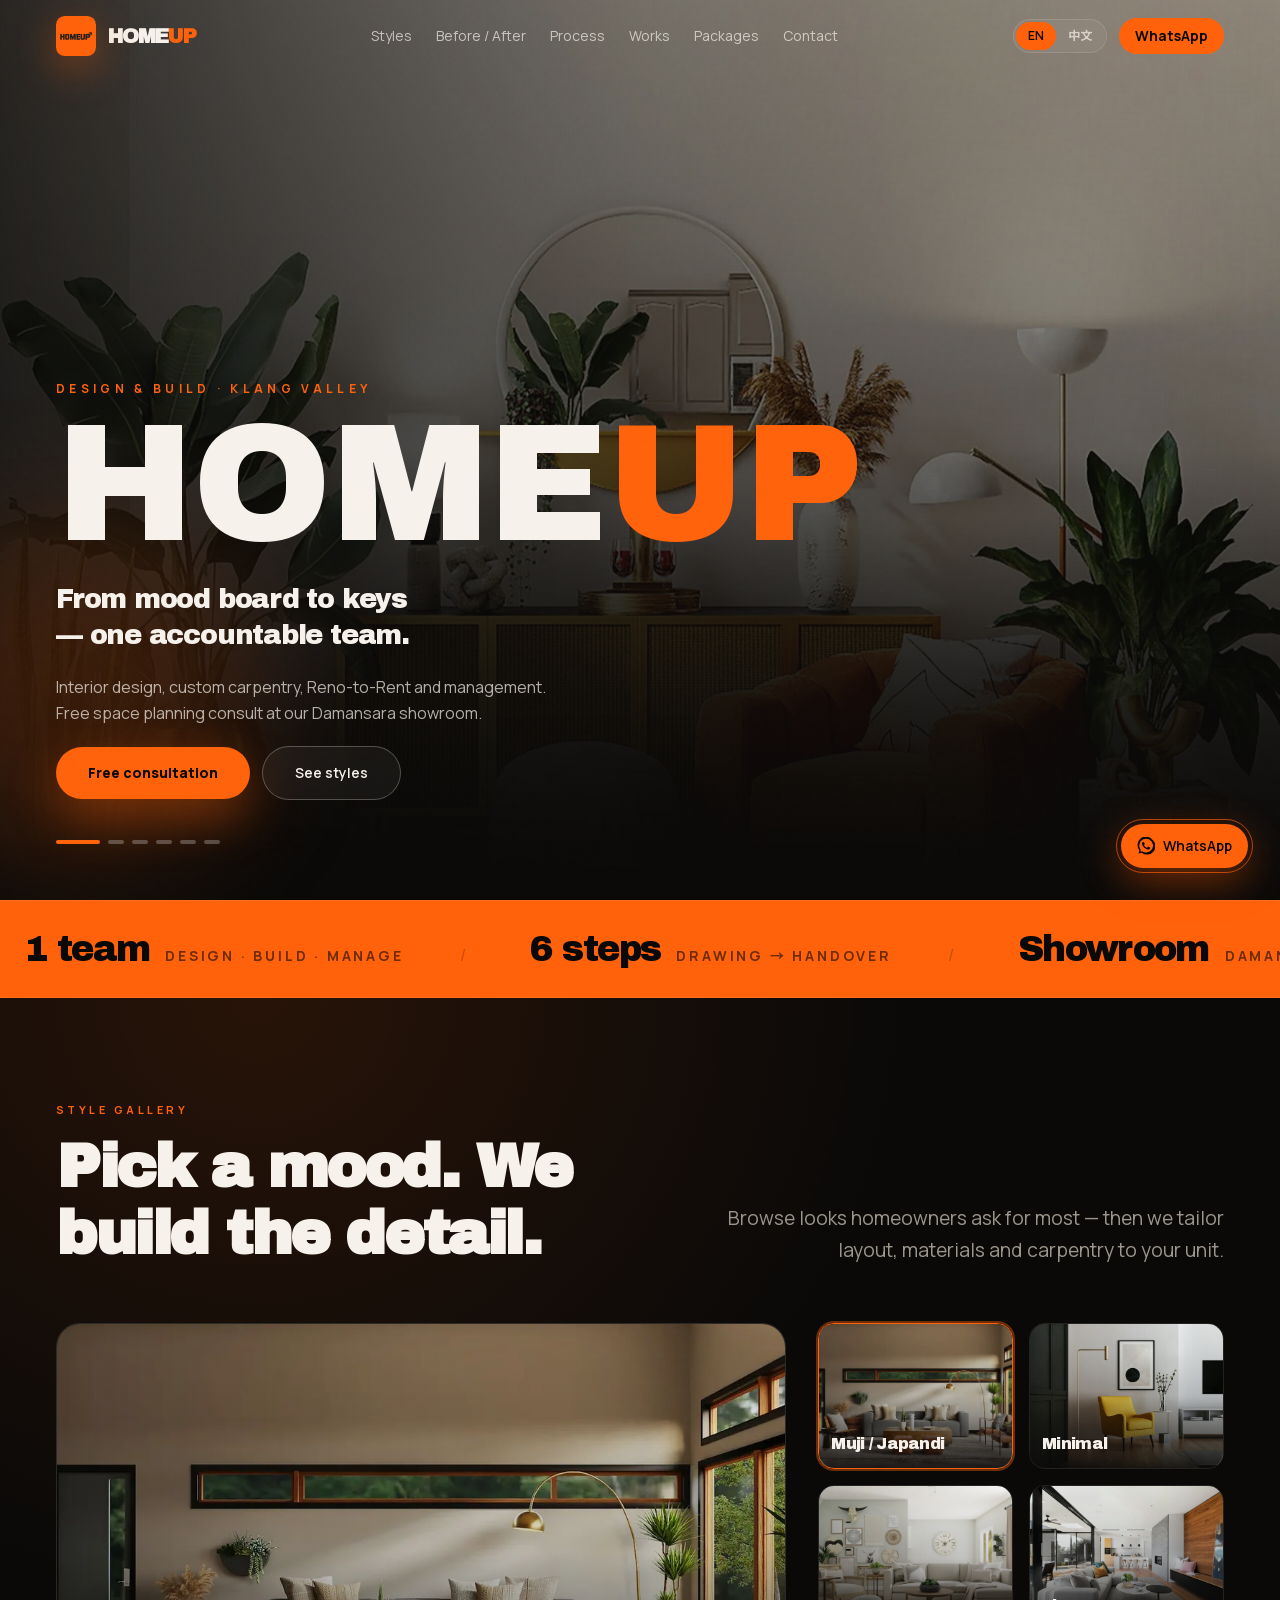
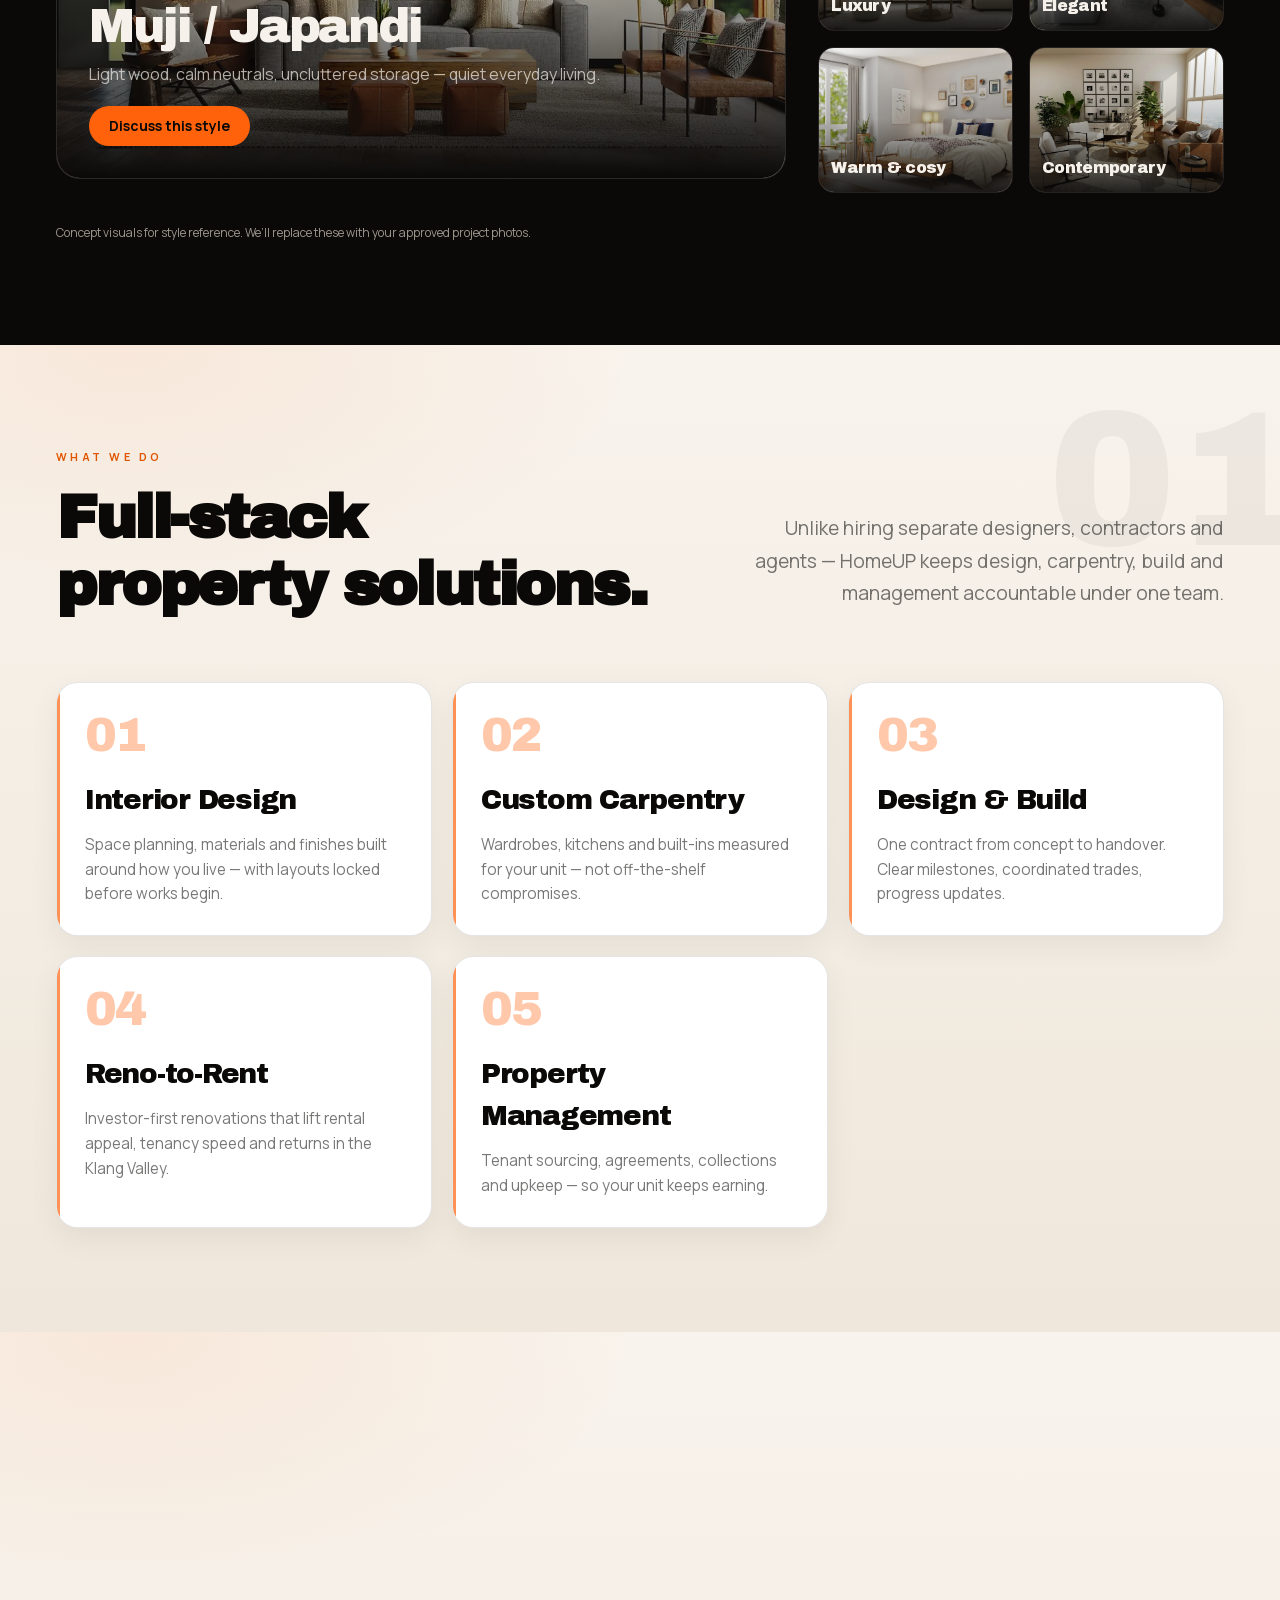
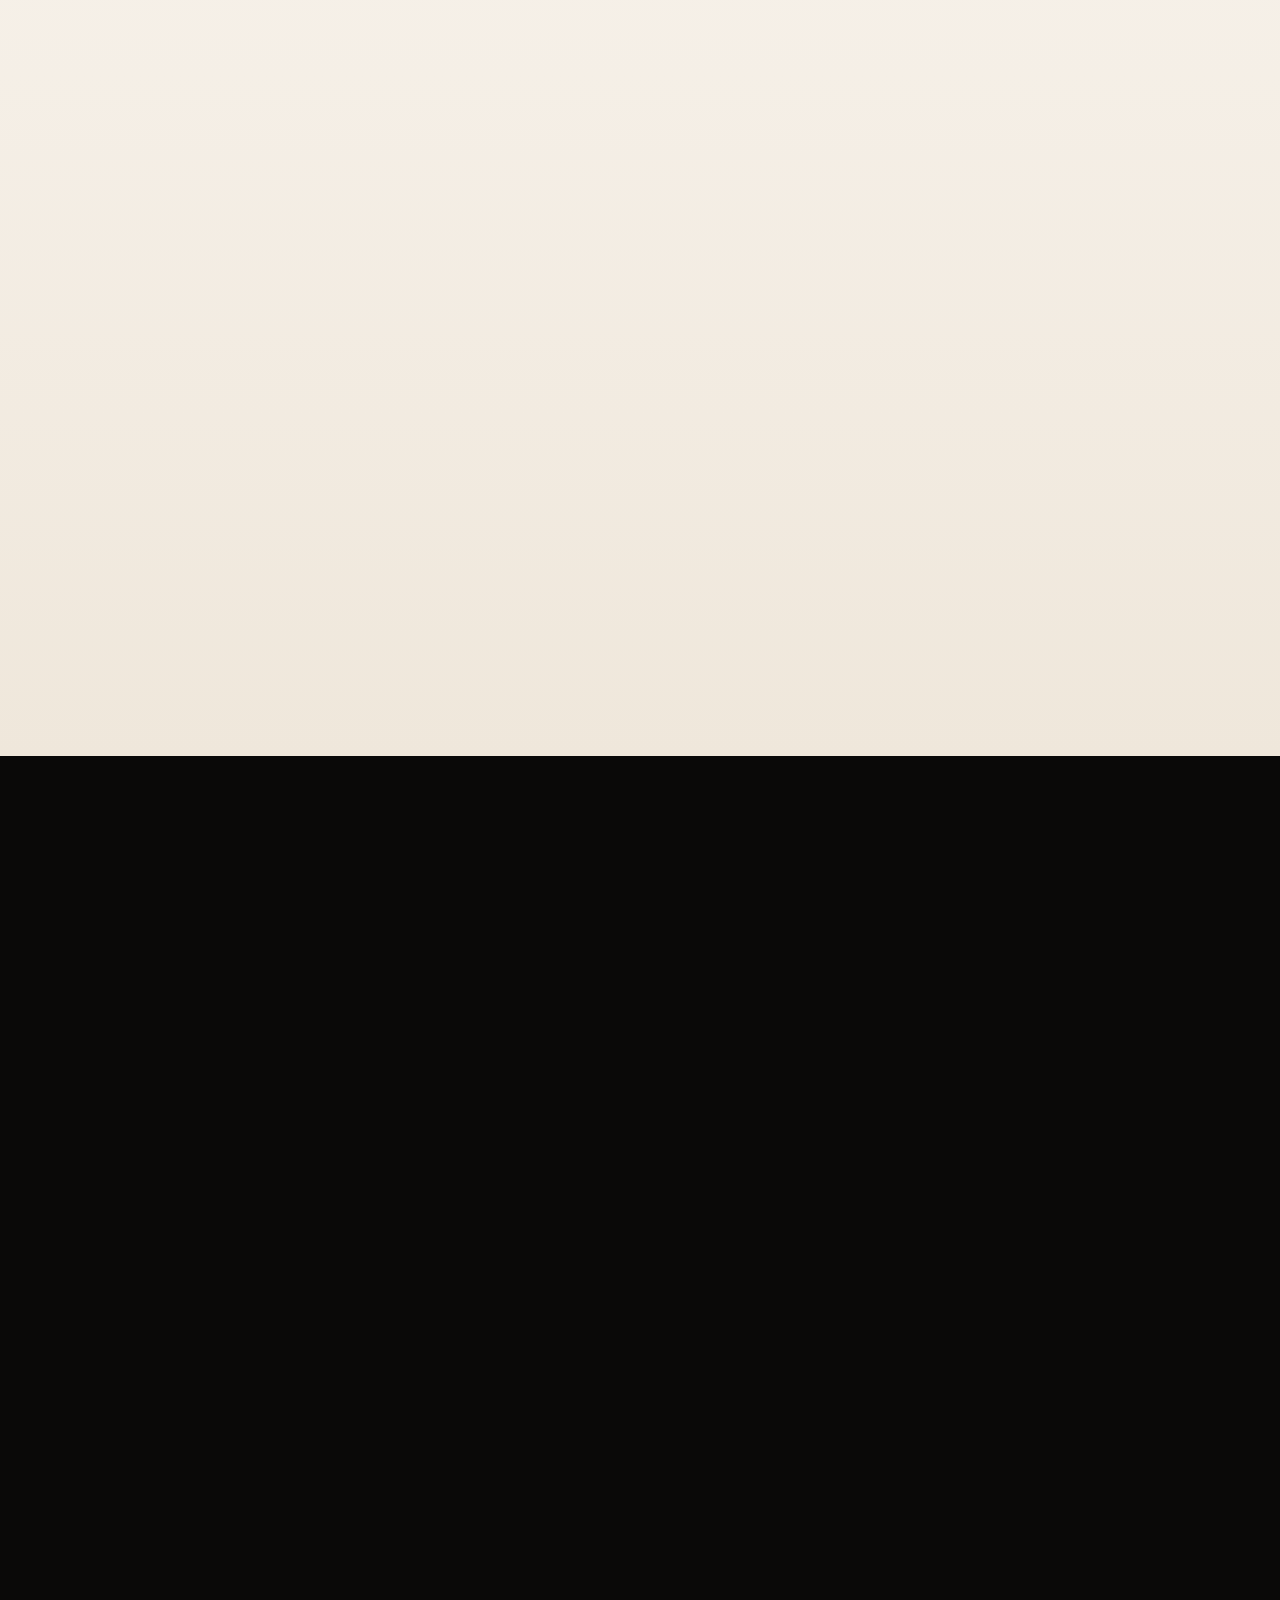
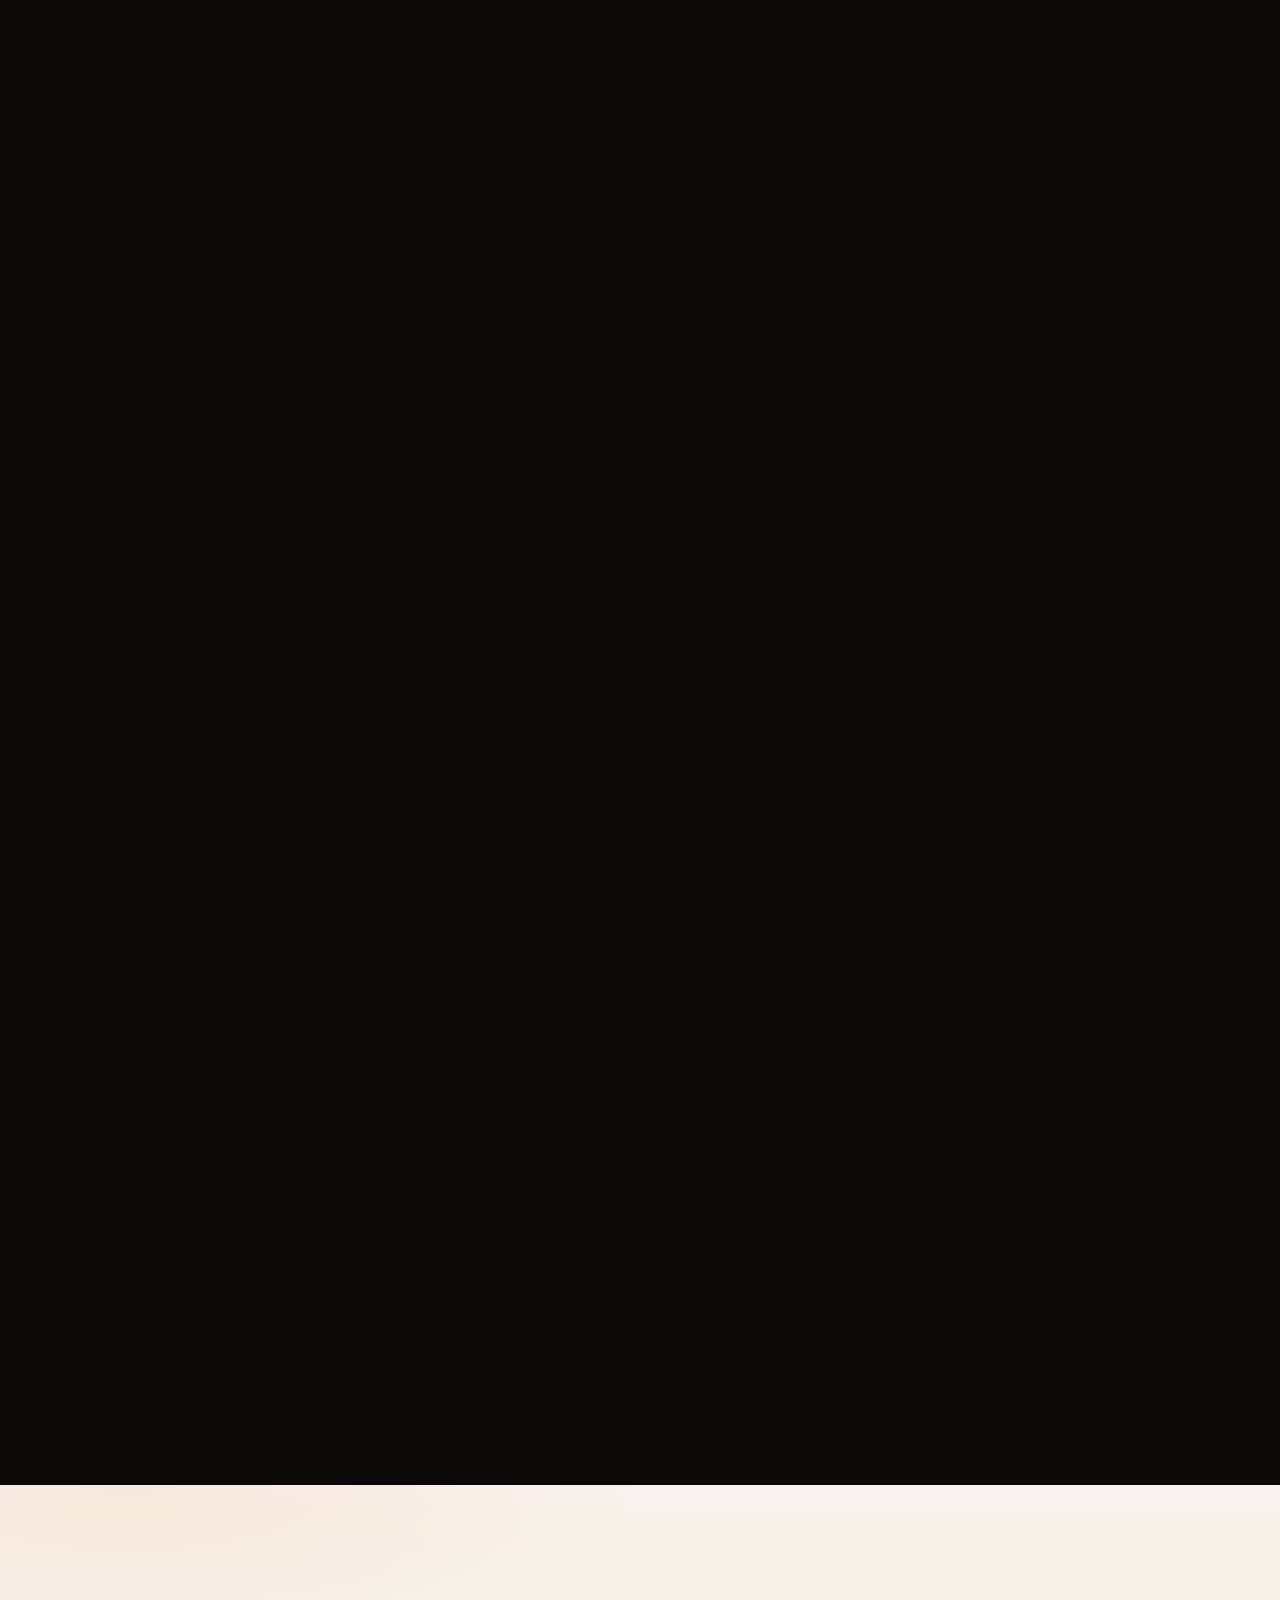
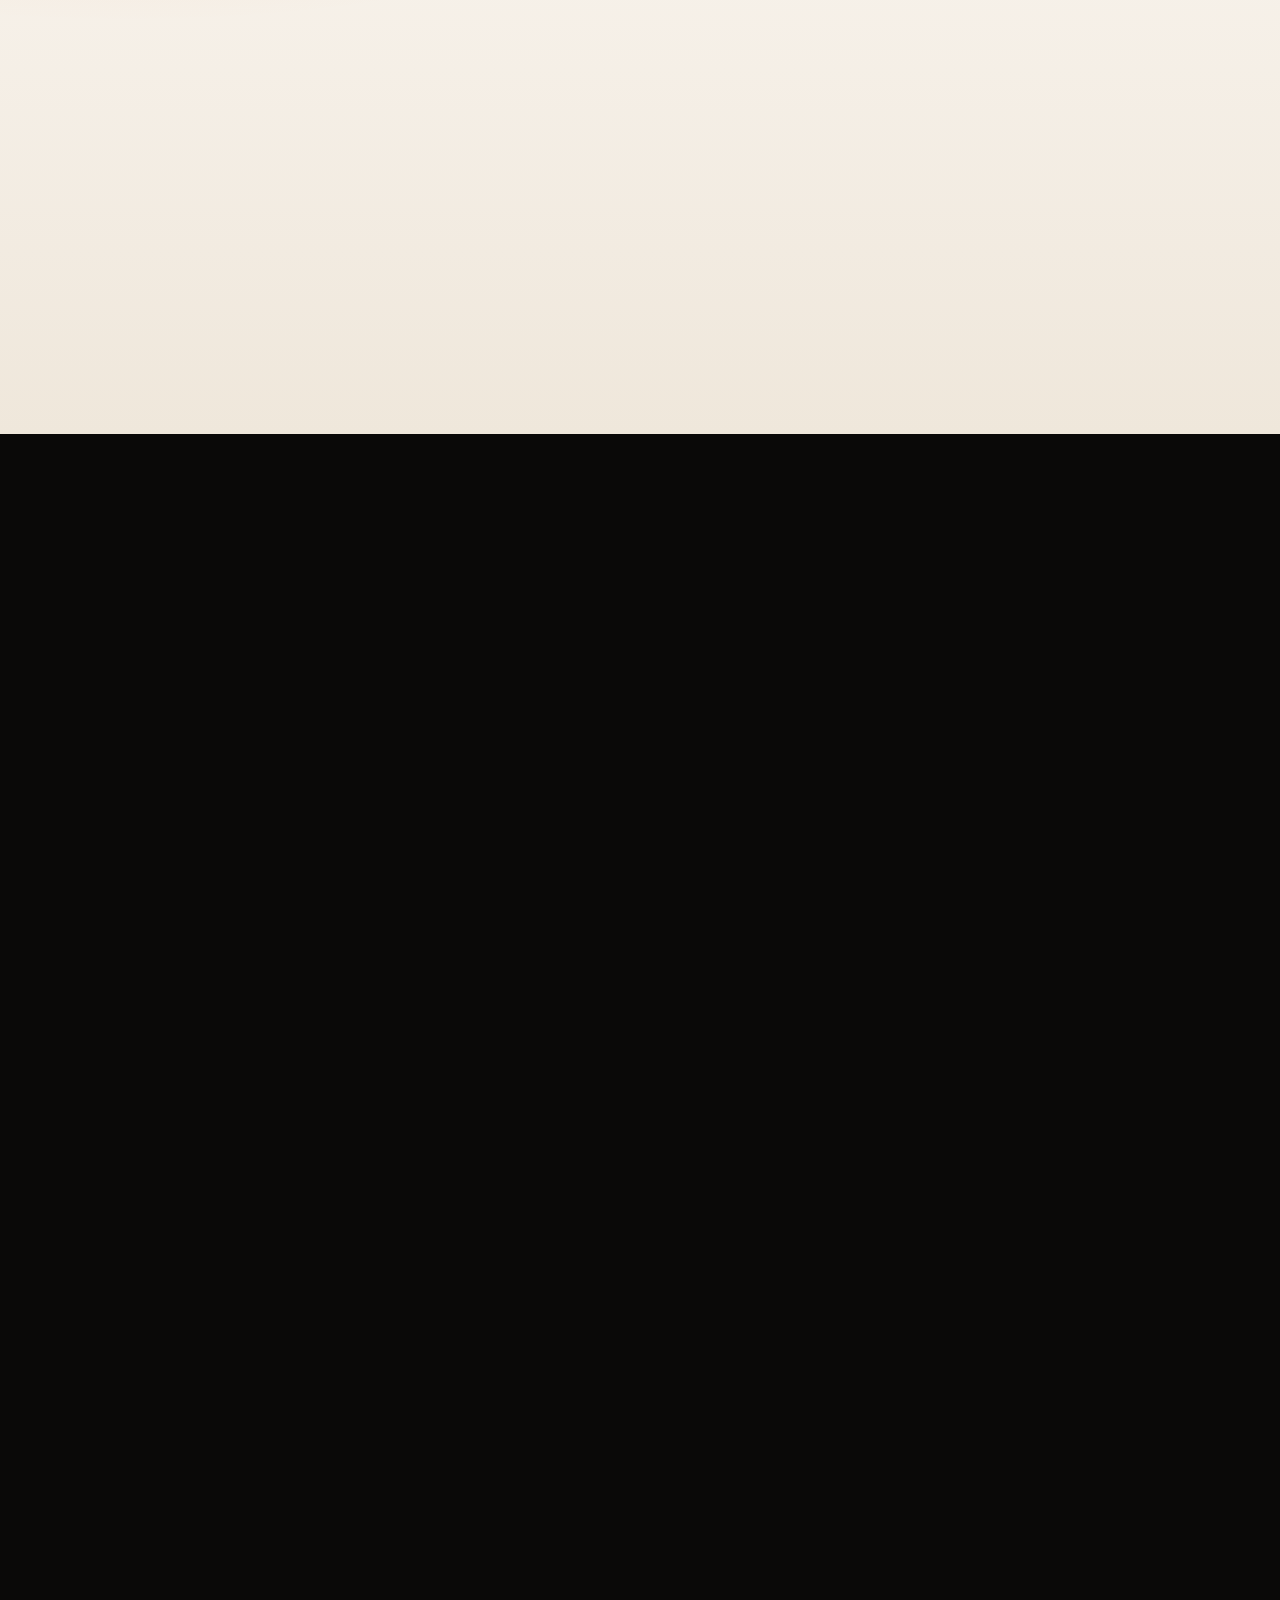
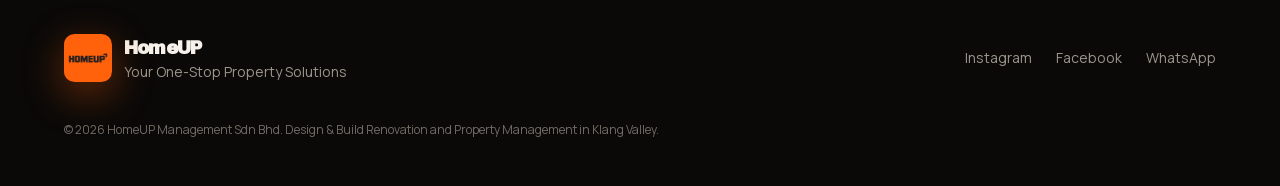
<file: homeup/index.html>
<!DOCTYPE html><html lang="en" class="archivo_black_f88c63ef-module__gXAkTq__variable manrope_510057f2-module__whVr4W__variable noto_sans_sc_1e28db98-module__4zYKka__variable h-full antialiased"><head><meta charSet="utf-8"/><meta name="viewport" content="width=device-width, initial-scale=1"/><link rel="preload" href="/homeup/_next/static/media/5e4d537aaa9e154b-s.p.1ewykk74tw0il.woff2" as="font" crossorigin="" type="font/woff2"/><link rel="preload" href="/homeup/_next/static/media/a343f882a40d2cc9-s.p.1sj6eobyi31rd.woff2" as="font" crossorigin="" type="font/woff2"/><link rel="preload" href="/homeup/_next/static/media/feb57b2dc8f29018-s.p.3qy4m29-cg3o4.woff2" as="font" crossorigin="" type="font/woff2"/><link rel="preload" as="image" href="/homeup/brand/logo-motion.gif"/><link rel="preload" as="image" href="/homeup/stock/hero/hero-1.webp"/><link rel="preload" as="image" href="/homeup/stock/styles/muji.webp"/><link rel="stylesheet" href="/homeup/_next/static/chunks/2o-u-099j7m8a.css" data-precedence="next"/><link rel="stylesheet" href="/homeup/_next/static/chunks/34yft2mam2qtm.css" data-precedence="next"/><link rel="stylesheet" href="/homeup/_next/static/chunks/2ttmi9g5ktvug.css" data-precedence="next"/><link rel="preload" as="script" fetchPriority="low" href="/homeup/_next/static/chunks/2nwqoerny79-z.js"/><script src="/homeup/_next/static/chunks/1xx3iseftuk7r.js" async=""></script><script src="/homeup/_next/static/chunks/3gzxhq9iq6efl.js" async=""></script><script src="/homeup/_next/static/chunks/turbopack-3pwkcg0ptzl6i.js" async=""></script><script src="/homeup/_next/static/chunks/236e3ummpevf7.js" async=""></script><script src="/homeup/_next/static/chunks/14mumt5_n0xhi.js" async=""></script><script src="/homeup/_next/static/chunks/05i7x2246kcne.js" async=""></script><meta name="next-size-adjust" content=""/><title>HomeUP | One-Stop Renovation &amp; Property Solutions</title><meta name="description" content="Design &amp; Build Renovation and Property Management in Klang Valley. Interior design, custom carpentry, Reno-to-Rent, and rental management. 巴生谷一站式装修与物业管理。"/><meta property="og:title" content="HomeUP | One-Stop Renovation &amp; Property Solutions"/><meta property="og:description" content="Helping homeowners &amp; investors create move-in or rental-ready homes across the Klang Valley."/><meta property="og:locale" content="en_MY"/><meta property="og:image" content="https://www.guanzun.my/homeup/homeup/brand/logo.png"/><meta property="og:type" content="website"/><meta name="twitter:card" content="summary_large_image"/><meta name="twitter:title" content="HomeUP | One-Stop Renovation &amp; Property Solutions"/><meta name="twitter:description" content="Helping homeowners &amp; investors create move-in or rental-ready homes across the Klang Valley."/><meta name="twitter:image" content="https://www.guanzun.my/homeup/homeup/brand/logo.png"/><link rel="icon" href="/homeup/favicon.ico" sizes="any"/><link rel="icon" href="/homeup/brand/favicon-32.png" type="image/png" sizes="32x32"/><link rel="icon" href="/homeup/brand/icon-192.png" type="image/png" sizes="192x192"/><link rel="apple-touch-icon" href="/homeup/brand/apple-touch-icon.png" sizes="180x180"/><script src="/homeup/_next/static/chunks/0cz1d0mv5g_q7.js" noModule=""></script></head><body class="flex min-h-full flex-col bg-ink font-sans text-mist"><div hidden=""><!--$--><!--/$--></div><header class="fixed inset-x-0 top-0 z-50 transition-all duration-500 bg-transparent"><div class="mx-auto flex max-w-[90rem] items-center justify-between gap-4 px-5 py-4 md:px-10 lg:px-14"><a href="#top" class="flex items-center gap-3" aria-label="HomeUP"><div class="relative overflow-hidden rounded-[22%] shadow-[0_12px_40px_rgba(255,98,11,0.4)] " style="width:40px;height:40px"><img src="/homeup/brand/logo-motion.gif" alt="HomeUP" width="40" height="40" class="h-full w-full object-cover"/></div><span class="font-display text-lg font-bold tracking-tight text-mist md:text-xl">HOME<span class="text-brand">UP</span></span></a><nav class="hidden items-center gap-6 text-sm font-medium text-mist/70 lg:flex"><a href="#styles" class="relative transition-colors hover:text-mist after:absolute after:-bottom-1 after:left-0 after:h-px after:w-0 after:bg-brand after:transition-all hover:after:w-full">Styles</a><a href="#before-after" class="relative transition-colors hover:text-mist after:absolute after:-bottom-1 after:left-0 after:h-px after:w-0 after:bg-brand after:transition-all hover:after:w-full">Before / After</a><a href="#process" class="relative transition-colors hover:text-mist after:absolute after:-bottom-1 after:left-0 after:h-px after:w-0 after:bg-brand after:transition-all hover:after:w-full">Process</a><a href="#works" class="relative transition-colors hover:text-mist after:absolute after:-bottom-1 after:left-0 after:h-px after:w-0 after:bg-brand after:transition-all hover:after:w-full">Works</a><a href="#packages" class="relative transition-colors hover:text-mist after:absolute after:-bottom-1 after:left-0 after:h-px after:w-0 after:bg-brand after:transition-all hover:after:w-full">Packages</a><a href="#contact" class="relative transition-colors hover:text-mist after:absolute after:-bottom-1 after:left-0 after:h-px after:w-0 after:bg-brand after:transition-all hover:after:w-full">Contact</a></nav><div class="flex items-center gap-2 sm:gap-3"><div class="flex rounded-full border border-white/12 bg-white/5 p-0.5 text-xs font-semibold backdrop-blur" role="group" aria-label="Language"><button type="button" class="relative rounded-full px-3 py-1.5"><span class="absolute inset-0 rounded-full bg-brand"></span><span class="relative z-10 text-ink">EN</span></button><button type="button" class="relative rounded-full px-3 py-1.5"><span class="relative z-10 text-mist/70">中文</span></button></div><a href="https://wa.me/60162554355" target="_blank" rel="noopener noreferrer" class="hidden rounded-full bg-brand px-4 py-2 text-sm font-bold text-ink transition-transform hover:scale-[1.03] hover:bg-brand-hot sm:inline-flex">WhatsApp</a><button type="button" class="inline-flex size-10 items-center justify-center rounded-full border border-white/12 text-mist lg:hidden" aria-label="Menu" aria-expanded="false"><span class="sr-only">Menu</span><div class="space-y-1.5"><span class="block h-0.5 w-4 bg-mist transition "></span><span class="block h-0.5 w-4 bg-mist transition "></span><span class="block h-0.5 w-4 bg-mist transition "></span></div></button></div></div></header><main class="flex-1"><section id="top" class="relative isolate min-h-[100svh] overflow-hidden grain"><div class="absolute inset-0"><div class="absolute inset-0 transition-opacity duration-1000 ease-out will-change-[opacity]" style="opacity:1" aria-hidden="false"><img alt="" loading="eager" decoding="async" data-nimg="fill" class="object-cover" style="position:absolute;height:100%;width:100%;left:0;top:0;right:0;bottom:0;color:transparent" src="/homeup/stock/hero/hero-1.webp"/></div><div class="absolute inset-0 transition-opacity duration-1000 ease-out will-change-[opacity]" style="opacity:0" aria-hidden="true"><img alt="" loading="lazy" decoding="async" data-nimg="fill" class="object-cover" style="position:absolute;height:100%;width:100%;left:0;top:0;right:0;bottom:0;color:transparent" src="/homeup/stock/hero/hero-2.webp"/></div><div class="absolute inset-0 transition-opacity duration-1000 ease-out will-change-[opacity]" style="opacity:0" aria-hidden="true"><img alt="" loading="lazy" decoding="async" data-nimg="fill" class="object-cover" style="position:absolute;height:100%;width:100%;left:0;top:0;right:0;bottom:0;color:transparent" src="/homeup/stock/hero/hero-6.webp"/></div><div class="absolute inset-0 bg-gradient-to-t from-ink via-ink/50 to-ink/25"></div><div class="absolute inset-0 bg-gradient-to-r from-ink/80 via-ink/30 to-transparent"></div><div class="absolute bottom-0 left-0 h-[50%] w-full bg-gradient-to-t from-ink to-transparent"></div><div class="absolute -left-24 bottom-8 size-[18rem] rounded-full bg-brand/18 blur-3xl md:size-[22rem]"></div></div><div class="relative mx-auto flex min-h-[100svh] max-w-[92rem] flex-col justify-end px-5 pb-11 pt-28 md:px-10 md:pb-14 lg:px-14"><p class="mb-3 text-[11px] font-bold uppercase tracking-[0.36em] text-brand md:mb-4 md:text-xs" style="opacity:0;transform:translateY(14px)">Design &amp; Build · Klang Valley</p><h1 class="font-display leading-[0.86] tracking-[-0.04em] text-mist" style="opacity:0;transform:translateY(28px)"><span class="block text-[clamp(4.5rem,22vw,8rem)] md:hidden">HOME<span class="mt-[-0.08em] block text-brand">UP</span></span><span class="hidden whitespace-nowrap text-[clamp(5.5rem,13vw,10.5rem)] md:block">HOME<span class="text-brand">UP</span></span></h1><div class="mt-5 flex max-w-2xl flex-col gap-4 md:mt-6 md:gap-5"><p class="font-display text-[clamp(1.15rem,2.2vw,1.7rem)] leading-[1.35] tracking-normal text-mist md:tracking-[-0.02em]" style="opacity:0;transform:translateY(16px)">From mood board to keys — one accountable team.</p><p class="max-w-lg text-[0.95rem] leading-relaxed text-mist/70 md:text-base" style="opacity:0;transform:translateY(12px)">Interior design, custom carpentry, Reno-to-Rent and management. Free space planning consult at our Damansara showroom.</p><div class="flex flex-wrap items-center gap-3" style="opacity:0;transform:translateY(12px)"><a href="https://wa.me/60162554355?text=Hi%20HomeUP%2C%20I%27d%20like%20a%20free%20space%20planning%20consultation%20for%20my%20home." target="_blank" rel="noopener noreferrer" class="inline-flex items-center justify-center rounded-full bg-brand px-8 py-4 text-sm font-extrabold text-ink shadow-[0_18px_50px_rgba(255,98,11,0.4)] transition-transform hover:scale-[1.03] hover:bg-white">Free consultation</a><a href="#styles" class="inline-flex items-center justify-center rounded-full border border-white/25 bg-white/5 px-8 py-4 text-sm font-semibold text-mist backdrop-blur-sm transition-colors hover:border-brand hover:text-brand">See styles</a></div></div><div class="mt-8 flex items-center gap-2 md:mt-10"><button type="button" aria-label="Slide 1" class="h-1 rounded-full transition-all duration-500 w-11 bg-brand"></button><button type="button" aria-label="Slide 2" class="h-1 rounded-full transition-all duration-500 w-4 bg-white/25 hover:bg-white/45"></button><button type="button" aria-label="Slide 3" class="h-1 rounded-full transition-all duration-500 w-4 bg-white/25 hover:bg-white/45"></button><button type="button" aria-label="Slide 4" class="h-1 rounded-full transition-all duration-500 w-4 bg-white/25 hover:bg-white/45"></button><button type="button" aria-label="Slide 5" class="h-1 rounded-full transition-all duration-500 w-4 bg-white/25 hover:bg-white/45"></button><button type="button" aria-label="Slide 6" class="h-1 rounded-full transition-all duration-500 w-4 bg-white/25 hover:bg-white/45"></button></div></div></section><section class="relative overflow-hidden border-y border-white/8 bg-brand py-5 md:py-7"><div class="marquee-slow flex items-center gap-10 whitespace-nowrap px-6 md:gap-16 is-paused"><div class="flex items-baseline gap-3 md:gap-4"><span class="font-display text-2xl tracking-tight text-ink md:text-4xl">1 team</span><span class="text-xs font-bold uppercase tracking-[0.2em] text-ink/60 md:text-sm">Design · Build · Manage</span><span class="ml-6 text-ink/25 md:ml-10" aria-hidden="true">/</span></div><div class="flex items-baseline gap-3 md:gap-4"><span class="font-display text-2xl tracking-tight text-ink md:text-4xl">6 steps</span><span class="text-xs font-bold uppercase tracking-[0.2em] text-ink/60 md:text-sm">Drawing → handover</span><span class="ml-6 text-ink/25 md:ml-10" aria-hidden="true">/</span></div><div class="flex items-baseline gap-3 md:gap-4"><span class="font-display text-2xl tracking-tight text-ink md:text-4xl">Showroom</span><span class="text-xs font-bold uppercase tracking-[0.2em] text-ink/60 md:text-sm">Damansara Perdana</span><span class="ml-6 text-ink/25 md:ml-10" aria-hidden="true">/</span></div><div class="flex items-baseline gap-3 md:gap-4"><span class="font-display text-2xl tracking-tight text-ink md:text-4xl">Weekends</span><span class="text-xs font-bold uppercase tracking-[0.2em] text-ink/60 md:text-sm">Open 9AM–6PM</span><span class="ml-6 text-ink/25 md:ml-10" aria-hidden="true">/</span></div><div class="flex items-baseline gap-3 md:gap-4"><span class="font-display text-2xl tracking-tight text-ink md:text-4xl">1 team</span><span class="text-xs font-bold uppercase tracking-[0.2em] text-ink/60 md:text-sm">Design · Build · Manage</span><span class="ml-6 text-ink/25 md:ml-10" aria-hidden="true">/</span></div><div class="flex items-baseline gap-3 md:gap-4"><span class="font-display text-2xl tracking-tight text-ink md:text-4xl">6 steps</span><span class="text-xs font-bold uppercase tracking-[0.2em] text-ink/60 md:text-sm">Drawing → handover</span><span class="ml-6 text-ink/25 md:ml-10" aria-hidden="true">/</span></div><div class="flex items-baseline gap-3 md:gap-4"><span class="font-display text-2xl tracking-tight text-ink md:text-4xl">Showroom</span><span class="text-xs font-bold uppercase tracking-[0.2em] text-ink/60 md:text-sm">Damansara Perdana</span><span class="ml-6 text-ink/25 md:ml-10" aria-hidden="true">/</span></div><div class="flex items-baseline gap-3 md:gap-4"><span class="font-display text-2xl tracking-tight text-ink md:text-4xl">Weekends</span><span class="text-xs font-bold uppercase tracking-[0.2em] text-ink/60 md:text-sm">Open 9AM–6PM</span><span class="ml-6 text-ink/25 md:ml-10" aria-hidden="true">/</span></div><div class="flex items-baseline gap-3 md:gap-4"><span class="font-display text-2xl tracking-tight text-ink md:text-4xl">1 team</span><span class="text-xs font-bold uppercase tracking-[0.2em] text-ink/60 md:text-sm">Design · Build · Manage</span><span class="ml-6 text-ink/25 md:ml-10" aria-hidden="true">/</span></div><div class="flex items-baseline gap-3 md:gap-4"><span class="font-display text-2xl tracking-tight text-ink md:text-4xl">6 steps</span><span class="text-xs font-bold uppercase tracking-[0.2em] text-ink/60 md:text-sm">Drawing → handover</span><span class="ml-6 text-ink/25 md:ml-10" aria-hidden="true">/</span></div><div class="flex items-baseline gap-3 md:gap-4"><span class="font-display text-2xl tracking-tight text-ink md:text-4xl">Showroom</span><span class="text-xs font-bold uppercase tracking-[0.2em] text-ink/60 md:text-sm">Damansara Perdana</span><span class="ml-6 text-ink/25 md:ml-10" aria-hidden="true">/</span></div><div class="flex items-baseline gap-3 md:gap-4"><span class="font-display text-2xl tracking-tight text-ink md:text-4xl">Weekends</span><span class="text-xs font-bold uppercase tracking-[0.2em] text-ink/60 md:text-sm">Open 9AM–6PM</span><span class="ml-6 text-ink/25 md:ml-10" aria-hidden="true">/</span></div></div></section><section id="styles" class="section-pad relative overflow-hidden"><div class="pointer-events-none absolute inset-0 bg-[radial-gradient(ellipse_at_20%_0%,rgba(255,98,11,0.12),transparent_45%)]"></div><div class="relative mx-auto max-w-[90rem]"><div style="opacity:0;transform:translateY(20px)"><div class="grid gap-6 md:grid-cols-[1.1fr_0.9fr] md:items-end"><div><p class="eyebrow">Style gallery</p><h2 class="display-lg mt-4 text-mist">Pick a mood. We build the detail.</h2></div><p class="lede md:text-right">Browse looks homeowners ask for most — then we tailor layout, materials and carpentry to your unit.</p></div></div><div class="mt-10 grid gap-6 lg:mt-14 lg:grid-cols-[1.35fr_0.75fr] lg:gap-8"><div style="opacity:0;transform:translateY(20px)"><div class="relative aspect-[4/3] overflow-hidden rounded-[1.5rem] border border-white/10 bg-ink-elevated sm:aspect-[16/10]"><div class="absolute inset-0" style="opacity:0;transform:scale(1.04)"><img alt="Muji / Japandi" decoding="async" data-nimg="fill" class="object-cover" style="position:absolute;height:100%;width:100%;left:0;top:0;right:0;bottom:0;color:transparent" src="/homeup/stock/styles/muji.webp"/></div><div class="absolute inset-0 bg-gradient-to-t from-ink via-ink/20 to-transparent"></div><div class="absolute inset-x-0 bottom-0 p-6 md:p-8"><p class="font-display text-3xl tracking-tight text-mist md:text-5xl">Muji / Japandi</p><p class="mt-3 max-w-lg text-sm text-mist/70 md:text-base">Light wood, calm neutrals, uncluttered storage — quiet everyday living.</p><a href="https://wa.me/60162554355?text=Hi%20HomeUP%2C%20I&#x27;m%20interested%20in%20the%20Muji%20%2F%20Japandi%20style." target="_blank" rel="noopener noreferrer" class="mt-5 inline-flex rounded-full bg-brand px-5 py-2.5 text-sm font-bold text-ink transition-transform hover:scale-[1.03]">Discuss this style</a></div></div></div><div class="grid grid-cols-2 gap-3 sm:grid-cols-3 lg:grid-cols-2 lg:gap-4"><button type="button" class="group relative aspect-[4/3] overflow-hidden rounded-2xl border text-left transition-all border-brand ring-2 ring-brand/40"><img alt="Muji / Japandi" loading="lazy" decoding="async" data-nimg="fill" class="object-cover transition-transform duration-500 group-hover:scale-105" style="position:absolute;height:100%;width:100%;left:0;top:0;right:0;bottom:0;color:transparent" src="/homeup/stock/styles/muji.webp"/><div class="absolute inset-0 bg-gradient-to-t from-ink/90 via-ink/20 to-transparent"></div><span class="absolute inset-x-0 bottom-0 p-3 font-display text-sm tracking-tight text-mist md:text-base">Muji / Japandi</span></button><button type="button" class="group relative aspect-[4/3] overflow-hidden rounded-2xl border text-left transition-all border-white/10 hover:border-white/30"><img alt="Minimal" loading="lazy" decoding="async" data-nimg="fill" class="object-cover transition-transform duration-500 group-hover:scale-105" style="position:absolute;height:100%;width:100%;left:0;top:0;right:0;bottom:0;color:transparent" src="/homeup/stock/styles/minimal.webp"/><div class="absolute inset-0 bg-gradient-to-t from-ink/90 via-ink/20 to-transparent"></div><span class="absolute inset-x-0 bottom-0 p-3 font-display text-sm tracking-tight text-mist md:text-base">Minimal</span></button><button type="button" class="group relative aspect-[4/3] overflow-hidden rounded-2xl border text-left transition-all border-white/10 hover:border-white/30"><img alt="Luxury" loading="lazy" decoding="async" data-nimg="fill" class="object-cover transition-transform duration-500 group-hover:scale-105" style="position:absolute;height:100%;width:100%;left:0;top:0;right:0;bottom:0;color:transparent" src="/homeup/stock/styles/luxury.webp"/><div class="absolute inset-0 bg-gradient-to-t from-ink/90 via-ink/20 to-transparent"></div><span class="absolute inset-x-0 bottom-0 p-3 font-display text-sm tracking-tight text-mist md:text-base">Luxury</span></button><button type="button" class="group relative aspect-[4/3] overflow-hidden rounded-2xl border text-left transition-all border-white/10 hover:border-white/30"><img alt="Elegant" loading="lazy" decoding="async" data-nimg="fill" class="object-cover transition-transform duration-500 group-hover:scale-105" style="position:absolute;height:100%;width:100%;left:0;top:0;right:0;bottom:0;color:transparent" src="/homeup/stock/styles/elegant.webp"/><div class="absolute inset-0 bg-gradient-to-t from-ink/90 via-ink/20 to-transparent"></div><span class="absolute inset-x-0 bottom-0 p-3 font-display text-sm tracking-tight text-mist md:text-base">Elegant</span></button><button type="button" class="group relative aspect-[4/3] overflow-hidden rounded-2xl border text-left transition-all border-white/10 hover:border-white/30"><img alt="Warm &amp; cosy" loading="lazy" decoding="async" data-nimg="fill" class="object-cover transition-transform duration-500 group-hover:scale-105" style="position:absolute;height:100%;width:100%;left:0;top:0;right:0;bottom:0;color:transparent" src="/homeup/stock/styles/warm.webp"/><div class="absolute inset-0 bg-gradient-to-t from-ink/90 via-ink/20 to-transparent"></div><span class="absolute inset-x-0 bottom-0 p-3 font-display text-sm tracking-tight text-mist md:text-base">Warm &amp; cosy</span></button><button type="button" class="group relative aspect-[4/3] overflow-hidden rounded-2xl border text-left transition-all border-white/10 hover:border-white/30"><img alt="Contemporary" loading="lazy" decoding="async" data-nimg="fill" class="object-cover transition-transform duration-500 group-hover:scale-105" style="position:absolute;height:100%;width:100%;left:0;top:0;right:0;bottom:0;color:transparent" src="/homeup/stock/styles/contemporary.webp"/><div class="absolute inset-0 bg-gradient-to-t from-ink/90 via-ink/20 to-transparent"></div><span class="absolute inset-x-0 bottom-0 p-3 font-display text-sm tracking-tight text-mist md:text-base">Contemporary</span></button></div></div><p class="mt-6 text-xs text-muted md:mt-8">Concept visuals for style reference. We’ll replace these with your approved project photos.</p></div></section><section id="services" class="section-pad section-light relative overflow-hidden"><div aria-hidden="true" class="pointer-events-none absolute -right-6 top-10 z-0 hidden select-none text-[min(18vw,12rem)] leading-none text-ink/[0.045] lg:block" style="font-family:var(--font-display), system-ui, sans-serif">01</div><div class="relative z-10 mx-auto max-w-[90rem]"><div style="opacity:0;transform:translateY(20px)"><div class="grid gap-6 md:grid-cols-[1.15fr_0.85fr] md:items-end md:gap-16"><div class="min-w-0"><p class="eyebrow">What we do</p><h2 class="display-lg mt-5">Full-stack property solutions.</h2></div><p class="lede relative z-10 max-w-md md:justify-self-end md:pb-2 md:text-right">Unlike hiring separate designers, contractors and agents — HomeUP keeps design, carpentry, build and management accountable under one team.</p></div></div><div class="mt-12 grid gap-4 sm:grid-cols-2 lg:mt-16 lg:grid-cols-3 lg:gap-5"><div style="opacity:0;transform:translateY(18px)"><article class="group relative flex h-full flex-col overflow-hidden rounded-[1.35rem] border border-ink/10 bg-white p-6 shadow-[0_10px_30px_rgba(10,9,8,0.06)] transition-shadow hover:border-brand/35 hover:shadow-[0_18px_40px_rgba(10,9,8,0.1)] md:p-7"><span aria-hidden="true" class="absolute inset-y-0 left-0 w-[3px] bg-brand/70 transition-all group-hover:w-1 group-hover:bg-brand"></span><span class="font-display text-4xl leading-none tracking-tight text-brand/35 transition-colors group-hover:text-brand md:text-5xl">01</span><h3 class="mt-5 font-display text-[1.45rem] tracking-tight text-ink md:text-[1.75rem]">Interior Design</h3><p class="mt-3 flex-1 text-sm leading-relaxed text-ink/55 md:text-[0.95rem]">Space planning, materials and finishes built around how you live — with layouts locked before works begin.</p></article></div><div style="opacity:0;transform:translateY(18px)"><article class="group relative flex h-full flex-col overflow-hidden rounded-[1.35rem] border border-ink/10 bg-white p-6 shadow-[0_10px_30px_rgba(10,9,8,0.06)] transition-shadow hover:border-brand/35 hover:shadow-[0_18px_40px_rgba(10,9,8,0.1)] md:p-7"><span aria-hidden="true" class="absolute inset-y-0 left-0 w-[3px] bg-brand/70 transition-all group-hover:w-1 group-hover:bg-brand"></span><span class="font-display text-4xl leading-none tracking-tight text-brand/35 transition-colors group-hover:text-brand md:text-5xl">02</span><h3 class="mt-5 font-display text-[1.45rem] tracking-tight text-ink md:text-[1.75rem]">Custom Carpentry</h3><p class="mt-3 flex-1 text-sm leading-relaxed text-ink/55 md:text-[0.95rem]">Wardrobes, kitchens and built-ins measured for your unit — not off-the-shelf compromises.</p></article></div><div style="opacity:0;transform:translateY(18px)"><article class="group relative flex h-full flex-col overflow-hidden rounded-[1.35rem] border border-ink/10 bg-white p-6 shadow-[0_10px_30px_rgba(10,9,8,0.06)] transition-shadow hover:border-brand/35 hover:shadow-[0_18px_40px_rgba(10,9,8,0.1)] md:p-7"><span aria-hidden="true" class="absolute inset-y-0 left-0 w-[3px] bg-brand/70 transition-all group-hover:w-1 group-hover:bg-brand"></span><span class="font-display text-4xl leading-none tracking-tight text-brand/35 transition-colors group-hover:text-brand md:text-5xl">03</span><h3 class="mt-5 font-display text-[1.45rem] tracking-tight text-ink md:text-[1.75rem]">Design &amp; Build</h3><p class="mt-3 flex-1 text-sm leading-relaxed text-ink/55 md:text-[0.95rem]">One contract from concept to handover. Clear milestones, coordinated trades, progress updates.</p></article></div><div style="opacity:0;transform:translateY(18px)"><article class="group relative flex h-full flex-col overflow-hidden rounded-[1.35rem] border border-ink/10 bg-white p-6 shadow-[0_10px_30px_rgba(10,9,8,0.06)] transition-shadow hover:border-brand/35 hover:shadow-[0_18px_40px_rgba(10,9,8,0.1)] md:p-7"><span aria-hidden="true" class="absolute inset-y-0 left-0 w-[3px] bg-brand/70 transition-all group-hover:w-1 group-hover:bg-brand"></span><span class="font-display text-4xl leading-none tracking-tight text-brand/35 transition-colors group-hover:text-brand md:text-5xl">04</span><h3 class="mt-5 font-display text-[1.45rem] tracking-tight text-ink md:text-[1.75rem]">Reno-to-Rent</h3><p class="mt-3 flex-1 text-sm leading-relaxed text-ink/55 md:text-[0.95rem]">Investor-first renovations that lift rental appeal, tenancy speed and returns in the Klang Valley.</p></article></div><div style="opacity:0;transform:translateY(18px)"><article class="group relative flex h-full flex-col overflow-hidden rounded-[1.35rem] border border-ink/10 bg-white p-6 shadow-[0_10px_30px_rgba(10,9,8,0.06)] transition-shadow hover:border-brand/35 hover:shadow-[0_18px_40px_rgba(10,9,8,0.1)] md:p-7"><span aria-hidden="true" class="absolute inset-y-0 left-0 w-[3px] bg-brand/70 transition-all group-hover:w-1 group-hover:bg-brand"></span><span class="font-display text-4xl leading-none tracking-tight text-brand/35 transition-colors group-hover:text-brand md:text-5xl">05</span><h3 class="mt-5 font-display text-[1.45rem] tracking-tight text-ink md:text-[1.75rem]">Property Management</h3><p class="mt-3 flex-1 text-sm leading-relaxed text-ink/55 md:text-[0.95rem]">Tenant sourcing, agreements, collections and upkeep — so your unit keeps earning.</p></article></div></div></div></section><section id="before-after" class="section-pad section-light relative overflow-hidden"><div class="relative mx-auto max-w-[90rem]"><div style="opacity:0;transform:translateY(20px)"><div class="grid gap-5 md:grid-cols-[1.2fr_0.8fr] md:items-end"><div><p class="eyebrow">Before &amp; after</p><h2 class="display-lg mt-4">See the jump — empty shell to finished home.</h2></div><p class="lede md:text-right">Drag the slider to compare. Real HomeUP case photos will replace these concept pairs once confirmed.</p></div></div><div class="mt-12 grid gap-10 md:mt-14 md:grid-cols-2 md:gap-8"><div style="opacity:0;transform:translateY(20px)"><div class="relative aspect-[16/11] touch-none overflow-hidden rounded-[1.5rem] border border-ink/10 bg-ink select-none" role="img" aria-label="Living transformation"><img alt="" loading="lazy" decoding="async" data-nimg="fill" class="object-cover" style="position:absolute;height:100%;width:100%;left:0;top:0;right:0;bottom:0;color:transparent" src="/homeup/stock/before-after/living-after.webp"/><div class="absolute inset-0" style="clip-path:inset(0 32% 0 0)"><img alt="" loading="lazy" decoding="async" data-nimg="fill" class="object-cover" style="position:absolute;height:100%;width:100%;left:0;top:0;right:0;bottom:0;color:transparent" src="/homeup/stock/before-after/living-before.webp"/></div><div class="absolute inset-y-0 z-10 w-0.5 -translate-x-1/2 bg-brand" style="left:68%"><div class="absolute top-1/2 left-1/2 flex size-12 -translate-x-1/2 -translate-y-1/2 items-center justify-center rounded-full border-2 border-brand bg-ink text-[11px] font-extrabold tracking-tight text-brand shadow-[0_8px_30px_rgba(0,0,0,0.45)]">◀▶</div></div><span class="absolute top-4 left-4 rounded-full bg-ink/75 px-3 py-1 text-[10px] font-bold uppercase tracking-[0.18em] text-mist backdrop-blur">Before</span><span class="absolute top-4 right-4 rounded-full bg-brand px-3 py-1 text-[10px] font-bold uppercase tracking-[0.18em] text-ink">After</span></div><h3 class="mt-5 font-display text-2xl tracking-tight text-ink md:text-3xl">Living transformation</h3><p class="mt-2 text-sm leading-relaxed text-ink/55 md:text-base">From bare unit to a lived-in layout with carpentry, lighting and furniture rhythm.</p></div><div style="opacity:0;transform:translateY(20px)"><div class="relative aspect-[16/11] touch-none overflow-hidden rounded-[1.5rem] border border-ink/10 bg-ink select-none" role="img" aria-label="Kitchen &amp; wet works"><img alt="" loading="lazy" decoding="async" data-nimg="fill" class="object-cover" style="position:absolute;height:100%;width:100%;left:0;top:0;right:0;bottom:0;color:transparent" src="/homeup/stock/before-after/kitchen-after.webp"/><div class="absolute inset-0" style="clip-path:inset(0 32% 0 0)"><img alt="" loading="lazy" decoding="async" data-nimg="fill" class="object-cover" style="position:absolute;height:100%;width:100%;left:0;top:0;right:0;bottom:0;color:transparent" src="/homeup/stock/before-after/kitchen-before.webp"/></div><div class="absolute inset-y-0 z-10 w-0.5 -translate-x-1/2 bg-brand" style="left:68%"><div class="absolute top-1/2 left-1/2 flex size-12 -translate-x-1/2 -translate-y-1/2 items-center justify-center rounded-full border-2 border-brand bg-ink text-[11px] font-extrabold tracking-tight text-brand shadow-[0_8px_30px_rgba(0,0,0,0.45)]">◀▶</div></div><span class="absolute top-4 left-4 rounded-full bg-ink/75 px-3 py-1 text-[10px] font-bold uppercase tracking-[0.18em] text-mist backdrop-blur">Before</span><span class="absolute top-4 right-4 rounded-full bg-brand px-3 py-1 text-[10px] font-bold uppercase tracking-[0.18em] text-ink">After</span></div><h3 class="mt-5 font-display text-2xl tracking-tight text-ink md:text-3xl">Kitchen &amp; wet works</h3><p class="mt-2 text-sm leading-relaxed text-ink/55 md:text-base">Work triangle, durable finishes and built-ins planned before site starts.</p></div></div><p class="mt-8 text-xs text-ink/45">Placeholder concept imagery — swap in client site photos anytime.</p></div></section><section id="process" class="section-pad relative overflow-hidden"><div class="pointer-events-none absolute inset-0 bg-[radial-gradient(ellipse_at_80%_10%,rgba(255,98,11,0.14),transparent_50%)]"></div><div class="relative mx-auto max-w-[90rem]"><div style="opacity:0;transform:translateY(20px)"><div class="grid gap-5 md:grid-cols-[1.15fr_0.85fr] md:items-end"><div><p class="eyebrow">The reno journey</p><h2 class="display-lg mt-4 text-mist">From drawings to keys.</h2></div><p class="lede md:text-right">Drawing → wiring → materials → build → style → handover — every layer of a professional reno, made clear.</p></div></div><div class="mt-12 grid gap-4 sm:grid-cols-2 lg:mt-16 lg:grid-cols-3 lg:gap-5"><div style="opacity:0;transform:translateY(18px)"><article class="group flex h-full flex-col overflow-hidden rounded-[1.35rem] border border-white/10 bg-ink-elevated"><div class="relative aspect-[16/11] overflow-hidden"><img alt="Drawings &amp; space plan" loading="lazy" decoding="async" data-nimg="fill" class="object-cover transition-transform duration-700 group-hover:scale-105" style="position:absolute;height:100%;width:100%;left:0;top:0;right:0;bottom:0;color:transparent" src="/homeup/stock/journey/01-drawing.webp"/><div class="absolute inset-0 bg-gradient-to-t from-ink via-transparent to-transparent opacity-80"></div><span class="absolute top-4 left-4 font-display text-4xl leading-none text-brand md:text-5xl">01</span></div><div class="flex flex-1 flex-col p-5 md:p-6"><h3 class="font-display text-xl tracking-tight text-mist md:text-2xl">Drawings &amp; space plan</h3><p class="mt-2 text-sm leading-relaxed text-muted">Layouts, elevations and look-and-feel locked so the build has a clear target.</p></div></article></div><div style="opacity:0;transform:translateY(18px)"><article class="group flex h-full flex-col overflow-hidden rounded-[1.35rem] border border-white/10 bg-ink-elevated"><div class="relative aspect-[16/11] overflow-hidden"><img alt="Electrical &amp; services" loading="lazy" decoding="async" data-nimg="fill" class="object-cover transition-transform duration-700 group-hover:scale-105" style="position:absolute;height:100%;width:100%;left:0;top:0;right:0;bottom:0;color:transparent" src="/homeup/stock/journey/02-electrical-my.webp"/><div class="absolute inset-0 bg-gradient-to-t from-ink via-transparent to-transparent opacity-80"></div><span class="absolute top-4 left-4 font-display text-4xl leading-none text-brand md:text-5xl">02</span></div><div class="flex flex-1 flex-col p-5 md:p-6"><h3 class="font-display text-xl tracking-tight text-mist md:text-2xl">Electrical &amp; services</h3><p class="mt-2 text-sm leading-relaxed text-muted">Power points, lighting circuits and AC routes coordinated before hack-off.</p></div></article></div><div style="opacity:0;transform:translateY(18px)"><article class="group flex h-full flex-col overflow-hidden rounded-[1.35rem] border border-white/10 bg-ink-elevated"><div class="relative aspect-[16/11] overflow-hidden"><img alt="Materials board" loading="lazy" decoding="async" data-nimg="fill" class="object-cover transition-transform duration-700 group-hover:scale-105" style="position:absolute;height:100%;width:100%;left:0;top:0;right:0;bottom:0;color:transparent" src="/homeup/stock/journey/03-materials-my.webp"/><div class="absolute inset-0 bg-gradient-to-t from-ink via-transparent to-transparent opacity-80"></div><span class="absolute top-4 left-4 font-display text-4xl leading-none text-brand md:text-5xl">03</span></div><div class="flex flex-1 flex-col p-5 md:p-6"><h3 class="font-display text-xl tracking-tight text-mist md:text-2xl">Materials board</h3><p class="mt-2 text-sm leading-relaxed text-muted">Tiles, laminates, paints and ironmongery sampled and signed off.</p></div></article></div><div style="opacity:0;transform:translateY(18px)"><article class="group flex h-full flex-col overflow-hidden rounded-[1.35rem] border border-white/10 bg-ink-elevated"><div class="relative aspect-[16/11] overflow-hidden"><img alt="Build &amp; carpentry" loading="lazy" decoding="async" data-nimg="fill" class="object-cover transition-transform duration-700 group-hover:scale-105" style="position:absolute;height:100%;width:100%;left:0;top:0;right:0;bottom:0;color:transparent" src="/homeup/stock/journey/04-build.webp"/><div class="absolute inset-0 bg-gradient-to-t from-ink via-transparent to-transparent opacity-80"></div><span class="absolute top-4 left-4 font-display text-4xl leading-none text-brand md:text-5xl">04</span></div><div class="flex flex-1 flex-col p-5 md:p-6"><h3 class="font-display text-xl tracking-tight text-mist md:text-2xl">Build &amp; carpentry</h3><p class="mt-2 text-sm leading-relaxed text-muted">Site works, custom cabinets and finishes with progress checkpoints.</p></div></article></div><div style="opacity:0;transform:translateY(18px)"><article class="group flex h-full flex-col overflow-hidden rounded-[1.35rem] border border-white/10 bg-ink-elevated"><div class="relative aspect-[16/11] overflow-hidden"><img alt="Furniture &amp; styling" loading="lazy" decoding="async" data-nimg="fill" class="object-cover transition-transform duration-700 group-hover:scale-105" style="position:absolute;height:100%;width:100%;left:0;top:0;right:0;bottom:0;color:transparent" src="/homeup/stock/journey/05-furniture.webp"/><div class="absolute inset-0 bg-gradient-to-t from-ink via-transparent to-transparent opacity-80"></div><span class="absolute top-4 left-4 font-display text-4xl leading-none text-brand md:text-5xl">05</span></div><div class="flex flex-1 flex-col p-5 md:p-6"><h3 class="font-display text-xl tracking-tight text-mist md:text-2xl">Furniture &amp; styling</h3><p class="mt-2 text-sm leading-relaxed text-muted">Loose furniture, soft furnishings and details that complete the mood.</p></div></article></div><div style="opacity:0;transform:translateY(18px)"><article class="group flex h-full flex-col overflow-hidden rounded-[1.35rem] border border-white/10 bg-ink-elevated"><div class="relative aspect-[16/11] overflow-hidden"><img alt="Handover" loading="lazy" decoding="async" data-nimg="fill" class="object-cover transition-transform duration-700 group-hover:scale-105" style="position:absolute;height:100%;width:100%;left:0;top:0;right:0;bottom:0;color:transparent" src="/homeup/stock/journey/06-handover.webp"/><div class="absolute inset-0 bg-gradient-to-t from-ink via-transparent to-transparent opacity-80"></div><span class="absolute top-4 left-4 font-display text-4xl leading-none text-brand md:text-5xl">06</span></div><div class="flex flex-1 flex-col p-5 md:p-6"><h3 class="font-display text-xl tracking-tight text-mist md:text-2xl">Handover</h3><p class="mt-2 text-sm leading-relaxed text-muted">Walkthrough, snag list cleared, keys handed over — optional management next.</p></div></article></div></div><p class="mt-8 text-xs text-muted">Journey photos are concept references until project documentation is published.</p></div></section><section id="packages" class="section-pad relative overflow-hidden"><div class="pointer-events-none absolute inset-0 bg-[radial-gradient(ellipse_at_80%_0%,rgba(255,98,11,0.18),transparent_50%)]"></div><div class="relative mx-auto max-w-[90rem]"><div style="opacity:0;transform:translateY(20px)"><p class="eyebrow">Packages</p><div class="mt-5 flex flex-col gap-6 md:flex-row md:items-end md:justify-between"><h2 class="display-lg max-w-2xl text-mist">Choose your path.</h2><p class="lede">Whether you are moving in or investing for yield — start with a clear package, then we tailor scope and budget.</p></div></div><div class="mt-12 grid gap-5 md:mt-16 md:grid-cols-12 md:gap-5"><div class="md:col-span-7 md:row-span-2" style="opacity:0;transform:translateY(20px)"><article class="relative flex h-full min-h-[32rem] flex-col overflow-hidden rounded-[2rem] border border-brand/40 bg-brand text-ink lg:flex-row"><div class="relative z-10 flex flex-1 flex-col p-7 md:p-9 lg:max-w-[52%]"><span class="w-fit rounded-full bg-ink px-3.5 py-1.5 text-[11px] font-bold uppercase tracking-wider text-brand">Popular</span><p class="mt-8 text-xs font-bold uppercase tracking-[0.22em] text-ink/55">For investors</p><h3 class="mt-3 font-display text-4xl tracking-tight md:text-[3.25rem]">Reno-to-Rent</h3><ul class="mt-7 flex-1 space-y-3"><li class="flex gap-3 text-sm font-medium md:text-base"><span class="mt-2 size-1.5 shrink-0 rounded-full bg-ink"></span>Rental-optimised design</li><li class="flex gap-3 text-sm font-medium md:text-base"><span class="mt-2 size-1.5 shrink-0 rounded-full bg-ink"></span>Durable finishes that photograph well</li><li class="flex gap-3 text-sm font-medium md:text-base"><span class="mt-2 size-1.5 shrink-0 rounded-full bg-ink"></span>Faster to tenant-ready</li><li class="flex gap-3 text-sm font-medium md:text-base"><span class="mt-2 size-1.5 shrink-0 rounded-full bg-ink"></span>Optional management after handover</li></ul><a href="https://wa.me/60162554355?text=Hi%20HomeUP%2C%20I%27m%20interested%20in%20Reno-to-Rent%20%2F%20property%20management." target="_blank" rel="noopener noreferrer" class="mt-8 inline-flex justify-center rounded-full bg-ink px-6 py-4 text-sm font-bold text-mist transition-transform hover:scale-[1.03]">Maximise rental</a></div><div class="relative min-h-[14rem] flex-1 lg:min-h-full"><img alt="Reno-to-Rent" loading="lazy" decoding="async" data-nimg="fill" class="object-cover" style="position:absolute;height:100%;width:100%;left:0;top:0;right:0;bottom:0;color:transparent" src="/homeup/stock/styles/contemporary.webp"/><div class="absolute inset-0 bg-gradient-to-t from-brand via-brand/20 to-transparent lg:bg-gradient-to-l lg:from-transparent lg:via-brand/25 lg:to-brand/80"></div></div></article></div><div class="md:col-span-5" style="opacity:0;transform:translateY(20px)"><article class="group flex h-full flex-col overflow-hidden rounded-[1.75rem] border border-white/12 bg-ink-elevated shadow-[0_12px_40px_rgba(0,0,0,0.35)] transition-colors hover:border-brand/40"><div class="relative aspect-[16/9] overflow-hidden"><img alt="Ownstay Design &amp; Build" loading="lazy" decoding="async" data-nimg="fill" class="object-cover transition-transform duration-700 group-hover:scale-105" style="position:absolute;height:100%;width:100%;left:0;top:0;right:0;bottom:0;color:transparent" src="/homeup/stock/styles/warm.webp"/><div class="absolute inset-0 bg-gradient-to-t from-ink-elevated via-ink/30 to-transparent"></div></div><div class="flex flex-1 flex-col p-6 md:p-7"><p class="text-xs font-bold uppercase tracking-[0.22em] text-brand">For homeowners</p><h3 class="mt-3 font-display text-2xl tracking-tight text-mist md:text-3xl">Ownstay Design &amp; Build</h3><ul class="mt-5 flex-1 space-y-2.5"><li class="flex gap-3 text-sm text-muted"><span class="mt-1.5 size-1.5 shrink-0 rounded-full bg-brand"></span>Consultation &amp; space planning</li><li class="flex gap-3 text-sm text-muted"><span class="mt-1.5 size-1.5 shrink-0 rounded-full bg-brand"></span>Layout, materials &amp; costing</li><li class="flex gap-3 text-sm text-muted"><span class="mt-1.5 size-1.5 shrink-0 rounded-full bg-brand"></span>Custom carpentry &amp; site works</li><li class="flex gap-3 text-sm text-muted"><span class="mt-1.5 size-1.5 shrink-0 rounded-full bg-brand"></span>Handover, move-in ready</li></ul><a href="https://wa.me/60162554355?text=Hi%20HomeUP%2C%20I%27d%20like%20a%20free%20space%20planning%20consultation%20for%20my%20home." target="_blank" rel="noopener noreferrer" class="mt-7 inline-flex w-fit justify-center rounded-full border border-white/20 bg-white/[0.03] px-6 py-3 text-sm font-bold text-mist transition-colors hover:border-brand hover:text-brand">Plan my home</a></div></article></div><div class="md:col-span-5" style="opacity:0;transform:translateY(20px)"><article class="group flex h-full flex-col overflow-hidden rounded-[1.75rem] border border-white/12 bg-ink-elevated shadow-[0_12px_40px_rgba(0,0,0,0.35)] transition-colors hover:border-brand/40"><div class="relative aspect-[16/9] overflow-hidden"><img alt="Property Management" loading="lazy" decoding="async" data-nimg="fill" class="object-cover transition-transform duration-700 group-hover:scale-105" style="position:absolute;height:100%;width:100%;left:0;top:0;right:0;bottom:0;color:transparent" src="/homeup/stock/styles/elegant.webp"/><div class="absolute inset-0 bg-gradient-to-t from-ink-elevated via-ink/30 to-transparent"></div></div><div class="flex flex-1 flex-col p-6 md:p-7"><p class="text-xs font-bold uppercase tracking-[0.22em] text-brand">For landlords</p><h3 class="mt-3 font-display text-2xl tracking-tight text-mist md:text-3xl">Property Management</h3><ul class="mt-5 flex-1 space-y-2.5"><li class="flex gap-3 text-sm text-muted"><span class="mt-1.5 size-1.5 shrink-0 rounded-full bg-brand"></span>Tenant sourcing &amp; screening</li><li class="flex gap-3 text-sm text-muted"><span class="mt-1.5 size-1.5 shrink-0 rounded-full bg-brand"></span>Tenancy agreements</li><li class="flex gap-3 text-sm text-muted"><span class="mt-1.5 size-1.5 shrink-0 rounded-full bg-brand"></span>Rent collection support</li><li class="flex gap-3 text-sm text-muted"><span class="mt-1.5 size-1.5 shrink-0 rounded-full bg-brand"></span>Maintenance coordination</li></ul><a href="https://wa.me/60162554355?text=Hi%20HomeUP%2C%20I%27m%20interested%20in%20Reno-to-Rent%20%2F%20property%20management." target="_blank" rel="noopener noreferrer" class="mt-7 inline-flex w-fit justify-center rounded-full border border-white/20 bg-white/[0.03] px-6 py-3 text-sm font-bold text-mist transition-colors hover:border-brand hover:text-brand">Manage my unit</a></div></article></div></div></div></section><section class="section-pad relative overflow-hidden bg-ink-elevated"><div class="relative mx-auto max-w-[90rem]"><div style="opacity:0;transform:translateY(20px)"><div class="grid gap-5 md:grid-cols-[1fr_1fr] md:items-end"><div><p class="eyebrow">Why HomeUP</p><h2 class="display-lg mt-4 text-mist">Built like the best one-stop firms.</h2></div><p class="lede md:text-right">Inspired by what serious Design &amp; Build and Reno-to-Rent operators do well — clarity, accountability, and a showroom you can visit.</p></div></div><div class="mt-12 grid gap-px overflow-hidden rounded-[1.5rem] border border-white/10 bg-white/10 sm:grid-cols-2 lg:mt-14 lg:grid-cols-4"><div style="opacity:0;transform:translateY(18px)"><article class="h-full bg-ink p-6 md:p-7"><span class="font-display text-4xl leading-none text-brand">01</span><h3 class="mt-5 font-display text-xl tracking-tight text-mist md:text-2xl">Single point of accountability</h3><p class="mt-3 text-sm leading-relaxed text-muted">One team owns design, carpentry and site coordination — fewer gaps than juggling separate vendors.</p></article></div><div style="opacity:0;transform:translateY(18px)"><article class="h-full bg-ink p-6 md:p-7"><span class="font-display text-4xl leading-none text-brand">02</span><h3 class="mt-5 font-display text-xl tracking-tight text-mist md:text-2xl">Design locked before build</h3><p class="mt-3 text-sm leading-relaxed text-muted">Layouts, materials and costing are confirmed first — so mid-project surprises stay under control.</p></article></div><div style="opacity:0;transform:translateY(18px)"><article class="h-full bg-ink p-6 md:p-7"><span class="font-display text-4xl leading-none text-brand">03</span><h3 class="mt-5 font-display text-xl tracking-tight text-mist md:text-2xl">Ownstay + investor dual track</h3><p class="mt-3 text-sm leading-relaxed text-muted">Move-in homes and rental-ready units need different priorities. We plan for the outcome you want.</p></article></div><div style="opacity:0;transform:translateY(18px)"><article class="h-full bg-ink p-6 md:p-7"><span class="font-display text-4xl leading-none text-brand">04</span><h3 class="mt-5 font-display text-xl tracking-tight text-mist md:text-2xl">Visit before you commit</h3><p class="mt-3 text-sm leading-relaxed text-muted">See finish quality at our Damansara Perdana showroom — then book a free space planning consult.</p></article></div></div></div></section><section id="works" class="relative overflow-hidden py-24 md:py-36"><div class="relative mx-auto max-w-[90rem] px-5 md:px-10 lg:px-14"><div style="opacity:0;transform:translateY(20px)"><div class="flex flex-col gap-8 md:flex-row md:items-end md:justify-between"><div class="max-w-2xl"><p class="eyebrow">Selected works</p><h2 class="display-lg mt-5 text-mist">Site moments &amp; showroom finishes.</h2><p class="lede mt-5">HomeUP project and showroom captures — more on Facebook &amp; Instagram. Style / before-after sections above use concept visuals until case photos are confirmed.</p></div><div class="flex flex-wrap gap-3"><a href="https://www.facebook.com/homeupmanagement" target="_blank" rel="noopener noreferrer" class="rounded-full bg-brand px-6 py-3.5 text-sm font-bold text-ink transition-transform hover:scale-[1.03] hover:bg-white">More on Facebook</a><a href="https://www.instagram.com/homeupmanagement" target="_blank" rel="noopener noreferrer" class="rounded-full border border-white/15 px-6 py-3.5 text-sm font-semibold text-mist transition-colors hover:border-brand hover:text-brand">Instagram</a></div></div></div></div><div class="relative mt-16 overflow-hidden md:mt-24" style="mask-image:linear-gradient(90deg, transparent, black 4%, black 96%, transparent);-webkit-mask-image:linear-gradient(90deg, transparent, black 4%, black 96%, transparent)"><div class="marquee-track flex items-end gap-4 px-4 md:gap-5 is-paused"><a href="https://www.facebook.com/homeupmanagement" target="_blank" rel="noopener noreferrer" class="group relative block w-[260px] shrink-0 overflow-hidden rounded-[1.5rem] sm:w-[340px] md:w-[380px] h-[380px] sm:h-[480px]"><img alt="Living spaces" loading="lazy" decoding="async" data-nimg="fill" class="object-cover transition-transform duration-500 group-hover:scale-105" style="position:absolute;height:100%;width:100%;left:0;top:0;right:0;bottom:0;color:transparent" src="/homeup/portfolio/living.webp"/><div class="absolute inset-0 bg-gradient-to-t from-ink via-ink/20 to-transparent opacity-90"></div><div class="absolute inset-x-0 bottom-0 translate-y-2 p-6 opacity-90 transition-all duration-500 group-hover:translate-y-0 group-hover:opacity-100"><p class="font-display text-2xl tracking-tight text-mist">Living spaces</p><p class="mt-2 text-sm text-mist/55">Bright, move-in ready interiors for everyday living.</p></div></a><a href="https://www.facebook.com/homeupmanagement" target="_blank" rel="noopener noreferrer" class="group relative block w-[260px] shrink-0 overflow-hidden rounded-[1.5rem] sm:w-[340px] md:w-[380px] h-[460px] sm:h-[580px]"><img alt="Kitchen &amp; carpentry" loading="lazy" decoding="async" data-nimg="fill" class="object-cover transition-transform duration-500 group-hover:scale-105" style="position:absolute;height:100%;width:100%;left:0;top:0;right:0;bottom:0;color:transparent" src="/homeup/portfolio/kitchen.webp"/><div class="absolute inset-0 bg-gradient-to-t from-ink via-ink/20 to-transparent opacity-90"></div><div class="absolute inset-x-0 bottom-0 translate-y-2 p-6 opacity-90 transition-all duration-500 group-hover:translate-y-0 group-hover:opacity-100"><p class="font-display text-2xl tracking-tight text-mist">Kitchen &amp; carpentry</p><p class="mt-2 text-sm text-mist/55">Custom cabinets, islands, and integrated lighting.</p></div></a><a href="https://www.facebook.com/homeupmanagement" target="_blank" rel="noopener noreferrer" class="group relative block w-[260px] shrink-0 overflow-hidden rounded-[1.5rem] sm:w-[340px] md:w-[380px] h-[340px] sm:h-[440px]"><img alt="Built-ins" loading="lazy" decoding="async" data-nimg="fill" class="object-cover transition-transform duration-500 group-hover:scale-105" style="position:absolute;height:100%;width:100%;left:0;top:0;right:0;bottom:0;color:transparent" src="/homeup/portfolio/cabinetry.webp"/><div class="absolute inset-0 bg-gradient-to-t from-ink via-ink/20 to-transparent opacity-90"></div><div class="absolute inset-x-0 bottom-0 translate-y-2 p-6 opacity-90 transition-all duration-500 group-hover:translate-y-0 group-hover:opacity-100"><p class="font-display text-2xl tracking-tight text-mist">Built-ins</p><p class="mt-2 text-sm text-mist/55">Floor-to-ceiling storage finished for rental or living.</p></div></a><a href="https://www.facebook.com/homeupmanagement" target="_blank" rel="noopener noreferrer" class="group relative block w-[260px] shrink-0 overflow-hidden rounded-[1.5rem] sm:w-[340px] md:w-[380px] h-[380px] sm:h-[480px]"><img alt="HomeUP showroom" loading="lazy" decoding="async" data-nimg="fill" class="object-cover transition-transform duration-500 group-hover:scale-105" style="position:absolute;height:100%;width:100%;left:0;top:0;right:0;bottom:0;color:transparent" src="/homeup/portfolio/showroom.webp"/><div class="absolute inset-0 bg-gradient-to-t from-ink via-ink/20 to-transparent opacity-90"></div><div class="absolute inset-x-0 bottom-0 translate-y-2 p-6 opacity-90 transition-all duration-500 group-hover:translate-y-0 group-hover:opacity-100"><p class="font-display text-2xl tracking-tight text-mist">HomeUP showroom</p><p class="mt-2 text-sm text-mist/55">Visit us in Damansara Perdana to see the finish quality.</p></div></a><a href="https://www.facebook.com/homeupmanagement" target="_blank" rel="noopener noreferrer" class="group relative block w-[260px] shrink-0 overflow-hidden rounded-[1.5rem] sm:w-[340px] md:w-[380px] h-[460px] sm:h-[580px]"><img alt="Project handover" loading="lazy" decoding="async" data-nimg="fill" class="object-cover transition-transform duration-500 group-hover:scale-105" style="position:absolute;height:100%;width:100%;left:0;top:0;right:0;bottom:0;color:transparent" src="/homeup/portfolio/handover.webp"/><div class="absolute inset-0 bg-gradient-to-t from-ink via-ink/20 to-transparent opacity-90"></div><div class="absolute inset-x-0 bottom-0 translate-y-2 p-6 opacity-90 transition-all duration-500 group-hover:translate-y-0 group-hover:opacity-100"><p class="font-display text-2xl tracking-tight text-mist">Project handover</p><p class="mt-2 text-sm text-mist/55">From worksite to keys — clear handover every time.</p></div></a><a href="https://www.facebook.com/homeupmanagement" target="_blank" rel="noopener noreferrer" class="group relative block w-[260px] shrink-0 overflow-hidden rounded-[1.5rem] sm:w-[340px] md:w-[380px] h-[340px] sm:h-[440px]"><img alt="Detail finishes" loading="lazy" decoding="async" data-nimg="fill" class="object-cover transition-transform duration-500 group-hover:scale-105" style="position:absolute;height:100%;width:100%;left:0;top:0;right:0;bottom:0;color:transparent" src="/homeup/portfolio/niche.webp"/><div class="absolute inset-0 bg-gradient-to-t from-ink via-ink/20 to-transparent opacity-90"></div><div class="absolute inset-x-0 bottom-0 translate-y-2 p-6 opacity-90 transition-all duration-500 group-hover:translate-y-0 group-hover:opacity-100"><p class="font-display text-2xl tracking-tight text-mist">Detail finishes</p><p class="mt-2 text-sm text-mist/55">Niches, lighting, and carpentry details that elevate the space.</p></div></a><a href="https://www.facebook.com/homeupmanagement" target="_blank" rel="noopener noreferrer" class="group relative block w-[260px] shrink-0 overflow-hidden rounded-[1.5rem] sm:w-[340px] md:w-[380px] h-[380px] sm:h-[480px]"><img alt="Living spaces" loading="lazy" decoding="async" data-nimg="fill" class="object-cover transition-transform duration-500 group-hover:scale-105" style="position:absolute;height:100%;width:100%;left:0;top:0;right:0;bottom:0;color:transparent" src="/homeup/portfolio/living.webp"/><div class="absolute inset-0 bg-gradient-to-t from-ink via-ink/20 to-transparent opacity-90"></div><div class="absolute inset-x-0 bottom-0 translate-y-2 p-6 opacity-90 transition-all duration-500 group-hover:translate-y-0 group-hover:opacity-100"><p class="font-display text-2xl tracking-tight text-mist">Living spaces</p><p class="mt-2 text-sm text-mist/55">Bright, move-in ready interiors for everyday living.</p></div></a><a href="https://www.facebook.com/homeupmanagement" target="_blank" rel="noopener noreferrer" class="group relative block w-[260px] shrink-0 overflow-hidden rounded-[1.5rem] sm:w-[340px] md:w-[380px] h-[460px] sm:h-[580px]"><img alt="Kitchen &amp; carpentry" loading="lazy" decoding="async" data-nimg="fill" class="object-cover transition-transform duration-500 group-hover:scale-105" style="position:absolute;height:100%;width:100%;left:0;top:0;right:0;bottom:0;color:transparent" src="/homeup/portfolio/kitchen.webp"/><div class="absolute inset-0 bg-gradient-to-t from-ink via-ink/20 to-transparent opacity-90"></div><div class="absolute inset-x-0 bottom-0 translate-y-2 p-6 opacity-90 transition-all duration-500 group-hover:translate-y-0 group-hover:opacity-100"><p class="font-display text-2xl tracking-tight text-mist">Kitchen &amp; carpentry</p><p class="mt-2 text-sm text-mist/55">Custom cabinets, islands, and integrated lighting.</p></div></a><a href="https://www.facebook.com/homeupmanagement" target="_blank" rel="noopener noreferrer" class="group relative block w-[260px] shrink-0 overflow-hidden rounded-[1.5rem] sm:w-[340px] md:w-[380px] h-[340px] sm:h-[440px]"><img alt="Built-ins" loading="lazy" decoding="async" data-nimg="fill" class="object-cover transition-transform duration-500 group-hover:scale-105" style="position:absolute;height:100%;width:100%;left:0;top:0;right:0;bottom:0;color:transparent" src="/homeup/portfolio/cabinetry.webp"/><div class="absolute inset-0 bg-gradient-to-t from-ink via-ink/20 to-transparent opacity-90"></div><div class="absolute inset-x-0 bottom-0 translate-y-2 p-6 opacity-90 transition-all duration-500 group-hover:translate-y-0 group-hover:opacity-100"><p class="font-display text-2xl tracking-tight text-mist">Built-ins</p><p class="mt-2 text-sm text-mist/55">Floor-to-ceiling storage finished for rental or living.</p></div></a><a href="https://www.facebook.com/homeupmanagement" target="_blank" rel="noopener noreferrer" class="group relative block w-[260px] shrink-0 overflow-hidden rounded-[1.5rem] sm:w-[340px] md:w-[380px] h-[380px] sm:h-[480px]"><img alt="HomeUP showroom" loading="lazy" decoding="async" data-nimg="fill" class="object-cover transition-transform duration-500 group-hover:scale-105" style="position:absolute;height:100%;width:100%;left:0;top:0;right:0;bottom:0;color:transparent" src="/homeup/portfolio/showroom.webp"/><div class="absolute inset-0 bg-gradient-to-t from-ink via-ink/20 to-transparent opacity-90"></div><div class="absolute inset-x-0 bottom-0 translate-y-2 p-6 opacity-90 transition-all duration-500 group-hover:translate-y-0 group-hover:opacity-100"><p class="font-display text-2xl tracking-tight text-mist">HomeUP showroom</p><p class="mt-2 text-sm text-mist/55">Visit us in Damansara Perdana to see the finish quality.</p></div></a><a href="https://www.facebook.com/homeupmanagement" target="_blank" rel="noopener noreferrer" class="group relative block w-[260px] shrink-0 overflow-hidden rounded-[1.5rem] sm:w-[340px] md:w-[380px] h-[460px] sm:h-[580px]"><img alt="Project handover" loading="lazy" decoding="async" data-nimg="fill" class="object-cover transition-transform duration-500 group-hover:scale-105" style="position:absolute;height:100%;width:100%;left:0;top:0;right:0;bottom:0;color:transparent" src="/homeup/portfolio/handover.webp"/><div class="absolute inset-0 bg-gradient-to-t from-ink via-ink/20 to-transparent opacity-90"></div><div class="absolute inset-x-0 bottom-0 translate-y-2 p-6 opacity-90 transition-all duration-500 group-hover:translate-y-0 group-hover:opacity-100"><p class="font-display text-2xl tracking-tight text-mist">Project handover</p><p class="mt-2 text-sm text-mist/55">From worksite to keys — clear handover every time.</p></div></a><a href="https://www.facebook.com/homeupmanagement" target="_blank" rel="noopener noreferrer" class="group relative block w-[260px] shrink-0 overflow-hidden rounded-[1.5rem] sm:w-[340px] md:w-[380px] h-[340px] sm:h-[440px]"><img alt="Detail finishes" loading="lazy" decoding="async" data-nimg="fill" class="object-cover transition-transform duration-500 group-hover:scale-105" style="position:absolute;height:100%;width:100%;left:0;top:0;right:0;bottom:0;color:transparent" src="/homeup/portfolio/niche.webp"/><div class="absolute inset-0 bg-gradient-to-t from-ink via-ink/20 to-transparent opacity-90"></div><div class="absolute inset-x-0 bottom-0 translate-y-2 p-6 opacity-90 transition-all duration-500 group-hover:translate-y-0 group-hover:opacity-100"><p class="font-display text-2xl tracking-tight text-mist">Detail finishes</p><p class="mt-2 text-sm text-mist/55">Niches, lighting, and carpentry details that elevate the space.</p></div></a></div></div></section><section class="section-pad"><div class="mx-auto max-w-[90rem]"><div style="opacity:0;transform:translateY(20px)"><p class="eyebrow">Who we help</p><h2 class="display-lg mt-5 max-w-3xl text-mist">Two outcomes. One partner.</h2></div><div class="mt-14 grid gap-10 md:mt-20 md:grid-cols-2 md:gap-16"><div style="opacity:0;transform:translateY(20px)"><article class="group flex h-full flex-col border-t-2 border-white/15 pt-8"><h3 class="font-display text-3xl tracking-tight text-mist md:text-5xl">Homeowners</h3><p class="mt-5 flex-1 text-base leading-relaxed text-muted md:text-lg">Turn a bare or tired unit into a home you want to return to — planned around lifestyle, storage and comfort.</p><a href="https://wa.me/60162554355?text=Hi%20HomeUP%2C%20I%27d%20like%20a%20free%20space%20planning%20consultation%20for%20my%20home." target="_blank" rel="noopener noreferrer" class="mt-8 inline-flex w-fit rounded-full border border-white/20 px-6 py-3.5 text-sm font-bold text-mist transition-colors hover:border-brand hover:text-brand">Book home consult</a></article></div><div style="opacity:0;transform:translateY(20px)"><article class="group flex h-full flex-col border-t-2 border-brand pt-8"><h3 class="font-display text-3xl tracking-tight text-mist md:text-5xl">Investors</h3><p class="mt-5 flex-1 text-base leading-relaxed text-muted md:text-lg">Reno-to-Rent and management that keep units rental-ready, tenanted and earning across the Klang Valley.</p><a href="https://wa.me/60162554355?text=Hi%20HomeUP%2C%20I%27m%20interested%20in%20Reno-to-Rent%20%2F%20property%20management." target="_blank" rel="noopener noreferrer" class="mt-8 inline-flex w-fit rounded-full bg-brand px-6 py-3.5 text-sm font-bold text-ink transition-transform hover:scale-[1.03] hover:bg-white">Talk investment reno</a></article></div></div></div></section><section class="section-pad section-light relative overflow-hidden"><div class="relative mx-auto max-w-[90rem]"><div style="opacity:0;transform:translateY(20px)"><div class="grid gap-8 md:grid-cols-[1fr_1.1fr] md:items-end"><div><p class="eyebrow">Service area</p><h2 class="display-lg mt-5">Serving the Klang Valley.</h2></div><p class="lede md:justify-self-end md:text-right">Based in Damansara Perdana — covering Petaling Jaya, KL and surrounding neighbourhoods.</p></div></div><div class="mt-14 flex flex-wrap gap-x-8 gap-y-5 md:mt-20 md:gap-x-12"><span class="font-display text-xl tracking-tight text-ink/80 transition-colors hover:text-brand md:text-3xl">Damansara / PJ</span><span class="font-display text-xl tracking-tight text-ink/80 transition-colors hover:text-brand md:text-3xl">Kuala Lumpur</span><span class="font-display text-xl tracking-tight text-ink/80 transition-colors hover:text-brand md:text-3xl">Mont Kiara / Sri Hartamas</span><span class="font-display text-xl tracking-tight text-ink/80 transition-colors hover:text-brand md:text-3xl">Subang / Shah Alam</span><span class="font-display text-xl tracking-tight text-ink/80 transition-colors hover:text-brand md:text-3xl">Cheras / Ampang</span><span class="font-display text-xl tracking-tight text-ink/80 transition-colors hover:text-brand md:text-3xl">Other KV areas</span></div></div></section><section class="section-pad relative"><div aria-hidden="true" class="pointer-events-none absolute inset-x-0 top-0 h-[28rem] bg-[radial-gradient(ellipse_at_50%_0%,rgba(255,98,11,0.1),transparent_55%)]"></div><div class="relative mx-auto max-w-[90rem]"><div style="opacity:0;transform:translateY(20px)"><p class="eyebrow">Social proof</p><h2 class="display-lg mt-5 max-w-3xl text-mist">What clients say after handover.</h2><p class="lede mt-5">Handover moments and referrals from our Facebook community — the same people who trusted us with their keys.</p></div><div class="mt-12 grid gap-4 md:mt-16 md:grid-cols-3 md:gap-5"><div style="opacity:0;transform:translateY(18px)"><blockquote class="relative flex h-full flex-col overflow-hidden rounded-[1.75rem] border p-7 shadow-[0_14px_40px_rgba(0,0,0,0.28)] md:p-8 border-brand/45 bg-gradient-to-br from-brand/20 via-ink-elevated to-ink-elevated"><span aria-hidden="true" class="absolute top-0 left-0 h-1 w-full bg-gradient-to-r from-brand via-brand-hot to-transparent"></span><span class="font-display text-5xl leading-none text-brand/50">”</span><p class="mt-4 flex-1 font-display text-xl leading-snug tracking-tight text-mist md:text-2xl">Clear communication from design to handover. The carpentry and finishes felt intentional — not rushed.</p><footer class="mt-8 flex items-center justify-between gap-3 border-t border-white/10 pt-5"><span class="text-xs font-bold uppercase tracking-[0.18em] text-brand">Homeowner · Klang Valley</span><span class="text-brand" aria-hidden="true">★★★★★</span></footer></blockquote></div><div style="opacity:0;transform:translateY(18px)"><blockquote class="relative flex h-full flex-col overflow-hidden rounded-[1.75rem] border p-7 shadow-[0_14px_40px_rgba(0,0,0,0.28)] md:p-8 border-white/15 bg-gradient-to-br from-white/[0.07] via-ink-elevated to-ink-elevated"><span aria-hidden="true" class="absolute top-0 left-0 h-1 w-full bg-gradient-to-r from-brand via-brand-hot to-transparent"></span><span class="font-display text-5xl leading-none text-brand/50">”</span><p class="mt-4 flex-1 font-display text-xl leading-snug tracking-tight text-mist md:text-2xl">We needed the unit rental-ready fast. HomeUP aligned layout and built-ins for tenants, then helped us move forward.</p><footer class="mt-8 flex items-center justify-between gap-3 border-t border-white/10 pt-5"><span class="text-xs font-bold uppercase tracking-[0.18em] text-brand">Investor · Petaling Jaya</span><span class="text-brand" aria-hidden="true">★★★★★</span></footer></blockquote></div><div style="opacity:0;transform:translateY(18px)"><blockquote class="relative flex h-full flex-col overflow-hidden rounded-[1.75rem] border p-7 shadow-[0_14px_40px_rgba(0,0,0,0.28)] md:p-8 border-brand/30 bg-gradient-to-br from-brand/10 via-ink-elevated to-ink"><span aria-hidden="true" class="absolute top-0 left-0 h-1 w-full bg-gradient-to-r from-brand via-brand-hot to-transparent"></span><span class="font-display text-5xl leading-none text-brand/50">”</span><p class="mt-4 flex-1 font-display text-xl leading-snug tracking-tight text-mist md:text-2xl">Visiting the Damansara showroom helped us decide. Weekend consult made it easy for our family.</p><footer class="mt-8 flex items-center justify-between gap-3 border-t border-white/10 pt-5"><span class="text-xs font-bold uppercase tracking-[0.18em] text-brand">Family · Damansara</span><span class="text-brand" aria-hidden="true">★★★★★</span></footer></blockquote></div></div></div></section><section id="faq" class="section-pad"><div class="mx-auto max-w-3xl"><div style="opacity:0;transform:translateY(20px)"><p class="eyebrow">FAQ</p><h2 class="display-lg mt-5 text-mist">Questions buyers ask before hiring.</h2></div><div class="mt-14 divide-y divide-white/10 border-y border-white/10"><div><button type="button" class="flex w-full items-start justify-between gap-6 py-6 text-left md:py-7" aria-expanded="true"><span class="font-display text-lg tracking-tight text-mist md:text-2xl">Do you offer Design &amp; Build, or design only?</span><span class="mt-1 flex size-8 shrink-0 items-center justify-center rounded-full border border-white/15 text-brand transition-transform rotate-45 bg-brand text-ink" aria-hidden="true">+</span></button><div class="overflow-hidden" style="height:auto;opacity:1"><p class="pb-7 text-sm leading-relaxed text-muted md:text-base">HomeUP is a one-stop Design &amp; Build partner — interior design, custom carpentry and site coordination under one team, with optional rental management after handover.</p></div></div><div><button type="button" class="flex w-full items-start justify-between gap-6 py-6 text-left md:py-7" aria-expanded="false"><span class="font-display text-lg tracking-tight text-mist md:text-2xl">Is the first consultation free?</span><span class="mt-1 flex size-8 shrink-0 items-center justify-center rounded-full border border-white/15 text-brand transition-transform " aria-hidden="true">+</span></button></div><div><button type="button" class="flex w-full items-start justify-between gap-6 py-6 text-left md:py-7" aria-expanded="false"><span class="font-display text-lg tracking-tight text-mist md:text-2xl">What’s the difference between ownstay and Reno-to-Rent?</span><span class="mt-1 flex size-8 shrink-0 items-center justify-center rounded-full border border-white/15 text-brand transition-transform " aria-hidden="true">+</span></button></div><div><button type="button" class="flex w-full items-start justify-between gap-6 py-6 text-left md:py-7" aria-expanded="false"><span class="font-display text-lg tracking-tight text-mist md:text-2xl">Where do you operate?</span><span class="mt-1 flex size-8 shrink-0 items-center justify-center rounded-full border border-white/15 text-brand transition-transform " aria-hidden="true">+</span></button></div><div><button type="button" class="flex w-full items-start justify-between gap-6 py-6 text-left md:py-7" aria-expanded="false"><span class="font-display text-lg tracking-tight text-mist md:text-2xl">Can I visit before deciding?</span><span class="mt-1 flex size-8 shrink-0 items-center justify-center rounded-full border border-white/15 text-brand transition-transform " aria-hidden="true">+</span></button></div><div><button type="button" class="flex w-full items-start justify-between gap-6 py-6 text-left md:py-7" aria-expanded="false"><span class="font-display text-lg tracking-tight text-mist md:text-2xl">Do you manage the property after renovation?</span><span class="mt-1 flex size-8 shrink-0 items-center justify-center rounded-full border border-white/15 text-brand transition-transform " aria-hidden="true">+</span></button></div></div></div></section><section id="contact" class="relative overflow-hidden"><div class="absolute inset-0 brand-shimmer"></div><div class="absolute inset-0 bg-[radial-gradient(circle_at_15%_20%,rgba(0,0,0,0.12),transparent_40%),radial-gradient(circle_at_90%_80%,rgba(0,0,0,0.28),transparent_45%)]"></div><div class="relative mx-auto grid max-w-[90rem] gap-12 px-5 py-24 md:grid-cols-[1.2fr_0.8fr] md:items-end md:gap-16 md:px-10 md:py-32 lg:px-14"><div style="opacity:0;transform:translateY(20px)"><div class="relative overflow-hidden rounded-[22%] shadow-[0_12px_40px_rgba(255,98,11,0.4)] mb-10 shadow-[0_24px_70px_rgba(0,0,0,0.28)]" style="width:100px;height:100px"><img src="/homeup/brand/logo-motion.gif" alt="HomeUP" width="100" height="100" class="h-full w-full object-cover"/></div><p class="text-xs font-bold uppercase tracking-[0.28em] text-ink/55">Get in touch</p><h2 class="mt-4 font-display text-[clamp(2.4rem,5vw,4.8rem)] leading-[0.95] tracking-[-0.04em] text-ink">Book a free space planning consult.</h2><p class="mt-5 max-w-md text-base leading-relaxed text-ink/70 md:text-lg">Tell us your property type, budget and goal — ownstay, Reno-to-Rent or management. We’ll reply on WhatsApp.</p><div class="mt-9 flex flex-wrap gap-3"><a href="https://wa.me/60162554355" target="_blank" rel="noopener noreferrer" class="inline-flex items-center justify-center rounded-full bg-ink px-8 py-4 text-sm font-bold text-mist transition-transform hover:scale-[1.03]">WhatsApp HomeUP</a><a href="https://wa.me/60162554355?text=Hi%20HomeUP%2C%20I%27d%20like%20to%20visit%20your%20Damansara%20showroom." target="_blank" rel="noopener noreferrer" class="inline-flex items-center justify-center rounded-full border border-ink/25 px-8 py-4 text-sm font-semibold text-ink transition-colors hover:bg-ink/10">Book showroom visit</a></div></div><div style="opacity:0;transform:translateY(20px)"><div class="space-y-7 rounded-[2rem] border border-ink/10 bg-ink/10 p-8 backdrop-blur-md md:p-10"><div><p class="text-[11px] font-bold uppercase tracking-[0.22em] text-ink/45">Call</p><a href="tel:+60162554355" class="mt-1 block font-display text-3xl tracking-tight text-ink hover:underline">016-255 4355</a></div><div><p class="text-[11px] font-bold uppercase tracking-[0.22em] text-ink/45">Email</p><a href="mailto:homeupsb@gmail.com" class="mt-1 block text-lg font-medium text-ink hover:underline">homeupsb@gmail.com</a></div><div><p class="text-[11px] font-bold uppercase tracking-[0.22em] text-ink/45">Showroom</p><a href="https://www.google.com/maps/search/?api=1&amp;query=3-3+Jalan+PJU+8%2F3B+Damansara+Perdana+Petaling+Jaya+47820" target="_blank" rel="noopener noreferrer" class="mt-1 block text-base leading-relaxed text-ink hover:underline">3-3, Jalan PJU 8/3B, Damansara Perdana<br/>Petaling Jaya, Selangor 47820</a></div><div><p class="text-[11px] font-bold uppercase tracking-[0.22em] text-ink/45">Hours</p><p class="mt-1 text-base leading-relaxed text-ink">Mon–Fri · by appointment<br/>Sat–Sun · 9:00 AM – 6:00 PM</p></div><div><p class="text-[11px] font-bold uppercase tracking-[0.22em] text-ink/45">Company</p><p class="mt-1 text-base font-semibold text-ink">HomeUP Management Sdn Bhd</p></div></div></div></div></section></main><footer class="border-t border-white/8 px-5 py-12 md:px-8"><div class="mx-auto flex max-w-6xl flex-col gap-8 md:flex-row md:items-center md:justify-between"><div class="flex items-center gap-3"><div class="relative overflow-hidden rounded-[22%] shadow-[0_12px_40px_rgba(255,98,11,0.4)] " style="width:48px;height:48px"><img alt="HomeUP" loading="lazy" width="48" height="48" decoding="async" data-nimg="1" class="h-full w-full object-cover" style="color:transparent" src="/homeup/brand/logo.png"/></div><div><p class="font-display text-lg font-bold tracking-tight text-mist">HomeUP</p><p class="text-sm text-muted">Your One-Stop Property Solutions</p></div></div><div class="flex flex-wrap gap-6 text-sm font-medium text-muted"><a href="https://www.instagram.com/homeupmanagement" target="_blank" rel="noopener noreferrer" class="transition-colors hover:text-brand">Instagram</a><a href="https://www.facebook.com/homeupmanagement" target="_blank" rel="noopener noreferrer" class="transition-colors hover:text-brand">Facebook</a><a href="https://wa.me/60162554355" target="_blank" rel="noopener noreferrer" class="transition-colors hover:text-brand">WhatsApp</a></div></div><p class="mx-auto mt-10 max-w-6xl text-xs text-muted/70">© <!-- -->2026<!-- --> <!-- -->HomeUP Management Sdn Bhd<!-- -->. <!-- -->Design &amp; Build Renovation and Property Management in Klang Valley.</p></footer><a href="https://wa.me/60162554355" target="_blank" rel="noopener noreferrer" aria-label="WhatsApp" class="pulse-ring fixed bottom-5 right-5 z-50 inline-flex items-center gap-2 rounded-full bg-brand px-4 py-3 text-sm font-semibold text-ink shadow-[0_12px_40px_rgba(255,90,0,0.45)] md:bottom-8 md:right-8" tabindex="0" style="opacity:0;transform:translateY(24px) scale(0.9)"><svg width="18" height="18" viewBox="0 0 24 24" fill="currentColor" aria-hidden="true"><path d="M20.5 3.5A11 11 0 0 0 3.2 17.7L2 22l4.4-1.15A11 11 0 1 0 20.5 3.5Zm-8.5 17a9.1 9.1 0 0 1-4.64-1.27l-.33-.2-2.61.69.7-2.54-.22-.34A9.1 9.1 0 1 1 12 20.5Zm5-6.7c-.27-.14-1.6-.79-1.85-.88s-.43-.13-.61.14-.7.88-.86 1.06-.32.2-.59.07a7.4 7.4 0 0 1-2.17-1.34 8.2 8.2 0 0 1-1.5-1.87c-.16-.27 0-.42.12-.55s.27-.32.4-.48.18-.27.27-.45.05-.34-.02-.48-.61-1.47-.84-2.01c-.22-.52-.45-.45-.61-.46h-.52a1 1 0 0 0-.73.34 3.05 3.05 0 0 0-.95 2.27 5.3 5.3 0 0 0 1.11 2.8 12.1 12.1 0 0 0 4.64 4.1c.65.28 1.15.45 1.55.57a3.72 3.72 0 0 0 1.71.11 2.8 2.8 0 0 0 1.84-1.3 2.28 2.28 0 0 0 .16-1.3c-.07-.11-.25-.18-.52-.32Z"></path></svg><span class="hidden sm:inline">WhatsApp</span></a><!--$--><!--/$--><script src="/homeup/_next/static/chunks/2nwqoerny79-z.js" id="_R_" async=""></script><script>(self.__next_f=self.__next_f||[]).push([0])</script><script>self.__next_f.push([1,"1:\"$Sreact.fragment\"\n2:I[13865,[\"/homeup/_next/static/chunks/236e3ummpevf7.js\",\"/homeup/_next/static/chunks/14mumt5_n0xhi.js\"],\"LanguageProvider\"]\n3:I[39756,[\"/homeup/_next/static/chunks/236e3ummpevf7.js\",\"/homeup/_next/static/chunks/14mumt5_n0xhi.js\"],\"default\"]\n4:I[37457,[\"/homeup/_next/static/chunks/236e3ummpevf7.js\",\"/homeup/_next/static/chunks/14mumt5_n0xhi.js\"],\"default\"]\n5:I[2971,[\"/homeup/_next/static/chunks/236e3ummpevf7.js\",\"/homeup/_next/static/chunks/14mumt5_n0xhi.js\",\"/homeup/_next/static/chunks/05i7x2246kcne.js\"],\"Header\"]\n6:I[32177,[\"/homeup/_next/static/chunks/236e3ummpevf7.js\",\"/homeup/_next/static/chunks/14mumt5_n0xhi.js\",\"/homeup/_next/static/chunks/05i7x2246kcne.js\"],\"Hero\"]\n7:I[66636,[\"/homeup/_next/static/chunks/236e3ummpevf7.js\",\"/homeup/_next/static/chunks/14mumt5_n0xhi.js\",\"/homeup/_next/static/chunks/05i7x2246kcne.js\"],\"TrustBar\"]\n8:I[55978,[\"/homeup/_next/static/chunks/236e3ummpevf7.js\",\"/homeup/_next/static/chunks/14mumt5_n0xhi.js\",\"/homeup/_next/static/chunks/05i7x2246kcne.js\"],\"Styles\"]\n9:I[27641,[\"/homeup/_next/static/chunks/236e3ummpevf7.js\",\"/homeup/_next/static/chunks/14mumt5_n0xhi.js\",\"/homeup/_next/static/chunks/05i7x2246kcne.js\"],\"Services\"]\na:I[26048,[\"/homeup/_next/static/chunks/236e3ummpevf7.js\",\"/homeup/_next/static/chunks/14mumt5_n0xhi.js\",\"/homeup/_next/static/chunks/05i7x2246kcne.js\"],\"BeforeAfter\"]\nb:I[71030,[\"/homeup/_next/static/chunks/236e3ummpevf7.js\",\"/homeup/_next/static/chunks/14mumt5_n0xhi.js\",\"/homeup/_next/static/chunks/05i7x2246kcne.js\"],\"Process\"]\nc:I[78811,[\"/homeup/_next/static/chunks/236e3ummpevf7.js\",\"/homeup/_next/static/chunks/14mumt5_n0xhi.js\",\"/homeup/_next/static/chunks/05i7x2246kcne.js\"],\"Packages\"]\nd:I[16588,[\"/homeup/_next/static/chunks/236e3ummpevf7.js\",\"/homeup/_next/static/chunks/14mumt5_n0xhi.js\",\"/homeup/_next/static/chunks/05i7x2246kcne.js\"],\"WhyUs\"]\ne:I[49609,[\"/homeup/_next/static/chunks/236e3ummpevf7.js\",\"/homeup/_next/static/chunks/14mumt5_n0xhi.js\",\"/homeup/_next/static/chunks/05i7x2246kcne.js\"],\"Works\"]\nf:I[49707,[\"/homeup/_next/static/chunks/236e3ummpevf7.js\",\"/homeup/_next/static/chunks/14mumt5_n0xhi.js\",\"/homeup/_next/static/chunks/05i7x2246kcne.js\"],\"WhoWeServe\"]\n10:I[40420,[\"/homeup/_next/static/chunks/236e3ummpevf7.js\",\"/homeup/_next/static/chunks/14mumt5_n0xhi.js\",\"/homeup/_next/static/chunks/05i7x2246kcne.js\"],\"Areas\"]\n11:I[25050,[\"/homeup/_next/static/chunks/236e3ummpevf7.js\",\"/homeup/_next/static/chunks/14mumt5_n0xhi.js\",\"/homeup/_next/static/chunks/05i7x2246kcne.js\"],\"Testimonials\"]\n12:I[28792,[\"/homeup/_next/static/chunks/236e3ummpevf7.js\",\"/homeup/_next/static/chunks/14mumt5_n0xhi.js\",\"/homeup/_next/static/chunks/05i7x2246kcne.js\"],\"FAQ\"]\n13:I[75854,[\"/homeup/_next/static/chunks/236e3ummpevf7.js\",\"/homeup/_next/static/chunks/14mumt5_n0xhi.js\",\"/homeup/_next/static/chunks/05i7x2246kcne.js\"],\"Contact\"]\n14:I[13642,[\"/homeup/_next/static/chunks/236e3ummpevf7.js\",\"/homeup/_next/static/chunks/14mumt5_n0xhi.js\",\"/homeup/_next/static/chunks/05i7x2246kcne.js\"],\"Footer\"]\n15:I[56540,[\"/homeup/_next/static/chunks/236e3ummpevf7.js\",\"/homeup/_next/static/chunks/14mumt5_n0xhi.js\",\"/homeup/_next/static/chunks/05i7x2246kcne.js\"],\"FloatingWhatsApp\"]\n16:I[97367,[\"/homeup/_next/static/chunks/236e3ummpevf7.js\",\"/homeup/_next/static/chunks/14mumt5_n0xhi.js\"],\"OutletBoundary\"]\n17:\"$Sreact.suspense\"\n19:I[97367,[\"/homeup/_next/static/chunks/236e3ummpevf7.js\",\"/homeup/_next/static/chunks/14mumt5_n0xhi.js\"],\"ViewportBoundary\"]\n1b:I[97367,[\"/homeup/_next/static/chunks/236e3ummpevf7.js\",\"/homeup/_next/static/chunks/14mumt5_n0xhi.js\"],\"MetadataBoundary\"]\n1d:I[68027,[\"/homeup/_next/static/chunks/236e3ummpevf7.js\",\"/homeup/_next/static/chunks/14mumt5_n0xhi.js\"],\"default\",1]\n:HL[\"/homeup/_next/static/chunks/2o-u-099j7m8a.css\",\"style\"]\n:HL[\"/homeup/_next/static/chunks/34yft2mam2qtm.css\",\"style\"]\n:HL[\"/homeup/_next/static/chunks/2ttmi9g5ktvug.css\",\"style\"]\n:HL[\"/homeup/_next/static/media/5e4d537aaa9e154b-s.p.1ewykk74tw0il.woff2\",\"font\",{\"crossOrigin\":\"\",\"type\":\"font/woff2\"}]\n:HL[\"/homeup/_next/static/media/a343f882a40d2cc9-s.p.1sj6eobyi31rd.woff2\",\"font\",{\"crossO"])</script><script>self.__next_f.push([1,"rigin\":\"\",\"type\":\"font/woff2\"}]\n:HL[\"/homeup/_next/static/media/feb57b2dc8f29018-s.p.3qy4m29-cg3o4.woff2\",\"font\",{\"crossOrigin\":\"\",\"type\":\"font/woff2\"}]\n"])</script><script>self.__next_f.push([1,"0:{\"P\":null,\"c\":[\"\",\"\"],\"q\":\"\",\"i\":false,\"f\":[[[\"\",{\"children\":[\"__PAGE__\",{}]},\"$undefined\",\"$undefined\",16],[[\"$\",\"$1\",\"c\",{\"children\":[[[\"$\",\"link\",\"0\",{\"rel\":\"stylesheet\",\"href\":\"/homeup/_next/static/chunks/2o-u-099j7m8a.css\",\"precedence\":\"next\",\"crossOrigin\":\"$undefined\",\"nonce\":\"$undefined\"}],[\"$\",\"link\",\"1\",{\"rel\":\"stylesheet\",\"href\":\"/homeup/_next/static/chunks/34yft2mam2qtm.css\",\"precedence\":\"next\",\"crossOrigin\":\"$undefined\",\"nonce\":\"$undefined\"}],[\"$\",\"link\",\"2\",{\"rel\":\"stylesheet\",\"href\":\"/homeup/_next/static/chunks/2ttmi9g5ktvug.css\",\"precedence\":\"next\",\"crossOrigin\":\"$undefined\",\"nonce\":\"$undefined\"}],[\"$\",\"script\",\"script-0\",{\"src\":\"/homeup/_next/static/chunks/236e3ummpevf7.js\",\"async\":true,\"nonce\":\"$undefined\"}],[\"$\",\"script\",\"script-1\",{\"src\":\"/homeup/_next/static/chunks/14mumt5_n0xhi.js\",\"async\":true,\"nonce\":\"$undefined\"}]],[\"$\",\"html\",null,{\"lang\":\"en\",\"className\":\"archivo_black_f88c63ef-module__gXAkTq__variable manrope_510057f2-module__whVr4W__variable noto_sans_sc_1e28db98-module__4zYKka__variable h-full antialiased\",\"children\":[\"$\",\"body\",null,{\"className\":\"flex min-h-full flex-col bg-ink font-sans text-mist\",\"children\":[\"$\",\"$L2\",null,{\"children\":[\"$\",\"$L3\",null,{\"parallelRouterKey\":\"children\",\"error\":\"$undefined\",\"errorStyles\":\"$undefined\",\"errorScripts\":\"$undefined\",\"template\":[\"$\",\"$L4\",null,{}],\"templateStyles\":\"$undefined\",\"templateScripts\":\"$undefined\",\"notFound\":[[[\"$\",\"title\",null,{\"children\":\"404: This page could not be found.\"}],[\"$\",\"div\",null,{\"style\":{\"fontFamily\":\"system-ui,\\\"Segoe UI\\\",Roboto,Helvetica,Arial,sans-serif,\\\"Apple Color Emoji\\\",\\\"Segoe UI Emoji\\\"\",\"height\":\"100vh\",\"textAlign\":\"center\",\"display\":\"flex\",\"flexDirection\":\"column\",\"alignItems\":\"center\",\"justifyContent\":\"center\"},\"children\":[\"$\",\"div\",null,{\"children\":[[\"$\",\"style\",null,{\"dangerouslySetInnerHTML\":{\"__html\":\"body{color:#000;background:#fff;margin:0}.next-error-h1{border-right:1px solid rgba(0,0,0,.3)}@media (prefers-color-scheme:dark){body{color:#fff;background:#000}.next-error-h1{border-right:1px solid rgba(255,255,255,.3)}}\"}}],[\"$\",\"h1\",null,{\"className\":\"next-error-h1\",\"style\":{\"display\":\"inline-block\",\"margin\":\"0 20px 0 0\",\"padding\":\"0 23px 0 0\",\"fontSize\":24,\"fontWeight\":500,\"verticalAlign\":\"top\",\"lineHeight\":\"49px\"},\"children\":404}],[\"$\",\"div\",null,{\"style\":{\"display\":\"inline-block\"},\"children\":[\"$\",\"h2\",null,{\"style\":{\"fontSize\":14,\"fontWeight\":400,\"lineHeight\":\"49px\",\"margin\":0},\"children\":\"This page could not be found.\"}]}]]}]}]],[]],\"forbidden\":\"$undefined\",\"unauthorized\":\"$undefined\"}]}]}]}]]}],{\"children\":[[\"$\",\"$1\",\"c\",{\"children\":[[[\"$\",\"$L5\",null,{}],[\"$\",\"main\",null,{\"className\":\"flex-1\",\"children\":[[\"$\",\"$L6\",null,{}],[\"$\",\"$L7\",null,{}],[\"$\",\"$L8\",null,{}],[\"$\",\"$L9\",null,{}],[\"$\",\"$La\",null,{}],[\"$\",\"$Lb\",null,{}],[\"$\",\"$Lc\",null,{}],[\"$\",\"$Ld\",null,{}],[\"$\",\"$Le\",null,{}],[\"$\",\"$Lf\",null,{}],[\"$\",\"$L10\",null,{}],[\"$\",\"$L11\",null,{}],[\"$\",\"$L12\",null,{}],[\"$\",\"$L13\",null,{}]]}],[\"$\",\"$L14\",null,{}],[\"$\",\"$L15\",null,{}]],[[\"$\",\"script\",\"script-0\",{\"src\":\"/homeup/_next/static/chunks/05i7x2246kcne.js\",\"async\":true,\"nonce\":\"$undefined\"}]],[\"$\",\"$L16\",null,{\"children\":[\"$\",\"$17\",null,{\"name\":\"Next.MetadataOutlet\",\"children\":\"$@18\"}]}]]}],{},null,false,null]},null,false,null],[\"$\",\"$1\",\"h\",{\"children\":[null,[\"$\",\"$L19\",null,{\"children\":\"$L1a\"}],[\"$\",\"div\",null,{\"hidden\":true,\"children\":[\"$\",\"$L1b\",null,{\"children\":[\"$\",\"$17\",null,{\"name\":\"Next.Metadata\",\"children\":\"$L1c\"}]}]}],[\"$\",\"meta\",null,{\"name\":\"next-size-adjust\",\"content\":\"\"}]]}],false]],\"m\":\"$undefined\",\"G\":[\"$1d\",[[\"$\",\"link\",\"0\",{\"rel\":\"stylesheet\",\"href\":\"/homeup/_next/static/chunks/2o-u-099j7m8a.css\",\"precedence\":\"next\",\"crossOrigin\":\"$undefined\",\"nonce\":\"$undefined\"}],[\"$\",\"link\",\"1\",{\"rel\":\"stylesheet\",\"href\":\"/homeup/_next/static/chunks/34yft2mam2qtm.css\",\"precedence\":\"next\",\"crossOrigin\":\"$undefined\",\"nonce\":\"$undefined\"}],[\"$\",\"link\",\"2\",{\"rel\":\"stylesheet\",\"href\":\"/homeup/_next/static/chunks/2ttmi9g5ktvug.css\",\"precedence\":\"next\",\"crossOrigin\":\"$undefined\",\"nonce\":\"$undefined\"}]]],\"S\":true,\"h\":null,\"s\":\"$undefined\",\"l\":\"$undefined\",\"p\":\"$undefined\",\"d\":\"$undefined\",\"b\":\"c45a3XZ-221PQ-BKUD-oZ\"}\n"])</script><script>self.__next_f.push([1,"1a:[[\"$\",\"meta\",\"0\",{\"charSet\":\"utf-8\"}],[\"$\",\"meta\",\"1\",{\"name\":\"viewport\",\"content\":\"width=device-width, initial-scale=1\"}]]\n"])</script><script>self.__next_f.push([1,"1e:I[27201,[\"/homeup/_next/static/chunks/236e3ummpevf7.js\",\"/homeup/_next/static/chunks/14mumt5_n0xhi.js\"],\"IconMark\"]\n18:null\n"])</script><script>self.__next_f.push([1,"1c:[[\"$\",\"title\",\"0\",{\"children\":\"HomeUP | One-Stop Renovation \u0026 Property Solutions\"}],[\"$\",\"meta\",\"1\",{\"name\":\"description\",\"content\":\"Design \u0026 Build Renovation and Property Management in Klang Valley. Interior design, custom carpentry, Reno-to-Rent, and rental management. 巴生谷一站式装修与物业管理。\"}],[\"$\",\"meta\",\"2\",{\"property\":\"og:title\",\"content\":\"HomeUP | One-Stop Renovation \u0026 Property Solutions\"}],[\"$\",\"meta\",\"3\",{\"property\":\"og:description\",\"content\":\"Helping homeowners \u0026 investors create move-in or rental-ready homes across the Klang Valley.\"}],[\"$\",\"meta\",\"4\",{\"property\":\"og:locale\",\"content\":\"en_MY\"}],[\"$\",\"meta\",\"5\",{\"property\":\"og:image\",\"content\":\"https://www.guanzun.my/homeup/homeup/brand/logo.png\"}],[\"$\",\"meta\",\"6\",{\"property\":\"og:type\",\"content\":\"website\"}],[\"$\",\"meta\",\"7\",{\"name\":\"twitter:card\",\"content\":\"summary_large_image\"}],[\"$\",\"meta\",\"8\",{\"name\":\"twitter:title\",\"content\":\"HomeUP | One-Stop Renovation \u0026 Property Solutions\"}],[\"$\",\"meta\",\"9\",{\"name\":\"twitter:description\",\"content\":\"Helping homeowners \u0026 investors create move-in or rental-ready homes across the Klang Valley.\"}],[\"$\",\"meta\",\"10\",{\"name\":\"twitter:image\",\"content\":\"https://www.guanzun.my/homeup/homeup/brand/logo.png\"}],[\"$\",\"link\",\"11\",{\"rel\":\"icon\",\"href\":\"/homeup/favicon.ico\",\"sizes\":\"any\"}],[\"$\",\"link\",\"12\",{\"rel\":\"icon\",\"href\":\"/homeup/brand/favicon-32.png\",\"type\":\"image/png\",\"sizes\":\"32x32\"}],[\"$\",\"link\",\"13\",{\"rel\":\"icon\",\"href\":\"/homeup/brand/icon-192.png\",\"type\":\"image/png\",\"sizes\":\"192x192\"}],[\"$\",\"link\",\"14\",{\"rel\":\"apple-touch-icon\",\"href\":\"/homeup/brand/apple-touch-icon.png\",\"sizes\":\"180x180\"}],[\"$\",\"$L1e\",\"15\",{}]]\n"])</script></body></html>
</file>
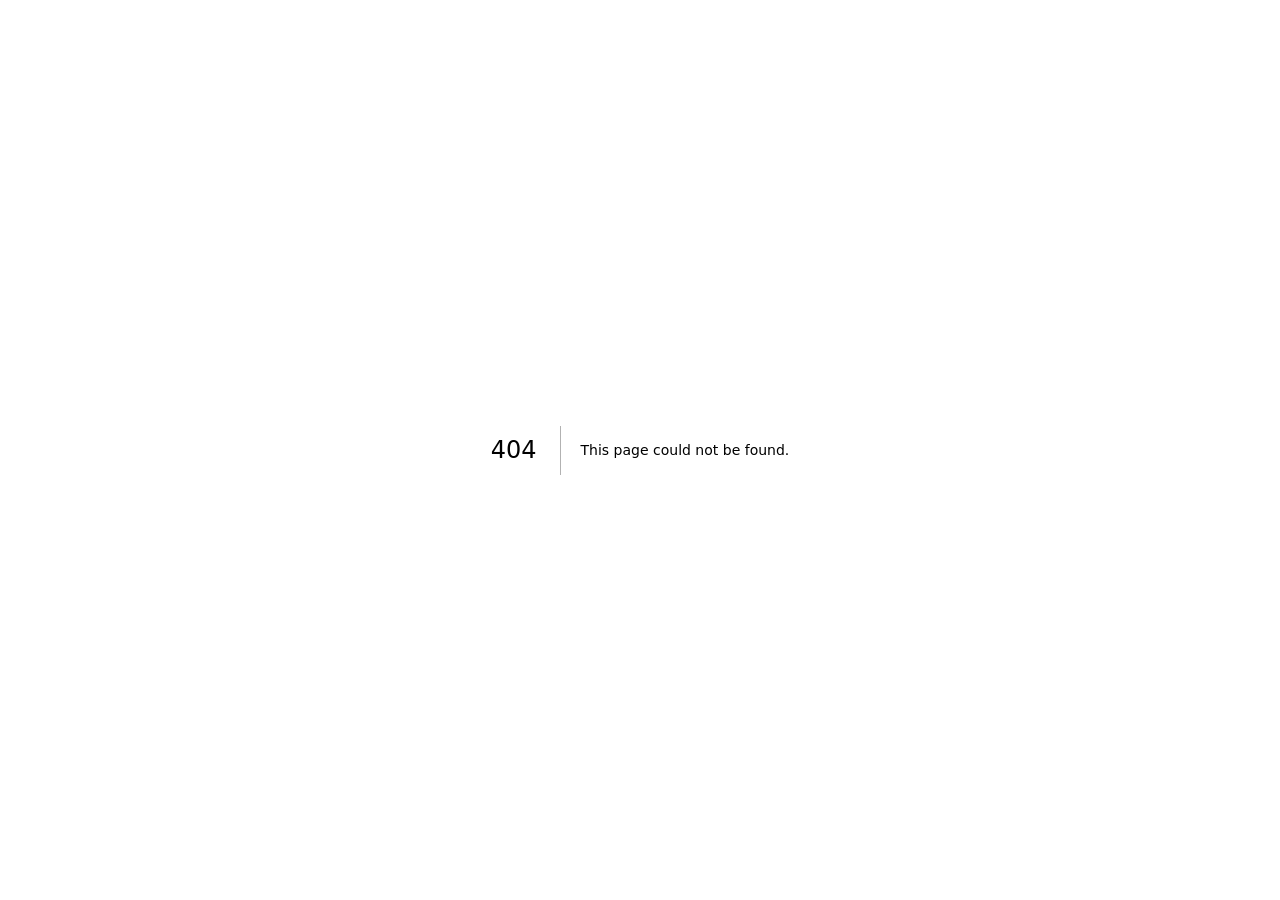
<file: homeup/404/index.html>
<!DOCTYPE html><html lang="en" class="archivo_black_f88c63ef-module__gXAkTq__variable manrope_510057f2-module__whVr4W__variable noto_sans_sc_1e28db98-module__4zYKka__variable h-full antialiased"><head><meta charSet="utf-8"/><meta name="viewport" content="width=device-width, initial-scale=1"/><link rel="stylesheet" href="/homeup/_next/static/chunks/2o-u-099j7m8a.css" data-precedence="next"/><link rel="stylesheet" href="/homeup/_next/static/chunks/34yft2mam2qtm.css" data-precedence="next"/><link rel="stylesheet" href="/homeup/_next/static/chunks/2ttmi9g5ktvug.css" data-precedence="next"/><link rel="preload" as="script" fetchPriority="low" href="/homeup/_next/static/chunks/2nwqoerny79-z.js"/><script src="/homeup/_next/static/chunks/1xx3iseftuk7r.js" async=""></script><script src="/homeup/_next/static/chunks/3gzxhq9iq6efl.js" async=""></script><script src="/homeup/_next/static/chunks/turbopack-3pwkcg0ptzl6i.js" async=""></script><script src="/homeup/_next/static/chunks/236e3ummpevf7.js" async=""></script><script src="/homeup/_next/static/chunks/14mumt5_n0xhi.js" async=""></script><meta name="robots" content="noindex"/><meta name="next-size-adjust" content=""/><title>404: This page could not be found.</title><title>HomeUP | One-Stop Renovation &amp; Property Solutions</title><meta name="description" content="Design &amp; Build Renovation and Property Management in Klang Valley. Interior design, custom carpentry, Reno-to-Rent, and rental management. 巴生谷一站式装修与物业管理。"/><meta property="og:title" content="HomeUP | One-Stop Renovation &amp; Property Solutions"/><meta property="og:description" content="Helping homeowners &amp; investors create move-in or rental-ready homes across the Klang Valley."/><meta property="og:locale" content="en_MY"/><meta property="og:image" content="https://www.guanzun.my/homeup/homeup/brand/logo.png"/><meta property="og:type" content="website"/><meta name="twitter:card" content="summary_large_image"/><meta name="twitter:title" content="HomeUP | One-Stop Renovation &amp; Property Solutions"/><meta name="twitter:description" content="Helping homeowners &amp; investors create move-in or rental-ready homes across the Klang Valley."/><meta name="twitter:image" content="https://www.guanzun.my/homeup/homeup/brand/logo.png"/><link rel="icon" href="/homeup/favicon.ico" sizes="any"/><link rel="icon" href="/homeup/brand/favicon-32.png" type="image/png" sizes="32x32"/><link rel="icon" href="/homeup/brand/icon-192.png" type="image/png" sizes="192x192"/><link rel="apple-touch-icon" href="/homeup/brand/apple-touch-icon.png" sizes="180x180"/><script src="/homeup/_next/static/chunks/0cz1d0mv5g_q7.js" noModule=""></script></head><body class="flex min-h-full flex-col bg-ink font-sans text-mist"><div hidden=""><!--$--><!--/$--></div><div style="font-family:system-ui,&quot;Segoe UI&quot;,Roboto,Helvetica,Arial,sans-serif,&quot;Apple Color Emoji&quot;,&quot;Segoe UI Emoji&quot;;height:100vh;text-align:center;display:flex;flex-direction:column;align-items:center;justify-content:center"><div><style>body{color:#000;background:#fff;margin:0}.next-error-h1{border-right:1px solid rgba(0,0,0,.3)}@media (prefers-color-scheme:dark){body{color:#fff;background:#000}.next-error-h1{border-right:1px solid rgba(255,255,255,.3)}}</style><h1 class="next-error-h1" style="display:inline-block;margin:0 20px 0 0;padding:0 23px 0 0;font-size:24px;font-weight:500;vertical-align:top;line-height:49px">404</h1><div style="display:inline-block"><h2 style="font-size:14px;font-weight:400;line-height:49px;margin:0">This page could not be found.</h2></div></div></div><!--$--><!--/$--><script src="/homeup/_next/static/chunks/2nwqoerny79-z.js" id="_R_" async=""></script><script>(self.__next_f=self.__next_f||[]).push([0])</script><script>self.__next_f.push([1,"1:\"$Sreact.fragment\"\n2:I[13865,[\"/homeup/_next/static/chunks/236e3ummpevf7.js\",\"/homeup/_next/static/chunks/14mumt5_n0xhi.js\"],\"LanguageProvider\"]\n3:I[39756,[\"/homeup/_next/static/chunks/236e3ummpevf7.js\",\"/homeup/_next/static/chunks/14mumt5_n0xhi.js\"],\"default\"]\n4:I[37457,[\"/homeup/_next/static/chunks/236e3ummpevf7.js\",\"/homeup/_next/static/chunks/14mumt5_n0xhi.js\"],\"default\"]\n5:I[97367,[\"/homeup/_next/static/chunks/236e3ummpevf7.js\",\"/homeup/_next/static/chunks/14mumt5_n0xhi.js\"],\"OutletBoundary\"]\n6:\"$Sreact.suspense\"\n9:I[97367,[\"/homeup/_next/static/chunks/236e3ummpevf7.js\",\"/homeup/_next/static/chunks/14mumt5_n0xhi.js\"],\"ViewportBoundary\"]\nb:I[97367,[\"/homeup/_next/static/chunks/236e3ummpevf7.js\",\"/homeup/_next/static/chunks/14mumt5_n0xhi.js\"],\"MetadataBoundary\"]\nd:I[68027,[\"/homeup/_next/static/chunks/236e3ummpevf7.js\",\"/homeup/_next/static/chunks/14mumt5_n0xhi.js\"],\"default\",1]\n:HL[\"/homeup/_next/static/chunks/2o-u-099j7m8a.css\",\"style\"]\n:HL[\"/homeup/_next/static/chunks/34yft2mam2qtm.css\",\"style\"]\n:HL[\"/homeup/_next/static/chunks/2ttmi9g5ktvug.css\",\"style\"]\n"])</script><script>self.__next_f.push([1,"0:{\"P\":null,\"c\":[\"\",\"_not-found\",\"\"],\"q\":\"\",\"i\":false,\"f\":[[[\"\",{\"children\":[\"/_not-found\",{\"children\":[\"__PAGE__\",{}]}]},\"$undefined\",\"$undefined\",16],[[\"$\",\"$1\",\"c\",{\"children\":[[[\"$\",\"link\",\"0\",{\"rel\":\"stylesheet\",\"href\":\"/homeup/_next/static/chunks/2o-u-099j7m8a.css\",\"precedence\":\"next\",\"crossOrigin\":\"$undefined\",\"nonce\":\"$undefined\"}],[\"$\",\"link\",\"1\",{\"rel\":\"stylesheet\",\"href\":\"/homeup/_next/static/chunks/34yft2mam2qtm.css\",\"precedence\":\"next\",\"crossOrigin\":\"$undefined\",\"nonce\":\"$undefined\"}],[\"$\",\"link\",\"2\",{\"rel\":\"stylesheet\",\"href\":\"/homeup/_next/static/chunks/2ttmi9g5ktvug.css\",\"precedence\":\"next\",\"crossOrigin\":\"$undefined\",\"nonce\":\"$undefined\"}],[\"$\",\"script\",\"script-0\",{\"src\":\"/homeup/_next/static/chunks/236e3ummpevf7.js\",\"async\":true,\"nonce\":\"$undefined\"}],[\"$\",\"script\",\"script-1\",{\"src\":\"/homeup/_next/static/chunks/14mumt5_n0xhi.js\",\"async\":true,\"nonce\":\"$undefined\"}]],[\"$\",\"html\",null,{\"lang\":\"en\",\"className\":\"archivo_black_f88c63ef-module__gXAkTq__variable manrope_510057f2-module__whVr4W__variable noto_sans_sc_1e28db98-module__4zYKka__variable h-full antialiased\",\"children\":[\"$\",\"body\",null,{\"className\":\"flex min-h-full flex-col bg-ink font-sans text-mist\",\"children\":[\"$\",\"$L2\",null,{\"children\":[\"$\",\"$L3\",null,{\"parallelRouterKey\":\"children\",\"error\":\"$undefined\",\"errorStyles\":\"$undefined\",\"errorScripts\":\"$undefined\",\"template\":[\"$\",\"$L4\",null,{}],\"templateStyles\":\"$undefined\",\"templateScripts\":\"$undefined\",\"notFound\":[[[\"$\",\"title\",null,{\"children\":\"404: This page could not be found.\"}],[\"$\",\"div\",null,{\"style\":{\"fontFamily\":\"system-ui,\\\"Segoe UI\\\",Roboto,Helvetica,Arial,sans-serif,\\\"Apple Color Emoji\\\",\\\"Segoe UI Emoji\\\"\",\"height\":\"100vh\",\"textAlign\":\"center\",\"display\":\"flex\",\"flexDirection\":\"column\",\"alignItems\":\"center\",\"justifyContent\":\"center\"},\"children\":[\"$\",\"div\",null,{\"children\":[[\"$\",\"style\",null,{\"dangerouslySetInnerHTML\":{\"__html\":\"body{color:#000;background:#fff;margin:0}.next-error-h1{border-right:1px solid rgba(0,0,0,.3)}@media (prefers-color-scheme:dark){body{color:#fff;background:#000}.next-error-h1{border-right:1px solid rgba(255,255,255,.3)}}\"}}],[\"$\",\"h1\",null,{\"className\":\"next-error-h1\",\"style\":{\"display\":\"inline-block\",\"margin\":\"0 20px 0 0\",\"padding\":\"0 23px 0 0\",\"fontSize\":24,\"fontWeight\":500,\"verticalAlign\":\"top\",\"lineHeight\":\"49px\"},\"children\":404}],[\"$\",\"div\",null,{\"style\":{\"display\":\"inline-block\"},\"children\":[\"$\",\"h2\",null,{\"style\":{\"fontSize\":14,\"fontWeight\":400,\"lineHeight\":\"49px\",\"margin\":0},\"children\":\"This page could not be found.\"}]}]]}]}]],[]],\"forbidden\":\"$undefined\",\"unauthorized\":\"$undefined\"}]}]}]}]]}],{\"children\":[[\"$\",\"$1\",\"c\",{\"children\":[null,[\"$\",\"$L3\",null,{\"parallelRouterKey\":\"children\",\"error\":\"$undefined\",\"errorStyles\":\"$undefined\",\"errorScripts\":\"$undefined\",\"template\":[\"$\",\"$L4\",null,{}],\"templateStyles\":\"$undefined\",\"templateScripts\":\"$undefined\",\"notFound\":\"$undefined\",\"forbidden\":\"$undefined\",\"unauthorized\":\"$undefined\"}]]}],{\"children\":[[\"$\",\"$1\",\"c\",{\"children\":[[[\"$\",\"title\",null,{\"children\":\"404: This page could not be found.\"}],[\"$\",\"div\",null,{\"style\":\"$0:f:0:1:0:props:children:1:props:children:props:children:props:children:props:notFound:0:1:props:style\",\"children\":[\"$\",\"div\",null,{\"children\":[[\"$\",\"style\",null,{\"dangerouslySetInnerHTML\":{\"__html\":\"body{color:#000;background:#fff;margin:0}.next-error-h1{border-right:1px solid rgba(0,0,0,.3)}@media (prefers-color-scheme:dark){body{color:#fff;background:#000}.next-error-h1{border-right:1px solid rgba(255,255,255,.3)}}\"}}],[\"$\",\"h1\",null,{\"className\":\"next-error-h1\",\"style\":\"$0:f:0:1:0:props:children:1:props:children:props:children:props:children:props:notFound:0:1:props:children:props:children:1:props:style\",\"children\":404}],[\"$\",\"div\",null,{\"style\":\"$0:f:0:1:0:props:children:1:props:children:props:children:props:children:props:notFound:0:1:props:children:props:children:2:props:style\",\"children\":[\"$\",\"h2\",null,{\"style\":\"$0:f:0:1:0:props:children:1:props:children:props:children:props:children:props:notFound:0:1:props:children:props:children:2:props:children:props:style\",\"children\":\"This page could not be found.\"}]}]]}]}]],null,[\"$\",\"$L5\",null,{\"children\":[\"$\",\"$6\",null,{\"name\":\"Next.MetadataOutlet\",\"children\":\"$@7\"}]}]]}],{},null,false,null]},null,false,\"$@8\"]},null,false,null],[\"$\",\"$1\",\"h\",{\"children\":[[\"$\",\"meta\",null,{\"name\":\"robots\",\"content\":\"noindex\"}],[\"$\",\"$L9\",null,{\"children\":\"$La\"}],[\"$\",\"div\",null,{\"hidden\":true,\"children\":[\"$\",\"$Lb\",null,{\"children\":[\"$\",\"$6\",null,{\"name\":\"Next.Metadata\",\"children\":\"$Lc\"}]}]}],[\"$\",\"meta\",null,{\"name\":\"next-size-adjust\",\"content\":\"\"}]]}],false]],\"m\":\"$undefined\",\"G\":[\"$d\",[[\"$\",\"link\",\"0\",{\"rel\":\"stylesheet\",\"href\":\"/homeup/_next/static/chunks/2o-u-099j7m8a.css\",\"precedence\":\"next\",\"crossOrigin\":\"$undefined\",\"nonce\":\"$undefined\"}],[\"$\",\"link\",\"1\",{\"rel\":\"stylesheet\",\"href\":\"/homeup/_next/static/chunks/34yft2mam2qtm.css\",\"precedence\":\"next\",\"crossOrigin\":\"$undefined\",\"nonce\":\"$undefined\"}],[\"$\",\"link\",\"2\",{\"rel\":\"stylesheet\",\"href\":\"/homeup/_next/static/chunks/2ttmi9g5ktvug.css\",\"precedence\":\"next\",\"crossOrigin\":\"$undefined\",\"nonce\":\"$undefined\"}]]],\"S\":true,\"h\":null,\"s\":\"$undefined\",\"l\":\"$undefined\",\"p\":\"$undefined\",\"d\":\"$undefined\",\"b\":\"c45a3XZ-221PQ-BKUD-oZ\"}\n"])</script><script>self.__next_f.push([1,"e:[]\n8:\"$We\"\n"])</script><script>self.__next_f.push([1,"a:[[\"$\",\"meta\",\"0\",{\"charSet\":\"utf-8\"}],[\"$\",\"meta\",\"1\",{\"name\":\"viewport\",\"content\":\"width=device-width, initial-scale=1\"}]]\n"])</script><script>self.__next_f.push([1,"f:I[27201,[\"/homeup/_next/static/chunks/236e3ummpevf7.js\",\"/homeup/_next/static/chunks/14mumt5_n0xhi.js\"],\"IconMark\"]\n7:null\n"])</script><script>self.__next_f.push([1,"c:[[\"$\",\"title\",\"0\",{\"children\":\"HomeUP | One-Stop Renovation \u0026 Property Solutions\"}],[\"$\",\"meta\",\"1\",{\"name\":\"description\",\"content\":\"Design \u0026 Build Renovation and Property Management in Klang Valley. Interior design, custom carpentry, Reno-to-Rent, and rental management. 巴生谷一站式装修与物业管理。\"}],[\"$\",\"meta\",\"2\",{\"property\":\"og:title\",\"content\":\"HomeUP | One-Stop Renovation \u0026 Property Solutions\"}],[\"$\",\"meta\",\"3\",{\"property\":\"og:description\",\"content\":\"Helping homeowners \u0026 investors create move-in or rental-ready homes across the Klang Valley.\"}],[\"$\",\"meta\",\"4\",{\"property\":\"og:locale\",\"content\":\"en_MY\"}],[\"$\",\"meta\",\"5\",{\"property\":\"og:image\",\"content\":\"https://www.guanzun.my/homeup/homeup/brand/logo.png\"}],[\"$\",\"meta\",\"6\",{\"property\":\"og:type\",\"content\":\"website\"}],[\"$\",\"meta\",\"7\",{\"name\":\"twitter:card\",\"content\":\"summary_large_image\"}],[\"$\",\"meta\",\"8\",{\"name\":\"twitter:title\",\"content\":\"HomeUP | One-Stop Renovation \u0026 Property Solutions\"}],[\"$\",\"meta\",\"9\",{\"name\":\"twitter:description\",\"content\":\"Helping homeowners \u0026 investors create move-in or rental-ready homes across the Klang Valley.\"}],[\"$\",\"meta\",\"10\",{\"name\":\"twitter:image\",\"content\":\"https://www.guanzun.my/homeup/homeup/brand/logo.png\"}],[\"$\",\"link\",\"11\",{\"rel\":\"icon\",\"href\":\"/homeup/favicon.ico\",\"sizes\":\"any\"}],[\"$\",\"link\",\"12\",{\"rel\":\"icon\",\"href\":\"/homeup/brand/favicon-32.png\",\"type\":\"image/png\",\"sizes\":\"32x32\"}],[\"$\",\"link\",\"13\",{\"rel\":\"icon\",\"href\":\"/homeup/brand/icon-192.png\",\"type\":\"image/png\",\"sizes\":\"192x192\"}],[\"$\",\"link\",\"14\",{\"rel\":\"apple-touch-icon\",\"href\":\"/homeup/brand/apple-touch-icon.png\",\"sizes\":\"180x180\"}],[\"$\",\"$Lf\",\"15\",{}]]\n"])</script></body></html>
</file>
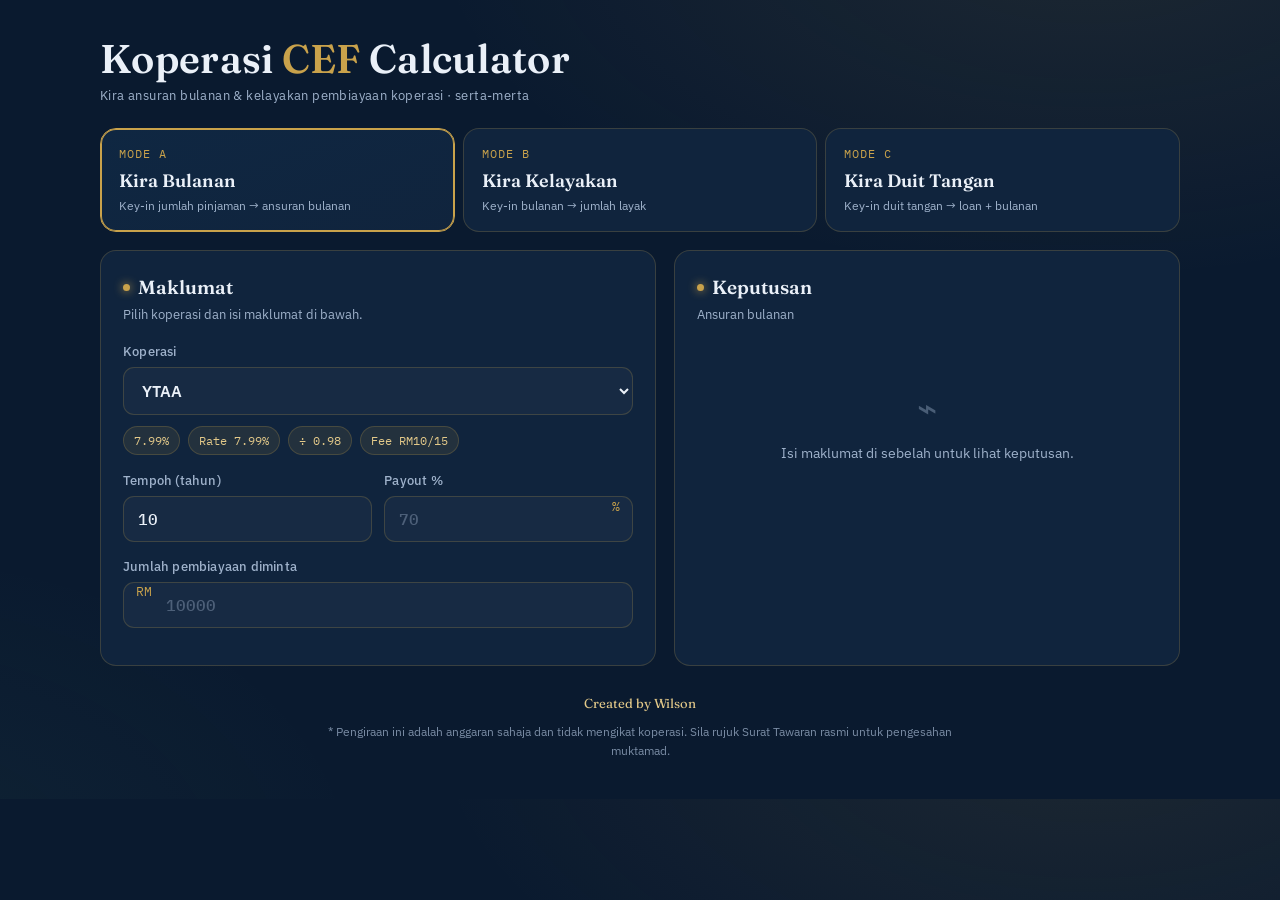
<file: auto/cef.html>
<!DOCTYPE html>
<html lang="ms">
<head>
<meta charset="UTF-8">
<meta name="viewport" content="width=device-width, initial-scale=1.0">
<title>Koperasi CEF Calculator · Created by Wilson</title>
<link rel="preconnect" href="https://fonts.googleapis.com">
<link rel="preconnect" href="https://fonts.gstatic.com" crossorigin>
<link href="https://fonts.googleapis.com/css2?family=Fraunces:opsz,wght@9..144,500;9..144,600;9..144,700&family=IBM+Plex+Sans:wght@400;500;600&family=IBM+Plex+Mono:wght@500;600&display=swap" rel="stylesheet">
<style>
/* ============================================================
   KOPERASI CEF CALCULATOR  ·  Created by Wilson
   WILSON 改参数：找 script 区里的 "EDIT HERE" CONFIG。
   ============================================================ */
:root{
  --navy:#0a1a2f; --navy2:#0f2742; --panel:#10243d; --line:rgba(201,162,75,.22);
  --gold:#c9a24b; --gold-soft:#e3c989; --ink:#eaf0f8; --muted:#9fb2cb;
  --good:#5bbf8a; --warn:#e0a64b; --bad:#e07a6b; --radius:16px;
}
*{box-sizing:border-box;margin:0;padding:0}
body{
  font-family:'IBM Plex Sans',system-ui,sans-serif;
  background:
    radial-gradient(1100px 600px at 85% -10%, rgba(201,162,75,.10), transparent 60%),
    radial-gradient(900px 600px at -10% 110%, rgba(91,191,138,.06), transparent 55%),
    var(--navy);
  color:var(--ink); line-height:1.5; -webkit-font-smoothing:antialiased;
  padding:clamp(14px,3vw,40px);
}
.wrap{max-width:1080px;margin:0 auto}
.top{margin-bottom:22px}
.brand h1{font-family:'Fraunces',serif;font-weight:600;font-size:clamp(26px,4.5vw,40px);letter-spacing:.3px;line-height:1.05}
.brand h1 .accent{color:var(--gold)}
.brand p{color:var(--muted);font-size:13px;margin-top:6px;letter-spacing:.4px}
.tabs{display:flex;gap:8px;margin-bottom:18px;flex-wrap:wrap}
.tab{flex:1;min-width:150px;background:var(--panel);border:1px solid var(--line);border-radius:var(--radius);padding:16px 18px;cursor:pointer;transition:.2s;text-align:left}
.tab:hover{border-color:rgba(201,162,75,.5)}
.tab.on{background:linear-gradient(160deg,var(--navy2),var(--panel));border-color:var(--gold);box-shadow:0 0 0 1px var(--gold) inset}
.tab .n{font-family:'IBM Plex Mono',monospace;color:var(--gold);font-size:12px;letter-spacing:1px}
.tab .t{font-family:'Fraunces',serif;font-size:18px;font-weight:600;margin-top:4px}
.tab .d{color:var(--muted);font-size:12px;margin-top:3px}
.grid{display:grid;grid-template-columns:1.1fr 1fr;gap:18px}
@media(max-width:820px){.grid{grid-template-columns:1fr}}
.card{background:var(--panel);border:1px solid var(--line);border-radius:var(--radius);padding:22px}
.card h2{font-family:'Fraunces',serif;font-size:19px;font-weight:600;margin-bottom:4px;display:flex;align-items:center;gap:8px}
.card h2 .dot{width:7px;height:7px;border-radius:50%;background:var(--gold);box-shadow:0 0 10px var(--gold)}
.card .sub{color:var(--muted);font-size:12.5px;margin-bottom:18px}
.field{margin-bottom:15px}
.field label{display:block;font-size:12.5px;color:var(--muted);margin-bottom:6px;font-weight:500;letter-spacing:.2px}
.field .hint{font-size:11px;color:var(--gold-soft);opacity:.8}
.inp,select{width:100%;background:rgba(255,255,255,.03);border:1px solid var(--line);border-radius:11px;color:var(--ink);font-family:'IBM Plex Mono',monospace;font-size:16px;font-weight:500;padding:12px 14px;transition:.15s}
.inp:focus,select:focus{outline:none;border-color:var(--gold);background:rgba(201,162,75,.06)}
select{font-family:'IBM Plex Sans',sans-serif;font-weight:600;cursor:pointer;color:var(--ink)}
/* FIX: native dropdown list renders on white bg in some browsers -> force visible colors */
select option{background:#0f2742;color:#eaf0f8}
.inp::placeholder{color:rgba(159,178,203,.4)}
.row2{display:grid;grid-template-columns:1fr 1fr;gap:12px}
.prefix{position:relative}
.prefix .rm{position:absolute;left:13px;top:50%;transform:translateY(-50%);color:var(--gold);font-family:'IBM Plex Mono',monospace;font-size:13px;pointer-events:none}
.prefix .suf{position:absolute;right:13px;top:50%;transform:translateY(-50%);color:var(--gold);font-family:'IBM Plex Mono',monospace;font-size:13px;pointer-events:none}
.prefix .inp{padding-left:42px}
.prefix.pct .inp{padding-left:14px;padding-right:32px}
.kop-meta{display:flex;flex-wrap:wrap;gap:8px;margin:-4px 0 16px}
.chip{font-family:'IBM Plex Mono',monospace;font-size:11.5px;background:rgba(201,162,75,.10);border:1px solid var(--line);color:var(--gold-soft);padding:5px 10px;border-radius:999px}
.chip.warn{background:rgba(224,166,75,.12);border-color:rgba(224,166,75,.4);color:#f0d9a8}
.result .big{text-align:center;padding:8px 0 16px;border-bottom:1px dashed var(--line);margin-bottom:16px}
.result .big .lbl{color:var(--muted);font-size:12.5px;letter-spacing:.5px;text-transform:uppercase}
.result .big .val{font-family:'Fraunces',serif;font-size:clamp(34px,7vw,52px);font-weight:700;color:var(--gold);line-height:1.05;margin-top:6px}
.result .big .val small{font-size:18px;color:var(--gold-soft);font-weight:500}
.result .big .note{color:var(--muted);font-size:12px;margin-top:6px}
.line{display:flex;justify-content:space-between;align-items:baseline;padding:9px 0;border-bottom:1px solid rgba(255,255,255,.04);font-size:13.5px}
.line:last-child{border-bottom:0}
.line .k{color:var(--muted)}
.line .v{font-family:'IBM Plex Mono',monospace;font-weight:600}
.line.em .k{color:var(--ink);font-weight:600}
.line.em .v{color:var(--gold)}
.flag{font-size:12px;padding:11px 13px;border-radius:11px;margin-top:14px;display:flex;gap:8px;align-items:flex-start;line-height:1.45}
.flag.warn{background:rgba(224,166,75,.10);border:1px solid rgba(224,166,75,.3);color:#f0d9a8}
.flag.bad{background:rgba(224,122,107,.10);border:1px solid rgba(224,122,107,.3);color:#f3c4bb}
.flag b{display:block;margin-bottom:2px}
.placeholder{color:var(--muted);text-align:center;padding:40px 10px;font-size:13.5px}
.placeholder .icn{font-size:34px;opacity:.4;margin-bottom:10px}
footer{margin-top:26px;text-align:center;color:var(--muted);font-size:11.5px;line-height:1.7}
footer .sig{color:var(--gold-soft);font-family:'Fraunces',serif;font-size:13px}
.disc{max-width:640px;margin:8px auto 0;opacity:.75}
</style>
</head>
<body>
<div class="wrap">

  <div class="top">
    <div class="brand">
      <h1>Koperasi <span class="accent">CEF</span> Calculator</h1>
      <p>Kira ansuran bulanan &amp; kelayakan pembiayaan koperasi · serta-merta</p>
    </div>
  </div>

  <div class="tabs">
    <div class="tab on" id="tab-monthly" onclick="setMode('monthly')">
      <div class="n">MODE A</div>
      <div class="t">Kira Bulanan</div>
      <div class="d">Key-in jumlah pinjaman → ansuran bulanan</div>
    </div>
    <div class="tab" id="tab-elig" onclick="setMode('elig')">
      <div class="n">MODE B</div>
      <div class="t">Kira Kelayakan</div>
      <div class="d">Key-in bulanan → jumlah layak</div>
    </div>
    <div class="tab" id="tab-cash" onclick="setMode('cash')">
      <div class="n">MODE C</div>
      <div class="t">Kira Duit Tangan</div>
      <div class="d">Key-in duit tangan → loan + bulanan</div>
    </div>
  </div>

  <div class="grid">
    <!-- INPUT -->
    <div class="card">
      <h2><span class="dot"></span>Maklumat</h2>
      <div class="sub">Pilih koperasi dan isi maklumat di bawah.</div>

      <div class="field">
        <label>Koperasi</label>
        <select id="kop" onchange="renderKopMeta();calc()"></select>
      </div>
      <div class="kop-meta" id="kopMeta"></div>

      <div class="row2">
        <div class="field">
          <label>Tempoh (tahun)</label>
          <input class="inp" id="tenure" type="number" inputmode="numeric" value="10" min="1" step="1" oninput="calc()">
        </div>
        <div class="field prefix pct">
          <label>Payout %</label>
          <input class="inp" id="payout" type="number" inputmode="decimal" placeholder="70" oninput="calc()">
          <span class="suf">%</span>
        </div>
      </div>

      <!-- MODE A -->
      <div id="inMonthly">
        <div class="field prefix">
          <label>Jumlah pembiayaan diminta</label>
          <span class="rm">RM</span>
          <input class="inp" id="loan" type="number" inputmode="decimal" placeholder="10000" oninput="calc()">
        </div>
      </div>

      <!-- MODE B -->
      <div id="inElig" style="display:none">
        <div class="field prefix">
          <label>Kelayakan / ansuran bulanan</label>
          <span class="rm">RM</span>
          <input class="inp" id="bulan" type="number" inputmode="decimal" placeholder="460" oninput="calc()">
          <span class="hint">Amaun yang boleh ditolak sebulan.</span>
        </div>
      </div>

      <!-- MODE C -->
      <div id="inCash" style="display:none">
        <div class="field prefix">
          <label>Duit tangan yang klien nak</label>
          <span class="rm">RM</span>
          <input class="inp" id="cash" type="number" inputmode="decimal" placeholder="5000" oninput="calc()">
          <span class="hint">Cash diterima = Loan × Payout%. Pastikan isi Payout % di atas.</span>
        </div>
      </div>
    </div>

    <!-- RESULT -->
    <div class="card result">
      <h2><span class="dot"></span>Keputusan</h2>
      <div class="sub" id="resultSub"></div>
      <div id="resultBody">
        <div class="placeholder"><div class="icn">⌁</div><div>Isi maklumat di sebelah untuk lihat keputusan.</div></div>
      </div>
    </div>
  </div>

  <footer>
    <div class="sig">Created by Wilson</div>
    <div class="disc">* Pengiraan ini adalah anggaran sahaja dan tidak mengikat koperasi. Sila rujuk Surat Tawaran rasmi untuk pengesahan muktamad.</div>
  </footer>
</div>

<script>
/* ====================================================================
   ===========================  CONFIG  ==============================
   >>> EDIT HERE  ·  WILSON 改这里
   每家 koperasi 一个 object：
     rate    = 年利率 flat (例: 7.99% 写 7.99)
     biro    = 除数；月供再 ÷ biro。 1 = 纯 flat ; <1 = 加成(Angkasa/调整)
     feeLow / feeHigh / feeThr = 每月固定费（贷款 < feeThr 用 feeLow，否则 feeHigh）
                                  没有固定费就全部 0
     code    = 显示用代号
     note    = '' 不显示；'calib' 显示校准警告
     coll    = COSHARE 专用收费规则（可选）：{thr:门槛月供, flat:低于门槛固定费, pct:高于门槛百分比, dp:小数位}
               月供 = ROUNDUP( base + (base<thr? flat : base×pct), dp )
   公式：月供 = ( 贷款×(1+rate×年)/(年×12) + fee ) ÷ biro    （没有 coll 时）
        可贷 = ( biro×月供 − fee ) × (年×12) / (1+rate×年)
   payout% 由使用者自己输入。要加新 koperasi：复制一行即可。
   ==================================================================== */
const KOP = {
  YTAA:      {name:"YTAA",      code:"7.99%", rate:7.99, biro:0.98000, feeLow:10, feeHigh:15, feeThr:14999, note:''},
  KOMUJA:    {name:"KOMUJA",    code:"7.99%", rate:7.99, biro:0.98425, feeLow:30, feeHigh:30, feeThr:0,     note:''},
  EVERGREEN: {name:"EVERGREEN", code:"7.99%", rate:7.99, biro:0.98000, feeLow:0,  feeHigh:0,  feeThr:0,     note:''},
  COSHARE:   {name:"COSHARE",   code:"8%",    rate:8.00, biro:1.00000, feeLow:0,  feeHigh:0,  feeThr:0, coll:{thr:667, flat:21.20, pct:0.0318, dp:1}, note:''},
};
/* ====================  END CONFIG  ==================== */

const T = {
  sub_monthly:"Ansuran bulanan", sub_elig:"Jumlah pembiayaan yang layak", sub_cash:"Loan diperlukan untuk duit tangan",
  r_monthly:"Ansuran sebulan", r_maxloan:"Jumlah layak (anggaran)", r_reqloan:"Jumlah pembiayaan diperlukan",
  l_loan:"Jumlah pembiayaan", l_tenure:"Tempoh", l_rate:"Kadar (flat)",
  l_payout:"Anggaran pay-out (tunai)", l_avail:"Kelayakan bulanan", l_inst:"Cadangan ansuran sebulan",
  l_cash_want:"Duit tangan diminta", l_cash_actual:"Cash sebenar diterima", l_monthly:"Ansuran bulanan",
  yr:"tahun", mo:"bulan", setpayout:"Isi Payout % untuk lihat tunai.",
  needpayout:"Mode C perlukan Payout % untuk pengiraan loan.",
  ph:"Isi maklumat di sebelah untuk lihat keputusan.",
  calib:"Takaful dianggar", calib_d:"COSHARE = flat 8% + takaful RM21.20/bln (tepat utk pinjaman RM7k–40k, mana-mana tempoh). Pinjaman besar (>RM50k) & umur lain ada premium takaful berbeza — hantar Excel COSHARE (jadual takaful) untuk ketepatan penuh.",
  bad:"Tiada ruang", bad_d:"Bulanan terlalu rendah selepas caj — tiada jumlah layak."
};
let mode='monthly';

const $=id=>document.getElementById(id);
const has=id=>$(id).value!=='';
const num=id=>{const v=parseFloat($(id).value);return isNaN(v)?0:v;};
const fmt=n=>n.toLocaleString('en-MY',{minimumFractionDigits:2,maximumFractionDigits:2});
const fmt0=n=>n.toLocaleString('en-MY',{maximumFractionDigits:0});

/* unified model */
function roundUp(x,dp){const f=Math.pow(10,dp);return Math.ceil(x*f-1e-6)/f;}
function feeFor(k,LA){return LA<k.feeThr?k.feeLow:k.feeHigh;}
function baseFlat(k,LA,years){return LA*(1+(k.rate/100)*years)/(years*12);}
function monthlyOf(k,LA,years){
  const base=baseFlat(k,LA,years);
  if(k.coll){
    const fee = base<k.coll.thr ? k.coll.flat : roundUp(base*k.coll.pct,k.coll.dp);
    return roundUp(base+fee,k.coll.dp);
  }
  return (base+feeFor(k,LA))/k.biro;
}
function maxLoanOf(k,bulan,years){
  const factor=(years*12)/(1+(k.rate/100)*years);
  if(k.coll){
    // base+flat if base<thr  ->  monthly < thr+flat ; else base*(1+pct)
    const bound=k.coll.thr+k.coll.flat;
    const base = bulan<=bound ? (bulan-k.coll.flat) : (bulan/(1+k.coll.pct));
    return base*factor;
  }
  let la=(k.biro*bulan-k.feeLow)*factor;
  if(la>=k.feeThr) la=(k.biro*bulan-k.feeHigh)*factor;
  return la;
}

function buildKopSelect(){
  const sel=$('kop'); sel.innerHTML='';
  for(const key in KOP){const o=document.createElement('option');o.value=key;o.textContent=KOP[key].name;sel.appendChild(o);}
}
function renderKopMeta(){
  const k=KOP[$('kop').value];
  let h=`<span class="chip">${k.code}</span><span class="chip">Rate ${k.rate.toFixed(2)}%</span>`;
  if(k.biro!==1) h+=`<span class="chip">÷ ${k.biro}</span>`;
  if(k.feeLow||k.feeHigh) h+=`<span class="chip">Fee RM${k.feeLow}${k.feeLow!==k.feeHigh?'/'+k.feeHigh:''}</span>`;
  if(k.coll) h+=`<span class="chip">Caj RM${k.coll.flat} / ${(k.coll.pct*100).toFixed(2)}%</span>`;
  if(k.note==='calib') h+=`<span class="chip warn">⚠ ${T.calib}</span>`;
  $('kopMeta').innerHTML=h;
}
function setMode(m){
  mode=m;
  $('tab-monthly').classList.toggle('on',m==='monthly');
  $('tab-elig').classList.toggle('on',m==='elig');
  $('tab-cash').classList.toggle('on',m==='cash');
  $('inMonthly').style.display=m==='monthly'?'':'none';
  $('inElig').style.display=m==='elig'?'':'none';
  $('inCash').style.display=m==='cash'?'':'none';
  calc();
}

function calc(){
  const k=KOP[$('kop').value]; if(!k)return;
  const years=Math.floor(num('tenure'))||0;
  const po=num('payout');
  $('resultSub').textContent = mode==='monthly'?T.sub_monthly:mode==='elig'?T.sub_elig:T.sub_cash;
  const body=$('resultBody');
  const calibFlag = k.note==='calib'?flag('warn',T.calib,T.calib_d):'';

  if(mode==='monthly'){
    const LA=num('loan');
    if(LA<=0||years<=0){body.innerHTML=ph();return;}
    const bulanan=monthlyOf(k,LA,years);
    body.innerHTML=`
      <div class="big">
        <div class="lbl">${T.r_monthly}</div>
        <div class="val">RM ${fmt(bulanan)}<small> /${T.mo}</small></div>
        <div class="note">${k.name} · ${k.code}</div>
      </div>
      ${row(T.l_loan,'RM '+fmt(LA))}
      ${row(T.l_tenure,years+' '+T.yr)}
      ${row(T.l_rate,k.rate.toFixed(2)+'%')}
      ${payoutLine(LA,po)}
      ${calibFlag}`;
    return;
  }

  /* MODE B */
  if (mode === 'elig') {
    const bulan=num('bulan');
    if(bulan<=0||years<=0){body.innerHTML=ph();return;}
    let maxLoan=maxLoanOf(k,bulan,years);
    if(maxLoan<=0){body.innerHTML=topB(bulan,years)+flag('bad',T.bad,T.bad_d);return;}
    maxLoan=Math.floor(maxLoan/100)*100;
    const inst=monthlyOf(k,maxLoan,years);
    body.innerHTML=`
      <div class="big">
        <div class="lbl">${T.r_maxloan}</div>
        <div class="val">RM ${fmt0(maxLoan)}</div>
        <div class="note">${k.name} · ${years} ${T.yr} · ${k.rate.toFixed(2)}%</div>
      </div>
      ${topB(bulan,years)}
      ${row(T.l_inst,'RM '+fmt(inst)+' /'+T.mo)}
      ${payoutLine(maxLoan,po)}
      ${calibFlag}`;
    return;
  }

  /* MODE C — Customer wants X cash → calculate required loan + monthly */
  const cash = num('cash');
  if (cash<=0 || years<=0) { body.innerHTML=ph(); return; }
  if (po<=0) { 
    body.innerHTML = flag('warn','Payout % diperlukan',T.needpayout);
    return;
  }
  // LA = cash / (payout%/100), round up to nearest RM100 so client gets at least the cash
  const exactLA = cash / (po/100);
  const reqLA = Math.ceil(exactLA / 100) * 100;
  const actualCash = reqLA * (po/100);
  const bulanan = monthlyOf(k, reqLA, years);
  body.innerHTML = `
    <div class="big">
      <div class="lbl">${T.r_reqloan}</div>
      <div class="val">RM ${fmt0(reqLA)}</div>
      <div class="note">${k.name} · ${k.code} · ${years} ${T.yr}</div>
    </div>
    ${rowEm(T.l_cash_want,'RM '+fmt(cash))}
    ${rowEm(T.l_cash_actual+' ('+po+'%)','RM '+fmt(actualCash))}
    ${row(T.l_monthly,'RM '+fmt(bulanan)+' /'+T.mo)}
    ${row(T.l_tenure,years+' '+T.yr)}
    ${row(T.l_rate,k.rate.toFixed(2)+'%')}
    ${calibFlag}`;
}

function topB(bulan,years){
  return row(T.l_avail,'RM '+fmt(bulan))+row(T.l_tenure,years+' '+T.yr);
}
function payoutLine(LA,po){
  if(!has('payout')||po<=0) return `<div class="line"><span class="k">${T.l_payout}</span><span class="v" style="color:var(--muted);font-weight:500">${T.setpayout}</span></div>`;
  return rowEm(T.l_payout+' ('+po+'%)','RM '+fmt(LA*po/100));
}
const ph=()=>`<div class="placeholder"><div class="icn">⌁</div><div>${T.ph}</div></div>`;
const row=(k,v)=>`<div class="line"><span class="k">${k}</span><span class="v">${v}</span></div>`;
const rowEm=(k,v)=>`<div class="line em"><span class="k">${k}</span><span class="v">${v}</span></div>`;
const flag=(c,h,d)=>`<div class="flag ${c}"><span>${c==='bad'?'✕':'!'}</span><span><b>${h}</b>${d}</span></div>`;

buildKopSelect(); renderKopMeta(); calc();
</script>
</body>
</html>
</file>
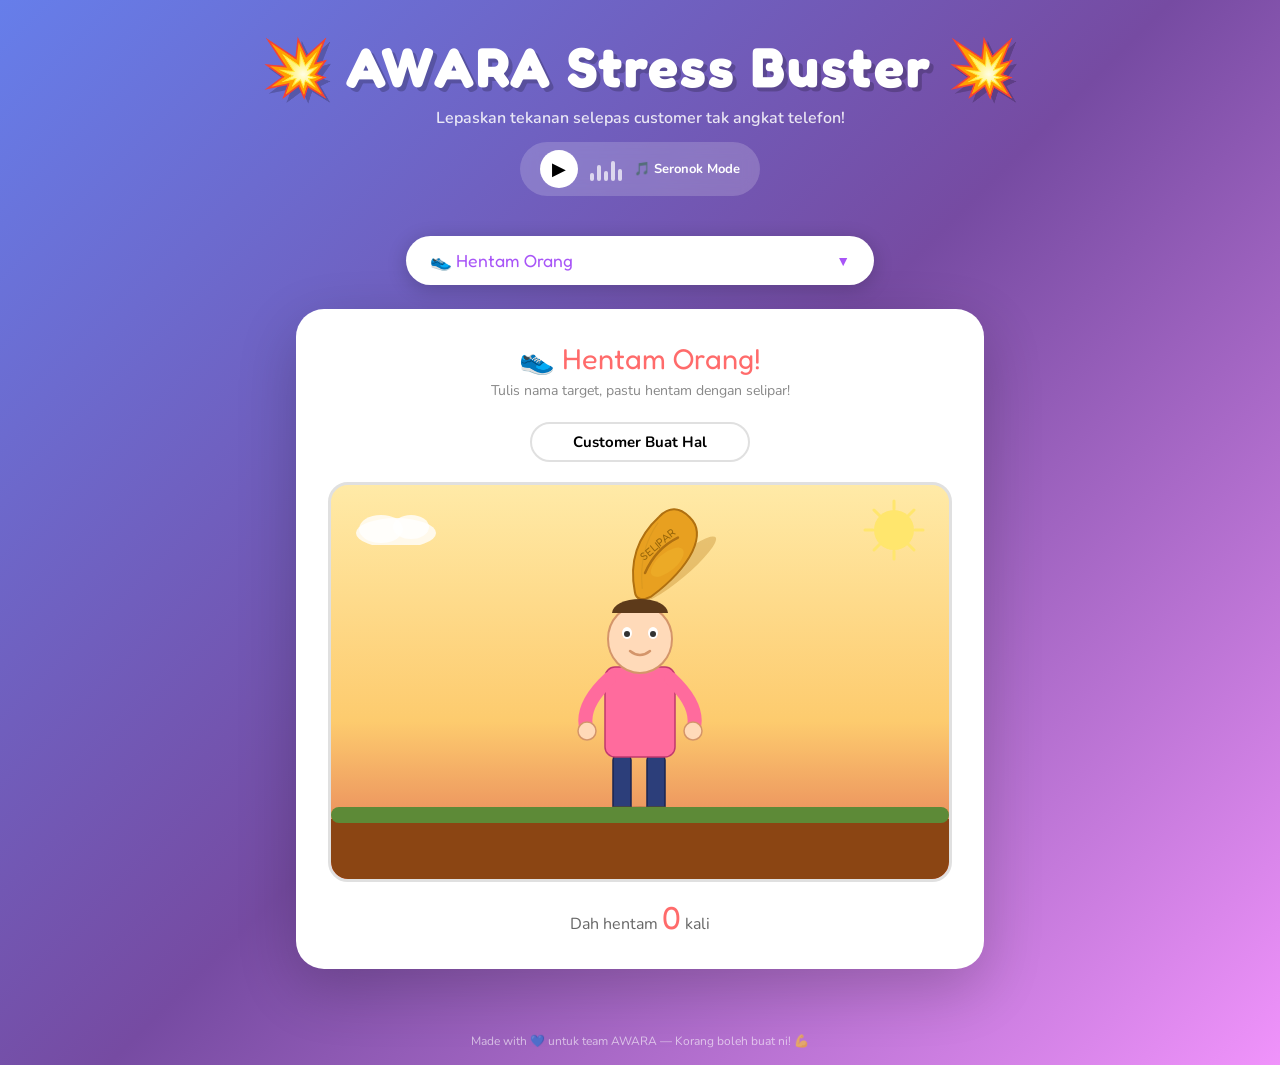
<file: auto/stress-relief-games.html>
<!DOCTYPE html>
<html lang="ms">
<head>
<meta charset="UTF-8">
<meta name="viewport" content="width=device-width, initial-scale=1.0">
<title>AWARA Stress Buster 💥</title>
<style>
  @import url('https://fonts.googleapis.com/css2?family=Fredoka+One&family=Nunito:wght@400;600;700;800&display=swap');

  :root {
    --coral: #FF6B6B;
    --yellow: #FFE66D;
    --mint: #4ECDC4;
    --purple: #A855F7;
    --orange: #FF9F43;
    --blue: #54A0FF;
    --pink: #FD79A8;
    --green: #00B894;
    --dark: #2D3436;
    --light: #F8F9FA;
  }

  * { box-sizing: border-box; margin: 0; padding: 0; }

  body {
    font-family: 'Nunito', sans-serif;
    background: linear-gradient(135deg, #667eea 0%, #764ba2 50%, #f093fb 100%);
    min-height: 100vh;
    overflow-x: hidden;
  }

  /* ── HEADER ── */
  header {
    text-align: center;
    padding: 2rem 1rem 1rem;
    position: relative;
  }
  header h1 {
    font-family: 'Fredoka One', cursive;
    font-size: clamp(2rem, 6vw, 3.5rem);
    color: white;
    text-shadow: 4px 4px 0 rgba(0,0,0,0.2);
    letter-spacing: 2px;
  }
  header p {
    color: rgba(255,255,255,0.85);
    font-size: 1rem;
    margin-top: 0.4rem;
    font-weight: 600;
  }

  /* ── MUSIC BAR ── */
  #music-bar {
    display: flex;
    align-items: center;
    justify-content: center;
    gap: 12px;
    margin: 0.8rem auto 1.5rem;
    background: rgba(255,255,255,0.18);
    border-radius: 50px;
    padding: 8px 20px;
    width: fit-content;
    backdrop-filter: blur(8px);
  }
  #music-bar button {
    background: white;
    border: none;
    border-radius: 50%;
    width: 38px; height: 38px;
    font-size: 18px;
    cursor: pointer;
    transition: transform 0.15s;
    display: flex; align-items: center; justify-content: center;
  }
  #music-bar button:hover { transform: scale(1.15); }
  #music-label {
    color: white;
    font-weight: 700;
    font-size: 13px;
  }
  .visualizer {
    display: flex; gap: 3px; align-items: flex-end; height: 24px;
  }
  .vis-bar {
    width: 4px; background: white; border-radius: 2px;
    animation: vis-dance 0.6s ease-in-out infinite alternate;
    opacity: 0.7;
  }
  .vis-bar:nth-child(1){height:8px; animation-delay:0s;}
  .vis-bar:nth-child(2){height:16px; animation-delay:0.1s;}
  .vis-bar:nth-child(3){height:10px; animation-delay:0.2s;}
  .vis-bar:nth-child(4){height:20px; animation-delay:0.05s;}
  .vis-bar:nth-child(5){height:12px; animation-delay:0.15s;}
  @keyframes vis-dance {
    from { transform: scaleY(0.3); }
    to   { transform: scaleY(1); }
  }
  .vis-bar.paused { animation-play-state: paused; }

  /* ── GAME TABS ── */
  /* ── GAME SELECTOR ── */
  #game-selector {
    max-width: 500px;
    margin: 0 auto 1.5rem;
    padding: 0 1rem;
    position: relative;
  }
  #game-select-btn {
    width: 100%;
    font-family: 'Fredoka One', cursive;
    font-size: 1.1rem;
    padding: 14px 24px;
    border: none;
    border-radius: 50px;
    cursor: pointer;
    background: white;
    color: var(--purple);
    box-shadow: 0 4px 20px rgba(0,0,0,0.2);
    display: flex;
    align-items: center;
    justify-content: space-between;
    gap: 10px;
    transition: transform 0.15s;
  }
  #game-select-btn:hover { transform: scale(1.02); }
  #game-select-btn .arrow { transition: transform 0.2s; font-size:14px; }
  #game-select-btn.open .arrow { transform: rotate(180deg); }
  #game-dropdown {
    display: none;
    position: absolute;
    top: calc(100% + 8px);
    left: 1rem; right: 1rem;
    background: white;
    border-radius: 20px;
    box-shadow: 0 12px 40px rgba(0,0,0,0.25);
    z-index: 100;
    overflow: hidden;
    max-height: 70vh;
    overflow-y: auto;
  }
  #game-dropdown.open { display: block; animation: dropIn 0.2s cubic-bezier(0.34,1.56,0.64,1); }
  @keyframes dropIn { from{opacity:0;transform:translateY(-10px)} to{opacity:1;transform:translateY(0)} }
  .drop-item {
    font-family: 'Fredoka One', cursive;
    font-size: 1rem;
    padding: 13px 20px;
    cursor: pointer;
    border: none;
    background: none;
    width: 100%;
    text-align: left;
    color: #333;
    display: flex;
    align-items: center;
    gap: 10px;
    transition: background 0.15s;
    border-bottom: 1px solid #f0f0f0;
  }
  .drop-item:last-child { border-bottom: none; }
  .drop-item:hover { background: #f8f4ff; }
  .drop-item.active { background: linear-gradient(135deg,#667eea,#764ba2); color: white; }
  .drop-item .item-num { 
    background: rgba(0,0,0,0.08); border-radius: 50%;
    width:26px; height:26px; display:flex; align-items:center; justify-content:center;
    font-size:12px; flex-shrink:0;
  }
  .drop-item.active .item-num { background: rgba(255,255,255,0.2); }
  /* hide old tabs */
  #tabs { display: none; }
  .tab-btn { display: none; }

  /* ── GAME CONTAINER ── */
  #game-area {
    max-width: 720px;
    margin: 0 auto;
    padding: 0 1rem 3rem;
  }
  .game-panel {
    display: none;
    background: white;
    border-radius: 28px;
    padding: 2rem;
    box-shadow: 0 20px 60px rgba(0,0,0,0.2);
    animation: popIn 0.3s cubic-bezier(0.34,1.56,0.64,1);
  }
  .game-panel.active { display: block; }
  @keyframes popIn {
    from { opacity:0; transform: scale(0.88) translateY(20px); }
    to   { opacity:1; transform: scale(1)   translateY(0); }
  }
  .game-title {
    font-family: 'Fredoka One', cursive;
    font-size: 1.8rem;
    text-align: center;
    margin-bottom: 0.3rem;
  }
  .game-sub {
    text-align: center;
    color: #888;
    font-size: 0.88rem;
    margin-bottom: 1.4rem;
  }

  /* ── FLOATING PARTICLES ── */
  #particles {
    position: fixed; top:0; left:0;
    width:100%; height:100%;
    pointer-events: none;
    z-index: 999;
    overflow: hidden;
  }
  .particle {
    position: absolute;
    border-radius: 50%;
    animation: floatUp 1.2s ease-out forwards;
    pointer-events: none;
  }
  @keyframes floatUp {
    0%   { opacity:1; transform: translateY(0) scale(1) rotate(0deg); }
    100% { opacity:0; transform: translateY(-180px) scale(0) rotate(360deg); }
  }

  /* ════════════════════════════════
     GAME 1 — HENTAM ORANG
  ════════════════════════════════ */
  #g1-name-wrap {
    display: flex; gap: 10px; justify-content: center; margin-bottom: 1.2rem;
  }
  #g1-name-wrap input {
    font-family: 'Nunito', sans-serif;
    font-size: 15px; font-weight: 700;
    padding: 8px 16px;
    border: 2.5px solid #e0e0e0;
    border-radius: 50px;
    outline: none;
    width: 220px;
    transition: border-color 0.2s;
    text-align: center;
  }
  #g1-name-wrap input:focus { border-color: var(--coral); }

  #g1-scene {
    position: relative;
    height: 400px;
    background: linear-gradient(180deg, #ffeaa7 0%, #fdcb6e 60%, #e17055 100%);
    border-radius: 20px;
    overflow: hidden;
    cursor: pointer;
    border: 3px solid #e0e0e0;
  }
  #g1-ground {
    position: absolute;
    bottom: 0; left: 0; right: 0;
    height: 60px;
    background: #8B4513;
    border-radius: 0 0 17px 17px;
  }
  #g1-ground::before {
    content: '';
    position: absolute;
    top: -12px; left: 0; right: 0;
    height: 16px;
    background: #5D8A37;
    border-radius: 8px;
  }

  #person-wrap {
    position: absolute;
    bottom: 60px;
    left: 50%;
    transform: translateX(-50%);
    transition: transform 0.1s;
  }
  #person-canvas {
    display: block;
  }
  #g1-nametag {
    text-align: center;
    font-family: 'Fredoka One', cursive;
    font-size: 15px;
    background: white;
    border-radius: 50px;
    padding: 3px 16px;
    display: inline-block;
    border: 2px solid var(--coral);
    color: var(--coral);
    margin-top: 4px;
    white-space: nowrap;
    max-width: 200px;
    overflow: hidden;
    text-overflow: ellipsis;
    position: absolute;
    left: 50%;
    transform: translateX(-50%);
    bottom: -32px;
  }

  #slipper-wrap {
    position: absolute;
    top: 30px;
    left: 50%;
    transform: translateX(-50%) rotate(-40deg);
    transform-origin: 55px 10px;
    transition: transform 0.07s cubic-bezier(0.4,0,0.2,1);
    pointer-events: none;
  }
  #g1-hit-text {
    position: absolute;
    top: 50px; left: 50%; transform: translateX(-50%);
    font-family: 'Fredoka One', cursive;
    font-size: 1.5rem;
    color: #d63031;
    text-shadow: 2px 2px 0 rgba(0,0,0,0.1);
    opacity: 0;
    pointer-events: none;
    white-space: nowrap;
    transition: opacity 0.1s;
    z-index: 10;
  }
  #g1-stars {
    position: absolute; top:0; left:0;
    width:100%; height:100%;
    pointer-events: none;
    overflow: visible;
  }
  #g1-count-wrap {
    text-align: center; margin-top: 1rem;
    font-size: 1rem; color: #666;
  }
  #g1-count-wrap span { font-family:'Fredoka One',cursive; font-size:2rem; color:var(--coral); }

  /* ════════════════════════════════
     GAME 2 — PECAH BUIH
  ════════════════════════════════ */
  #bubble-board {
    display: grid;
    grid-template-columns: repeat(5, 1fr);
    gap: 12px;
    margin-bottom: 1.2rem;
  }
  .bubble {
    aspect-ratio: 1;
    border-radius: 50%;
    display: flex; align-items: center; justify-content: center;
    font-family: 'Fredoka One', cursive;
    font-size: 0.7rem;
    text-align: center;
    cursor: pointer;
    transition: transform 0.1s;
    color: white;
    text-shadow: 1px 1px 2px rgba(0,0,0,0.3);
    padding: 6px;
    line-height: 1.2;
    user-select: none;
    position: relative;
    overflow: hidden;
    border: 3px solid rgba(255,255,255,0.5);
  }
  .bubble::before {
    content:'';
    position: absolute;
    top: 8px; left: 8px;
    width: 35%; height: 35%;
    background: rgba(255,255,255,0.45);
    border-radius: 50%;
  }
  .bubble:hover { transform: scale(1.1); }
  .bubble.popped {
    animation: bubblePop 0.4s cubic-bezier(0.4,0,0.2,1) forwards;
  }
  @keyframes bubblePop {
    0%   { transform: scale(1); opacity:1; }
    40%  { transform: scale(1.5); opacity:0.8; }
    100% { transform: scale(0); opacity:0; }
  }
  #bubble-stats {
    display: flex; justify-content: space-between; align-items: center;
    background: #f8f9fa; border-radius: 16px; padding: 10px 20px;
  }
  #bubble-stats .stat { text-align: center; }
  #bubble-stats .stat-num { font-family:'Fredoka One',cursive; font-size:2rem; }
  #bubble-stats .stat-lbl { font-size:12px; color:#888; }
  #btn-refill {
    font-family: 'Fredoka One', cursive;
    font-size: 1rem; padding: 10px 24px;
    border: none; border-radius: 50px;
    background: linear-gradient(135deg, var(--mint), var(--blue));
    color: white; cursor: pointer;
    transition: transform 0.15s, box-shadow 0.15s;
    box-shadow: 0 4px 15px rgba(78,205,196,0.4);
  }
  #btn-refill:hover { transform:translateY(-2px); box-shadow:0 6px 20px rgba(78,205,196,0.5); }

  /* ════════════════════════════════
     GAME 3 — HANCUR TELEFON
  ════════════════════════════════ */
  #phone-scene {
    position: relative;
    height: 360px;
    background: linear-gradient(180deg, #2d3436 0%, #636e72 100%);
    border-radius: 20px;
    overflow: hidden;
    cursor: crosshair;
    display: flex; align-items: center; justify-content: center;
  }
  #phone-svg-wrap {
    position: relative;
    z-index: 2;
  }
  #phone-health-bar {
    position: absolute; top: 16px; left: 50%;
    transform: translateX(-50%);
    width: 200px;
    z-index: 5;
  }
  #phone-health-bar label {
    font-family:'Fredoka One',cursive;
    color: white; font-size: 13px; display: block; text-align:center; margin-bottom:4px;
  }
  #health-track {
    height: 16px; background: rgba(255,255,255,0.2);
    border-radius: 50px; overflow: hidden; border: 2px solid rgba(255,255,255,0.3);
  }
  #health-fill {
    height: 100%; width: 100%;
    background: linear-gradient(90deg, #00b894, #55efc4);
    border-radius: 50px;
    transition: width 0.3s, background 0.3s;
  }
  #phone-hit-text {
    position: absolute; top: 60px; left: 50%;
    transform: translateX(-50%);
    font-family:'Fredoka One',cursive;
    font-size: 1.3rem; color: var(--yellow);
    text-shadow: 2px 2px 0 rgba(0,0,0,0.4);
    opacity: 0; pointer-events: none;
    white-space: nowrap; z-index: 10;
  }
  #phone-broken-msg {
    position: absolute; inset:0;
    display: none; flex-direction:column;
    align-items: center; justify-content: center;
    background: rgba(0,0,0,0.75);
    z-index:20; text-align:center; border-radius: 17px;
  }
  #phone-broken-msg h2 {
    font-family:'Fredoka One',cursive;
    font-size: 2rem; color: var(--yellow);
    text-shadow: 3px 3px 0 rgba(0,0,0,0.4);
  }
  #phone-broken-msg p { color:#ddd; margin: 0.5rem 0 1rem; }
  #btn-new-phone {
    font-family:'Fredoka One',cursive;
    padding: 10px 28px; border:none; border-radius:50px;
    background: var(--coral); color: white;
    cursor:pointer; font-size:1rem;
    transition: transform 0.15s;
  }
  #btn-new-phone:hover { transform: scale(1.05); }
  #phone-score { text-align:center; margin-top:1rem; color:#666; font-size:1rem; }
  #phone-score span { font-family:'Fredoka One',cursive; font-size:2rem; color: var(--orange); }
  #crack-svg { position:absolute; top:0;left:0; width:100%;height:100%; pointer-events:none; z-index:3; }

  /* ════════════════════════════════
     GAME 4 — PAPAN LUAH
  ════════════════════════════════ */
  #luah-wrap { position: relative; }
  #luah-display {
    min-height: 200px;
    background: linear-gradient(135deg, #2d3436, #636e72);
    border-radius: 16px;
    padding: 1.2rem;
    margin-bottom: 1rem;
    overflow: hidden;
    position: relative;
    display: flex; flex-wrap: wrap;
    gap: 8px; align-content: flex-start;
  }
  .luah-word {
    font-family: 'Fredoka One', cursive;
    padding: 6px 14px;
    border-radius: 50px;
    cursor: pointer;
    animation: wordAppear 0.35s cubic-bezier(0.34,1.56,0.64,1);
    user-select: none;
    transition: transform 0.1s;
    white-space: nowrap;
  }
  .luah-word:hover { transform: scale(1.08); }
  @keyframes wordAppear {
    from { transform: scale(0) rotate(-15deg); opacity:0; }
    to   { transform: scale(1) rotate(0deg);   opacity:1; }
  }
  .luah-word.explode {
    animation: wordExplode 0.5s ease-out forwards;
  }
  @keyframes wordExplode {
    0%  { transform: scale(1); opacity:1; }
    30% { transform: scale(1.8) rotate(10deg); opacity:0.8; }
    100%{ transform: scale(0) rotate(30deg);  opacity:0; }
  }
  #luah-input-row {
    display: flex; gap: 10px;
  }
  #luah-input {
    flex: 1;
    font-family: 'Nunito', sans-serif;
    font-size: 15px; font-weight: 700;
    padding: 12px 18px;
    border: 2.5px solid #e0e0e0;
    border-radius: 50px;
    outline: none;
    transition: border-color 0.2s;
  }
  #luah-input:focus { border-color: var(--purple); }
  #btn-luah {
    font-family: 'Fredoka One', cursive;
    padding: 12px 24px; border:none; border-radius:50px;
    background: linear-gradient(135deg, var(--purple), var(--pink));
    color: white; cursor:pointer; font-size:1rem;
    transition: transform 0.15s, box-shadow 0.15s;
    box-shadow: 0 4px 15px rgba(168,85,247,0.4);
    white-space: nowrap;
  }
  #btn-luah:hover { transform:translateY(-2px); box-shadow:0 6px 20px rgba(168,85,247,0.5); }
  #btn-explode-all {
    width: 100%; margin-top: 0.8rem;
    font-family: 'Fredoka One', cursive;
    padding: 12px; border:none; border-radius:50px;
    background: linear-gradient(135deg, var(--coral), var(--orange));
    color: white; cursor:pointer; font-size:1.1rem;
    transition: transform 0.15s;
    box-shadow: 0 4px 15px rgba(255,107,107,0.4);
  }
  #btn-explode-all:hover { transform:scale(1.02); }
  #luah-hint { text-align:center; color:#aaa; font-size:12px; margin-top:6px; }

  /* ════════════════════════════════
     GAME 5 — PUKUL TIKUS
  ════════════════════════════════ */
  #wam-scene {
    position: relative;
    background: linear-gradient(180deg, #87CEEB 0%, #98D8A0 60%, #8B6914 100%);
    border-radius: 20px;
    overflow: hidden;
    border: 3px solid #e0e0e0;
    min-height: 440px;
  }
  #wam-hud {
    display: flex; align-items: center; justify-content: space-between;
    padding: 10px 16px;
    background: rgba(0,0,0,0.25);
    backdrop-filter: blur(4px);
  }
  .wam-stat { text-align:center; color:white; }
  .wam-stat span { font-family:'Fredoka One',cursive; font-size:2rem; display:block; line-height:1; }
  .wam-stat small { font-size:11px; opacity:0.8; }
  #wam-timer-wrap {
    flex:1; margin:0 16px;
    height:14px; background:rgba(255,255,255,0.25);
    border-radius:50px; overflow:hidden;
    border:2px solid rgba(255,255,255,0.4);
  }
  #wam-timer-bar {
    height:100%; width:100%;
    background:linear-gradient(90deg,#00b894,#55efc4);
    border-radius:50px;
    transition:width 0.1s linear, background 0.5s;
  }
  #wam-grid {
    display: grid;
    grid-template-columns: repeat(3,1fr);
    gap: 12px;
    padding: 16px;
  }
  .wam-hole {
    position: relative;
    height: 100px;
    display: flex; align-items: flex-end; justify-content: center;
    overflow: hidden;
  }
  .wam-hole-bg {
    width: 80px; height: 30px;
    background: #5D3A1A;
    border-radius: 50%;
    box-shadow: inset 0 6px 12px rgba(0,0,0,0.5);
    position: absolute; bottom: 0;
    z-index: 1;
  }
  .wam-mole {
    position: absolute;
    bottom: 0; left: 50%;
    transform: translateX(-50%) translateY(100%);
    width: 70px; height: 80px;
    cursor: pointer;
    transition: transform 0.18s cubic-bezier(0.34,1.2,0.64,1);
    z-index: 2;
    user-select: none;
    -webkit-user-select: none;
  }
  .wam-mole.up { transform: translateX(-50%) translateY(20%); }
  .wam-mole.bonk { transform: translateX(-50%) translateY(80%) scaleY(0.5); }
  .wam-mole svg { width:100%; height:100%; }
  #wam-overlay {
    position:absolute; inset:0;
    background:rgba(0,0,0,0.6);
    display:flex; align-items:center; justify-content:center;
    border-radius:17px;
    backdrop-filter:blur(4px);
    z-index:20;
  }
  #wam-overlay-content { text-align:center; }
  #wam-overlay-icon { font-size:4rem; margin-bottom:0.5rem; }
  #wam-overlay-title {
    font-family:'Fredoka One',cursive;
    font-size:2rem; color:white;
    text-shadow:3px 3px 0 rgba(0,0,0,0.3);
    margin-bottom:0.4rem;
  }
  #wam-overlay-sub { color:rgba(255,255,255,0.8); margin-bottom:1.2rem; }
  #wam-start-btn {
    font-family:'Fredoka One',cursive;
    font-size:1.1rem; padding:12px 32px;
    border:none; border-radius:50px;
    background:linear-gradient(135deg,#FF6B6B,#FF9F43);
    color:white; cursor:pointer;
    box-shadow:0 4px 20px rgba(255,107,107,0.5);
    transition:transform 0.15s;
  }
  #wam-start-btn:hover { transform:scale(1.05); }
  #wam-hit-fx {
    position:absolute; inset:0; pointer-events:none;
    z-index:10; overflow:hidden;
  }
  .wam-hit-word {
    position:absolute;
    font-family:'Fredoka One',cursive;
    font-size:1.1rem; color:#FFE66D;
    text-shadow:2px 2px 0 rgba(0,0,0,0.4);
    pointer-events:none;
    animation:wamWordFly 0.8s ease-out forwards;
    white-space:nowrap;
  }
  @keyframes wamWordFly {
    0%   { opacity:1; transform:translateY(0) scale(1); }
    100% { opacity:0; transform:translateY(-60px) scale(0.7); }
  }

  /* ════════════════════════════════
     GAME 6 — CABUT NASIB
  ════════════════════════════════ */
  #luck-scene { padding: 1rem 0; }
  #card-deck-wrap { text-align:center; padding: 1.5rem 0; }
  #card-deck {
    position:relative; width:200px; height:280px;
    margin:0 auto 1rem;
    cursor:pointer;
  }
  .deck-card {
    position:absolute; inset:0;
    border-radius:20px;
    background:linear-gradient(135deg,#6C5CE7,#A855F7);
    border:3px solid rgba(255,255,255,0.3);
    box-shadow:0 8px 30px rgba(108,92,231,0.4);
    display:flex; align-items:center; justify-content:center; flex-direction:column;
    transition:transform 0.2s;
  }
  .deck-card::before {
    content:'';
    position:absolute; inset:12px;
    border:2px dashed rgba(255,255,255,0.25);
    border-radius:12px;
  }
  .top-card:hover { transform:rotate(2deg) translateY(-8px) !important; }
  #deck-hint { color:#888; font-size:13px; }
  #luck-result { text-align:center; }
  #luck-card-display {
    background:linear-gradient(135deg,#667eea,#764ba2);
    border-radius:24px;
    padding:2rem 1.5rem;
    margin-bottom:1.2rem;
    box-shadow:0 12px 40px rgba(102,126,234,0.4);
    animation:cardReveal 0.5s cubic-bezier(0.34,1.56,0.64,1);
    position:relative; overflow:hidden;
  }
  #luck-card-display::before {
    content:'';
    position:absolute; inset:16px;
    border:2px dashed rgba(255,255,255,0.2);
    border-radius:14px;
    pointer-events:none;
  }
  @keyframes cardReveal {
    from { transform:rotateY(90deg) scale(0.7); opacity:0; }
    to   { transform:rotateY(0deg)  scale(1);   opacity:1; }
  }
  #luck-card-emoji { font-size:4rem; margin-bottom:0.5rem; }
  #luck-card-category {
    font-family:'Fredoka One',cursive;
    font-size:0.85rem; letter-spacing:2px;
    color:rgba(255,255,255,0.7);
    text-transform:uppercase; margin-bottom:0.8rem;
  }
  #luck-card-text {
    font-family:'Fredoka One',cursive;
    font-size:1.4rem; color:white;
    text-shadow:2px 2px 0 rgba(0,0,0,0.2);
    line-height:1.4; margin-bottom:1rem;
  }
  #luck-card-bonus {
    background:rgba(255,255,255,0.15);
    border-radius:12px; padding:10px 16px;
    font-size:0.88rem; color:rgba(255,255,255,0.9);
    font-style:italic;
  }
  #btn-cabut-lagi {
    font-family:'Fredoka One',cursive;
    font-size:1.1rem; padding:12px 32px;
    border:none; border-radius:50px;
    background:linear-gradient(135deg,#F59E0B,#EF4444);
    color:white; cursor:pointer;
    box-shadow:0 4px 20px rgba(245,158,11,0.4);
    transition:transform 0.15s;
  }
  #btn-cabut-lagi:hover { transform:scale(1.05); }


  /* ════════════ GAME 7 — PECAH BELON ════════════ */
  #balloon-scene {
    position:relative; height:420px;
    background:linear-gradient(180deg,#1a1a2e 0%,#16213e 60%,#0f3460 100%);
    border-radius:20px; overflow:hidden; cursor:crosshair;
    border:3px solid #333;
  }
  #balloon-hud {
    position:absolute; top:12px; left:0; right:0;
    display:flex; justify-content:space-between; padding:0 16px; z-index:10;
  }
  .balloon-stat { font-family:'Fredoka One',cursive; color:white; font-size:1.2rem; background:rgba(0,0,0,0.4); padding:4px 14px; border-radius:50px; }
  .balloon-obj {
    position:absolute; cursor:crosshair;
    animation:balloonRise linear forwards;
    user-select:none; pointer-events:auto;
  }
  @keyframes balloonRise { from{bottom:-80px} to{bottom:110%} }
  #balloon-start-overlay {
    position:absolute; inset:0; background:rgba(0,0,0,0.6);
    display:flex; align-items:center; justify-content:center;
    border-radius:17px; flex-direction:column; text-align:center;
    backdrop-filter:blur(4px); z-index:20;
  }
  #balloon-start-overlay h2 { font-family:'Fredoka One',cursive; font-size:2rem; color:white; margin:0.5rem 0; }
  #balloon-start-overlay p { color:rgba(255,255,255,0.8); margin-bottom:1rem; }
  .start-game-btn {
    font-family:'Fredoka One',cursive; font-size:1.1rem; padding:12px 32px;
    border:none; border-radius:50px; cursor:pointer;
    transition:transform 0.15s; color:white;
  }
  #balloon-lives { display:flex; gap:4px; align-items:center; }

  /* ════════════ GAME 8 — BELAH BUAH ════════════ */
  #fruit-scene {
    position:relative; height:420px;
    background:linear-gradient(180deg,#1a1a2e,#2d1b69);
    border-radius:20px; overflow:hidden;
    border:3px solid #333; touch-action:none;
  }
  #fruit-hud { position:absolute; top:12px; left:0; right:0; display:flex; justify-content:space-between; padding:0 16px; z-index:10; }
  .fruit-obj {
    position:absolute; cursor:none;
    animation:fruitArc cubic-bezier(0.25,0.46,0.45,0.94) forwards;
    user-select:none; pointer-events:auto; font-size:2.5rem;
    filter:drop-shadow(0 4px 8px rgba(0,0,0,0.5));
  }
  @keyframes fruitArc { 0%{opacity:1} 100%{opacity:0;transform:translateY(50px)} }
  .fruit-slash {
    position:absolute; pointer-events:none;
    background:rgba(255,255,255,0.8);
    height:3px; border-radius:3px; transform-origin:left center;
    animation:slashFade 0.4s ease-out forwards;
    z-index:15;
  }
  @keyframes slashFade { to{opacity:0;height:1px} }
  #fruit-blade {
    position:absolute; width:40px; height:40px;
    pointer-events:none; z-index:20;
    display:none;
  }
  #fruit-start-overlay {
    position:absolute; inset:0; background:rgba(0,0,0,0.6);
    display:flex; align-items:center; justify-content:center;
    border-radius:17px; flex-direction:column; text-align:center;
    backdrop-filter:blur(4px); z-index:20;
  }
  #fruit-start-overlay h2 { font-family:'Fredoka One',cursive; font-size:2rem; color:white; margin:0.5rem 0; }
  #fruit-start-overlay p { color:rgba(255,255,255,0.8); margin-bottom:1rem; }

  /* ════════════ GAME 9 — KETUK IRAMA ════════════ */
  #beat-scene {
    background:linear-gradient(135deg,#0f0c29,#302b63,#24243e);
    border-radius:20px; padding:1.5rem; border:3px solid #333;
  }
  #beat-display {
    display:grid; grid-template-columns:repeat(3,1fr); gap:12px; margin:1rem 0;
  }
  .beat-btn {
    aspect-ratio:1; border:none; border-radius:16px; cursor:pointer;
    font-size:2rem; transition:transform 0.08s, filter 0.08s;
    position:relative; overflow:hidden;
    box-shadow:0 6px 20px rgba(0,0,0,0.4);
  }
  .beat-btn:active { transform:scale(0.88); }
  .beat-btn.lit { filter:brightness(1.8); transform:scale(0.92); }
  .beat-btn.wrong { animation:wrongShake 0.3s; }
  @keyframes wrongShake { 0%,100%{transform:translateX(0)} 25%{transform:translateX(-6px)} 75%{transform:translateX(6px)} }
  #beat-score-row { display:flex; justify-content:space-between; align-items:center; color:white; }
  #beat-score-row span { font-family:'Fredoka One',cursive; font-size:1.8rem; }
  #beat-combo { color:#FFE66D; font-size:0.9rem; font-weight:700; }
  #beat-msg { text-align:center; font-family:'Fredoka One',cursive; font-size:1.2rem; color:#FFE66D; min-height:28px; }
  #beat-start-overlay {
    text-align:center; padding:1rem 0;
  }
  #beat-start-overlay h2 { font-family:'Fredoka One',cursive; font-size:1.8rem; color:white; margin-bottom:0.5rem; }
  #beat-start-overlay p { color:rgba(255,255,255,0.7); margin-bottom:1rem; }

  /* ════════════ GAME 10 — BOWLING ════════════ */
  #bowling-scene {
    background:linear-gradient(180deg,#1a1a2e 0%,#2d3561 40%,#4a5568 100%);
    border-radius:20px; overflow:hidden; border:3px solid #333;
    user-select:none;
  }
  #bowling-lane {
    position:relative; height:320px;
    background:linear-gradient(180deg,#8B6914 0%,#A0790F 100%);
    overflow:hidden;
  }
  #bowling-lane::before {
    content:''; position:absolute; left:50%; top:0; bottom:0;
    width:4px; background:rgba(255,255,255,0.15); transform:translateX(-50%);
  }
  #bowling-lane::after {
    content:''; position:absolute; left:10%; right:10%; top:0; bottom:0;
    border-left:3px solid rgba(255,255,255,0.08);
    border-right:3px solid rgba(255,255,255,0.08);
  }
  #bowling-pins { position:absolute; top:20px; left:50%; transform:translateX(-50%); width:200px; height:200px; }
  .bpin {
    position:absolute; width:32px; height:52px;
    transition:transform 0.5s cubic-bezier(0.4,0,0.2,1), opacity 0.5s;
    cursor:default;
  }
  #bowling-ball {
    position:absolute; bottom:20px; left:50%;
    transform:translateX(-50%);
    width:52px; height:52px; border-radius:50%;
    background:radial-gradient(circle at 35% 35%,#9b59b6,#6c3483);
    box-shadow:0 4px 20px rgba(155,89,182,0.6), inset 0 -4px 8px rgba(0,0,0,0.3);
    cursor:grab; transition:left 0.1s;
    z-index:5;
  }
  #bowling-ball.rolling { animation:bowlRoll 0.8s ease-in forwards; }
  @keyframes bowlRoll { to{bottom:280px;transform:translateX(-50%) rotate(360deg);} }
  #bowling-aim { position:absolute; bottom:80px; left:0; right:0; display:flex; justify-content:center; }
  #bowling-aim-line {
    width:3px; height:180px; background:linear-gradient(to top,rgba(255,255,255,0.6),transparent);
    transform-origin:bottom center; border-radius:3px;
  }
  #bowling-controls { padding:1rem; display:flex; gap:10px; justify-content:center; align-items:center; }
  #bowl-power-wrap { flex:1; }
  #bowl-power-track { height:14px; background:rgba(255,255,255,0.15); border-radius:50px; overflow:hidden; border:2px solid rgba(255,255,255,0.2); }
  #bowl-power-fill { height:100%; width:0%; background:linear-gradient(90deg,#00b894,#FFE66D,#FF6B6B); border-radius:50px; transition:width 0.05s; }
  #btn-bowl { font-family:'Fredoka One',cursive; font-size:1rem; padding:10px 24px; border:none; border-radius:50px; background:linear-gradient(135deg,#9b59b6,#6c3483); color:white; cursor:pointer; transition:transform 0.15s; }
  #btn-bowl:hover { transform:scale(1.05); }
  #bowling-result { text-align:center; padding:0.8rem; font-family:'Fredoka One',cursive; font-size:1.3rem; color:white; min-height:36px; }
  #bowling-score-row { display:flex; justify-content:space-between; padding:0.5rem 1rem; color:white; font-size:0.9rem; }
  #bowling-score-row span { font-family:'Fredoka One',cursive; font-size:1.5rem; color:#FFE66D; }

  /* ════════════ GAME 11 — SLOT NASIB ════════════ */
  #slot-scene { text-align:center; padding:1rem 0; }
  #slot-machine {
    background:linear-gradient(135deg,#2d3436,#636e72);
    border-radius:24px; padding:1.5rem; margin-bottom:1.2rem;
    box-shadow:0 12px 40px rgba(0,0,0,0.3);
    position:relative; overflow:hidden;
    border:4px solid #b2bec3;
  }
  #slot-machine::before {
    content:'🎰 SLOT NASIB 🎰';
    font-family:'Fredoka One',cursive; font-size:1rem;
    color:#FFE66D; display:block; margin-bottom:1rem; letter-spacing:2px;
  }
  #slot-reels { display:flex; gap:12px; justify-content:center; margin-bottom:1rem; }
  .slot-reel {
    width:90px; height:100px; overflow:hidden;
    background:#1a1a2e; border-radius:12px;
    border:3px solid #FFE66D; position:relative;
    box-shadow:inset 0 0 20px rgba(0,0,0,0.5);
  }
  .slot-reel-inner {
    display:flex; flex-direction:column; align-items:center; justify-content:center;
    height:100%; font-size:3rem;
    transition:transform 0.5s cubic-bezier(0.4,0,0.2,1);
  }
  .slot-reel.spinning .slot-reel-inner { animation:slotSpin 0.6s linear infinite; }
  @keyframes slotSpin { 0%{transform:translateY(0)} 100%{transform:translateY(-50%)} }
  #slot-result-text {
    font-family:'Fredoka One',cursive; font-size:1.1rem; color:#FFE66D;
    min-height:32px; margin-bottom:0.8rem;
  }
  #btn-pull-slot {
    font-family:'Fredoka One',cursive; font-size:1.2rem; padding:14px 40px;
    border:none; border-radius:50px;
    background:linear-gradient(135deg,#FF6B6B,#FF9F43);
    color:white; cursor:pointer;
    box-shadow:0 6px 24px rgba(255,107,107,0.5);
    transition:transform 0.15s; letter-spacing:1px;
  }
  #btn-pull-slot:hover { transform:scale(1.05); }
  #btn-pull-slot:disabled { opacity:0.6; cursor:not-allowed; transform:none; }
  #slot-jackpot-msg {
    font-family:'Fredoka One',cursive; font-size:1.5rem; color:#FFE66D;
    min-height:40px; text-shadow:2px 2px 0 rgba(0,0,0,0.3);
  }
  #slot-total { color:#888; font-size:13px; margin-top:0.5rem; }
  #slot-total span { font-family:'Fredoka One',cursive; font-size:1.2rem; color:var(--purple); }

  /* ════════════ GAME 12 — LETUP GUNUNG ════════════ */
  #volcano-scene {
    background:linear-gradient(180deg,#1a0533 0%,#2d1b69 50%,#5a1a00 100%);
    border-radius:20px; padding:1.5rem; border:3px solid #333; text-align:center;
  }
  #volcano-canvas-wrap { position:relative; display:block; margin:0 auto; width:fit-content; max-width:100%; }
  #volcano-canvas { display:block; margin:0 auto; max-width:100%; }
  #volcano-pressure-wrap { margin:1rem auto; max-width:400px; }
  #volcano-pressure-wrap label { font-family:'Fredoka One',cursive; color:white; font-size:1rem; display:block; margin-bottom:6px; }
  #volcano-track { height:20px; background:rgba(255,255,255,0.1); border-radius:50px; overflow:hidden; border:2px solid rgba(255,255,255,0.2); cursor:pointer; position:relative; }
  #volcano-fill { height:100%; width:0%; border-radius:50px; transition:width 0.05s, background 0.3s; }
  #btn-tekan {
    font-family:'Fredoka One',cursive; font-size:1.3rem; padding:14px 48px;
    border:none; border-radius:50px; cursor:pointer; color:white;
    background:linear-gradient(135deg,#e17055,#d63031);
    box-shadow:0 6px 24px rgba(214,48,49,0.5);
    transition:transform 0.1s; margin-top:1rem; display:block; margin:1rem auto 0;
  }
  #btn-tekan:active { transform:scale(0.93); }
  #volcano-msg { font-family:'Fredoka One',cursive; font-size:1.2rem; color:#FFE66D; min-height:32px; margin-top:0.8rem; }
  #volcano-clicks { color:rgba(255,255,255,0.6); font-size:13px; margin-top:4px; }

  /* ════════════ GAME 13 — TUMBUK AYAM ════════════ */
  #chicken-scene {
    position:relative; height:400px;
    background:linear-gradient(180deg,#87CEEB 0%,#90EE90 70%,#8B6914 100%);
    border-radius:20px; overflow:hidden; border:3px solid #e0e0e0;
  }
  #chicken-hud { position:absolute; top:12px; left:0; right:0; display:flex; justify-content:space-between; padding:0 16px; z-index:10; }
  .chicken-stat { font-family:'Fredoka One',cursive; color:white; font-size:1.2rem; background:rgba(0,0,0,0.4); padding:4px 14px; border-radius:50px; }
  .chicken-obj {
    position:absolute; cursor:pointer; font-size:2.5rem;
    user-select:none; transition:transform 0.1s;
    filter:drop-shadow(0 2px 4px rgba(0,0,0,0.3));
  }
  .chicken-obj:active { transform:scale(0.7) rotate(20deg) !important; }
  .chicken-hit-word {
    position:absolute; font-family:'Fredoka One',cursive;
    font-size:1rem; color:#d63031; pointer-events:none;
    animation:wamWordFly 0.8s ease-out forwards;
    text-shadow:1px 1px 0 rgba(0,0,0,0.2); z-index:20; white-space:nowrap;
  }
  #chicken-start-overlay {
    position:absolute; inset:0; background:rgba(0,0,0,0.6);
    display:flex; align-items:center; justify-content:center;
    flex-direction:column; text-align:center; border-radius:17px;
    backdrop-filter:blur(4px); z-index:20;
  }
  #chicken-start-overlay h2 { font-family:'Fredoka One',cursive; font-size:2rem; color:white; margin:0.5rem 0; }
  #chicken-start-overlay p { color:rgba(255,255,255,0.8); margin-bottom:1rem; }

  /* ════════════ GAME 14 — POTONG TALI ════════════ */
  #rope-scene {
    position:relative; height:420px;
    background:linear-gradient(180deg,#0f0c29,#302b63);
    border-radius:20px; overflow:hidden; border:3px solid #333; touch-action:none;
  }
  #rope-canvas { position:absolute; top:0; left:0; width:100%; height:100%; }
  #rope-hud { position:absolute; top:12px; left:0; right:0; display:flex; justify-content:space-between; padding:0 16px; z-index:10; }
  #rope-start-overlay {
    position:absolute; inset:0; background:rgba(0,0,0,0.6);
    display:flex; align-items:center; justify-content:center;
    flex-direction:column; text-align:center; border-radius:17px;
    backdrop-filter:blur(4px); z-index:20;
  }
  #rope-start-overlay h2 { font-family:'Fredoka One',cursive; font-size:2rem; color:white; margin:0.5rem 0; }
  #rope-start-overlay p { color:rgba(255,255,255,0.8); margin-bottom:1rem; }
  #rope-msg { position:absolute; bottom:20px; left:50%; transform:translateX(-50%); font-family:'Fredoka One',cursive; font-size:1.3rem; color:#FFE66D; text-shadow:2px 2px 0 rgba(0,0,0,0.4); pointer-events:none; white-space:nowrap; z-index:10; }

  /* ════════════ GAME 15 — TANGKAP IKAN ════════════ */
  #fish-scene {
    position:relative; height:420px;
    background:linear-gradient(180deg,#0077be 0%,#005f8e 50%,#003a56 100%);
    border-radius:20px; overflow:hidden; border:3px solid #333; cursor:none;
  }
  #fish-canvas { position:absolute; top:0; left:0; width:100%; height:100%; }
  #fish-hud { position:absolute; top:12px; left:0; right:0; display:flex; justify-content:space-between; padding:0 16px; z-index:10; }
  #fish-start-overlay {
    position:absolute; inset:0; background:rgba(0,0,0,0.6);
    display:flex; align-items:center; justify-content:center;
    flex-direction:column; text-align:center; border-radius:17px;
    backdrop-filter:blur(4px); z-index:20;
  }
  #fish-start-overlay h2 { font-family:'Fredoka One',cursive; font-size:2rem; color:white; margin:0.5rem 0; }
  #fish-start-overlay p { color:rgba(255,255,255,0.8); margin-bottom:1rem; }
  #fish-hook { position:absolute; pointer-events:none; z-index:15; }

  /* ── CONFETTI ── */
  .confetti-piece {
    position: fixed;
    width: 10px; height: 10px;
    top: -20px;
    animation: confettiFall linear forwards;
    z-index: 1000;
    pointer-events: none;
  }
  @keyframes confettiFall {
    to { transform: translateY(110vh) rotate(720deg); opacity:0; }
  }

  /* ── FOOTER ── */
  footer {
    text-align: center;
    color: rgba(255,255,255,0.6);
    font-size: 12px;
    padding: 1rem;
  }

  @media (max-width: 480px) {
    .game-panel { padding: 1.2rem; }
    #bubble-board { grid-template-columns: repeat(4,1fr); gap:8px; }
    .bubble { font-size: 0.62rem; }
  }
</style>
</head>
<body>

<div id="particles"></div>

<header>
  <h1>💥 AWARA Stress Buster 💥</h1>
  <p>Lepaskan tekanan selepas customer tak angkat telefon!</p>
  <div id="music-bar">
    <button id="btn-music" title="Play/Pause muzik">▶</button>
    <div class="visualizer" id="viz">
      <div class="vis-bar"></div><div class="vis-bar"></div>
      <div class="vis-bar"></div><div class="vis-bar"></div>
      <div class="vis-bar"></div>
    </div>
    <span id="music-label">🎵 Seronok Mode</span>
  </div>
</header>

<div id="tabs"></div>

<div id="game-selector">
  <button id="game-select-btn" onclick="toggleDropdown()">
    <span id="current-game-label">👟 Hentam Orang</span>
    <span class="arrow">▼</span>
  </button>
  <div id="game-dropdown">
    <button class="drop-item active" data-idx="0" onclick="selectGame(0)"><span class="item-num">1</span>👟 Hentam Orang</button>
    <button class="drop-item" data-idx="1" onclick="selectGame(1)"><span class="item-num">2</span>🫧 Pecah Buih</button>
    <button class="drop-item" data-idx="2" onclick="selectGame(2)"><span class="item-num">3</span>📱 Hancur Telefon</button>
    <button class="drop-item" data-idx="3" onclick="selectGame(3)"><span class="item-num">4</span>💬 Papan Luah</button>
    <button class="drop-item" data-idx="4" onclick="selectGame(4)"><span class="item-num">5</span>🔨 Pukul Tikus</button>
        <button class="drop-item" data-idx="6" onclick="selectGame(6)"><span class="item-num">6</span>🎈 Pecah Belon</button>
    <button class="drop-item" data-idx="7" onclick="selectGame(7)"><span class="item-num">7</span>🍉 Belah Buah</button>
        <button class="drop-item" data-idx="9" onclick="selectGame(9)"><span class="item-num">8</span>🎳 Bowling Gila</button>
        <button class="drop-item" data-idx="11" onclick="selectGame(11)"><span class="item-num">9</span>🌋 Letup Gunung</button>
    <button class="drop-item" data-idx="12" onclick="selectGame(12)"><span class="item-num">10</span>🐔 Tumbuk Ayam</button>
          </div>
</div>

<div id="game-area">

  <!-- ═══ GAME 1: HENTAM ORANG ═══ -->
  <div class="game-panel active" id="panel-0">
    <div class="game-title" style="color:var(--coral)">👟 Hentam Orang!</div>
    <div class="game-sub">Tulis nama target, pastu hentam dengan selipar!</div>
    <div id="g1-name-wrap">
      <input type="text" id="g1-name" maxlength="16" placeholder="Nama customer" value="Customer Buat Hal" />
    </div>
    <div id="g1-scene">
      <svg id="g1-stars" viewBox="0 0 500 400"></svg>
      <!-- Sun -->
      <svg style="position:absolute;top:10px;right:20px" width="70" height="70" viewBox="0 0 70 70">
        <circle cx="35" cy="35" r="20" fill="#FFE66D"/>
        <g stroke="#FFE66D" stroke-width="3" stroke-linecap="round">
          <line x1="35" y1="6" x2="35" y2="14"/>
          <line x1="35" y1="56" x2="35" y2="64"/>
          <line x1="6" y1="35" x2="14" y2="35"/>
          <line x1="56" y1="35" x2="64" y2="35"/>
          <line x1="15" y1="15" x2="21" y2="21"/>
          <line x1="49" y1="49" x2="55" y2="55"/>
          <line x1="55" y1="15" x2="49" y2="21"/>
          <line x1="21" y1="49" x2="15" y2="55"/>
        </g>
      </svg>
      <!-- Clouds -->
      <svg style="position:absolute;top:20px;left:20px" width="90" height="40" viewBox="0 0 90 40">
        <ellipse cx="45" cy="28" rx="40" ry="15" fill="white" opacity="0.8"/>
        <ellipse cx="30" cy="24" rx="22" ry="14" fill="white" opacity="0.8"/>
        <ellipse cx="60" cy="22" rx="18" ry="12" fill="white" opacity="0.8"/>
      </svg>

      <!-- Slipper -->
      <div id="slipper-wrap">
        <svg width="110" height="80" viewBox="0 0 110 80">
          <ellipse cx="55" cy="68" rx="50" ry="10" fill="#B07010" opacity="0.3"/>
          <path d="M8,58 Q30,18 75,16 Q96,14 98,36 Q100,54 78,64 Q55,74 18,72 Q2,68 8,58Z" fill="#E8A020" stroke="#B07010" stroke-width="2"/>
          <path d="M28,50 Q52,38 76,44" stroke="#B07010" stroke-width="2.5" fill="none" stroke-linecap="round"/>
          <path d="M16,60 Q38,28 70,20" stroke="#C89020" stroke-width="1.2" fill="none" stroke-linecap="round" opacity="0.4"/>
          <ellipse cx="52" cy="56" rx="20" ry="9" fill="#F0B830" opacity="0.4"/>
          <text x="35" y="40" font-family="Fredoka One" font-size="11" fill="#7A5000" opacity="0.7">SELIPAR</text>
        </svg>
      </div>

      <!-- Person -->
      <div id="person-wrap">
        <canvas id="person-canvas" width="130" height="220"></canvas>
        <div id="g1-nametag">Customer Buat Hal</div>
      </div>

      <div id="g1-ground"></div>
      <div id="g1-hit-text">Ambik kau!</div>
    </div>
    <div id="g1-count-wrap">Dah hentam <span id="g1-count">0</span> kali</div>
  </div>

  <!-- ═══ GAME 2: PECAH BUIH ═══ -->
  <div class="game-panel" id="panel-1">
    <div class="game-title" style="color:var(--mint)">🫧 Pecah Buih Masalah!</div>
    <div class="game-sub">Setiap buih = satu masalah. Klik untuk pecahkan!</div>
    <div id="bubble-board"></div>
    <div id="bubble-stats">
      <div class="stat">
        <div class="stat-num" id="b-popped" style="color:var(--mint)">0</div>
        <div class="stat-lbl">Dah Pecah</div>
      </div>
      <button id="btn-refill" onclick="fillBubbles()">🫧 Isi Semula</button>
      <div class="stat">
        <div class="stat-num" id="b-left" style="color:var(--coral)">20</div>
        <div class="stat-lbl">Tinggal</div>
      </div>
    </div>
  </div>

  <!-- ═══ GAME 3: HANCUR TELEFON ═══ -->
  <div class="game-panel" id="panel-2">
    <div class="game-title" style="color:var(--orange)">📱 Hancur Telefon!</div>
    <div class="game-sub">Klik telefon untuk pecahkan! Bayangkan telefon customer yang tak angkat.</div>
    <div id="phone-scene">
      <div id="phone-health-bar">
        <label>Nyawa Telefon</label>
        <div id="health-track"><div id="health-fill"></div></div>
      </div>
      <svg id="crack-svg" viewBox="0 0 400 360"></svg>
      <div id="phone-hit-text">Ambik kau!</div>
      <div id="phone-svg-wrap">
        <svg id="phone-svg" width="160" height="280" viewBox="0 0 160 280">
          <rect x="10" y="10" width="140" height="260" rx="20" ry="20" fill="#2d3436" stroke="#636e72" stroke-width="3"/>
          <rect x="18" y="30" width="124" height="195" rx="6" fill="#74b9ff"/>
          <circle cx="80" cy="15" r="4" fill="#636e72"/>
          <rect x="60" y="13" width="30" height="5" rx="2.5" fill="#636e72"/>
          <circle cx="80" cy="255" r="16" fill="#636e72" stroke="#4d4d4d" stroke-width="2"/>
          <rect x="25" y="42" width="60" height="8" rx="4" fill="rgba(255,255,255,0.3)"/>
          <rect x="25" y="56" width="40" height="6" rx="3" fill="rgba(255,255,255,0.2)"/>
          <rect x="25" y="80" width="110" height="120" rx="8" fill="rgba(255,255,255,0.15)"/>
          <text x="50" y="145" font-family="Fredoka One" font-size="13" fill="white" opacity="0.6">TAK ANGKAT</text>
          <text x="60" y="162" font-family="Fredoka One" font-size="22" fill="white">📵</text>
        </svg>
      </div>
      <div id="phone-broken-msg">
        <h2>💥 HANCUR! 💥</h2>
        <p>Rasa lega sikit tak? 😄</p>
        <button id="btn-new-phone" onclick="resetPhone()">Telefon Baru! 📱</button>
      </div>
    </div>
    <div id="phone-score">Sudah pecah <span id="phone-hits">0</span> kali</div>
  </div>

  <!-- ═══ GAME 4: PAPAN LUAH ═══ -->
  <div class="game-panel" id="panel-3">
    <div class="game-title" style="color:var(--purple)">💬 Papan Luah Perasaan!</div>
    <div class="game-sub">Taip apa sahaja yang buat kau geram. Klik perkataan untuk letupkan!</div>
    <div id="luah-wrap">
      <div id="luah-display"></div>
      <div id="luah-input-row">
        <input type="text" id="luah-input" placeholder="Taip perasaan kau..." maxlength="30"/>
        <button id="btn-luah" onclick="addLuahWord()">💥 Luah!</button>
      </div>
      <button id="btn-explode-all" onclick="explodeAll()">🔥 LETUP SEMUA!</button>
      <div id="luah-hint">Klik mana-mana perkataan untuk letupkannya</div>
    </div>
  </div>

</div><!-- #game-area -->

  <!-- ═══ GAME 5: PUKUL TIKUS ═══ -->
  <div class="game-panel" id="panel-4">
    <div class="game-title" style="color:#8B4513">🔨 Pukul Tikus Customer!</div>
    <div class="game-sub">Tikus (customer) keluar dari lubang — pukul sebelum dia masuk balik!</div>
    <div id="wam-scene">
      <div id="wam-hud">
        <div class="wam-stat"><span id="wam-score">0</span><small>Markah</small></div>
        <div id="wam-timer-wrap"><div id="wam-timer-bar"></div></div>
        <div class="wam-stat"><span id="wam-miss">0</span><small>Terlepas</small></div>
      </div>
      <div id="wam-grid"></div>
      <div id="wam-overlay">
        <div id="wam-overlay-content">
          <div id="wam-overlay-icon">🐭</div>
          <h2 id="wam-overlay-title">Pukul Tikus!</h2>
          <p id="wam-overlay-sub">30 saat je — pukul sebanyak mungkin!</p>
          <button id="wam-start-btn" onclick="startWam()">🔨 Mulakan!</button>
        </div>
      </div>
      <div id="wam-hit-fx"></div>
    </div>
  </div>

  <!-- ═══ GAME 6: CABUT NASIB ═══ -->
  <div class="game-panel" id="panel-5">
    <div class="game-title" style="color:#F59E0B">🃏 Cabut Nasib Hari Ini!</div>
    <div class="game-sub">Cabut satu kad untuk semangat, nasihat, atau lawak hari ini!</div>
    <div id="luck-scene">
      <div id="card-deck-wrap">
        <div id="card-deck">
          <div class="deck-card" style="transform:rotate(-8deg) translate(-6px,4px)"></div>
          <div class="deck-card" style="transform:rotate(-4deg) translate(-3px,2px)"></div>
          <div class="deck-card" style="transform:rotate(2deg) translate(2px,-1px)"></div>
          <div class="deck-card top-card" id="top-card">
            <span style="font-size:3rem">🃏</span>
            <p style="font-family:'Fredoka One',cursive;color:white;margin-top:8px">Klik untuk cabut!</p>
          </div>
        </div>
        <p id="deck-hint">Klik kad untuk cabut nasib kau hari ini</p>
      </div>
      <div id="luck-result" style="display:none">
        <div id="luck-card-display">
          <div id="luck-card-emoji"></div>
          <div id="luck-card-category"></div>
          <div id="luck-card-text"></div>
          <div id="luck-card-bonus"></div>
        </div>
        <button id="btn-cabut-lagi" onclick="resetLuck()">🃏 Cabut Lagi!</button>
      </div>
    </div>
  </div>


  <!-- ═══ GAME 7: PECAH BELON ═══ -->
  <div class="game-panel" id="panel-6">
    <div class="game-title" style="color:#54A0FF">🎈 Pecah Belon!</div>
    <div class="game-sub">Belon masalah naik ke atas — klik pecahkan sebelum terlepas! 3 nyawa je.</div>
    <div id="balloon-scene">
      <div id="balloon-hud">
        <div class="balloon-stat">⭐ <span id="bal-score">0</span></div>
        <div class="balloon-stat" id="balloon-lives">❤️❤️❤️</div>
        <div class="balloon-stat">🎈 <span id="bal-popped">0</span></div>
      </div>
      <div id="balloon-start-overlay">
        <div style="font-size:4rem">🎈</div>
        <h2>Pecah Belon!</h2>
        <p>Klik belon sebelum dia terbang pergi!<br>3 nyawa sahaja — jangan terlepas!</p>
        <button class="start-game-btn" style="background:linear-gradient(135deg,#54A0FF,#4ECDC4)" onclick="startBalloon()">🎈 Mula!</button>
      </div>
    </div>
  </div>

  <!-- ═══ GAME 8: BELAH BUAH ═══ -->
  <div class="game-panel" id="panel-7">
    <div class="game-title" style="color:#FF9F43">🍉 Belah Buah!</div>
    <div class="game-sub">Swipe / drag untuk belah buah! Jangan kena bom 💣</div>
    <div id="fruit-scene">
      <div id="fruit-hud">
        <div class="balloon-stat">⭐ <span id="fruit-score">0</span></div>
        <div class="balloon-stat" id="fruit-lives-disp">❤️❤️❤️</div>
      </div>
      <div id="fruit-blade">🔪</div>
      <div id="fruit-start-overlay">
        <div style="font-size:3.5rem">🍉🍊🍋</div>
        <h2>Belah Buah!</h2>
        <p>Swipe atau drag laju untuk belah buah.<br>Kena bom = hilang nyawa!</p>
        <button class="start-game-btn" style="background:linear-gradient(135deg,#FF9F43,#FF6B6B)" onclick="startFruit()">🍉 Mula!</button>
      </div>
    </div>
  </div>

  <!-- ═══ GAME 9: KETUK IRAMA ═══ -->
  <div class="game-panel" id="panel-8">
    <div class="game-title" style="color:#A855F7">🎵 Ketuk Irama!</div>
    <div class="game-sub">Button akan nyala ikut irama — ketuk yang betul, jangan silap!</div>
    <div id="beat-scene">
      <div id="beat-start-overlay" id="beat-start">
        <h2>🎵 Ketuk Irama!</h2>
        <p>Button nyala = ketuk! Ikut irama, bina combo!</p>
        <button class="start-game-btn" style="background:linear-gradient(135deg,#A855F7,#6C5CE7)" onclick="startBeat()">🎵 Mula!</button>
      </div>
      <div id="beat-display" style="display:none"></div>
      <div id="beat-score-row" style="display:none">
        <div>Markah: <span id="beat-score">0</span></div>
        <div id="beat-combo"></div>
        <div>Combo: <span id="beat-combo-num">0</span>x</div>
      </div>
      <div id="beat-msg"></div>
    </div>
  </div>

  <!-- ═══ GAME 10: BOWLING ═══ -->
  <div class="game-panel" id="panel-9">
    <div class="game-title" style="color:#9b59b6">🎳 Bowling Gila!</div>
    <div class="game-sub">Tahan button untuk cas kuasa, lepas untuk baling! Pin = masalah kerja.</div>
    <div id="bowling-scene">
      <div id="bowling-lane">
        <div id="bowling-pins"></div>
        <div id="bowling-aim"><div id="bowling-aim-line"></div></div>
        <div id="bowling-ball"></div>
      </div>
      <div id="bowling-result">Tekan &amp; tahan untuk cas, lepas untuk baling! 🎳</div>
      <div id="bowling-controls">
        <div id="bowl-power-wrap">
          <div style="font-size:12px;color:rgba(255,255,255,0.7);margin-bottom:4px">KUASA</div>
          <div id="bowl-power-track"><div id="bowl-power-fill"></div></div>
        </div>
        <button id="btn-bowl" onmousedown="startBowlCharge()" onmouseup="releaseBowl()" ontouchstart="startBowlCharge()" ontouchend="releaseBowl()">🎳 BALING!</button>
      </div>
      <div id="bowling-score-row">
        <div>Frame: <span id="bowl-frame">1</span>/10</div>
        <div>Markah: <span id="bowl-score">0</span></div>
        <div>Strike: <span id="bowl-strikes">0</span> ⚡</div>
      </div>
    </div>
  </div>

  <!-- ═══ GAME 11: SLOT NASIB ═══ -->
  <div class="game-panel" id="panel-10">
    <div class="game-title" style="color:#FFE66D">🎰 Slot Nasib!</div>
    <div class="game-sub">Putar slot dan tengok nasib kau hari ni!</div>
    <div id="slot-scene">
      <div id="slot-machine">
        <div id="slot-reels">
          <div class="slot-reel"><div class="slot-reel-inner" id="reel-0">🍀</div></div>
          <div class="slot-reel"><div class="slot-reel-inner" id="reel-1">⭐</div></div>
          <div class="slot-reel"><div class="slot-reel-inner" id="reel-2">💰</div></div>
        </div>
        <div id="slot-result-text">Tekan putar untuk cuba nasib!</div>
        <div id="slot-jackpot-msg"></div>
      </div>
      <button id="btn-pull-slot" onclick="pullSlot()">🎰 PUTAR!</button>
      <div id="slot-total">Jumlah pusingan: <span id="slot-spins">0</span></div>
    </div>
  </div>

  <!-- ═══ GAME 12: LETUP GUNUNG ═══ -->
  <div class="game-panel" id="panel-11">
    <div class="game-title" style="color:#e17055">🌋 Letup Gunung!</div>
    <div class="game-sub">Tekan button banyak kali untuk bina tekanan — sampai gunung MELETUP!</div>
    <div id="volcano-scene">
      <canvas id="volcano-canvas" width="400" height="260" style="max-width:100%"></canvas>
      <div id="volcano-pressure-wrap">
        <label>Tekanan: <span id="vol-pct">0</span>%</label>
        <div id="volcano-track"><div id="volcano-fill"></div></div>
      </div>
      <button id="btn-tekan" onclick="tekanGunung()">🔥 TEKAN!</button>
      <div id="volcano-msg">Tekan button untuk bina tekanan!</div>
      <div id="volcano-clicks">Dah tekan: <span id="vol-clicks">0</span> kali</div>
    </div>
  </div>

  <!-- ═══ GAME 13: TUMBUK AYAM ═══ -->
  <div class="game-panel" id="panel-12">
    <div class="game-title" style="color:#F59E0B">🐔 Tumbuk Ayam!</div>
    <div class="game-sub">Ayam customer lari merata — tumbuk seberapa banyak dalam 30 saat!</div>
    <div id="chicken-scene">
      <div id="chicken-hud">
        <div class="chicken-stat">👊 <span id="chk-score">0</span></div>
        <div class="chicken-stat" id="chk-timer-disp">⏱ 30</div>
      </div>
      <div id="chicken-start-overlay">
        <div style="font-size:4rem">🐔</div>
        <h2>Tumbuk Ayam!</h2>
        <p>Ayam customer lari sana sini!<br>Tumbuk sebanyak mungkin dalam 30 saat!</p>
        <button class="start-game-btn" style="background:linear-gradient(135deg,#F59E0B,#EF4444)" onclick="startChicken()">🐔 Kejar!</button>
      </div>
    </div>
  </div>

  <!-- ═══ GAME 14: POTONG TALI ═══ -->
  <div class="game-panel" id="panel-13">
    <div class="game-title" style="color:#00B894">✂️ Potong Tali!</div>
    <div class="game-sub">Swipe / klik tali untuk potong — jangan bagi bom meletup!</div>
    <div id="rope-scene">
      <canvas id="rope-canvas"></canvas>
      <div id="rope-hud">
        <div class="balloon-stat">✂️ <span id="rope-score">0</span></div>
        <div class="balloon-stat">💣 Tinggal: <span id="rope-bombs">0</span></div>
      </div>
      <div id="rope-msg"></div>
      <div id="rope-start-overlay">
        <div style="font-size:3.5rem">✂️💣</div>
        <h2>Potong Tali!</h2>
        <p>Swipe atau klik tali untuk potong.<br>Potong bom = tamat!</p>
        <button class="start-game-btn" style="background:linear-gradient(135deg,#00B894,#4ECDC4)" onclick="startRope()">✂️ Mula!</button>
      </div>
    </div>
  </div>

  <!-- ═══ GAME 15: TANGKAP IKAN ═══ -->
  <div class="game-panel" id="panel-14">
    <div class="game-title" style="color:#54A0FF">🐟 Tangkap Ikan!</div>
    <div class="game-sub">Gerak mata pancing ikut tetikus/jari — tangkap ikan customer yang nakal!</div>
    <div id="fish-scene">
      <canvas id="fish-canvas"></canvas>
      <div id="fish-hud">
        <div class="balloon-stat">🐟 <span id="fish-score">0</span></div>
        <div class="balloon-stat">⏱ <span id="fish-timer">60</span>s</div>
      </div>
      <div id="fish-start-overlay">
        <div style="font-size:3.5rem">🎣</div>
        <h2>Tangkap Ikan!</h2>
        <p>Gerakkan kail dengan tetikus atau jari.<br>Tangkap ikan, elak ikan berduri!</p>
        <button class="start-game-btn" style="background:linear-gradient(135deg,#54A0FF,#0077be)" onclick="startFish()">🎣 Kail!</button>
      </div>
    </div>
  </div>

<footer>Made with 💙 untuk team AWARA — Korang boleh buat ni! 💪</footer>

<script>
/* ═══════════════════════════
   AUDIO ENGINE
═══════════════════════════ */
const AC = new (window.AudioContext || window.webkitAudioContext)();
let musicPlaying = false;
let musicOsc = [], musicInterval;

function playTone(freq, type='sine', dur=0.15, vol=0.3, delay=0) {
  const o = AC.createOscillator();
  const g = AC.createGain();
  o.connect(g); g.connect(AC.destination);
  o.frequency.value = freq;
  o.type = type;
  const t = AC.currentTime + delay;
  g.gain.setValueAtTime(0, t);
  g.gain.linearRampToValueAtTime(vol, t+0.01);
  g.gain.exponentialRampToValueAtTime(0.001, t+dur);
  o.start(t); o.stop(t+dur+0.01);
}

function playSlapSound() {
  [180,90,60].forEach((f,i) => playTone(f,'sawtooth',0.1,0.4,i*0.04));
  playTone(800,'square',0.05,0.2);
}
function playPopSound() {
  playTone(600,'sine',0.08,0.25);
  playTone(900,'sine',0.06,0.15,0.06);
}
function playCrackSound() {
  [300,150,80].forEach((f,i) => playTone(f,'sawtooth',0.12,0.35,i*0.03));
}
function playExplodeSound() {
  [400,200,100].forEach((f,i) => playTone(f,'square',0.15,0.3,i*0.04));
}
function playWinSound() {
  [523,659,784,1047].forEach((f,i) => playTone(f,'sine',0.3,0.4,i*0.12));
}

const MELODY = [523,587,659,698,784,880,988,1047,988,880,784,698,659,587];
let melIdx = 0;
function startMusic() {
  musicPlaying = true;
  document.getElementById('btn-music').textContent = '⏸';
  document.querySelectorAll('.vis-bar').forEach(b => b.classList.remove('paused'));
  musicInterval = setInterval(() => {
    playTone(MELODY[melIdx % MELODY.length],'sine',0.22,0.12);
    if(melIdx%3===0) playTone(MELODY[melIdx%MELODY.length]/2,'sine',0.22,0.06);
    melIdx++;
  }, 350);
}
function stopMusic() {
  musicPlaying = false;
  document.getElementById('btn-music').textContent = '▶';
  document.querySelectorAll('.vis-bar').forEach(b => b.classList.add('paused'));
  clearInterval(musicInterval);
}
document.getElementById('btn-music').addEventListener('click', () => {
  AC.resume().then(() => musicPlaying ? stopMusic() : startMusic());
});

/* ═══════════════════════════
   TABS
═══════════════════════════ */
function switchGame(idx) {
  document.querySelectorAll('.game-panel').forEach((p,i) => p.classList.toggle('active', i===idx));
  document.querySelectorAll('.tab-btn').forEach((b,i) => b.classList.toggle('active', i===idx));
  if(idx===1 && document.querySelectorAll('.bubble').length===0) fillBubbles();
}

/* ═══════════════════════════
   PARTICLES
═══════════════════════════ */
function spawnParticles(x, y, n=12) {
  const colors = ['#FF6B6B','#FFE66D','#4ECDC4','#A855F7','#FF9F43','#54A0FF','#FD79A8','#00B894'];
  const cont = document.getElementById('particles');
  for(let i=0;i<n;i++) {
    const p = document.createElement('div');
    p.className = 'particle';
    const size = 8 + Math.random()*12;
    p.style.cssText = `
      width:${size}px; height:${size}px;
      left:${x-size/2}px; top:${y}px;
      background:${colors[Math.floor(Math.random()*colors.length)]};
      animation-duration:${0.8+Math.random()*0.6}s;
      animation-delay:${Math.random()*0.1}s;
      transform: translateX(${(Math.random()-0.5)*120}px);
    `;
    cont.appendChild(p);
    setTimeout(()=>p.remove(), 1500);
  }
}

function launchConfetti() {
  const colors = ['#FF6B6B','#FFE66D','#4ECDC4','#A855F7','#FF9F43','#54A0FF'];
  for(let i=0;i<40;i++) {
    const c = document.createElement('div');
    c.className = 'confetti-piece';
    const size = 6 + Math.random()*10;
    c.style.cssText = `
      width:${size}px; height:${size}px;
      left:${Math.random()*100}vw;
      background:${colors[Math.floor(Math.random()*colors.length)]};
      border-radius:${Math.random()>0.5?'50%':'2px'};
      animation-duration:${1.5+Math.random()*1.5}s;
      animation-delay:${Math.random()*0.5}s;
    `;
    document.body.appendChild(c);
    setTimeout(()=>c.remove(), 3000);
  }
}

/* ═══════════════════════════
   GAME 1 — HENTAM ORANG
═══════════════════════════ */
const g1Phrases = [
  "Ambik kau! 💥","Apasal tak angkat!","Kau ingat aku takde kerja lain!","Padan muka!","Dah lama aku simpan ni!","Tension betul la!","Angkat la telefon woi!","Sapa suruh buat hal!","Kau tahu tak aku baru minum kopi!","Selipar aku untuk kau!"
];
let g1Count = 0, g1Hitting = false;

function drawPerson(ctx, shake=false, hit=false) {
  ctx.clearRect(0,0,130,220);
  const dx = shake ? (Math.random()-0.5)*8 : 0;
  const dy = hit ? 6 : 0;
  ctx.save();
  ctx.translate(dx, dy);

  // Shadow
  ctx.beginPath();
  ctx.ellipse(65, 215, 35, 8, 0, 0, Math.PI*2);
  ctx.fillStyle = 'rgba(0,0,0,0.15)'; ctx.fill();

  // Legs
  [[38,155],[72,155]].forEach(([x,y]) => {
    ctx.beginPath();
    ctx.roundRect(x, y, 18, 58, 6);
    ctx.fillStyle = '#2C3E7A'; ctx.fill();
    ctx.strokeStyle='#1A2550'; ctx.lineWidth=1.5; ctx.stroke();
    ctx.beginPath();
    ctx.roundRect(x-3, 207, 24, 10, 5);
    ctx.fillStyle='#444'; ctx.fill();
  });

  // Body
  ctx.beginPath();
  ctx.roundRect(30, 68, 70, 90, 10);
  ctx.fillStyle = hit ? '#E84393' : '#FF6B9D';
  ctx.fill(); ctx.strokeStyle='#c0396e'; ctx.lineWidth=1.5; ctx.stroke();

  // Arms — shoulders anchored to torso edges (left x=34, right x=96), y=80
  [{sx:34, dir:-1},{sx:96, dir:1}].forEach(({sx,dir}) => {
    const sy = 80;                 // shoulder y
    const handX = sx + dir*22;     // hand x
    const handY = sy + 52;         // hand y
    const ctrlX = sx + dir*30;     // control point x (bend outward)
    const ctrlY = sy + 28;
    ctx.beginPath();
    ctx.moveTo(sx, sy);
    ctx.quadraticCurveTo(ctrlX, ctrlY, handX, handY);
    ctx.strokeStyle = hit ? '#E84393' : '#FF6B9D';
    ctx.lineWidth=14; ctx.lineCap='round'; ctx.stroke();
    // hand
    ctx.beginPath();
    ctx.arc(handX, handY, 9, 0, Math.PI*2);
    ctx.fillStyle='#FFDAB9'; ctx.fill();
    ctx.strokeStyle='#D4956A'; ctx.lineWidth=1.5; ctx.stroke();
  });

  // Head
  ctx.beginPath();
  ctx.ellipse(65, 40, 32, 34, 0, 0, Math.PI*2);
  ctx.fillStyle = '#FFDAB9'; ctx.fill();
  ctx.strokeStyle='#D4956A'; ctx.lineWidth=2; ctx.stroke();

  // Hair
  ctx.beginPath();
  ctx.ellipse(65, 14, 28, 14, 0, Math.PI, Math.PI*2);
  ctx.fillStyle='#5D3A1A'; ctx.fill();

  // Eyes
  if(hit) {
    // X eyes
    [52,78].forEach(ex => {
      ctx.strokeStyle='#333'; ctx.lineWidth=2.5;
      [[ex-5,30,ex+5,40],[ex-5,40,ex+5,30]].forEach(([x1,y1,x2,y2]) => {
        ctx.beginPath(); ctx.moveTo(x1,y1); ctx.lineTo(x2,y2); ctx.stroke();
      });
    });
  } else {
    [52,78].forEach(ex => {
      ctx.beginPath(); ctx.ellipse(ex,34,5,6,0,0,Math.PI*2);
      ctx.fillStyle='white'; ctx.fill();
      ctx.beginPath(); ctx.arc(ex,35,3,0,Math.PI*2);
      ctx.fillStyle='#333'; ctx.fill();
    });
  }

  // Mouth
  ctx.beginPath();
  if(hit) {
    ctx.arc(65, 54, 10, 0, Math.PI);
    ctx.fillStyle='#c0396e'; ctx.fill();
    ctx.strokeStyle='#c0396e'; ctx.lineWidth=2; ctx.stroke();
  } else {
    ctx.moveTo(55,52); ctx.quadraticCurveTo(65,60,75,52);
    ctx.strokeStyle='#D4956A'; ctx.lineWidth=2.5; ctx.lineCap='round'; ctx.stroke();
  }

  // Stars over head when hit
  if(hit) {
    ['⭐','💫','✨'].forEach((s,i) => {
      ctx.font='14px serif'; ctx.fillText(s, 40+i*20, 12);
    });
  }

  ctx.restore();
}

(function initG1() {
  const canvas = document.getElementById('person-canvas');
  const ctx = canvas.getContext('2d');
  drawPerson(ctx);

  document.getElementById('g1-name').addEventListener('input', function() {
    document.getElementById('g1-nametag').textContent = this.value || 'Target';
  });

  function doHentam(e) {
    if(g1Hitting) return;
    g1Hitting = true;
    AC.resume();
    playSlapSound();

    const phrase = g1Phrases[g1Count % g1Phrases.length];
    const hitEl = document.getElementById('g1-hit-text');
    hitEl.textContent = phrase;
    hitEl.style.opacity = '1';
    hitEl.style.top = (60 + Math.random()*40)+'px';

    const slipper = document.getElementById('slipper-wrap');
    slipper.style.transform = 'translateX(-50%) rotate(15deg) translateY(160px)';

    drawPerson(ctx, true, true);

    const rect = document.getElementById('g1-scene').getBoundingClientRect();
    const cx = e.clientX || rect.left + rect.width/2;
    const cy = e.clientY || rect.top + rect.height/2;
    spawnParticles(cx, cy - 60, 15);

    // SVG stars
    const svg = document.getElementById('g1-stars');
    for(let i=0;i<8;i++) {
      const colors=['#FFE66D','#FF6B6B','#54A0FF','#4ECDC4','#FD79A8'];
      const cx2=200+((Math.random()-0.5)*200), cy2=100+Math.random()*150;
      const s=8+Math.random()*10;
      const star=document.createElementNS('http://www.w3.org/2000/svg','polygon');
      const pts=[]; for(let j=0;j<5;j++){
        const a=(Math.PI*2*j/5)-Math.PI/2;
        const a2=a+Math.PI/5;
        pts.push(`${cx2+Math.cos(a)*s},${cy2+Math.sin(a)*s}`);
        pts.push(`${cx2+Math.cos(a2)*s*0.4},${cy2+Math.sin(a2)*s*0.4}`);
      }
      star.setAttribute('points',pts.join(' '));
      star.setAttribute('fill',colors[Math.floor(Math.random()*colors.length)]);
      svg.appendChild(star);
      let prog=0;
      const step=()=>{
        prog+=0.06; if(prog>=1){svg.removeChild(star);return;}
        const e2=1-Math.pow(1-prog,2);
        const tx=(Math.random()-0.5)*100*e2, ty=-80*e2;
        star.setAttribute('transform',`translate(${tx},${ty}) scale(${1-prog*0.7})`);
        star.setAttribute('opacity',String(1-prog));
        requestAnimationFrame(step);
      };
      requestAnimationFrame(step);
    }

    g1Count++;
    document.getElementById('g1-count').textContent = g1Count;
    if(g1Count % 5 === 0) launchConfetti();

    setTimeout(() => {
      slipper.style.transform = 'translateX(-50%) rotate(-40deg)';
      drawPerson(ctx, false, false);
      setTimeout(() => {
        hitEl.style.opacity='0';
        g1Hitting=false;
      }, 700);
    }, 200);
  }

  document.getElementById('g1-scene').addEventListener('click', doHentam);
  document.getElementById('g1-scene').addEventListener('touchstart', e => { e.preventDefault(); doHentam(e.touches[0]); }, {passive:false});
})();

/* ═══════════════════════════
   GAME 2 — PECAH BUIH
═══════════════════════════ */
const bubblePhrases = [
  "Tak angkat","Talian sibuk","Tak in service","Hantar je dulu","Follow up lagi","Dah 5 kali call","Mood swing","Tak reply","Asyik reject","Customer garang","Dah lama tunggu","Tak baca msg","Tibe-tibe hilang","Tak logik","Buang masa","Stres tahap dewa","Menyampah gila","Sabar je la","Kenapa macam ni","Redha je la"
];
const bubbleColors = [
  '#FF6B6B','#4ECDC4','#A855F7','#FF9F43','#54A0FF','#FD79A8','#00B894','#FFE66D','#E17055','#6C5CE7'
];
let bPopped=0, bTotal=20;

function fillBubbles() {
  const board = document.getElementById('bubble-board');
  board.innerHTML='';
  bPopped=0; bTotal=20;
  document.getElementById('b-popped').textContent='0';
  document.getElementById('b-left').textContent=bTotal;
  const shuffled=[...bubblePhrases].sort(()=>Math.random()-0.5);
  shuffled.slice(0,bTotal).forEach((txt,i)=>{
    const b=document.createElement('div');
    b.className='bubble';
    b.textContent=txt;
    b.style.background=`radial-gradient(circle at 35% 35%, ${bubbleColors[i%bubbleColors.length]}dd, ${bubbleColors[(i+3)%bubbleColors.length]}aa)`;
    b.style.animationDelay=(i*0.04)+'s';
    b.addEventListener('click', ()=>popBubble(b));
    b.addEventListener('touchstart', e=>{e.preventDefault(); popBubble(b);},{passive:false});
    board.appendChild(b);
  });
}

function popBubble(el) {
  if(el.classList.contains('popped')||el.dataset.dead) return;
  el.dataset.dead='1';
  AC.resume(); playPopSound();
  const r=el.getBoundingClientRect();
  spawnParticles(r.left+r.width/2, r.top+r.height/2, 10);
  el.classList.add('popped');
  bPopped++;
  document.getElementById('b-popped').textContent=bPopped;
  document.getElementById('b-left').textContent=bTotal-bPopped;
  setTimeout(()=>el.remove(),400);
  if(bPopped>=bTotal){ playWinSound(); launchConfetti(); }
}

/* ═══════════════════════════
   GAME 3 — HANCUR TELEFON
═══════════════════════════ */
const phonePhrase=[
  "Ambik kau! 🔨","Balas la call aku!","Kenapa tak angkat???","Padan muka telefon!","Kau ingat aku suka call?","Rosak la kau!","Dah lama simpan ni!","Tension dah ni!","Buat aku geram je!","Rasa lega sikit!"
];
let phoneHP=100, phoneTotalHits=0, phoneHitting=false;
const cracks=[];

function getPhoneClickHandler(e) {
  if(phoneHitting||phoneHP<=0) return;
  phoneHitting=true;
  AC.resume(); playCrackSound();

  phoneHP -= (8+Math.random()*12);
  if(phoneHP<0) phoneHP=0;

  const fill=document.getElementById('health-fill');
  fill.style.width=phoneHP+'%';
  fill.style.background = phoneHP>60 ? 'linear-gradient(90deg,#00b894,#55efc4)'
    : phoneHP>30 ? 'linear-gradient(90deg,#f9ca24,#f0932b)'
    : 'linear-gradient(90deg,#d63031,#ff7675)';

  const phrase=phonePhrase[phoneTotalHits%phonePhrase.length];
  const htEl=document.getElementById('phone-hit-text');
  htEl.textContent=phrase; htEl.style.opacity='1';

  // Add crack
  const crackSvg=document.getElementById('crack-svg');
  const scene=document.getElementById('phone-scene');
  const sr=scene.getBoundingClientRect();
  const cx=(e.clientX-sr.left)/(sr.width)*400||200;
  const cy=(e.clientY-sr.top)/(sr.height)*360||180;
  addCrack(crackSvg,cx,cy);

  // Shake phone
  const pw=document.getElementById('phone-svg-wrap');
  pw.style.transform=`translate(${(Math.random()-0.5)*12}px,${(Math.random()-0.5)*8}px) rotate(${(Math.random()-0.5)*6}deg)`;

  const rect=scene.getBoundingClientRect();
  spawnParticles(e.clientX||rect.left+rect.width/2, e.clientY||rect.top+50, 12);

  phoneTotalHits++;
  document.getElementById('phone-hits').textContent=phoneTotalHits;

  setTimeout(()=>{
    pw.style.transform='';
    htEl.style.opacity='0';
    phoneHitting=false;
    if(phoneHP<=0) { showPhoneBroken(); }
  }, 220);
}

function addCrack(svg, cx, cy) {
  const g=document.createElementNS('http://www.w3.org/2000/svg','g');
  const numLines=4+Math.floor(Math.random()*4);
  for(let i=0;i<numLines;i++){
    const angle=Math.random()*Math.PI*2;
    const len=30+Math.random()*70;
    const ex=cx+Math.cos(angle)*len, ey=cy+Math.sin(angle)*len;
    const mx=cx+Math.cos(angle)*len*0.5+(Math.random()-0.5)*20;
    const my=cy+Math.sin(angle)*len*0.5+(Math.random()-0.5)*20;
    const path=document.createElementNS('http://www.w3.org/2000/svg','path');
    path.setAttribute('d',`M${cx},${cy} Q${mx},${my} ${ex},${ey}`);
    path.setAttribute('stroke','rgba(255,255,255,0.7)');
    path.setAttribute('stroke-width','1.5');
    path.setAttribute('fill','none');
    g.appendChild(path);
  }
  svg.appendChild(g);
}

function showPhoneBroken() {
  playWinSound(); launchConfetti();
  document.getElementById('phone-broken-msg').style.display='flex';
}

function resetPhone() {
  phoneHP=100; phoneTotalHits=0; phoneHitting=false;
  document.getElementById('health-fill').style.width='100%';
  document.getElementById('health-fill').style.background='linear-gradient(90deg,#00b894,#55efc4)';
  document.getElementById('crack-svg').innerHTML='';
  document.getElementById('phone-hits').textContent='0';
  document.getElementById('phone-broken-msg').style.display='none';
  document.getElementById('phone-svg-wrap').style.transform='';
}

document.getElementById('phone-scene').addEventListener('click', getPhoneClickHandler);
document.getElementById('phone-scene').addEventListener('touchstart', e=>{e.preventDefault(); getPhoneClickHandler(e.touches[0]);},{passive:false});

/* ═══════════════════════════
   GAME 4 — PAPAN LUAH
═══════════════════════════ */
const luahColors=[
  ['#FF6B6B','#fff'],['#4ECDC4','#fff'],['#A855F7','#fff'],
  ['#FF9F43','#fff'],['#54A0FF','#fff'],['#FD79A8','#fff'],
  ['#00B894','#fff'],['#E17055','#fff'],['#6C5CE7','#fff'],['#f9ca24','#2d3436']
];
let luahColorIdx=0;

const defaultLuahWords=['Stress!','Tension!','Tak faham!','Sabar je','Kenapa ni?!','Nak give up','Dah lah','Penat sangat','Tak boleh blah','Redha je'];
let luahInited=false;

function initLuah() {
  if(luahInited) return; luahInited=true;
  defaultLuahWords.forEach(w=>addLuahWordText(w));
  document.getElementById('luah-input').addEventListener('keydown',e=>{
    if(e.key==='Enter') addLuahWord();
  });
}

function addLuahWord() {
  const inp=document.getElementById('luah-input');
  const val=inp.value.trim();
  if(!val) return;
  AC.resume(); playPopSound();
  addLuahWordText(val);
  inp.value='';
  inp.focus();
}

function addLuahWordText(text) {
  const display=document.getElementById('luah-display');
  const el=document.createElement('div');
  el.className='luah-word';
  const [bg,fg]=luahColors[luahColorIdx%luahColors.length];
  luahColorIdx++;
  el.style.background=bg; el.style.color=fg;
  el.style.fontSize=(14+Math.floor(Math.random()*10))+'px';
  el.textContent=text;
  el.addEventListener('click',()=>explodeWord(el));
  el.addEventListener('touchstart',e=>{e.preventDefault();explodeWord(el);},{passive:false});
  display.appendChild(el);
}

function explodeWord(el) {
  if(el.dataset.dead) return;
  el.dataset.dead='1';
  AC.resume(); playExplodeSound();
  const r=el.getBoundingClientRect();
  spawnParticles(r.left+r.width/2, r.top+r.height/2, 14);
  el.classList.add('explode');
  setTimeout(()=>el.remove(), 500);
}

function explodeAll() {
  AC.resume();
  document.querySelectorAll('.luah-word:not([data-dead])').forEach((el,i)=>{
    setTimeout(()=>explodeWord(el), i*60);
  });
  setTimeout(()=>{ playWinSound(); launchConfetti(); }, 300);
}

// (Luah init handled in selectGame)

/* ─── auto-init if already on tab 3 ─── */
if(document.getElementById('panel-3').classList.contains('active')) initLuah();

/* ─── phone health init ─── */
document.getElementById('health-fill').style.width='100%';
/* ═══════════════════════════
   GAME 5 — PUKUL TIKUS (Whack-a-Mole)
═══════════════════════════ */
const wamPhrases = [
  "Kena kau!","Padan muka!","Dah lama tunggu ni!","Habis kau!","Angkat la telefon!","Tension betul!","Sapa suruh buat hal!","Ambik kau tikus!","Lari lagi la!","Dah penat dah!"
];
const moleEmojis = ['😤','😱','🐭','😵','🤯'];
let wamScore=0, wamMiss=0, wamActive=false, wamTimer=null, wamSpawner=null, wamTimeLeft=30;
const WAM_HOLES = 9;
let wamMoles = [];
let wamHoleTimers = [];

function buildWamGrid() {
  const grid = document.getElementById('wam-grid');
  grid.innerHTML = '';
  wamMoles = [];
  wamHoleTimers = [];
  for(let i=0;i<WAM_HOLES;i++) {
    const hole = document.createElement('div');
    hole.className = 'wam-hole';
    const bg = document.createElement('div');
    bg.className = 'wam-hole-bg';
    const mole = document.createElement('div');
    mole.className = 'wam-mole';
    const emoji = moleEmojis[Math.floor(Math.random()*moleEmojis.length)];
    mole.innerHTML = `<svg viewBox="0 0 70 80" xmlns="http://www.w3.org/2000/svg">
      <ellipse cx="35" cy="72" rx="30" ry="10" fill="#5D3A1A" opacity="0.3"/>
      <ellipse cx="35" cy="50" rx="28" ry="32" fill="#8B6914"/>
      <ellipse cx="35" cy="48" rx="22" ry="26" fill="#C8941A"/>
      <ellipse cx="22" cy="24" rx="10" ry="14" fill="#8B6914" transform="rotate(-15,22,24)"/>
      <ellipse cx="48" cy="24" rx="10" ry="14" fill="#8B6914" transform="rotate(15,48,24)"/>
      <ellipse cx="22" cy="25" rx="7" ry="10" fill="#FFC0CB" transform="rotate(-15,22,25)"/>
      <ellipse cx="48" cy="25" rx="7" ry="10" fill="#FFC0CB" transform="rotate(15,48,25)"/>
      <circle cx="26" cy="40" r="6" fill="white"/>
      <circle cx="44" cy="40" r="6" fill="white"/>
      <circle cx="27" cy="41" r="3.5" fill="#1a1a1a"/>
      <circle cx="45" cy="41" r="3.5" fill="#1a1a1a"/>
      <circle cx="28" cy="40" r="1.5" fill="white"/>
      <ellipse cx="35" cy="54" rx="8" ry="5" fill="#E07080"/>
      <line x1="20" y1="52" x2="5" y2="48" stroke="#8B6914" stroke-width="1.5"/>
      <line x1="20" y1="55" x2="4" y2="55" stroke="#8B6914" stroke-width="1.5"/>
      <line x1="50" y1="52" x2="65" y2="48" stroke="#8B6914" stroke-width="1.5"/>
      <line x1="50" y1="55" x2="66" y2="55" stroke="#8B6914" stroke-width="1.5"/>
    </svg>`;
    mole.addEventListener('click', (e)=>bonkMole(i,e));
    mole.addEventListener('touchstart', (e)=>{e.preventDefault(); bonkMole(i,e.touches[0]);},{passive:false});
    hole.appendChild(bg);
    hole.appendChild(mole);
    grid.appendChild(hole);
    wamMoles.push({el:mole, up:false, bonked:false});
    wamHoleTimers.push(null);
  }
}

function startWam() {
  wamScore=0; wamMiss=0; wamTimeLeft=30; wamActive=true;
  document.getElementById('wam-score').textContent='0';
  document.getElementById('wam-miss').textContent='0';
  document.getElementById('wam-timer-bar').style.width='100%';
  document.getElementById('wam-timer-bar').style.background='linear-gradient(90deg,#00b894,#55efc4)';
  document.getElementById('wam-overlay').style.display='none';
  buildWamGrid();
  AC.resume();

  // Spawn moles
  let spawnDelay = 900;
  function spawnLoop() {
    if(!wamActive) return;
    const available = wamMoles.map((_,i)=>i).filter(i=>!wamMoles[i].up && !wamMoles[i].bonked);
    if(available.length>0) {
      const idx = available[Math.floor(Math.random()*available.length)];
      raiseMole(idx);
    }
    spawnDelay = Math.max(400, spawnDelay - 8);
    wamSpawner = setTimeout(spawnLoop, spawnDelay);
  }
  spawnLoop();

  // Timer
  const timerBar = document.getElementById('wam-timer-bar');
  wamTimer = setInterval(()=>{
    wamTimeLeft--;
    const pct = (wamTimeLeft/30)*100;
    timerBar.style.width = pct+'%';
    timerBar.style.background = pct>50
      ? 'linear-gradient(90deg,#00b894,#55efc4)'
      : pct>25 ? 'linear-gradient(90deg,#f9ca24,#f0932b)'
      : 'linear-gradient(90deg,#d63031,#ff7675)';
    if(wamTimeLeft<=0) endWam();
  },1000);
}

function raiseMole(idx) {
  if(!wamActive) return;
  const m = wamMoles[idx];
  m.up=true; m.bonked=false;
  m.el.classList.add('up');
  // Auto-lower after random time
  const stayMs = 1200 + Math.random()*800;
  wamHoleTimers[idx] = setTimeout(()=>{
    if(m.up && !m.bonked) {
      wamMiss++;
      document.getElementById('wam-miss').textContent=wamMiss;
    }
    lowerMole(idx);
  }, stayMs);
}

function lowerMole(idx) {
  const m = wamMoles[idx];
  m.up=false; m.bonked=false;
  m.el.classList.remove('up','bonk');
}

function bonkMole(idx, e) {
  if(!wamActive) return;
  const m = wamMoles[idx];
  if(!m.up || m.bonked) return;
  m.bonked=true;
  clearTimeout(wamHoleTimers[idx]);
  m.el.classList.add('bonk');
  m.el.classList.remove('up');
  wamScore += 10;
  document.getElementById('wam-score').textContent=wamScore;
  AC.resume(); playSlapSound();

  const phrase = wamPhrases[Math.floor(Math.random()*wamPhrases.length)];
  const fx = document.getElementById('wam-hit-fx');
  const word = document.createElement('div');
  word.className='wam-hit-word';
  word.textContent=phrase;
  const holeEls = document.querySelectorAll('.wam-hole');
  const hr = holeEls[idx].getBoundingClientRect();
  const sr = document.getElementById('wam-scene').getBoundingClientRect();
  word.style.left=(hr.left-sr.left+20)+'px';
  word.style.top=(hr.top-sr.top+10)+'px';
  fx.appendChild(word);
  setTimeout(()=>word.remove(),900);

  const r = m.el.getBoundingClientRect();
  spawnParticles(e.clientX||r.left+35, e.clientY||r.top+40, 10);

  setTimeout(()=>lowerMole(idx), 300);
}

function endWam() {
  wamActive=false;
  clearInterval(wamTimer);
  clearTimeout(wamSpawner);
  wamMoles.forEach((_,i)=>{ clearTimeout(wamHoleTimers[i]); lowerMole(i); });
  playWinSound();
  if(wamScore>=100) launchConfetti();
  const overlay = document.getElementById('wam-overlay');
  const icon = document.getElementById('wam-overlay-icon');
  const title = document.getElementById('wam-overlay-title');
  const sub = document.getElementById('wam-overlay-sub');
  const btn = document.getElementById('wam-start-btn');
  icon.textContent = wamScore>=150?'🏆':wamScore>=80?'🎉':'😅';
  title.textContent = wamScore>=150?'Giler Hebat!':wamScore>=80?'Bagus Tu!':'Cuba Lagi!';
  sub.textContent = `Markah: ${wamScore} | Terlepas: ${wamMiss}`;
  btn.textContent = '🔨 Main Lagi!';
  overlay.style.display='flex';
}

/* ═══════════════════════════
   GAME 6 — CABUT NASIB
═══════════════════════════ */
const luckCards = [
  {emoji:'🌟',cat:'Semangat Hari Ini',text:'Hari ni rezeki kau melimpah ruah! Customer yang baik sedang tunggu kau.',bonus:'Tip: Senyum je dulu, baki follow up nanti!'},
  {emoji:'💪',cat:'Motivasi Kuat',text:'Kau dah buat kerja yang orang lain tak sanggup buat. Respect!',bonus:'Kau hero yang tak bertopeng 🦸'},
  {emoji:'🍜',cat:'Nasib Makan',text:'Tengahari ni kau akan makan sesuatu yang sangat sedap. Jangan skip makan!',bonus:'Perut kenyang, semangat pun kenyang 😋'},
  {emoji:'😂',cat:'Lawak Hari Ini',text:'Customer kau hari ni macam WiFi — ada masa ada, ada masa hilang.',bonus:'Gelak dulu, tension belakang kira 😄'},
  {emoji:'🎯',cat:'Ramalan Kerja',text:'Hari ni kau akan close at least satu case yang dah lama pending. Percaya je!',bonus:'Manifestasi dulu, usaha kemudian!'},
  {emoji:'☕',cat:'Petua Ajaib',text:'Minum air yang banyak hari ni. Otak fresh, fikiran cerah, customer pun rasa.',bonus:'Kopi = bonus, air = wajib 💧'},
  {emoji:'🌈',cat:'Pelangi Lepas Hujan',text:'Lepas hari yang penat ni, ada benda best tunggu kau balik rumah!',bonus:'Entah apa, tapi best. Percaya je 🌈'},
  {emoji:'🎲',cat:'Cabutan Misteri',text:'Kau akan dapat mesej baik dari seseorang hari ni. Keep an eye on phone!',bonus:'Bukan customer — orang yang kau suka 😏'},
  {emoji:'🦁',cat:'Kuasa Dalaman',text:'Hari ni kau adalah singa dalam badan CS. Tak ada yang boleh tahan kau!',bonus:'RAWR! 🦁 (dalam hati je, jangan jerit kat customer)'},
  {emoji:'🍀',cat:'Tuah Istimewa',text:'Nasib kau hari ni: 100% akan ada sesuatu yang buat kau senyum sorang-sorang.',bonus:'Screenshot moment tu kalau boleh 📸'},
];
let luckUsed=[];

function initLuckGame() {
  const deck = document.getElementById('card-deck');
  deck.addEventListener('click', doCabutNasib);
  deck.addEventListener('touchstart', e=>{e.preventDefault(); doCabutNasib();},{passive:false});
}

function doCabutNasib() {
  AC.resume(); playPopSound();
  if(luckUsed.length>=luckCards.length) luckUsed=[];
  const available = luckCards.filter((_,i)=>!luckUsed.includes(i));
  const pick = Math.floor(Math.random()*available.length);
  const realIdx = luckCards.indexOf(available[pick]);
  luckUsed.push(realIdx);
  const card = luckCards[realIdx];

  // Animate deck
  const topCard = document.getElementById('top-card');
  topCard.style.transition='transform 0.4s cubic-bezier(0.4,0,0.2,1), opacity 0.4s';
  topCard.style.transform='rotate(20deg) translateX(200px) translateY(-50px)';
  topCard.style.opacity='0';

  document.getElementById('card-deck-wrap').style.display='none';

  setTimeout(()=>{
    topCard.style.transition='';
    topCard.style.transform='';
    topCard.style.opacity='';
    document.getElementById('luck-card-emoji').textContent=card.emoji;
    document.getElementById('luck-card-category').textContent=card.cat;
    document.getElementById('luck-card-text').textContent=card.text;
    document.getElementById('luck-card-bonus').textContent=card.bonus;
    document.getElementById('luck-result').style.display='block';
    launchConfetti();
    playWinSound();
  },400);
}

function resetLuck() {
  document.getElementById('luck-result').style.display='none';
  document.getElementById('card-deck-wrap').style.display='block';
  playPopSound();
}

// (Luck game init handled in selectGame)

/* ═══════════════════════════
   GAME 7 — PECAH BELON
═══════════════════════════ */
const balloonWords = ["Tak Angkat!","Talian Sibuk!","Tak In Service!","Dah 5 Kali!","Stress!","Kenapa Ni?!","Tension!","Buat Hal!","Menyampah!","Haiyaa!"];
let balScore=0, balLives=3, balActive=false, balSpawner=null, balBalloons=[];

const balColors = [
  'radial-gradient(circle at 35% 30%,#FF6B6B,#c0392b)',
  'radial-gradient(circle at 35% 30%,#54A0FF,#2980b9)',
  'radial-gradient(circle at 35% 30%,#FFE66D,#f39c12)',
  'radial-gradient(circle at 35% 30%,#4ECDC4,#16a085)',
  'radial-gradient(circle at 35% 30%,#FD79A8,#c0392b)',
  'radial-gradient(circle at 35% 30%,#A855F7,#6c3483)',
  'radial-gradient(circle at 35% 30%,#FF9F43,#e67e22)',
];

function startBalloon() {
  balScore=0; balLives=3; balActive=true; balBalloons=[];
  document.getElementById('bal-score').textContent='0';
  document.getElementById('bal-popped').textContent='0';
  document.getElementById('balloon-lives').innerHTML='❤️❤️❤️';
  document.getElementById('balloon-start-overlay').style.display='none';
  AC.resume();
  let spawnMs=1800;
  function spawnLoop() {
    if(!balActive) return;
    spawnBalloon();
    spawnMs=Math.max(700, spawnMs-30);
    balSpawner=setTimeout(spawnLoop, spawnMs);
  }
  spawnLoop();
}

function spawnBalloon() {
  const scene=document.getElementById('balloon-scene');
  const el=document.createElement('div');
  el.className='balloon-obj';
  const size=55+Math.random()*30;
  const x=10+Math.random()*75;
  const dur=3+Math.random()*2;
  const word=balloonWords[Math.floor(Math.random()*balloonWords.length)];
  const color=balColors[Math.floor(Math.random()*balColors.length)];
  el.style.cssText=`left:${x}%;width:${size}px;height:${size*1.2}px;animation-duration:${dur}s;`;
  el.innerHTML=`<svg width="${size}" height="${size*1.3}" viewBox="0 0 60 78">
    <ellipse cx="30" cy="30" rx="28" ry="30" style="fill:url(#bg${Date.now()%999})"/>
    <defs><radialGradient id="bg${Date.now()%999}" cx="35%" cy="30%"><stop offset="0%" stop-color="rgba(255,255,255,0.4)"/><stop offset="100%" stop-color="rgba(0,0,0,0.1)"/></radialGradient></defs>
    <ellipse cx="30" cy="30" rx="28" ry="30" fill="${color.replace('radial-gradient(circle at 35% 30%,','').split(',')[0]}"/>
    <ellipse cx="30" cy="30" rx="28" ry="30" style="fill:url(#bg${Date.now()%999})"/>
    <text x="30" y="33" text-anchor="middle" font-family="Fredoka One" font-size="7" fill="white">${word}</text>
    <line x1="30" y1="60" x2="28" y2="78" stroke="rgba(255,255,255,0.5)" stroke-width="1.5"/>
    <ellipse cx="20" cy="22" rx="6" ry="4" fill="rgba(255,255,255,0.25)" transform="rotate(-30,20,22)"/>
  </svg>`;
  el.addEventListener('click', ()=>popBalloonObj(el));
  el.addEventListener('touchstart', e=>{e.preventDefault(); popBalloonObj(el);},{passive:false});
  scene.appendChild(el);
  balBalloons.push(el);
  el.addEventListener('animationend', ()=>{
    if(!el.dataset.popped) {
      balLives--;
      updateBalLives();
      if(balLives<=0) endBalloon();
    }
    el.remove();
  });
}

function popBalloonObj(el) {
  if(el.dataset.popped) return;
  el.dataset.popped='1';
  AC.resume(); playPopSound();
  balScore+=10;
  document.getElementById('bal-score').textContent=balScore;
  const cnt=parseInt(document.getElementById('bal-popped').textContent)+1;
  document.getElementById('bal-popped').textContent=cnt;
  const r=el.getBoundingClientRect();
  spawnParticles(r.left+r.width/2, r.top+r.height/2, 12);
  el.style.animation='bubblePop 0.3s forwards';
  setTimeout(()=>el.remove(),300);
  if(cnt%10===0) launchConfetti();
}

function updateBalLives() {
  const h=['❤️❤️❤️','❤️❤️🖤','❤️🖤🖤','🖤🖤🖤'];
  document.getElementById('balloon-lives').innerHTML=h[Math.max(0,3-balLives)];
}

function endBalloon() {
  balActive=false; clearTimeout(balSpawner);
  playWinSound();
  const ov=document.getElementById('balloon-start-overlay');
  ov.style.display='flex';
  ov.innerHTML=`<div style="font-size:3rem">${balScore>=100?'🏆':'😅'}</div>
    <h2 style="color:white;font-family:'Fredoka One',cursive">${balScore>=100?'Giler Hebat!':'Cuba Lagi!'}</h2>
    <p style="color:rgba(255,255,255,0.8)">Markah: ${balScore}</p>
    <button class="start-game-btn" style="background:linear-gradient(135deg,#54A0FF,#4ECDC4)" onclick="startBalloon()">🎈 Main Lagi!</button>`;
}

/* ═══════════════════════════
   GAME 8 — BELAH BUAH
═══════════════════════════ */
const fruitEmojis=['🍉','🍊','🍋','🍇','🍑','🍓','🥭','🍍'];
let fruitScore=0, fruitLives=3, fruitActive=false, fruitSpawner=null;
let fruitSlicing=false, fruitSliceStart={x:0,y:0};

function startFruit() {
  fruitScore=0; fruitLives=3; fruitActive=true;
  document.getElementById('fruit-score').textContent='0';
  document.getElementById('fruit-lives-disp').innerHTML='❤️❤️❤️';
  document.getElementById('fruit-start-overlay').style.display='none';
  document.getElementById('fruit-blade').style.display='block';
  AC.resume();
  const scene=document.getElementById('fruit-scene');
  scene.addEventListener('mousemove', moveBlade);
  scene.addEventListener('touchmove', e=>{e.preventDefault(); moveBlade(e.touches[0]);},{passive:false});
  let spawnMs=1500;
  function sloop(){
    if(!fruitActive) return;
    spawnFruitObj();
    spawnMs=Math.max(600,spawnMs-20);
    fruitSpawner=setTimeout(sloop,spawnMs);
  }
  sloop();
}

function moveBlade(e) {
  const scene=document.getElementById('fruit-scene');
  const blade=document.getElementById('fruit-blade');
  const r=scene.getBoundingClientRect();
  const x=e.clientX-r.left, y=e.clientY-r.top;
  blade.style.left=(x-20)+'px'; blade.style.top=(y-20)+'px';
  blade.textContent='🔪';
  // Check slice collision
  document.querySelectorAll('.fruit-obj').forEach(f=>{
    if(f.dataset.sliced) return;
    const fr=f.getBoundingClientRect();
    const fc={x:fr.left+fr.width/2-r.left, y:fr.top+fr.height/2-r.top};
    if(Math.abs(x-fc.x)<35 && Math.abs(y-fc.y)<35) sliceFruit(f);
  });
}

function spawnFruitObj() {
  const scene=document.getElementById('fruit-scene');
  const isBomb=Math.random()<0.15;
  const el=document.createElement('div');
  el.className='fruit-obj';
  const x=5+Math.random()*80;
  el.textContent=isBomb?'💣':fruitEmojis[Math.floor(Math.random()*fruitEmojis.length)];
  el.dataset.bomb=isBomb?'1':'';
  const dur=2.5+Math.random()*1.5;
  el.style.cssText=`left:${x}%;bottom:-50px;animation:balloonRise ${dur}s linear forwards;`;
  el.addEventListener('click',()=>sliceFruit(el));
  scene.appendChild(el);
  el.addEventListener('animationend',()=>{
    if(!el.dataset.sliced && !el.dataset.bomb) {
      fruitLives--;
      updateFruitLives();
      if(fruitLives<=0) endFruit();
    }
    el.remove();
  });
}

function sliceFruit(el) {
  if(el.dataset.sliced) return;
  el.dataset.sliced='1';
  AC.resume();
  if(el.dataset.bomb) {
    playCrackSound();
    fruitLives=0; updateFruitLives(); endFruit();
    el.textContent='💥'; setTimeout(()=>el.remove(),400);
    return;
  }
  playPopSound();
  fruitScore+=15;
  document.getElementById('fruit-score').textContent=fruitScore;
  const r=el.getBoundingClientRect();
  spawnParticles(r.left+r.width/2, r.top+r.height/2, 10);
  el.style.opacity='0'; el.style.transform='scale(1.5)';
  setTimeout(()=>el.remove(),300);
  if(fruitScore%100===0) launchConfetti();
}

function updateFruitLives() {
  const h=['❤️❤️❤️','❤️❤️🖤','❤️🖤🖤','🖤🖤🖤'];
  document.getElementById('fruit-lives-disp').innerHTML=h[Math.max(0,3-fruitLives)];
}

function endFruit() {
  fruitActive=false; clearTimeout(fruitSpawner);
  document.getElementById('fruit-blade').style.display='none';
  playWinSound();
  const ov=document.getElementById('fruit-start-overlay');
  ov.style.display='flex';
  ov.innerHTML=`<div style="font-size:3rem">${fruitScore>=150?'🏆':'😅'}</div>
    <h2 style="color:white;font-family:'Fredoka One',cursive">${fruitScore>=150?'Tukang Masak Hebat!':'Cuba Lagi!'}</h2>
    <p style="color:rgba(255,255,255,0.8)">Markah: ${fruitScore}</p>
    <button class="start-game-btn" style="background:linear-gradient(135deg,#FF9F43,#FF6B6B)" onclick="startFruit()">🍉 Main Lagi!</button>`;
}

/* ═══════════════════════════
   GAME 9 — KETUK IRAMA
═══════════════════════════ */
const beatEmojis=['🔥','⭐','💥','🎯','💫','🌈','⚡','🎵','🎶','🎤'];
const beatColors=['#FF6B6B','#4ECDC4','#FFE66D','#A855F7','#FF9F43','#54A0FF','#FD79A8','#00B894','#E17055','#6C5CE7'];
const beatPhrases=['PERFECT!','HEBAT!','MANTAP!','CAYALAH!','POWER!','TOP!','BEST!','WOW!','TERER!','LEGEND!'];
let beatScore=0, beatCombo=0, beatActive=false, beatSeq=[], beatIdx=0, beatTimer=null, beatHighlight=null;

function startBeat() {
  beatScore=0; beatCombo=0; beatActive=true; beatIdx=0;
  document.getElementById('beat-start-overlay').style.display='none';
  document.getElementById('beat-display').style.display='grid';
  document.getElementById('beat-score-row').style.display='flex';
  document.getElementById('beat-score').textContent='0';
  document.getElementById('beat-combo-num').textContent='0';
  document.getElementById('beat-msg').textContent='';
  buildBeatBtns();
  AC.resume();
  generateBeatSeq();
  playBeatSeq();
}

function buildBeatBtns() {
  const d=document.getElementById('beat-display');
  d.innerHTML='';
  for(let i=0;i<9;i++){
    const b=document.createElement('button');
    b.className='beat-btn';
    b.style.background=beatColors[i%beatColors.length]+'44';
    b.style.border=`3px solid ${beatColors[i%beatColors.length]}`;
    b.textContent=beatEmojis[i];
    b.dataset.idx=i;
    b.addEventListener('click',()=>tapBeat(i));
    b.addEventListener('touchstart',e=>{e.preventDefault();tapBeat(i);},{passive:false});
    d.appendChild(b);
  }
}

function generateBeatSeq() {
  beatSeq=[];
  for(let i=0;i<20+beatScore/50;i++) beatSeq.push(Math.floor(Math.random()*9));
}

function playBeatSeq() {
  if(!beatActive||beatIdx>=beatSeq.length) { generateBeatSeq(); beatIdx=0; }
  const target=beatSeq[beatIdx];
  clearTimeout(beatHighlight);
  const btns=document.querySelectorAll('.beat-btn');
  btns.forEach(b=>b.style.background=beatColors[parseInt(b.dataset.idx)%beatColors.length]+'44');
  const btn=btns[target];
  if(btn){
    btn.style.background=beatColors[target%beatColors.length];
    btn.style.boxShadow=`0 0 20px ${beatColors[target%beatColors.length]}`;
    playTone(300+target*50,'sine',0.25,0.2);
  }
  beatHighlight=setTimeout(()=>{
    if(btn){btn.style.background=beatColors[target%beatColors.length]+'44'; btn.style.boxShadow='';}
    if(beatActive) setTimeout(playBeatSeq, 200);
  }, 600);
}

function tapBeat(idx) {
  if(!beatActive) return;
  const target=beatSeq[beatIdx];
  const btns=document.querySelectorAll('.beat-btn');
  const btn=btns[idx];
  if(idx===target){
    beatScore+=10*(beatCombo+1); beatCombo++;
    document.getElementById('beat-score').textContent=beatScore;
    document.getElementById('beat-combo-num').textContent=beatCombo;
    document.getElementById('beat-msg').textContent=beatPhrases[Math.floor(Math.random()*beatPhrases.length)];
    btn.classList.add('lit'); setTimeout(()=>btn.classList.remove('lit'),200);
    playTone(500+idx*40,'sine',0.15,0.3);
    if(beatCombo%10===0) launchConfetti();
    beatIdx++;
    if(beatIdx>=beatSeq.length){ generateBeatSeq(); beatIdx=0; }
    setTimeout(playBeatSeq,300);
  } else {
    beatCombo=0;
    document.getElementById('beat-combo-num').textContent='0';
    document.getElementById('beat-msg').textContent='Silap! Cuba lagi...';
    btn.classList.add('wrong'); setTimeout(()=>btn.classList.remove('wrong'),400);
    playTone(150,'sawtooth',0.15,0.2);
  }
}

/* ═══════════════════════════
   GAME 10 — BOWLING
═══════════════════════════ */
const bowlPinLabels=['TAK\nANGKAT','TALIAN\nSIBUK','REJECT','TAK\nREPLY','STRESS','BUAT\nHAL','GARANG','BORING','TAK\nFAHAM','SABAR\nJE'];
let bowlScore=0, bowlFrame=1, bowlStrikes=0, bowlPins=[], bowlCharging=false, bowlPower=0, bowlChargeTimer=null, bowlRolling=false;

function initBowling() {
  buildBowlPins();
  document.getElementById('bowl-score').textContent='0';
  document.getElementById('bowl-frame').textContent='1';
  document.getElementById('bowl-strikes').textContent='0';
}

function buildBowlPins(standing=[0,1,2,3,4,5,6,7,8,9]) {
  const cont=document.getElementById('bowling-pins');
  cont.innerHTML='';
  bowlPins=[];
  const rows=[[0],[1,2],[3,4,5],[6,7,8,9]];
  const pinColors=['#FF6B6B','#54A0FF','#FFE66D','#4ECDC4','#A855F7','#FF9F43','#FD79A8','#00B894','#E17055','#6C5CE7'];
  let flatIdx=0;
  rows.forEach((row,ri)=>{
    row.forEach((pinNum,ci)=>{
      const pin=document.createElement('div');
      pin.className='bpin';
      const isStanding=standing.includes(flatIdx);
      pin.style.cssText=`left:${(ci-(row.length-1)/2)*38+100-16}px;top:${ri*48}px;opacity:${isStanding?1:0};transform:${isStanding?'none':'rotate(45deg) translateX(20px)'};`;
      pin.innerHTML=`<svg width="32" height="52" viewBox="0 0 32 52">
        <ellipse cx="16" cy="48" rx="14" ry="5" fill="rgba(0,0,0,0.2)"/>
        <rect x="10" y="10" width="12" height="32" rx="4" fill="${pinColors[flatIdx%pinColors.length]}"/>
        <ellipse cx="16" cy="10" rx="10" ry="10" fill="${pinColors[flatIdx%pinColors.length]}"/>
        <text x="16" y="30" text-anchor="middle" font-family="Fredoka One" font-size="4" fill="white">${(bowlPinLabels[flatIdx]||'PIN').split('\n')[0]}</text>
        <text x="16" y="36" text-anchor="middle" font-family="Fredoka One" font-size="4" fill="white">${(bowlPinLabels[flatIdx]||'').split('\n')[1]||''}</text>
      </svg>`;
      cont.appendChild(pin);
      bowlPins.push({el:pin, standing:isStanding, idx:flatIdx});
      flatIdx++;
    });
  });
}

function startBowlCharge() {
  if(bowlRolling) return;
  bowlCharging=true; bowlPower=0;
  bowlChargeTimer=setInterval(()=>{
    bowlPower=Math.min(100, bowlPower+3);
    document.getElementById('bowl-power-fill').style.width=bowlPower+'%';
    playTone(200+bowlPower*2,'sine',0.05,0.05);
  },50);
  // Aim wobble
  const aimLine=document.getElementById('bowling-aim-line');
  let angle=0, dir=1;
  bowlAimTimer=setInterval(()=>{
    angle+=2*dir; if(Math.abs(angle)>25) dir*=-1;
    aimLine.style.transform=`rotate(${angle}deg)`;
  },50);
}

let bowlAimTimer=null;
function releaseBowl() {
  if(!bowlCharging||bowlRolling) return;
  bowlCharging=false;
  clearInterval(bowlChargeTimer);
  clearInterval(bowlAimTimer);
  bowlRolling=true;
  AC.resume(); playCrackSound();
  const ball=document.getElementById('bowling-ball');
  ball.classList.add('rolling');
  setTimeout(()=>{
    const aimLine=document.getElementById('bowling-aim-line');
    const aimAngle=parseFloat(aimLine.style.transform.replace('rotate(','').replace('deg)','')||'0');
    const standingPins=bowlPins.filter(p=>p.standing);
    const aimAccuracy=1-Math.abs(aimAngle)/25;   // 1.0 = perfectly straight
    const powerRatio=bowlPower/100;
    // Perfect shot = high power + straight aim → STRIKE
    let actualHit;
    if(powerRatio>=0.82 && Math.abs(aimAngle)<=9){
      actualHit=standingPins.length;             // STRIKE — knock everything standing
    } else {
      // Otherwise knock a believable number based on power & aim
      const quality=powerRatio*0.6 + aimAccuracy*0.4;
      actualHit=Math.round(standingPins.length*quality);
      // small luck bonus
      if(Math.random()<0.25) actualHit=Math.min(standingPins.length, actualHit+1);
      actualHit=Math.max(1, actualHit);          // always at least 1
    }
    // Knock down the first `actualHit` standing pins (center-out looks natural)
    standingPins.slice(0, actualHit).forEach(p=>{
      p.standing=false;
      p.el.style.transform='rotate(45deg) translateX(30px)';
      p.el.style.opacity='0.3';
    });
    const standing=bowlPins.filter(p=>p.standing).length;
    const knocked=10-standing;
    bowlScore+=knocked*10 + (knocked===10?50:0);
    if(knocked===10){ bowlStrikes++; document.getElementById('bowling-result').textContent='⚡ STRIKE! Semua kena! ⚡'; launchConfetti(); playWinSound(); }
    else if(knocked>=7){ document.getElementById('bowling-result').textContent=`💥 ${knocked} pin kena! Best tu!`; }
    else { document.getElementById('bowling-result').textContent=`🎳 ${knocked} pin kena. Cuba lagi!`; }
    document.getElementById('bowl-score').textContent=bowlScore;
    document.getElementById('bowl-strikes').textContent=bowlStrikes;
    spawnParticles(window.innerWidth/2, window.innerHeight/2, knocked*2);
    setTimeout(()=>{
      ball.classList.remove('rolling');
      ball.style.cssText='';
      bowlRolling=false;
      bowlFrame++;
      document.getElementById('bowl-frame').textContent=Math.min(bowlFrame,10);
      document.getElementById('bowl-power-fill').style.width='0%';
      document.getElementById('bowling-aim-line').style.transform='';
      if(bowlFrame>10){ bowlFrame=1; bowlScore=0; bowlStrikes=0; document.getElementById('bowl-score').textContent='0'; document.getElementById('bowl-frame').textContent='1'; }
      buildBowlPins();
    }, 1500);
  },900);
}

/* ═══════════════════════════
   GAME 11 — SLOT NASIB
═══════════════════════════ */
const slotSymbols=['🍀','⭐','💰','🎯','💎','🔥','🌈','🎪','🏆','💫'];
const slotMessages={
  '🍀🍀🍀':'JACKPOT TUAH! Nasib kau hari ni luar biasa! 🍀',
  '⭐⭐⭐':'BINTANG TIGA! Kau akan dapat pujian hari ni! ⭐',
  '💰💰💰':'DUIT DUIT DUIT! Rezeki sedang datang! 💰',
  '🔥🔥🔥':'ON FIRE! Kau memang hot hari ni! 🔥',
  '🏆🏆🏆':'JUARA! Kau adalah CHAMPION! 🏆',
  'default':['Okay jugak la hari ni!','Sabar sikit lagi!','Nak kena spin lagi!','Nasib sederhana, usaha lebih!','Cuba lagi bro!','Jangan give up!','Hari ni macam tu lah!','Esok mesti lagi baik!','Slow and steady!','Mantap la walaupun tak jackpot!'],
};
let slotSpins=0, slotSpinning=false;

function pullSlot() {
  if(slotSpinning) return;
  slotSpinning=true;
  slotSpins++;
  document.getElementById('slot-spins').textContent=slotSpins;
  document.getElementById('btn-pull-slot').disabled=true;
  document.getElementById('slot-jackpot-msg').textContent='';
  AC.resume(); playTone(300,'sine',0.1,0.2);

  const reels=[0,1,2].map(i=>{
    const r=document.querySelector(`.slot-reel:nth-child(${i+1})`);
    r.classList.add('spinning');
    return r;
  });

  const results=slotSymbols.sort(()=>Math.random()-0.5).slice(0,3);
  [0,1,2].forEach((i)=>{
    setTimeout(()=>{
      reels[i].classList.remove('spinning');
      document.getElementById(`reel-${i}`).textContent=results[i];
      playTone(400+i*100,'sine',0.1,0.15);
      if(i===2){
        setTimeout(()=>{
          const key=results.join('');
          const msg=slotMessages[key]||(slotMessages.default[Math.floor(Math.random()*slotMessages.default.length)]);
          document.getElementById('slot-result-text').textContent=msg;
          if(slotMessages[key]){
            document.getElementById('slot-jackpot-msg').textContent='🎉 JACKPOT! 🎉';
            launchConfetti(); playWinSound();
          } else {
            spawnParticles(window.innerWidth/2, 300, 8);
          }
          slotSpinning=false;
          document.getElementById('btn-pull-slot').disabled=false;
        },300);
      }
    },500+(i*300));
  });
}

/* ═══════════════════════════
   GAME 12 — LETUP GUNUNG
═══════════════════════════ */
let volPressure=0, volClicks=0, volExploded=false;
const volPhrases=['Sabar je la...','Dah mula panas ni...','Tension dah ni!','Nak meletup dah!','Sikit lagi...!','HAMPIR MELETUP!!!'];
const volMsgs=['Tekan button untuk bina tekanan!','Pelan-pelan...','Dah naik sikit!','Makin panas!','Bahaya dah ni!','Nak MELETUP! 🌋'];

function initVolcano() {
  drawVolcano(0);
}

function drawVolcano(pressure) {
  const canvas=document.getElementById('volcano-canvas');
  if(!canvas) return;
  const ctx=canvas.getContext('2d');
  const w=canvas.width, h=canvas.height;
  ctx.clearRect(0,0,w,h);
  // Sky
  const skyGrad=ctx.createLinearGradient(0,0,0,h);
  skyGrad.addColorStop(0, pressure>80?'#4a0000':'#1a0533');
  skyGrad.addColorStop(1, pressure>80?'#8B1500':'#5a1a00');
  ctx.fillStyle=skyGrad; ctx.fillRect(0,0,w,h);
  // Stars
  if(pressure<50){ for(let i=0;i<30;i++){ ctx.fillStyle='rgba(255,255,255,'+(0.3+Math.random()*0.5)+')'; ctx.beginPath(); ctx.arc(Math.random()*w,Math.random()*h*0.6,1,0,Math.PI*2); ctx.fill(); } }
  // Lava glow
  if(pressure>30){
    const glow=ctx.createRadialGradient(w/2,h,0,w/2,h,150);
    glow.addColorStop(0,`rgba(255,100,0,${pressure/200})`);
    glow.addColorStop(1,'transparent');
    ctx.fillStyle=glow; ctx.fillRect(0,0,w,h);
  }
  // Mountain
  ctx.beginPath();
  ctx.moveTo(0,h); ctx.lineTo(w*0.15,h*0.7); ctx.lineTo(w*0.35,h*0.35);
  ctx.lineTo(w/2,h*0.15); ctx.lineTo(w*0.65,h*0.35); ctx.lineTo(w*0.85,h*0.7); ctx.lineTo(w,h);
  ctx.closePath();
  const mtGrad=ctx.createLinearGradient(0,0,0,h);
  mtGrad.addColorStop(0,'#4a1a00'); mtGrad.addColorStop(1,'#2d1000');
  ctx.fillStyle=mtGrad; ctx.fill();
  // Crater
  ctx.beginPath(); ctx.ellipse(w/2,h*0.15,40,15,0,0,Math.PI*2);
  ctx.fillStyle='#1a0000'; ctx.fill();
  // Lava in crater
  if(pressure>20){
    ctx.beginPath(); ctx.ellipse(w/2,h*0.15,38*(pressure/100),13*(pressure/100),0,0,Math.PI*2);
    ctx.fillStyle=`rgba(255,${Math.floor(100*(1-pressure/100))},0,${pressure/100})`;
    ctx.fill();
  }
  // Smoke/lava particles rising
  if(pressure>40){
    for(let i=0;i<Math.floor(pressure/15);i++){
      const px=w/2+(Math.random()-0.5)*60;
      const py=h*0.15-Math.random()*60*(pressure/100);
      ctx.beginPath(); ctx.arc(px,py,3+Math.random()*8,0,Math.PI*2);
      ctx.fillStyle=pressure>70?`rgba(255,${Math.floor(150*Math.random())},0,0.7)`:`rgba(100,100,100,0.4)`;
      ctx.fill();
    }
  }
  // Pressure meter text
  ctx.font='bold 14px Fredoka One';
  ctx.fillStyle='rgba(255,255,255,0.8)';
  ctx.textAlign='center';
  ctx.fillText(pressure>80?'⚠️ BAHAYA!':pressure>50?'Makin panas...':'Bina tekanan...', w/2, h-10);
}

function tekanGunung() {
  if(volExploded) { resetVolcano(); return; }
  volClicks++;
  volPressure=Math.min(100, volPressure+4+Math.random()*3);
  document.getElementById('vol-pct').textContent=Math.floor(volPressure);
  document.getElementById('vol-clicks').textContent=volClicks;
  const fill=document.getElementById('volcano-fill');
  fill.style.width=volPressure+'%';
  fill.style.background=volPressure>80?'linear-gradient(90deg,#d63031,#ff7675)':volPressure>50?'linear-gradient(90deg,#f39c12,#f9ca24)':'linear-gradient(90deg,#00b894,#55efc4)';
  const msgIdx=Math.min(Math.floor(volPressure/17), volMsgs.length-1);
  document.getElementById('volcano-msg').textContent=volMsgs[msgIdx];
  drawVolcano(Math.floor(volPressure));
  AC.resume(); playTone(100+volPressure*3,'sawtooth',0.08,0.15);
  if(volPressure>=100) explodeVolcano();
}

function explodeVolcano() {
  volExploded=true;
  const canvas=document.getElementById('volcano-canvas');
  const ctx=canvas.getContext('2d');
  const w=canvas.width, h=canvas.height;
  let frame=0;
  const anim=setInterval(()=>{
    frame++;
    ctx.fillStyle=`rgba(255,${Math.floor(Math.random()*100)},0,0.8)`;
    ctx.fillRect(0,0,w,h);
    for(let i=0;i<20;i++){
      ctx.beginPath();
      ctx.arc(w/2+(Math.random()-0.5)*w*frame/10, h*0.15-Math.random()*h*frame/8, 5+Math.random()*20,0,Math.PI*2);
      ctx.fillStyle=`hsl(${Math.random()*60},100%,50%)`;
      ctx.fill();
    }
    if(frame>15){ clearInterval(anim); drawVolcano(100); }
  },60);
  document.getElementById('volcano-msg').textContent='🌋 MELETUP!!! LEGA DAH! 🌋';
  document.getElementById('btn-tekan').textContent='🔄 Cuba Lagi!';
  playWinSound(); launchConfetti();
  for(let i=0;i<3;i++) setTimeout(()=>spawnParticles(window.innerWidth/2, window.innerHeight/3, 20), i*200);
}

function resetVolcano() {
  volPressure=0; volClicks=0; volExploded=false;
  document.getElementById('vol-pct').textContent='0';
  document.getElementById('vol-clicks').textContent='0';
  document.getElementById('volcano-fill').style.width='0%';
  document.getElementById('volcano-msg').textContent='Tekan button untuk bina tekanan!';
  document.getElementById('btn-tekan').textContent='🔥 TEKAN!';
  drawVolcano(0);
}

// (Volcano init handled in selectGame)

/* ═══════════════════════════
   GAME 13 — TUMBUK AYAM
═══════════════════════════ */
const chickenHitPhrases=['Padan muka!','Amek kau!','Jangan lari!','Dapat kau!','Kena dah!','Tension betul!','Dah lama tunggu!','Ambik ni!','Kau ingat boleh lari?','Sapa suruh!'];
const chickenEmojis=['🐔','🐓','🐤','🐣'];
let chkScore=0, chkActive=false, chkTimer=null, chkSpawner=null, chkTimeLeft=30, chkChickens=[];

function startChicken() {
  chkScore=0; chkTimeLeft=30; chkActive=true; chkChickens=[];
  document.getElementById('chk-score').textContent='0';
  document.getElementById('chk-timer-disp').textContent='⏱ 30';
  document.getElementById('chicken-start-overlay').style.display='none';
  AC.resume();
  const scene=document.getElementById('chicken-scene');
  // Spawn chickens
  function spawnChk(){
    if(!chkActive) return;
    spawnChicken();
    chkSpawner=setTimeout(spawnChk, 800+Math.random()*600);
  }
  spawnChk();
  // Timer
  chkTimer=setInterval(()=>{
    chkTimeLeft--;
    document.getElementById('chk-timer-disp').textContent='⏱ '+chkTimeLeft;
    if(chkTimeLeft<=0) endChicken();
  },1000);
}

function spawnChicken() {
  const scene=document.getElementById('chicken-scene');
  const el=document.createElement('div');
  el.className='chicken-obj';
  el.textContent=chickenEmojis[Math.floor(Math.random()*chickenEmojis.length)];
  const x=5+Math.random()*80, y=20+Math.random()*65;
  el.style.left=x+'%'; el.style.top=y+'%';
  el.style.fontSize=(2+Math.random()*1.5)+'rem';
  // Random wander
  let dx=(Math.random()-0.5)*2, dy=(Math.random()-0.5)*2;
  let cx=x, cy=y;
  const move=setInterval(()=>{
    if(!chkActive||!el.parentNode){ clearInterval(move); return; }
    cx+=dx; cy+=dy;
    if(cx<2||cx>88) dx*=-1;
    if(cy<15||cy>80) dy*=-1;
    cx=Math.max(2,Math.min(88,cx));
    cy=Math.max(15,Math.min(80,cy));
    el.style.left=cx+'%'; el.style.top=cy+'%';
    el.style.transform=`scaleX(${dx>0?1:-1})`;
  },80);
  el.addEventListener('click',(e)=>hitChicken(el,e));
  el.addEventListener('touchstart',e=>{e.preventDefault(); hitChicken(el,e.touches[0]);},{passive:false});
  scene.appendChild(el);
  setTimeout(()=>{ clearInterval(move); if(el.parentNode) el.remove(); }, 4000+Math.random()*2000);
}

function hitChicken(el, e) {
  if(el.dataset.hit||!chkActive) return;
  el.dataset.hit='1';
  AC.resume(); playSlapSound();
  chkScore+=10;
  document.getElementById('chk-score').textContent=chkScore;
  const phrase=chickenHitPhrases[Math.floor(Math.random()*chickenHitPhrases.length)];
  const scene=document.getElementById('chicken-scene');
  const word=document.createElement('div');
  word.className='chicken-hit-word';
  word.textContent=phrase;
  const r=el.getBoundingClientRect(), sr=scene.getBoundingClientRect();
  word.style.left=(r.left-sr.left)+'px'; word.style.top=(r.top-sr.top-20)+'px';
  scene.appendChild(word);
  setTimeout(()=>word.remove(),900);
  el.style.transition='transform 0.2s, opacity 0.2s';
  el.style.transform='scale(0) rotate(180deg)'; el.style.opacity='0';
  const rect=e.target?e.target.getBoundingClientRect():r;
  spawnParticles(e.clientX||r.left+20, e.clientY||r.top+20, 8);
  setTimeout(()=>el.remove(),200);
  if(chkScore%50===0) launchConfetti();
}

function endChicken() {
  chkActive=false; clearInterval(chkTimer); clearTimeout(chkSpawner);
  playWinSound();
  const ov=document.getElementById('chicken-start-overlay');
  ov.style.display='flex';
  ov.innerHTML=`<div style="font-size:3rem">${chkScore>=200?'🏆':chkScore>=100?'🎉':'😅'}</div>
    <h2 style="color:white;font-family:'Fredoka One',cursive">${chkScore>=200?'Terer Gila!':chkScore>=100?'Bagus!':'Cuba Lagi!'}</h2>
    <p style="color:rgba(255,255,255,0.8)">Markah: ${chkScore}</p>
    <button class="start-game-btn" style="background:linear-gradient(135deg,#F59E0B,#EF4444)" onclick="startChicken()">🐔 Main Lagi!</button>`;
}

/* ═══════════════════════════
   GAME 14 — POTONG TALI
═══════════════════════════ */
const ropeWords=['STRESS','TENSION','TAK ANGKAT','BUAT HAL','REJECT','GARANG','SABAR JE','MENYAMPAH','HAIYAA','KENAPA NI'];
let ropeScore=0, ropeBombs=0, ropeActive=false, ropeObjects=[], ropeCtx=null, ropeCanvas=null, ropeAnimFrame=null, ropeMouse={x:0,y:0}, ropePrev={x:0,y:0}, ropeSpawner=null;

function startRope() {
  ropeScore=0; ropeBombs=3; ropeActive=true; ropeObjects=[];
  document.getElementById('rope-score').textContent='0';
  document.getElementById('rope-bombs').textContent='3';
  document.getElementById('rope-msg').textContent='';
  document.getElementById('rope-start-overlay').style.display='none';
  ropeCanvas=document.getElementById('rope-canvas');
  const scene=document.getElementById('rope-scene');
  ropeCanvas.width=scene.clientWidth; ropeCanvas.height=scene.clientHeight;
  ropeCtx=ropeCanvas.getContext('2d');
  AC.resume();
  ropeCanvas.addEventListener('mousemove',ropeSlice);
  ropeCanvas.addEventListener('touchmove',e=>{e.preventDefault();ropeSlice(e.touches[0]);},{passive:false});
  let spawnMs=2000;
  function sloop(){
    if(!ropeActive) return;
    spawnRopeObj();
    spawnMs=Math.max(800,spawnMs-50);
    ropeSpawner=setTimeout(sloop,spawnMs);
  }
  sloop();
  ropeLoop();
}

function spawnRopeObj() {
  const isBomb=Math.random()<0.2;
  const x=50+Math.random()*(ropeCanvas.width-100);
  const colors=['#FF6B6B','#54A0FF','#FFE66D','#4ECDC4','#A855F7','#FF9F43','#FD79A8','#00B894'];
  ropeObjects.push({
    x, y:0, vy:1.5+Math.random()*1.5,
    isBomb, cut:false,
    color:isBomb?'#EF4444':colors[Math.floor(Math.random()*colors.length)],
    label:isBomb?'💣':ropeWords[Math.floor(Math.random()*ropeWords.length)],
    radius:isBomb?22:28, opacity:1
  });
}

function ropeSlice(e) {
  if(!ropeActive) return;
  const r=ropeCanvas.getBoundingClientRect();
  ropePrev={...ropeMouse};
  ropeMouse={x:e.clientX-r.left, y:e.clientY-r.top};
  ropeObjects.forEach(obj=>{
    if(obj.cut) return;
    const d=Math.sqrt((ropeMouse.x-obj.x)**2+(ropeMouse.y-obj.y)**2);
    if(d<obj.radius+10){
      obj.cut=true;
      if(obj.isBomb){
        playCrackSound();
        ropeBombs--;
        document.getElementById('rope-bombs').textContent=ropeBombs;
        document.getElementById('rope-msg').textContent='💣 BOMB! -1 Nyawa!';
        spawnParticles(obj.x+r.left, obj.y+r.top, 15);
        if(ropeBombs<=0) endRope(false);
      } else {
        playPopSound();
        ropeScore+=20;
        document.getElementById('rope-score').textContent=ropeScore;
        document.getElementById('rope-msg').textContent='✂️ POTONG! +20';
        spawnParticles(obj.x+r.left, obj.y+r.top, 10);
        if(ropeScore%100===0) launchConfetti();
      }
    }
  });
}

function ropeLoop() {
  if(!ropeCtx) return;
  ropeCtx.clearRect(0,0,ropeCanvas.width,ropeCanvas.height);
  ropeObjects=ropeObjects.filter(obj=>{
    obj.y+=obj.vy;
    if(!obj.cut && obj.y>ropeCanvas.height+50){
      if(!obj.isBomb){ ropeBombs--; document.getElementById('rope-bombs').textContent=ropeBombs; if(ropeBombs<=0) endRope(false); }
      return false;
    }
    if(obj.cut){ obj.opacity-=0.05; return obj.opacity>0; }
    // Draw rope (vertical line above object)
    ropeCtx.strokeStyle='rgba(255,255,255,0.5)';
    ropeCtx.lineWidth=2;
    ropeCtx.beginPath(); ropeCtx.moveTo(obj.x,0); ropeCtx.lineTo(obj.x,obj.y-obj.radius); ropeCtx.stroke();
    // Draw ball
    ropeCtx.globalAlpha=obj.opacity;
    ropeCtx.beginPath(); ropeCtx.arc(obj.x,obj.y,obj.radius,0,Math.PI*2);
    ropeCtx.fillStyle=obj.color; ropeCtx.fill();
    ropeCtx.strokeStyle='rgba(255,255,255,0.3)'; ropeCtx.lineWidth=2; ropeCtx.stroke();
    ropeCtx.fillStyle='white'; ropeCtx.font='bold 11px Fredoka One';
    ropeCtx.textAlign='center'; ropeCtx.textBaseline='middle';
    ropeCtx.fillText(obj.label, obj.x, obj.y);
    ropeCtx.globalAlpha=1;
    return true;
  });
  // Draw slash trail
  if(ropeMouse.x&&ropePrev.x){
    ropeCtx.strokeStyle='rgba(255,255,255,0.6)';
    ropeCtx.lineWidth=3; ropeCtx.lineCap='round';
    ropeCtx.beginPath(); ropeCtx.moveTo(ropePrev.x,ropePrev.y); ropeCtx.lineTo(ropeMouse.x,ropeMouse.y); ropeCtx.stroke();
    ropePrev={x:0,y:0}; ropeMouse={x:0,y:0};
  }
  if(ropeActive) ropeAnimFrame=requestAnimationFrame(ropeLoop);
}

function endRope(win) {
  ropeActive=false; clearTimeout(ropeSpawner); cancelAnimationFrame(ropeAnimFrame);
  playWinSound();
  const ov=document.getElementById('rope-start-overlay');
  ov.style.display='flex';
  ov.innerHTML=`<div style="font-size:3rem">${ropeScore>=200?'🏆':'😅'}</div>
    <h2 style="color:white;font-family:'Fredoka One',cursive">${ropeScore>=200?'Terer Potong!':'Bomb Kena!'}</h2>
    <p style="color:rgba(255,255,255,0.8)">Markah: ${ropeScore}</p>
    <button class="start-game-btn" style="background:linear-gradient(135deg,#00B894,#4ECDC4)" onclick="startRope()">✂️ Main Lagi!</button>`;
}

/* ═══════════════════════════
   GAME 15 — TANGKAP IKAN
═══════════════════════════ */
const fishTypes=[
  {emoji:'🐟',pts:10,speed:1.5,label:'Customer Biasa'},
  {emoji:'🐠',pts:20,speed:2.5,label:'Customer VIP'},
  {emoji:'🐡',pts:30,speed:3.5,label:'Bos Customer'},
  {emoji:'🦈',pts:-20,speed:2,label:'Customer Garang'},
  {emoji:'🐙',pts:-10,speed:1.8,label:'Customer Pelik'},
];
let fishScore=0, fishTimeLeft=60, fishActive=false, fishObjs=[], fishHookPos={x:0,y:0}, fishCanvas2=null, fishCtx2=null, fishTimer2=null, fishAnim=null, fishSpawner2=null;

function startFish() {
  fishScore=0; fishTimeLeft=60; fishActive=true; fishObjs=[];
  document.getElementById('fish-score').textContent='0';
  document.getElementById('fish-timer').textContent='60';
  document.getElementById('fish-start-overlay').style.display='none';
  fishCanvas2=document.getElementById('fish-canvas');
  const scene=document.getElementById('fish-scene');
  fishCanvas2.width=scene.clientWidth; fishCanvas2.height=scene.clientHeight;
  fishCtx2=fishCanvas2.getContext('2d');
  fishHookPos={x:fishCanvas2.width/2, y:fishCanvas2.height/2};
  AC.resume();
  scene.addEventListener('mousemove',moveFishHook);
  scene.addEventListener('touchmove',e=>{e.preventDefault();moveFishHook(e.touches[0]);},{passive:false});
  let spawnMs=1200;
  function sloop(){
    if(!fishActive) return;
    spawnFish2();
    spawnMs=Math.max(600,spawnMs-15);
    fishSpawner2=setTimeout(sloop,spawnMs);
  }
  sloop();
  fishTimer2=setInterval(()=>{
    fishTimeLeft--;
    document.getElementById('fish-timer').textContent=fishTimeLeft;
    if(fishTimeLeft<=0) endFish();
  },1000);
  fishLoop2();
}

function moveFishHook(e) {
  if(!fishActive) return;
  const r=fishCanvas2.getBoundingClientRect();
  fishHookPos={x:e.clientX-r.left, y:e.clientY-r.top};
  // Check catch
  fishObjs.forEach(f=>{
    if(f.caught) return;
    const d=Math.sqrt((fishHookPos.x-f.x)**2+(fishHookPos.y-f.y)**2);
    if(d<30){
      f.caught=true;
      fishScore+=f.pts;
      if(fishScore<0) fishScore=0;
      document.getElementById('fish-score').textContent=fishScore;
      if(f.pts>0){ playPopSound(); spawnParticles(f.x+fishCanvas2.getBoundingClientRect().left, f.y+fishCanvas2.getBoundingClientRect().top, 10); }
      else { playCrackSound(); }
      if(fishScore%100===0 && fishScore>0) launchConfetti();
    }
  });
}

function spawnFish2() {
  const type=fishTypes[Math.floor(Math.random()*fishTypes.length)];
  const fromLeft=Math.random()>0.5;
  fishObjs.push({
    x:fromLeft?-30:fishCanvas2.width+30, y:30+Math.random()*(fishCanvas2.height-60),
    vx:(fromLeft?1:-1)*(type.speed+Math.random()), vy:(Math.random()-0.5)*0.8,
    ...type, caught:false, facing:fromLeft?1:-1, wobble:Math.random()*Math.PI*2
  });
}

function fishLoop2() {
  if(!fishCtx2) return;
  fishCtx2.clearRect(0,0,fishCanvas2.width,fishCanvas2.height);
  // Bubbles
  for(let i=0;i<5;i++){
    fishCtx2.beginPath();
    fishCtx2.arc(Math.sin(Date.now()/1000+i)*fishCanvas2.width*0.4+fishCanvas2.width/2, (Date.now()/20+i*100)%fishCanvas2.height, 3+i, 0, Math.PI*2);
    fishCtx2.strokeStyle='rgba(255,255,255,0.15)'; fishCtx2.stroke();
  }
  fishObjs=fishObjs.filter(f=>{
    if(f.caught){ f.y-=3; f.opacity=(f.opacity||1)-0.05; return (f.opacity||1)>0; }
    f.x+=f.vx; f.wobble+=0.05; f.y+=Math.sin(f.wobble)*0.5;
    if(f.x<-60||f.x>fishCanvas2.width+60) return false;
    fishCtx2.save();
    fishCtx2.translate(f.x,f.y);
    fishCtx2.scale(f.facing,1);
    fishCtx2.font='28px serif';
    fishCtx2.textAlign='center'; fishCtx2.textBaseline='middle';
    fishCtx2.fillText(f.emoji, 0, 0);
    fishCtx2.restore();
    fishCtx2.font='bold 10px Fredoka One';
    fishCtx2.fillStyle=f.pts>0?'#FFE66D':'#FF6B6B';
    fishCtx2.textAlign='center';
    fishCtx2.fillText(f.label, f.x, f.y+22);
    return true;
  });
  // Draw fishing line + hook
  fishCtx2.strokeStyle='rgba(255,255,255,0.6)';
  fishCtx2.lineWidth=1.5;
  fishCtx2.beginPath(); fishCtx2.moveTo(fishCanvas2.width/2, 0); fishCtx2.lineTo(fishHookPos.x, fishHookPos.y); fishCtx2.stroke();
  fishCtx2.font='20px serif'; fishCtx2.textAlign='center'; fishCtx2.textBaseline='middle';
  fishCtx2.fillText('🪝', fishHookPos.x, fishHookPos.y);
  if(fishActive) fishAnim=requestAnimationFrame(fishLoop2);
}

function endFish() {
  fishActive=false; clearInterval(fishTimer2); clearTimeout(fishSpawner2); cancelAnimationFrame(fishAnim);
  playWinSound();
  if(fishScore>=150) launchConfetti();
  const ov=document.getElementById('fish-start-overlay');
  ov.style.display='flex';
  ov.innerHTML=`<div style="font-size:3rem">${fishScore>=200?'🏆':fishScore>=100?'🎣':'🐟'}</div>
    <h2 style="color:white;font-family:'Fredoka One',cursive">${fishScore>=200?'Nelayan Handal!':fishScore>=100?'Bagus!':'Cuba Lagi!'}</h2>
    <p style="color:rgba(255,255,255,0.8)">Markah: ${fishScore}</p>
    <button class="start-game-btn" style="background:linear-gradient(135deg,#54A0FF,#0077be)" onclick="startFish()">🎣 Main Lagi!</button>`;
}

// (Bowling init handled in selectGame — old .tab-btn listener removed)

const GAME_NAMES = ['👟 Hentam Orang', '🫧 Pecah Buih', '📱 Hancur Telefon', '💬 Papan Luah', '🔨 Pukul Tikus', '🃏 Cabut Nasib', '🎈 Pecah Belon', '🍉 Belah Buah', '🎵 Ketuk Irama', '🎳 Bowling Gila', '🎰 Slot Nasib', '🌋 Letup Gunung', '🐔 Tumbuk Ayam', '✂️ Potong Tali', '🐟 Tangkap Ikan'];

function toggleDropdown() {
  const btn = document.getElementById('game-select-btn');
  const dd = document.getElementById('game-dropdown');
  const isOpen = dd.classList.contains('open');
  btn.classList.toggle('open', !isOpen);
  dd.classList.toggle('open', !isOpen);
}

function selectGame(idx) {
  // Update dropdown UI — match by data-idx, not DOM order (panels are sparse)
  document.querySelectorAll('.drop-item').forEach(el => {
    el.classList.toggle('active', parseInt(el.dataset.idx,10) === idx);
  });
  document.getElementById('current-game-label').textContent = GAME_NAMES[idx];
  // Close dropdown
  document.getElementById('game-select-btn').classList.remove('open');
  document.getElementById('game-dropdown').classList.remove('open');
  // Switch panel
  switchGame(idx);
  // Special inits
  if(idx===9) setTimeout(initBowling,100);
  if(idx===11) setTimeout(initVolcano,100);
  if(idx===3) initLuah();
  if(idx===5) setTimeout(initLuckGame,100);
}

// Close dropdown when clicking outside
document.addEventListener('click', function(e) {
  const sel = document.getElementById('game-selector');
  if(sel && !sel.contains(e.target)) {
    document.getElementById('game-select-btn').classList.remove('open');
    document.getElementById('game-dropdown').classList.remove('open');
  }
});


</script>
</body>
</html>
</file>
<file: homeup/_next/static/chunks/2o-u-099j7m8a.css>
@font-face{font-family:Archivo Black;font-style:normal;font-weight:400;font-display:swap;src:url(../media/316b6682b406c2db-s.1_k7aq_c5drf2.woff2)format("woff2");unicode-range:U+100-2BA,U+2BD-2C5,U+2C7-2CC,U+2CE-2D7,U+2DD-2FF,U+304,U+308,U+329,U+1D00-1DBF,U+1E00-1E9F,U+1EF2-1EFF,U+2020,U+20A0-20AB,U+20AD-20C0,U+2113,U+2C60-2C7F,U+A720-A7FF}@font-face{font-family:Archivo Black;font-style:normal;font-weight:400;font-display:swap;src:url(../media/5e4d537aaa9e154b-s.p.1ewykk74tw0il.woff2)format("woff2");unicode-range:U+??,U+131,U+152-153,U+2BB-2BC,U+2C6,U+2DA,U+2DC,U+304,U+308,U+329,U+2000-206F,U+20AC,U+2122,U+2191,U+2193,U+2212,U+2215,U+FEFF,U+FFFD}@font-face{font-family:Archivo Black Fallback;src:local(Arial);ascent-override:70.78%;descent-override:16.93%;line-gap-override:0.0%;size-adjust:124.05%}.archivo_black_f88c63ef-module__gXAkTq__className{font-family:Archivo Black,Archivo Black Fallback;font-style:normal;font-weight:400}.archivo_black_f88c63ef-module__gXAkTq__variable{--font-display:"Archivo Black", "Archivo Black Fallback"}
@font-face{font-family:Manrope;font-style:normal;font-weight:400;font-display:swap;src:url(../media/a342834df7752944-s.3hd2l7bm32o7k.woff2)format("woff2");unicode-range:U+460-52F,U+1C80-1C8A,U+20B4,U+2DE0-2DFF,U+A640-A69F,U+FE2E-FE2F}@font-face{font-family:Manrope;font-style:normal;font-weight:400;font-display:swap;src:url(../media/d3fe2f289711ac3f-s.1l2zhvq5eocqf.woff2)format("woff2");unicode-range:U+301,U+400-45F,U+490-491,U+4B0-4B1,U+2116}@font-face{font-family:Manrope;font-style:normal;font-weight:400;font-display:swap;src:url(../media/58c4895d0a0ef7cc-s.2vhvl9vrvk-va.woff2)format("woff2");unicode-range:U+370-377,U+37A-37F,U+384-38A,U+38C,U+38E-3A1,U+3A3-3FF}@font-face{font-family:Manrope;font-style:normal;font-weight:400;font-display:swap;src:url(../media/bfc7db5c00d21bc5-s.173xwsdme27n8.woff2)format("woff2");unicode-range:U+102-103,U+110-111,U+128-129,U+168-169,U+1A0-1A1,U+1AF-1B0,U+300-301,U+303-304,U+308-309,U+323,U+329,U+1EA0-1EF9,U+20AB}@font-face{font-family:Manrope;font-style:normal;font-weight:400;font-display:swap;src:url(../media/6ab0db14f70d8ed6-s.13hnt-xgp82zk.woff2)format("woff2");unicode-range:U+100-2BA,U+2BD-2C5,U+2C7-2CC,U+2CE-2D7,U+2DD-2FF,U+304,U+308,U+329,U+1D00-1DBF,U+1E00-1E9F,U+1EF2-1EFF,U+2020,U+20A0-20AB,U+20AD-20C0,U+2113,U+2C60-2C7F,U+A720-A7FF}@font-face{font-family:Manrope;font-style:normal;font-weight:400;font-display:swap;src:url(../media/a343f882a40d2cc9-s.p.1sj6eobyi31rd.woff2)format("woff2");unicode-range:U+??,U+131,U+152-153,U+2BB-2BC,U+2C6,U+2DA,U+2DC,U+304,U+308,U+329,U+2000-206F,U+20AC,U+2122,U+2191,U+2193,U+2212,U+2215,U+FEFF,U+FFFD}@font-face{font-family:Manrope;font-style:normal;font-weight:600;font-display:swap;src:url(../media/a342834df7752944-s.3hd2l7bm32o7k.woff2)format("woff2");unicode-range:U+460-52F,U+1C80-1C8A,U+20B4,U+2DE0-2DFF,U+A640-A69F,U+FE2E-FE2F}@font-face{font-family:Manrope;font-style:normal;font-weight:600;font-display:swap;src:url(../media/d3fe2f289711ac3f-s.1l2zhvq5eocqf.woff2)format("woff2");unicode-range:U+301,U+400-45F,U+490-491,U+4B0-4B1,U+2116}@font-face{font-family:Manrope;font-style:normal;font-weight:600;font-display:swap;src:url(../media/58c4895d0a0ef7cc-s.2vhvl9vrvk-va.woff2)format("woff2");unicode-range:U+370-377,U+37A-37F,U+384-38A,U+38C,U+38E-3A1,U+3A3-3FF}@font-face{font-family:Manrope;font-style:normal;font-weight:600;font-display:swap;src:url(../media/bfc7db5c00d21bc5-s.173xwsdme27n8.woff2)format("woff2");unicode-range:U+102-103,U+110-111,U+128-129,U+168-169,U+1A0-1A1,U+1AF-1B0,U+300-301,U+303-304,U+308-309,U+323,U+329,U+1EA0-1EF9,U+20AB}@font-face{font-family:Manrope;font-style:normal;font-weight:600;font-display:swap;src:url(../media/6ab0db14f70d8ed6-s.13hnt-xgp82zk.woff2)format("woff2");unicode-range:U+100-2BA,U+2BD-2C5,U+2C7-2CC,U+2CE-2D7,U+2DD-2FF,U+304,U+308,U+329,U+1D00-1DBF,U+1E00-1E9F,U+1EF2-1EFF,U+2020,U+20A0-20AB,U+20AD-20C0,U+2113,U+2C60-2C7F,U+A720-A7FF}@font-face{font-family:Manrope;font-style:normal;font-weight:600;font-display:swap;src:url(../media/a343f882a40d2cc9-s.p.1sj6eobyi31rd.woff2)format("woff2");unicode-range:U+??,U+131,U+152-153,U+2BB-2BC,U+2C6,U+2DA,U+2DC,U+304,U+308,U+329,U+2000-206F,U+20AC,U+2122,U+2191,U+2193,U+2212,U+2215,U+FEFF,U+FFFD}@font-face{font-family:Manrope;font-style:normal;font-weight:700;font-display:swap;src:url(../media/a342834df7752944-s.3hd2l7bm32o7k.woff2)format("woff2");unicode-range:U+460-52F,U+1C80-1C8A,U+20B4,U+2DE0-2DFF,U+A640-A69F,U+FE2E-FE2F}@font-face{font-family:Manrope;font-style:normal;font-weight:700;font-display:swap;src:url(../media/d3fe2f289711ac3f-s.1l2zhvq5eocqf.woff2)format("woff2");unicode-range:U+301,U+400-45F,U+490-491,U+4B0-4B1,U+2116}@font-face{font-family:Manrope;font-style:normal;font-weight:700;font-display:swap;src:url(../media/58c4895d0a0ef7cc-s.2vhvl9vrvk-va.woff2)format("woff2");unicode-range:U+370-377,U+37A-37F,U+384-38A,U+38C,U+38E-3A1,U+3A3-3FF}@font-face{font-family:Manrope;font-style:normal;font-weight:700;font-display:swap;src:url(../media/bfc7db5c00d21bc5-s.173xwsdme27n8.woff2)format("woff2");unicode-range:U+102-103,U+110-111,U+128-129,U+168-169,U+1A0-1A1,U+1AF-1B0,U+300-301,U+303-304,U+308-309,U+323,U+329,U+1EA0-1EF9,U+20AB}@font-face{font-family:Manrope;font-style:normal;font-weight:700;font-display:swap;src:url(../media/6ab0db14f70d8ed6-s.13hnt-xgp82zk.woff2)format("woff2");unicode-range:U+100-2BA,U+2BD-2C5,U+2C7-2CC,U+2CE-2D7,U+2DD-2FF,U+304,U+308,U+329,U+1D00-1DBF,U+1E00-1E9F,U+1EF2-1EFF,U+2020,U+20A0-20AB,U+20AD-20C0,U+2113,U+2C60-2C7F,U+A720-A7FF}@font-face{font-family:Manrope;font-style:normal;font-weight:700;font-display:swap;src:url(../media/a343f882a40d2cc9-s.p.1sj6eobyi31rd.woff2)format("woff2");unicode-range:U+??,U+131,U+152-153,U+2BB-2BC,U+2C6,U+2DA,U+2DC,U+304,U+308,U+329,U+2000-206F,U+20AC,U+2122,U+2191,U+2193,U+2212,U+2215,U+FEFF,U+FFFD}@font-face{font-family:Manrope;font-style:normal;font-weight:800;font-display:swap;src:url(../media/a342834df7752944-s.3hd2l7bm32o7k.woff2)format("woff2");unicode-range:U+460-52F,U+1C80-1C8A,U+20B4,U+2DE0-2DFF,U+A640-A69F,U+FE2E-FE2F}@font-face{font-family:Manrope;font-style:normal;font-weight:800;font-display:swap;src:url(../media/d3fe2f289711ac3f-s.1l2zhvq5eocqf.woff2)format("woff2");unicode-range:U+301,U+400-45F,U+490-491,U+4B0-4B1,U+2116}@font-face{font-family:Manrope;font-style:normal;font-weight:800;font-display:swap;src:url(../media/58c4895d0a0ef7cc-s.2vhvl9vrvk-va.woff2)format("woff2");unicode-range:U+370-377,U+37A-37F,U+384-38A,U+38C,U+38E-3A1,U+3A3-3FF}@font-face{font-family:Manrope;font-style:normal;font-weight:800;font-display:swap;src:url(../media/bfc7db5c00d21bc5-s.173xwsdme27n8.woff2)format("woff2");unicode-range:U+102-103,U+110-111,U+128-129,U+168-169,U+1A0-1A1,U+1AF-1B0,U+300-301,U+303-304,U+308-309,U+323,U+329,U+1EA0-1EF9,U+20AB}@font-face{font-family:Manrope;font-style:normal;font-weight:800;font-display:swap;src:url(../media/6ab0db14f70d8ed6-s.13hnt-xgp82zk.woff2)format("woff2");unicode-range:U+100-2BA,U+2BD-2C5,U+2C7-2CC,U+2CE-2D7,U+2DD-2FF,U+304,U+308,U+329,U+1D00-1DBF,U+1E00-1E9F,U+1EF2-1EFF,U+2020,U+20A0-20AB,U+20AD-20C0,U+2113,U+2C60-2C7F,U+A720-A7FF}@font-face{font-family:Manrope;font-style:normal;font-weight:800;font-display:swap;src:url(../media/a343f882a40d2cc9-s.p.1sj6eobyi31rd.woff2)format("woff2");unicode-range:U+??,U+131,U+152-153,U+2BB-2BC,U+2C6,U+2DA,U+2DC,U+304,U+308,U+329,U+2000-206F,U+20AC,U+2122,U+2191,U+2193,U+2212,U+2215,U+FEFF,U+FFFD}@font-face{font-family:Manrope Fallback;src:local(Arial);ascent-override:103.31%;descent-override:29.07%;line-gap-override:0.0%;size-adjust:103.19%}.manrope_510057f2-module__whVr4W__className{font-family:Manrope,Manrope Fallback;font-style:normal}.manrope_510057f2-module__whVr4W__variable{--font-body:"Manrope", "Manrope Fallback"}
</file>
<file: homeup/_next/static/chunks/34yft2mam2qtm.css>
@font-face{font-family:Noto Sans SC;font-style:normal;font-weight:400;font-display:swap;src:url(../media/8f0001569dfdb8b4-s.0h020wlxatlir.woff2)format("woff2");unicode-range:U+1F1E9-1F1F5,U+1F1F7-1F1FF,U+1F21A,U+1F232,U+1F234-1F237,U+1F250-1F251,U+1F300,U+1F302-1F308,U+1F30A-1F311,U+1F315,U+1F319-1F320,U+1F324,U+1F327,U+1F32A,U+1F32C-1F32D,U+1F330-1F357,U+1F359-1F37E}@font-face{font-family:Noto Sans SC;font-style:normal;font-weight:400;font-display:swap;src:url(../media/88a062eea31f3834-s.3x3cjzef2r5wq.woff2)format("woff2");unicode-range:U+FEE3,U+FEF3,U+FF03-FF04,U+FF07,U+FF0A,U+FF17-FF19,U+FF1C-FF1D,U+FF20-FF3A,U+FF3C,U+FF3E-FF5B,U+FF5D,U+FF61-FF65,U+FF67-FF6A,U+FF6C,U+FF6F-FF78,U+FF7A-FF7D,U+FF80-FF84,U+FF86,U+FF89-FF8E,U+FF92,U+FF97-FF9B,U+FF9D-FF9F,U+FFE0-FFE4,U+FFE6,U+FFE9,U+FFEB,U+FFED,U+FFFC,U+1F004,U+1F170-1F171,U+1F192-1F195,U+1F198-1F19A,U+1F1E6-1F1E8}@font-face{font-family:Noto Sans SC;font-style:normal;font-weight:400;font-display:swap;src:url(../media/27832316e69a7e62-s.3yse1brzus_5c.woff2)format("woff2");unicode-range:U+F0A7,U+F0B2,U+F0B7,U+F0C9,U+F0D8,U+F0DA,U+F0DC-F0DD,U+F0E0,U+F0E6,U+F0EB,U+F0FC,U+F101,U+F104-F105,U+F107,U+F10B,U+F11B,U+F14B,U+F18A,U+F193,U+F1D6-F1D7,U+F244,U+F27A,U+F296,U+F2AE,U+F471,U+F4B3,U+F610-F611,U+F880-F881,U+F8EC,U+F8F5,U+F8FF,U+F901,U+F90A,U+F92C-F92D,U+F934,U+F937,U+F941,U+F965,U+F967,U+F969,U+F96B,U+F96F,U+F974,U+F978-F979,U+F97E,U+F981,U+F98A,U+F98E,U+F997,U+F99C,U+F9B2,U+F9B5,U+F9BA,U+F9BE,U+F9CA,U+F9D0-F9D1,U+F9DD,U+F9E0-F9E1,U+F9E4,U+F9F7,U+FA00-FA01,U+FA08,U+FA0A,U+FA11,U+FB01-FB02,U+FDFC,U+FE0E,U+FE30-FE31,U+FE33-FE44,U+FE49-FE52,U+FE54-FE57,U+FE59-FE66,U+FE68-FE6B,U+FE8E,U+FE92-FE93,U+FEAE,U+FEB8,U+FECB-FECC,U+FEE0}@font-face{font-family:Noto Sans SC;font-style:normal;font-weight:400;font-display:swap;src:url(../media/354a8cc67e57a36d-s.1_r-411m1mnnl.woff2)format("woff2");unicode-range:U+9F83,U+9F85-9F8D,U+9F90-9F91,U+9F94-9F96,U+9F98,U+9F9B-9F9C,U+9F9E,U+9FA0,U+9FA2,U+9FF?,U+A001,U+A007,U+A025,U+A046-A047,U+A057,U+A072,U+A078-A079,U+A083,U+A085,U+A100,U+A118,U+A132,U+A134,U+A1F4,U+A242,U+A4A6,U+A4AA,U+A4B0-A4B1,U+A4B3,U+A9C1-A9C2,U+AC00-AC01,U+AC04,U+AC08,U+AC10-AC11,U+AC13-AC16,U+AC19,U+AC1C-AC1D,U+AC24,U+AC70-AC71,U+AC74,U+AC77-AC78,U+AC80-AC81,U+AC83,U+AC8C,U+AC90,U+AC9F-ACA0,U+ACA8-ACA9,U+ACAC,U+ACB0,U+ACBD,U+ACC1,U+ACC4,U+ACE0-ACE1,U+ACE4,U+ACE8,U+ACF3,U+ACF5,U+ACFC-ACFD,U+AD00,U+AD0C,U+AD11,U+AD1C,U+AD34,U+AD50,U+AD64,U+AD6C,U+AD70,U+AD74,U+AD7F,U+AD81,U+AD8C,U+ADC0,U+ADC8,U+ADDC,U+ADE0,U+ADF8-ADF9,U+ADFC,U+AE00,U+AE08-AE09,U+AE0B,U+AE30,U+AE34,U+AE38,U+AE40,U+AE4A,U+AE4C,U+AE54,U+AE68,U+AEBC,U+AED8,U+AF2C-AF2D}@font-face{font-family:Noto Sans SC;font-style:normal;font-weight:400;font-display:swap;src:url(../media/10223aace9a6a546-s.2d_4i7k76lco_.woff2)format("woff2");unicode-range:U+9E30-9E33,U+9E35-9E3B,U+9E3E,U+9E40-9E44,U+9E46-9E4E,U+9E51,U+9E53,U+9E55-9E58,U+9E5A-9E5C,U+9E5E-9E63,U+9E66-9E6E,U+9E71,U+9E73,U+9E75,U+9E78-9E79,U+9E7C-9E7E,U+9E82,U+9E86-9E88,U+9E8B-9E8C,U+9E90-9E91,U+9E93,U+9E95,U+9E97,U+9E9D,U+9EA4-9EA5,U+9EA9-9EAA,U+9EB4-9EB5,U+9EB8-9EBA,U+9EBC-9EBF,U+9EC3,U+9EC9,U+9ECD,U+9ED0,U+9ED2-9ED3,U+9ED5-9ED6,U+9ED9,U+9EDC-9EDD,U+9EDF-9EE0,U+9EE2,U+9EE5,U+9EE7-9EEA,U+9EEF,U+9EF1,U+9EF3-9EF4,U+9EF6,U+9EF9,U+9EFB-9EFC,U+9EFE,U+9F0B,U+9F0D,U+9F10,U+9F14,U+9F17,U+9F19,U+9F22,U+9F29,U+9F2C,U+9F2F,U+9F31,U+9F37,U+9F39,U+9F3D-9F3E,U+9F41,U+9F4A-9F4B,U+9F51-9F52,U+9F61-9F63,U+9F66-9F67,U+9F80-9F81}@font-face{font-family:Noto Sans SC;font-style:normal;font-weight:400;font-display:swap;src:url(../media/fb9a36ccb421fe29-s.0d--7as5brvpu.woff2)format("woff2");unicode-range:U+9C82-9C83,U+9C85-9C8C,U+9C8E-9C92,U+9C94-9C9B,U+9C9E-9CA3,U+9CA5-9CA7,U+9CA9,U+9CAB,U+9CAD-9CAE,U+9CB1-9CB7,U+9CB9-9CBD,U+9CBF-9CC0,U+9CC3,U+9CC5-9CC7,U+9CC9-9CD1,U+9CD3-9CDA,U+9CDC-9CDD,U+9CDF,U+9CE1-9CE3,U+9CE5,U+9CE9,U+9CEE-9CEF,U+9CF3-9CF4,U+9CF6,U+9CFC-9CFD,U+9D02,U+9D08-9D09,U+9D12,U+9D1B,U+9D1E,U+9D26,U+9D28,U+9D37,U+9D3B,U+9D3F,U+9D51,U+9D59,U+9D5C-9D5D,U+9D5F-9D61,U+9D6C,U+9D70,U+9D72,U+9D7A,U+9D7E,U+9D84,U+9D89,U+9D8F,U+9D92,U+9DAF,U+9DB4,U+9DB8,U+9DBC,U+9DC4,U+9DC7,U+9DC9,U+9DD7,U+9DDF,U+9DF2,U+9DF9-9DFA,U+9E0A,U+9E11,U+9E1A,U+9E1E,U+9E20,U+9E22,U+9E28-9E2C,U+9E2E-9E2F}@font-face{font-family:Noto Sans SC;font-style:normal;font-weight:400;font-display:swap;src:url(../media/56d20502e4126553-s.25z41jqt2mi_g.woff2)format("woff2");unicode-range:U+9A80,U+9A83,U+9A85,U+9A88-9A8A,U+9A8D-9A8E,U+9A90,U+9A92-9A93,U+9A95-9A96,U+9A98-9A99,U+9A9B-9AA2,U+9AA5,U+9AA7,U+9AAF-9AB1,U+9AB5-9AB6,U+9AB9-9ABA,U+9AC0-9AC4,U+9AC8,U+9ACB-9ACC,U+9ACE-9ACF,U+9AD1-9AD2,U+9AD9,U+9ADF,U+9AE1,U+9AE3,U+9AEA-9AEB,U+9AED-9AEF,U+9AF4,U+9AF9,U+9AFB,U+9B03-9B04,U+9B06,U+9B08,U+9B0D,U+9B0F-9B10,U+9B13,U+9B18,U+9B1A,U+9B1F,U+9B22-9B23,U+9B25,U+9B27-9B28,U+9B2A,U+9B2F,U+9B31-9B32,U+9B3B,U+9B43,U+9B46-9B49,U+9B4D-9B4E,U+9B51,U+9B56,U+9B58,U+9B5A,U+9B5C,U+9B5F,U+9B61-9B62,U+9B6F,U+9B77,U+9B80,U+9B88,U+9B8B,U+9B8E,U+9B91,U+9B9F-9BA0,U+9BA8,U+9BAA-9BAB,U+9BAD-9BAE,U+9BB0-9BB1,U+9BB8,U+9BC9-9BCA,U+9BD3,U+9BD6,U+9BDB,U+9BE8,U+9BF0-9BF1,U+9C02,U+9C10,U+9C15,U+9C24,U+9C2D,U+9C32,U+9C39,U+9C3B,U+9C40,U+9C47-9C49,U+9C53,U+9C57,U+9C64,U+9C72,U+9C77-9C78,U+9C7B,U+9C7F-9C80}@font-face{font-family:Noto Sans SC;font-style:normal;font-weight:400;font-display:swap;src:url(../media/6ea12d3540b4e06a-s.3mt3i1m2fpupj.woff2)format("woff2");unicode-range:U+98DD,U+98E1-98E2,U+98E7-98EA,U+98EC,U+98EE-98EF,U+98F2,U+98F4,U+98FC-98FE,U+9903,U+9905,U+9908,U+990A,U+990C-990D,U+9913-9914,U+9918,U+991A-991B,U+991E,U+9921,U+9928,U+992C,U+992E,U+9935,U+9938-9939,U+993D-993E,U+9945,U+994B-994C,U+9951-9952,U+9954-9955,U+9957,U+995E,U+9963,U+9966-9969,U+996B-996C,U+996F,U+9974-9975,U+9977-9979,U+997D-997E,U+9980-9981,U+9983-9984,U+9987,U+998A-998B,U+998D-9991,U+9993-9995,U+9997-9998,U+99A5,U+99AB,U+99AD-99AE,U+99B1,U+99B3-99B4,U+99BC,U+99BF,U+99C1,U+99C3-99C6,U+99CC,U+99D0,U+99D2,U+99D5,U+99DB,U+99DD,U+99E1,U+99ED,U+99F1,U+99FF,U+9A01,U+9A03-9A04,U+9A0E-9A0F,U+9A11-9A13,U+9A19,U+9A1B,U+9A28,U+9A2B,U+9A30,U+9A32,U+9A37,U+9A40,U+9A45,U+9A4A,U+9A4D-9A4E,U+9A52,U+9A55,U+9A57,U+9A5A-9A5B,U+9A5F,U+9A62,U+9A65,U+9A69,U+9A6B,U+9A6E,U+9A75,U+9A77-9A7A,U+9A7D}@font-face{font-family:Noto Sans SC;font-style:normal;font-weight:400;font-display:swap;src:url(../media/3ee8f9d2cf3e7b91-s.2qbt_qepxq95d.woff2)format("woff2");unicode-range:U+975B-975C,U+9763,U+9765-9766,U+976C-976D,U+9773,U+9776,U+977A,U+977C,U+9784-9785,U+978E-978F,U+9791-9792,U+9794-9795,U+9798,U+979A,U+979E,U+97A3,U+97A5-97A6,U+97A8,U+97AB-97AC,U+97AE-97AF,U+97B2,U+97B4,U+97C6,U+97CB-97CC,U+97D3,U+97D8,U+97DC,U+97E1,U+97EA-97EB,U+97EE,U+97FB,U+97FE-97FF,U+9801-9803,U+9805-9806,U+9808,U+980C,U+9810-9814,U+9817-9818,U+981E,U+9820-9821,U+9824,U+9828,U+982B-982D,U+9830,U+9834,U+9838-9839,U+983C,U+9846,U+984D-984F,U+9851-9852,U+9854-9855,U+9857-9858,U+985A-985B,U+9862-9863,U+9865,U+9867,U+986B,U+986F-9871,U+9877-9878,U+987C,U+9880,U+9883,U+9885,U+9889,U+988B-988F,U+9893-9895,U+9899-989B,U+989E-989F,U+98A1-98A2,U+98A5-98A7,U+98A9,U+98AF,U+98B1,U+98B6,U+98BA,U+98BE,U+98C3-98C4,U+98C6-98C8,U+98CF-98D6,U+98DA-98DB}@font-face{font-family:Noto Sans SC;font-style:normal;font-weight:400;font-display:swap;src:url(../media/23deaf720c40a1a8-s.1z02nr8b0dllr.woff2)format("woff2");unicode-range:U+95C4-95CA,U+95CC-95CD,U+95D4-95D6,U+95D8,U+95E1-95E2,U+95E9,U+95F0-95F1,U+95F3,U+95F6,U+95FC,U+95FE-95FF,U+9602-9604,U+9606-960D,U+960F,U+9611-9613,U+9615-9617,U+9619-961B,U+961D,U+9621,U+9628,U+962F,U+963C-963E,U+9641-9642,U+9649,U+9654,U+965B-965F,U+9661,U+9663,U+9665,U+9667-9668,U+966C,U+9670,U+9672-9674,U+9678,U+967A,U+967D,U+9682,U+9685,U+9688,U+968A,U+968D-968E,U+9695,U+9697-9698,U+969E,U+96A0,U+96A3-96A4,U+96A8,U+96AA,U+96B0-96B1,U+96B3-96B4,U+96B7-96B9,U+96BB-96BD,U+96C9,U+96CB,U+96CE,U+96D1-96D2,U+96D6,U+96D9,U+96DB-96DC,U+96DE,U+96E0,U+96E3,U+96E9,U+96EB,U+96F0-96F2,U+96F9,U+96FF,U+9701-9702,U+9705,U+9708,U+970A,U+970E-970F,U+9711,U+9719,U+9727,U+972A,U+972D,U+9730,U+973D,U+9742,U+9744,U+9748-9749,U+9750-9751,U+975A}@font-face{font-family:Noto Sans SC;font-style:normal;font-weight:400;font-display:swap;src:url(../media/129f45b22f0d1de3-s.1iql0q14p7-2y.woff2)format("woff2");unicode-range:U+94F5,U+94F7,U+94F9,U+94FB-94FD,U+94FF,U+9503-9504,U+9506-9507,U+9509-950A,U+950D-950F,U+9511-9518,U+951A-9520,U+9522,U+9528-952D,U+9530-953A,U+953C-953F,U+9543-9546,U+9548-9550,U+9552-9555,U+9557-955B,U+955D-9568,U+956A-956D,U+9570-9574,U+9583,U+9586,U+9589,U+958E-958F,U+9591-9592,U+9594,U+9598-9599,U+959E-95A0,U+95A2-95A6,U+95A8-95B2,U+95B4,U+95B8-95C3}@font-face{font-family:Noto Sans SC;font-style:normal;font-weight:400;font-display:swap;src:url(../media/e2f34696301c4613-s.07opb4umcnxop.woff2)format("woff2");unicode-range:U+941C-942B,U+942D-942E,U+9432-9433,U+9435,U+9438,U+943A,U+943E,U+9444,U+944A,U+9451-9452,U+945A,U+9462-9463,U+9465,U+9470-9487,U+948A-9492,U+9494-9498,U+949A,U+949C-949D,U+94A1,U+94A3-94A4,U+94A8,U+94AA-94AD,U+94AF,U+94B2,U+94B4-94BA,U+94BC-94C0,U+94C4,U+94C6-94DB,U+94DE-94EC,U+94EE-94F1,U+94F3}@font-face{font-family:Noto Sans SC;font-style:normal;font-weight:400;font-display:swap;src:url(../media/2130991a9973a81b-s.19aixg2e2san7.woff2)format("woff2");unicode-range:U+92EC-92ED,U+92F0,U+92F3,U+92F8,U+92FC,U+9304,U+9306,U+9310,U+9312,U+9315,U+9318,U+931A,U+931E,U+9320-9322,U+9324,U+9326-9329,U+932B-932C,U+932F,U+9331-9332,U+9335-9336,U+933E,U+9340-9341,U+934A-9360,U+9362-9363,U+9365-936B,U+936E,U+9375,U+937E,U+9382,U+938A,U+938C,U+938F,U+9393-9394,U+9396-9397,U+939A,U+93A2,U+93A7,U+93AC-93CD,U+93D0-93D1,U+93D6-93D8,U+93DE-93DF,U+93E1-93E2,U+93E4,U+93F8,U+93FB,U+93FD,U+940E-941A}@font-face{font-family:Noto Sans SC;font-style:normal;font-weight:400;font-display:swap;src:url(../media/00e40eb57098def0-s.0gdttl0v9mqiq.woff2)format("woff2");unicode-range:U+9163-9164,U+9169,U+9170,U+9172,U+9174,U+9179-917A,U+917D-917E,U+9182-9183,U+9185,U+918C-918D,U+9190-9191,U+919A,U+919C,U+91A1-91A4,U+91A8,U+91AA-91AF,U+91B4-91B5,U+91B8,U+91BA,U+91BE,U+91C0-91C1,U+91C6,U+91C8,U+91CB,U+91D0,U+91D2,U+91D7-91D8,U+91DD,U+91E3,U+91E6-91E7,U+91ED,U+91F0,U+91F5,U+91F9,U+9200,U+9205,U+9207-920A,U+920D-920E,U+9210,U+9214-9215,U+921C,U+921E,U+9221,U+9223-9227,U+9229-922A,U+922D,U+9234-9235,U+9237,U+9239-923A,U+923C-9240,U+9244-9246,U+9249,U+924E-924F,U+9251,U+9253,U+9257,U+925B,U+925E,U+9262,U+9264-9266,U+9268,U+926C,U+926F,U+9271,U+927B,U+927E,U+9280,U+9283,U+9285-928A,U+928E,U+9291,U+9293,U+9296,U+9298,U+929C-929D,U+92A8,U+92AB-92AE,U+92B3,U+92B6-92B7,U+92B9,U+92C1,U+92C5-92C6,U+92C8,U+92CC,U+92D0,U+92D2,U+92E4,U+92EA}@font-face{font-family:Noto Sans SC;font-style:normal;font-weight:400;font-display:swap;src:url(../media/4a72ec5e33a37b5d-s.2h5xgwtg5b4jh.woff2)format("woff2");unicode-range:U+9004,U+900B,U+9011,U+9015-9016,U+901E,U+9021,U+9026,U+902D,U+902F,U+9031,U+9035-9036,U+9039-903A,U+9041,U+9044-9046,U+904A,U+904F-9052,U+9054-9055,U+9058-9059,U+905B-905E,U+9060-9062,U+9068-9069,U+906F,U+9072,U+9074,U+9076-907A,U+907C-907D,U+9081,U+9083,U+9085,U+9087-908B,U+908F,U+9095,U+9097,U+9099-909B,U+909D,U+90A0-90A1,U+90A8-90A9,U+90AC,U+90B0,U+90B2-90B4,U+90B6,U+90B8,U+90BA,U+90BD-90BE,U+90C3-90C5,U+90C7-90C8,U+90CF-90D0,U+90D3,U+90D5,U+90D7,U+90DA-90DC,U+90DE,U+90E2,U+90E4,U+90E6-90E7,U+90EA-90EB,U+90EF,U+90F4-90F5,U+90F7,U+90FE-9100,U+9104,U+9109,U+910C,U+9112,U+9114-9115,U+9118,U+911C,U+911E,U+9120,U+9122-9123,U+9127,U+912D,U+912F-9132,U+9139-913A,U+9143,U+9146,U+9149-914A,U+914C,U+914E-9150,U+9154,U+9157,U+915A,U+915D-915E,U+9161-9162}@font-face{font-family:Noto Sans SC;font-style:normal;font-weight:400;font-display:swap;src:url(../media/9edb25e56363e337-s.02g49ja7--onv.woff2)format("woff2");unicode-range:U+8E41-8E42,U+8E47,U+8E49-8E4B,U+8E50-8E53,U+8E59-8E5A,U+8E5F-8E60,U+8E64,U+8E69,U+8E6C,U+8E70,U+8E74,U+8E76,U+8E7A-8E7C,U+8E7F,U+8E84-8E85,U+8E87,U+8E89,U+8E8B,U+8E8D,U+8E8F-8E90,U+8E94,U+8E99,U+8E9C,U+8E9E,U+8EAA,U+8EAC,U+8EB0,U+8EB6,U+8EC0,U+8EC6,U+8ECA-8ECE,U+8ED2,U+8EDA,U+8EDF,U+8EE2,U+8EEB,U+8EF8,U+8EFB-8EFE,U+8F03,U+8F09,U+8F0B,U+8F12-8F15,U+8F1B,U+8F1D,U+8F1F,U+8F29-8F2A,U+8F2F,U+8F36,U+8F38,U+8F3B,U+8F3E-8F3F,U+8F44-8F45,U+8F49,U+8F4D-8F4E,U+8F5F,U+8F6B,U+8F6D,U+8F71-8F73,U+8F75-8F76,U+8F78-8F7A,U+8F7C,U+8F7E,U+8F81-8F82,U+8F84,U+8F87,U+8F8A-8F8B,U+8F8D-8F8F,U+8F94-8F95,U+8F97-8F9A,U+8FA6,U+8FAD-8FAF,U+8FB2,U+8FB5-8FB7,U+8FBA-8FBC,U+8FBF,U+8FC2,U+8FCB,U+8FCD,U+8FD3,U+8FD5,U+8FD7,U+8FDA,U+8FE2-8FE5,U+8FE8-8FE9,U+8FEE,U+8FF3-8FF4,U+8FF8,U+8FFA}@font-face{font-family:Noto Sans SC;font-style:normal;font-weight:400;font-display:swap;src:url(../media/35b9e5e3ada91904-s.3bedi77au01a0.woff2)format("woff2");unicode-range:U+8CBD,U+8CBF-8CC4,U+8CC7-8CC8,U+8CCA,U+8CCD,U+8CD1,U+8CD3,U+8CDB-8CDC,U+8CDE,U+8CE0,U+8CE2-8CE4,U+8CE6-8CE8,U+8CEA,U+8CED,U+8CF4,U+8CF8,U+8CFA,U+8CFC-8CFD,U+8D04-8D05,U+8D07-8D08,U+8D0A,U+8D0D,U+8D0F,U+8D13-8D14,U+8D16,U+8D1B,U+8D20,U+8D30,U+8D32-8D33,U+8D36,U+8D3B,U+8D3D,U+8D40,U+8D42-8D43,U+8D45-8D46,U+8D48-8D4A,U+8D4D,U+8D51,U+8D53,U+8D55,U+8D59,U+8D5C-8D5D,U+8D5F,U+8D61,U+8D66-8D67,U+8D6A,U+8D6D,U+8D71,U+8D73,U+8D84,U+8D90-8D91,U+8D94-8D95,U+8D99,U+8DA8,U+8DAF,U+8DB1,U+8DB5,U+8DB8,U+8DBA,U+8DBC,U+8DBF,U+8DC2,U+8DC4,U+8DC6,U+8DCB,U+8DCE-8DCF,U+8DD6-8DD7,U+8DDA-8DDB,U+8DDE,U+8DE1,U+8DE3-8DE4,U+8DE9,U+8DEB-8DEC,U+8DF0-8DF1,U+8DF6-8DFD,U+8E05,U+8E07,U+8E09-8E0A,U+8E0C,U+8E0E,U+8E10,U+8E14,U+8E1D-8E1F,U+8E23,U+8E26,U+8E2B-8E31,U+8E34-8E35,U+8E39-8E3A,U+8E3D,U+8E40}@font-face{font-family:Noto Sans SC;font-style:normal;font-weight:400;font-display:swap;src:url(../media/b3f24da83504ae04-s.24srtw_0zhxzd.woff2)format("woff2");unicode-range:U+8B80,U+8B83,U+8B8A,U+8B8C,U+8B90,U+8B93,U+8B99-8B9A,U+8BA0,U+8BA3,U+8BA5-8BA7,U+8BAA-8BAC,U+8BB4-8BB5,U+8BB7,U+8BB9,U+8BC2-8BC3,U+8BC5,U+8BCB-8BCC,U+8BCE-8BD0,U+8BD2-8BD4,U+8BD6,U+8BD8-8BD9,U+8BDC,U+8BDF,U+8BE3-8BE4,U+8BE7-8BE9,U+8BEB-8BEC,U+8BEE,U+8BF0,U+8BF2-8BF3,U+8BF6,U+8BF9,U+8BFC-8BFD,U+8BFF-8C00,U+8C02,U+8C04,U+8C06-8C07,U+8C0C,U+8C0F,U+8C11-8C12,U+8C14-8C1B,U+8C1D-8C21,U+8C24-8C25,U+8C27,U+8C2A-8C2C,U+8C2E-8C30,U+8C32-8C36,U+8C3F,U+8C47-8C4C,U+8C4E-8C50,U+8C54-8C56,U+8C62,U+8C68,U+8C6C,U+8C73,U+8C78,U+8C7A,U+8C82,U+8C85,U+8C89-8C8A,U+8C8D-8C8E,U+8C90,U+8C93-8C94,U+8C98,U+8C9D-8C9E,U+8CA0-8CA2,U+8CA7-8CAC,U+8CAF-8CB0,U+8CB3-8CB4,U+8CB6-8CB9,U+8CBB-8CBC}@font-face{font-family:Noto Sans SC;font-style:normal;font-weight:400;font-display:swap;src:url(../media/b7a216fafb2a1a4a-s.1-tucvd9siz_w.woff2)format("woff2");unicode-range:U+8A15-8A18,U+8A1A-8A1B,U+8A1D,U+8A1F,U+8A22-8A23,U+8A25,U+8A2B,U+8A2D,U+8A31,U+8A33-8A34,U+8A36-8A38,U+8A3A,U+8A3C,U+8A3E,U+8A40-8A41,U+8A46,U+8A48,U+8A50,U+8A52,U+8A54-8A55,U+8A58,U+8A5B,U+8A5D-8A63,U+8A66,U+8A69-8A6B,U+8A6D-8A6E,U+8A70,U+8A72-8A73,U+8A7A,U+8A85,U+8A87,U+8A8A,U+8A8C-8A8D,U+8A90-8A92,U+8A95,U+8A98,U+8AA0-8AA1,U+8AA3-8AA6,U+8AA8-8AA9,U+8AAC-8AAE,U+8AB0,U+8AB2,U+8AB8-8AB9,U+8ABC,U+8ABE-8ABF,U+8AC7,U+8ACF,U+8AD2,U+8AD6-8AD7,U+8ADB-8ADC,U+8ADF,U+8AE1,U+8AE6-8AE8,U+8AEB,U+8AED-8AEE,U+8AF1,U+8AF3-8AF4,U+8AF7-8AF8,U+8AFA,U+8AFE,U+8B00-8B02,U+8B07,U+8B0A,U+8B0C,U+8B0E,U+8B10,U+8B17,U+8B19,U+8B1B,U+8B1D,U+8B20-8B21,U+8B26,U+8B28,U+8B2C,U+8B33,U+8B39,U+8B3E-8B3F,U+8B41,U+8B45,U+8B49,U+8B4C,U+8B4F,U+8B57-8B58,U+8B5A,U+8B5C,U+8B5E,U+8B60,U+8B6C,U+8B6F-8B70,U+8B72,U+8B74,U+8B77,U+8B7D}@font-face{font-family:Noto Sans SC;font-style:normal;font-weight:400;font-display:swap;src:url(../media/a316bedd11250d34-s.12z7sfx36jj_h.woff2)format("woff2");unicode-range:U+8882,U+8884-8886,U+8888,U+888F,U+8892-8893,U+889B,U+88A2,U+88A4,U+88A6,U+88A8,U+88AA,U+88AE,U+88B1,U+88B4,U+88B7,U+88BC,U+88C0,U+88C6-88C9,U+88CE-88CF,U+88D1-88D3,U+88D8,U+88DB-88DD,U+88DF,U+88E1-88E3,U+88E5,U+88E8,U+88EC,U+88F0-88F1,U+88F3-88F4,U+88FC-88FE,U+8900,U+8902,U+8906-8907,U+8909-890C,U+8912-8915,U+8918-891B,U+8921,U+8925,U+892B,U+8930,U+8932,U+8934,U+8936,U+893B,U+893D,U+8941,U+894C,U+8955-8956,U+8959,U+895C,U+895E-8960,U+8966,U+896A,U+896C,U+896F-8970,U+8972,U+897B,U+897E,U+8980,U+8983,U+8985,U+8987-8988,U+898C,U+898F,U+8993,U+8997,U+899A,U+89A1,U+89A7,U+89A9-89AA,U+89B2-89B3,U+89B7,U+89C0,U+89C7,U+89CA-89CC,U+89CE-89D1,U+89D6,U+89DA,U+89DC,U+89DE,U+89E5,U+89E7,U+89EB,U+89EF,U+89F1,U+89F3-89F4,U+89F8,U+89FF,U+8A01-8A03,U+8A07-8A0A,U+8A0E-8A0F,U+8A13}@font-face{font-family:Noto Sans SC;font-style:normal;font-weight:400;font-display:swap;src:url(../media/b8ad8721d6ed5e6a-s.1xpedsdjs5bvy.woff2)format("woff2");unicode-range:U+86F4,U+86F8-86F9,U+86FB,U+86FE,U+8703,U+8706-870A,U+870D,U+8711-8713,U+871A,U+871E,U+8722-8723,U+8725,U+8729,U+872E,U+8731,U+8734,U+8737,U+873A-873B,U+873E-8740,U+8742,U+8747-8748,U+8753,U+8755,U+8757-8758,U+875D,U+875F,U+8762-8766,U+8768,U+876E,U+8770,U+8772,U+8775,U+8778,U+877B-877E,U+8782,U+8785,U+8788,U+878B,U+8793,U+8797,U+879A,U+879E-87A0,U+87A2-87A3,U+87A8,U+87AB-87AD,U+87AF,U+87B3,U+87B5,U+87BD,U+87C0,U+87C4,U+87C6,U+87CA-87CB,U+87D1-87D2,U+87DB-87DC,U+87DE,U+87E0,U+87E5,U+87EA,U+87EC,U+87EE,U+87F2-87F3,U+87FB,U+87FD-87FE,U+8802-8803,U+8805,U+880A-880B,U+880D,U+8813-8816,U+8819,U+881B,U+881F,U+8821,U+8823,U+8831-8832,U+8835-8836,U+8839,U+883B-883C,U+8844,U+8846,U+884A,U+884E,U+8852-8853,U+8855,U+8859,U+885B,U+885D-885E,U+8862,U+8864,U+8869-886A,U+886E-886F,U+8872,U+8879,U+887D-887F}@font-face{font-family:Noto Sans SC;font-style:normal;font-weight:400;font-display:swap;src:url(../media/968c315c24302e53-s.0wqeky8e6970h.woff2)format("woff2");unicode-range:U+8548,U+854E,U+8553,U+8556-8557,U+8559,U+855E,U+8561,U+8564-8565,U+8568-856A,U+856D,U+856F-8570,U+8572,U+8576,U+8579-857B,U+8580,U+8585-8586,U+8588,U+858A,U+858F,U+8591,U+8594,U+8599,U+859C,U+85A2,U+85A4,U+85A6,U+85A8-85A9,U+85AB-85AC,U+85AE,U+85B7-85B9,U+85BE,U+85C1,U+85C7,U+85CD,U+85D0,U+85D3,U+85D5,U+85DC-85DD,U+85DF-85E0,U+85E5-85E6,U+85E8-85EA,U+85F4,U+85F9,U+85FE-85FF,U+8602,U+8605-8607,U+860A-860B,U+8616,U+8618,U+861A,U+8627,U+8629,U+862D,U+8638,U+863C,U+863F,U+864D,U+864F,U+8652-8655,U+865B-865C,U+865F,U+8662,U+8667,U+866C,U+866E,U+8671,U+8675,U+867A-867C,U+867F,U+868B,U+868D,U+8693,U+869C-869D,U+86A1,U+86A3-86A4,U+86A7-86A9,U+86AC,U+86AF-86B1,U+86B4-86B6,U+86BA,U+86C0,U+86C4,U+86C6,U+86C9-86CA,U+86CD-86D1,U+86D4,U+86D8,U+86DE-86DF,U+86E4,U+86E6,U+86E9,U+86ED,U+86EF-86F3}@font-face{font-family:Noto Sans SC;font-style:normal;font-weight:400;font-display:swap;src:url(../media/31ad1b8ba55c61a4-s.22fjsu7o44oze.woff2)format("woff2");unicode-range:U+83C5,U+83C8-83C9,U+83CB,U+83D1,U+83D3-83D6,U+83D8,U+83DB,U+83DD,U+83DF,U+83E1,U+83E5,U+83EA-83EB,U+83F0,U+83F4,U+83F8-83F9,U+83FB,U+83FD,U+83FF,U+8401,U+8406,U+840A-840B,U+840F,U+8411,U+8418,U+841C,U+8420,U+8422-8424,U+8426,U+8429,U+842C,U+8438-8439,U+843B-843C,U+843F,U+8446-8447,U+8449,U+844E,U+8451-8452,U+8456,U+8459-845A,U+845C,U+8462,U+8466,U+846D,U+846F-8470,U+8473,U+8476-8478,U+847A,U+847D,U+8484-8485,U+8487,U+8489,U+848C,U+848E,U+8490,U+8493-8494,U+8497,U+849B,U+849E-849F,U+84A1,U+84A5,U+84A8,U+84AF,U+84B4,U+84B9-84BF,U+84C1-84C2,U+84C5-84C7,U+84CA-84CB,U+84CD,U+84D0-84D1,U+84D3,U+84D6,U+84DF-84E0,U+84E2-84E3,U+84E5-84E7,U+84EE,U+84F3,U+84F6,U+84FA,U+84FC,U+84FF-8500,U+850C,U+8511,U+8514-8515,U+8517-8518,U+851F,U+8523,U+8525-8526,U+8529,U+852B,U+852D,U+8532,U+8534-8535,U+8538-853A,U+853C,U+8543,U+8545}@font-face{font-family:Noto Sans SC;font-style:normal;font-weight:400;font-display:swap;src:url(../media/232712d3a5f49bf8-s.0tbrs450zs_m-.woff2)format("woff2");unicode-range:U+82BC,U+82BE,U+82C0-82C2,U+82C4-82C8,U+82CA-82CC,U+82CE,U+82D0,U+82D2-82D3,U+82D5-82D6,U+82D8-82D9,U+82DC-82DE,U+82E0-82E4,U+82E7,U+82E9-82EB,U+82ED-82EE,U+82F3-82F4,U+82F7-82F8,U+82FA-8301,U+8306-8308,U+830C-830D,U+830F,U+8311,U+8313-8315,U+8318,U+831A-831B,U+831D,U+8324,U+8327,U+832A,U+832C-832D,U+832F,U+8331-8334,U+833A-833C,U+8340,U+8343-8345,U+8347-8348,U+834A,U+834C,U+834F,U+8351,U+8356,U+8358-835C,U+835E,U+8360,U+8364-8366,U+8368-836A,U+836C-836E,U+8373,U+8378,U+837B-837D,U+837F-8380,U+8382,U+8388,U+838A-838B,U+8392,U+8394,U+8396,U+8398-8399,U+839B-839C,U+83A0,U+83A2-83A3,U+83A8-83AA,U+83AE-83B0,U+83B3-83B4,U+83B6,U+83B8,U+83BA,U+83BC-83BD,U+83BF-83C0,U+83C2}@font-face{font-family:Noto Sans SC;font-style:normal;font-weight:400;font-display:swap;src:url(../media/96b2abc3c075a783-s.291_72wnz4xj_.woff2)format("woff2");unicode-range:U+8166-8169,U+816B,U+816D,U+8171,U+8173-8174,U+8178,U+817C-817D,U+8182,U+8188,U+8191,U+8198-819B,U+81A0,U+81A3,U+81A5-81A6,U+81A9,U+81B6,U+81BA-81BB,U+81BD,U+81BF,U+81C1,U+81C3,U+81C6,U+81C9-81CA,U+81CC-81CD,U+81D1,U+81D3-81D4,U+81D8,U+81DB-81DC,U+81DE-81DF,U+81E5,U+81E7-81E9,U+81EB-81EC,U+81EE-81EF,U+81F5,U+81F8,U+81FA,U+81FC,U+81FE,U+8200-8202,U+8204,U+8208-820A,U+820E-8210,U+8216-8218,U+821B-821C,U+8221-8224,U+8226-8228,U+822B,U+822D,U+822F,U+8232-8234,U+8237-8238,U+823A-823B,U+823E,U+8244,U+8249,U+824B,U+824F,U+8259-825A,U+825F,U+8266,U+8268,U+826E,U+8271,U+8276-8279,U+827D,U+827F,U+8283-8284,U+8288-828A,U+828D-8291,U+8293-8294,U+8296-8298,U+829F-82A1,U+82A3-82A4,U+82A7-82AB,U+82AE,U+82B0,U+82B2,U+82B4-82B6}@font-face{font-family:Noto Sans SC;font-style:normal;font-weight:400;font-display:swap;src:url(../media/14454af466489b60-s.2pisha5z0ztvt.woff2)format("woff2");unicode-range:U+8016,U+8018-8019,U+801C,U+801E,U+8026-802A,U+8031,U+8034-8035,U+8037,U+8043,U+804B,U+804D,U+8052,U+8056,U+8059,U+805E,U+8061,U+8068-8069,U+806E-8074,U+8076-8078,U+807C-8080,U+8082,U+8084-8085,U+8088,U+808F,U+8093,U+809C,U+809F,U+80AB,U+80AD-80AE,U+80B1,U+80B6-80B8,U+80BC-80BD,U+80C2,U+80C4,U+80CA,U+80CD,U+80D1,U+80D4,U+80D7,U+80D9-80DB,U+80DD,U+80E0,U+80E4-80E5,U+80E7-80ED,U+80EF-80F1,U+80F3-80F4,U+80FC,U+8101,U+8104-8105,U+8107-8108,U+810C-810E,U+8112-8115,U+8117-8119,U+811B-811F,U+8121-8130,U+8132-8134,U+8137,U+8139,U+813F-8140,U+8142,U+8146,U+8148,U+814D-814E,U+8151,U+8153,U+8158-815A,U+815E,U+8160}@font-face{font-family:Noto Sans SC;font-style:normal;font-weight:400;font-display:swap;src:url(../media/5fffcc07fb104a8a-s.39g-qputsbk54.woff2)format("woff2");unicode-range:U+7EF0-7EF2,U+7EF6,U+7EFA-7EFB,U+7EFE,U+7F01-7F04,U+7F08,U+7F0A-7F12,U+7F17,U+7F19,U+7F1B-7F1C,U+7F1F,U+7F21-7F23,U+7F25-7F28,U+7F2A-7F33,U+7F35-7F37,U+7F3D,U+7F42,U+7F44-7F45,U+7F4C-7F4D,U+7F52,U+7F54,U+7F58-7F59,U+7F5D,U+7F5F-7F61,U+7F63,U+7F65,U+7F68,U+7F70-7F71,U+7F73-7F75,U+7F77,U+7F79,U+7F7D-7F7E,U+7F85-7F86,U+7F88-7F89,U+7F8B-7F8C,U+7F90-7F91,U+7F94-7F96,U+7F98-7F9B,U+7F9D,U+7F9F,U+7FA3,U+7FA7-7FA9,U+7FAC-7FB2,U+7FB4,U+7FB6,U+7FB8,U+7FBC,U+7FBF-7FC0,U+7FC3,U+7FCA,U+7FCC,U+7FCE,U+7FD2,U+7FD5,U+7FD9-7FDB,U+7FDF,U+7FE3,U+7FE5-7FE7,U+7FE9,U+7FEB-7FEC,U+7FEE-7FEF,U+7FF1,U+7FF3-7FF4,U+7FF9-7FFA,U+7FFE,U+8004,U+8006,U+800B,U+800E,U+8011-8012,U+8014}@font-face{font-family:Noto Sans SC;font-style:normal;font-weight:400;font-display:swap;src:url(../media/07c3939313f35db4-s.3iq1mki5vlwle.woff2)format("woff2");unicode-range:U+7DD2,U+7DD4,U+7DD6-7DD8,U+7DDA-7DE0,U+7DE2-7DE6,U+7DE8-7DED,U+7DEF,U+7DF1-7DF5,U+7DF7,U+7DF9,U+7DFB-7DFC,U+7DFE-7E02,U+7E04,U+7E08-7E0B,U+7E12,U+7E1B,U+7E1E,U+7E20,U+7E22-7E23,U+7E26,U+7E29,U+7E2B,U+7E2E-7E2F,U+7E31,U+7E37,U+7E39-7E3E,U+7E40,U+7E43-7E44,U+7E46-7E47,U+7E4A-7E4B,U+7E4D-7E4E,U+7E51,U+7E54-7E56,U+7E58-7E5B,U+7E5D-7E5E,U+7E61,U+7E66-7E67,U+7E69-7E6B,U+7E6D,U+7E70,U+7E73,U+7E77,U+7E79,U+7E7B-7E7D,U+7E81-7E82,U+7E8C-7E8D,U+7E8F,U+7E92-7E94,U+7E96,U+7E98,U+7E9A-7E9C,U+7E9E-7E9F,U+7EA1,U+7EA3,U+7EA5,U+7EA8-7EA9,U+7EAB,U+7EAD-7EAE,U+7EB0,U+7EBB,U+7EBE,U+7EC0-7EC2,U+7EC9,U+7ECB-7ECC,U+7ED0,U+7ED4,U+7ED7,U+7EDB,U+7EE0-7EE2,U+7EE5-7EE6,U+7EE8,U+7EEB}@font-face{font-family:Noto Sans SC;font-style:normal;font-weight:400;font-display:swap;src:url(../media/0bd1b4110d03a7a2-s.0n1qc-xnycgbh.woff2)format("woff2");unicode-range:U+7CE8,U+7CEC,U+7CF0,U+7CF5-7CF9,U+7CFC,U+7CFE,U+7D00,U+7D04-7D0B,U+7D0D,U+7D10-7D14,U+7D17-7D19,U+7D1B-7D1F,U+7D21,U+7D24-7D26,U+7D28-7D2A,U+7D2C-7D2E,U+7D30-7D31,U+7D33,U+7D35-7D36,U+7D38-7D3A,U+7D40,U+7D42-7D44,U+7D46,U+7D4B-7D4C,U+7D4F,U+7D51,U+7D54-7D56,U+7D58,U+7D5B-7D5C,U+7D5E,U+7D61-7D63,U+7D66,U+7D68,U+7D6A-7D6C,U+7D6F,U+7D71-7D73,U+7D75-7D77,U+7D79-7D7A,U+7D7E,U+7D81,U+7D84-7D8B,U+7D8D,U+7D8F,U+7D91,U+7D94,U+7D96,U+7D98-7D9A,U+7D9C-7DA0,U+7DA2,U+7DA6,U+7DAA-7DB1,U+7DB4-7DB8,U+7DBA-7DBF,U+7DC1,U+7DC4,U+7DC7-7DC8,U+7DCA-7DCD,U+7DCF,U+7DD1}@font-face{font-family:Noto Sans SC;font-style:normal;font-weight:400;font-display:swap;src:url(../media/db3bf1d243ed1816-s.30bkvqdtkqcn6.woff2)format("woff2");unicode-range:U+7BD3-7BD4,U+7BD9-7BDA,U+7BDD,U+7BE0-7BE1,U+7BE4-7BE6,U+7BE9-7BEA,U+7BEF,U+7BF4,U+7BF6,U+7BFC,U+7BFE,U+7C01,U+7C03,U+7C07-7C08,U+7C0A-7C0D,U+7C0F,U+7C11,U+7C15-7C16,U+7C19,U+7C1E-7C21,U+7C23-7C24,U+7C26,U+7C28-7C33,U+7C35,U+7C37-7C3B,U+7C3D-7C3E,U+7C40-7C41,U+7C43,U+7C47-7C48,U+7C4C,U+7C50,U+7C53-7C54,U+7C59,U+7C5F-7C60,U+7C63-7C65,U+7C6C,U+7C6E,U+7C72,U+7C74,U+7C79-7C7A,U+7C7C,U+7C81-7C82,U+7C84-7C85,U+7C88,U+7C8A-7C91,U+7C93-7C96,U+7C99,U+7C9B-7C9E,U+7CA0-7CA2,U+7CA6-7CA9,U+7CAC,U+7CAF-7CB3,U+7CB5-7CB7,U+7CBA-7CBD,U+7CBF-7CC2,U+7CC5,U+7CC7-7CC9,U+7CCC-7CCD,U+7CD7,U+7CDC,U+7CDE,U+7CE0,U+7CE4-7CE5,U+7CE7}@font-face{font-family:Noto Sans SC;font-style:normal;font-weight:400;font-display:swap;src:url(../media/e04e733e3eb181bf-s.1_3zblo8iamtn.woff2)format("woff2");unicode-range:U+7AE6,U+7AF4-7AF7,U+7AFA-7AFB,U+7AFD-7B0A,U+7B0C,U+7B0E-7B0F,U+7B13,U+7B15-7B16,U+7B18-7B19,U+7B1E-7B20,U+7B22-7B25,U+7B29-7B2B,U+7B2D-7B2E,U+7B30-7B3B,U+7B3E-7B3F,U+7B41-7B42,U+7B44-7B47,U+7B4A,U+7B4C-7B50,U+7B58,U+7B5A,U+7B5C,U+7B60,U+7B66-7B67,U+7B69,U+7B6C-7B6F,U+7B72-7B76,U+7B7B-7B7D,U+7B7F,U+7B82,U+7B85,U+7B87,U+7B8B-7B96,U+7B98-7B99,U+7B9B-7B9F,U+7BA2-7BA4,U+7BA6-7BAC,U+7BAE-7BB0,U+7BB4,U+7BB7-7BB9,U+7BBB,U+7BC0-7BC1,U+7BC3-7BC4,U+7BC6,U+7BC8-7BCC,U+7BD1}@font-face{font-family:Noto Sans SC;font-style:normal;font-weight:400;font-display:swap;src:url(../media/a37177cad687caa4-s.44-nkzjclan5z.woff2)format("woff2");unicode-range:U+798B-798E,U+7992,U+7994-7995,U+7997-7998,U+799A-799C,U+799F,U+79A3-79A6,U+79A8-79AC,U+79AE-79B1,U+79B3-79B5,U+79B8,U+79BA,U+79BF,U+79C2,U+79C6,U+79C8,U+79CF,U+79D5-79D6,U+79DD-79DE,U+79E3,U+79E7-79E8,U+79EB,U+79ED,U+79F4,U+79F7-79F8,U+79FA,U+79FE,U+7A02-7A03,U+7A05,U+7A0A,U+7A14,U+7A17,U+7A19,U+7A1C,U+7A1E-7A1F,U+7A23,U+7A25-7A26,U+7A2C,U+7A2E,U+7A30-7A32,U+7A36-7A37,U+7A39,U+7A3C,U+7A40,U+7A42,U+7A47,U+7A49,U+7A4C-7A4F,U+7A51,U+7A55,U+7A5B,U+7A5D-7A5E,U+7A62-7A63,U+7A66,U+7A68-7A69,U+7A6B,U+7A70,U+7A78,U+7A80,U+7A85-7A88,U+7A8A,U+7A90,U+7A93-7A96,U+7A98,U+7A9B-7A9C,U+7A9E,U+7AA0-7AA1,U+7AA3,U+7AA8-7AAA,U+7AAC-7AB0,U+7AB3,U+7AB8,U+7ABA,U+7ABD-7ABF,U+7AC4-7AC5,U+7AC7-7AC8,U+7ACA,U+7AD1-7AD2,U+7ADA-7ADD,U+7AE1,U+7AE4}@font-face{font-family:Noto Sans SC;font-style:normal;font-weight:400;font-display:swap;src:url(../media/234518aa950bfb2b-s.3lzd2a6bqymv8.woff2)format("woff2");unicode-range:U+784C,U+784E-7854,U+7856-7857,U+7859-785A,U+7865,U+7869-786A,U+786D,U+786F,U+7876-7877,U+787C,U+787E-787F,U+7881,U+7887-7889,U+7893-7894,U+7898-789E,U+78A1,U+78A3,U+78A5,U+78A9,U+78AD,U+78B2,U+78B4,U+78B6,U+78B9-78BA,U+78BC,U+78BF,U+78C3,U+78C9,U+78CB,U+78D0-78D2,U+78D4,U+78D9-78DA,U+78DC,U+78DE,U+78E1,U+78E5-78E6,U+78EA,U+78EC,U+78EF,U+78F1-78F2,U+78F4,U+78FA-78FB,U+78FE,U+7901-7902,U+7905,U+7907,U+7909,U+790B-790C,U+790E,U+7910,U+7913,U+7919-791B,U+791E-791F,U+7921,U+7924,U+7926,U+792A-792B,U+7934,U+7936,U+7939,U+793B,U+793D,U+7940,U+7942-7943,U+7945-7947,U+7949-794A,U+794C,U+794E-7951,U+7953-7955,U+7957-795A,U+795C,U+795F-7960,U+7962,U+7964,U+7966-7967,U+7969,U+796B,U+796F,U+7972,U+7974,U+7979,U+797B-797C,U+797E-7980,U+7982,U+7986-7987,U+7989-798A}@font-face{font-family:Noto Sans SC;font-style:normal;font-weight:400;font-display:swap;src:url(../media/8929738c12b8547d-s.007gsr1l7ry16.woff2)format("woff2");unicode-range:U+7722,U+7726,U+7728,U+772B-7730,U+7732-7736,U+7739-773A,U+773D-773F,U+7743,U+7746-7747,U+774C-774F,U+7751-7752,U+7758-775A,U+775C-775E,U+7762,U+7765-7766,U+7768-776A,U+776C-776D,U+7771-7772,U+777A,U+777C-777E,U+7780,U+7785,U+7787,U+778B-778D,U+778F-7791,U+7793,U+779E-77A0,U+77A2,U+77A5,U+77AD,U+77AF,U+77B4-77B7,U+77BD-77C0,U+77C2,U+77C5,U+77C7,U+77CD,U+77D6-77D7,U+77D9-77DA,U+77DD-77DE,U+77E7,U+77EA,U+77EC,U+77EF,U+77F8,U+77FB,U+77FD-77FE,U+7800,U+7803,U+7806,U+7809,U+780F-7812,U+7815,U+7817-7818,U+781A-781F,U+7821-7823,U+7825-7827,U+7829,U+782B-7830,U+7832-7833,U+7835,U+7837,U+7839-783C,U+783E,U+7841-7844,U+7847-7849,U+784B}@font-face{font-family:Noto Sans SC;font-style:normal;font-weight:400;font-display:swap;src:url(../media/02732600d8ebdbf3-s.3y0l5qamqrq-b.woff2)format("woff2");unicode-range:U+7613-7619,U+761B-761D,U+761F-7622,U+7625,U+7627-762A,U+762E-7630,U+7632-7635,U+7638-763A,U+763C-763D,U+763F-7640,U+7642-7643,U+7647-7648,U+764D-764E,U+7652,U+7654,U+7658,U+765A,U+765C,U+765E-765F,U+7661-7663,U+7665,U+7669,U+766C,U+766E-766F,U+7671-7673,U+7675-7676,U+7678-767A,U+767F,U+7681,U+7683,U+7688,U+768A-768C,U+768E,U+7690-7692,U+7695,U+7698,U+769A-769B,U+769D-76A0,U+76A2,U+76A4-76A7,U+76AB-76AC,U+76AF-76B0,U+76B2,U+76B4-76B5,U+76BA-76BB,U+76BF,U+76C2-76C3,U+76C5,U+76C9,U+76CC-76CE,U+76DC-76DE,U+76E1-76EA,U+76F1,U+76F9-76FB,U+76FD,U+76FF-7700,U+7703-7704,U+7707-7708,U+770C-770F,U+7712,U+7714,U+7716,U+7719-771B,U+771E,U+7721}@font-face{font-family:Noto Sans SC;font-style:normal;font-weight:400;font-display:swap;src:url(../media/2e569e4a6ae3a36d-s.13pwr7n1e4ucw.woff2)format("woff2");unicode-range:U+750D,U+750F,U+7511,U+7513,U+7515,U+7517,U+7519,U+7521-7527,U+752A,U+752C-752D,U+752F,U+7534,U+7536,U+753A,U+753E,U+7540,U+7544,U+7547-754B,U+754D-754E,U+7550-7553,U+7556-7557,U+755A-755B,U+755D-755E,U+7560,U+7562,U+7564,U+7566-7568,U+756B-756C,U+756F-7573,U+7575,U+7579-757C,U+757E-757F,U+7581-7584,U+7587,U+7589-758E,U+7590,U+7592,U+7594,U+7596,U+7599-759A,U+759D,U+759F-75A0,U+75A3,U+75A5,U+75A8,U+75AC-75AD,U+75B0-75B1,U+75B3-75B5,U+75B8,U+75BD,U+75C1-75C4,U+75C8-75CA,U+75CC-75CD,U+75D4,U+75D6,U+75D9,U+75DE,U+75E0,U+75E2-75E4,U+75E6-75EA,U+75F1-75F3,U+75F7,U+75F9-75FA,U+75FC,U+75FE-7601,U+7603,U+7605-7606,U+7608-760E,U+7610-7612}@font-face{font-family:Noto Sans SC;font-style:normal;font-weight:400;font-display:swap;src:url(../media/3ba8c897856e20bf-s.22j8zp2hsmxco.woff2)format("woff2");unicode-range:U+73F0,U+73F2,U+73F4-73F5,U+73F7,U+73F9-73FA,U+73FC-73FD,U+73FF-7402,U+7404,U+7407-7408,U+740A-740F,U+7418,U+741A-741C,U+741E,U+7424-7425,U+7428-7429,U+742C-7430,U+7432,U+7435-7436,U+7438-743B,U+743E-7441,U+7443-7446,U+7448,U+744A-744B,U+7452,U+7457,U+745B,U+745D,U+7460,U+7462-7465,U+7467-746A,U+746D,U+746F,U+7471,U+7473-7474,U+7477,U+747A,U+747E,U+7481-7482,U+7484,U+7486,U+7488-748B,U+748E-748F,U+7493,U+7498,U+749A,U+749C-74A0,U+74A3,U+74A6,U+74A9-74AA,U+74AE,U+74B0-74B2,U+74B6,U+74B8-74BA,U+74BD,U+74BF,U+74C1,U+74C3,U+74C5,U+74C8,U+74CA,U+74CC,U+74CF,U+74D1-74D2,U+74D4-74D5,U+74D8-74DB,U+74DE-74E0,U+74E2,U+74E4-74E5,U+74E7-74E9,U+74EE-74EF,U+74F4,U+74FF,U+7501,U+7503,U+7505,U+7508}@font-face{font-family:Noto Sans SC;font-style:normal;font-weight:400;font-display:swap;src:url(../media/1b858abfa2e31b62-s.0bgo847q0hqyj.woff2)format("woff2");unicode-range:U+72E6,U+72E8,U+72EF-72F0,U+72F2-72F4,U+72F6-72F7,U+72F9-72FB,U+72FD,U+7300-7304,U+7307,U+730A-730C,U+7313-7317,U+731D-7322,U+7327,U+7329,U+732C-732D,U+7330-7331,U+7333,U+7335-7337,U+7339,U+733D-733E,U+7340,U+7342,U+7344-7345,U+734A,U+734D-7350,U+7352,U+7355,U+7357,U+7359,U+735F-7360,U+7362-7363,U+7365,U+7368,U+736C-736D,U+736F-7370,U+7372,U+7374-7376,U+7378,U+737A-737B,U+737D-737E,U+7382-7383,U+7386,U+7388,U+738A,U+738C-7393,U+7395,U+7397-739A,U+739C,U+739E,U+73A0-73A3,U+73A5-73A8,U+73AA,U+73AD,U+73B1,U+73B3,U+73B6-73B7,U+73B9,U+73C2,U+73C5-73C9,U+73CC,U+73CE-73D0,U+73D2,U+73D6,U+73D9,U+73DB-73DE,U+73E3,U+73E5-73EA,U+73EE-73EF}@font-face{font-family:Noto Sans SC;font-style:normal;font-weight:400;font-display:swap;src:url(../media/745e7beebca3ae0f-s.3td09oah560m2.woff2)format("woff2");unicode-range:U+71A8,U+71AF,U+71B1-71BC,U+71BE,U+71C1-71C2,U+71C4,U+71C8-71CB,U+71CE-71D0,U+71D2,U+71D4,U+71D9-71DA,U+71DC,U+71DF-71E0,U+71E6-71E8,U+71EA,U+71ED-71EE,U+71F4,U+71F6,U+71F9,U+71FB-71FC,U+71FF-7200,U+7207,U+720C-720D,U+7210,U+7216,U+721A-721E,U+7223,U+7228,U+722B,U+722D-722E,U+7230,U+7232,U+723A-723C,U+723E-7242,U+7246,U+724B,U+724D-724E,U+7252,U+7256,U+7258,U+725A,U+725C-725D,U+7260,U+7264-7266,U+726A,U+726C,U+726E-726F,U+7271,U+7273-7274,U+7278,U+727B,U+727D-727E,U+7281-7282,U+7284,U+7287,U+728A,U+728D,U+728F,U+7292,U+729B,U+729F-72A0,U+72A7,U+72AD-72AE,U+72B0-72B5,U+72B7-72B8,U+72BA-72BE,U+72C0-72C1,U+72C3,U+72C5-72C6,U+72C8,U+72CC-72CE,U+72D2,U+72D6,U+72DB,U+72DD-72DF,U+72E1,U+72E5}@font-face{font-family:Noto Sans SC;font-style:normal;font-weight:400;font-display:swap;src:url(../media/4d37b9cb71e88abf-s.2f11m_bnuw4qs.woff2)format("woff2");unicode-range:U+700B,U+700D,U+7015,U+7018,U+701B,U+701D-701F,U+7023,U+7026-7028,U+702C,U+702E-7030,U+7035,U+7037,U+7039-703A,U+703C-703E,U+7044,U+7049-704B,U+704F,U+7051,U+7058,U+705A,U+705C-705E,U+7061,U+7064,U+7066,U+706C,U+707D,U+7080-7081,U+7085-7086,U+708A,U+708F,U+7091,U+7094-7095,U+7098-7099,U+709C-709D,U+709F,U+70A4,U+70A9-70AA,U+70AF-70B2,U+70B4-70B7,U+70BB,U+70C0,U+70C3,U+70C7,U+70CB,U+70CE-70CF,U+70D4,U+70D9-70DA,U+70DC-70DD,U+70E0,U+70E9,U+70EC,U+70F7,U+70FA,U+70FD,U+70FF,U+7104,U+7108-7109,U+710C,U+7110,U+7113-7114,U+7116-7118,U+711C,U+711E,U+7120,U+712E-712F,U+7131,U+713C,U+7142,U+7144-7147,U+7149-714B,U+7150,U+7152,U+7155-7156,U+7159-715A,U+715C,U+7161,U+7165-7166,U+7168-7169,U+716D,U+7173-7174,U+7176,U+7178,U+717A,U+717D,U+717F-7180,U+7184,U+7186-7188,U+7192,U+7198,U+719C,U+71A0,U+71A4-71A5}@font-face{font-family:Noto Sans SC;font-style:normal;font-weight:400;font-display:swap;src:url(../media/a769e893daf022ac-s.1k8gf8818_d7i.woff2)format("woff2");unicode-range:U+6ED9,U+6EDB,U+6EDD,U+6EDF-6EE0,U+6EE2,U+6EE6,U+6EEA,U+6EEC,U+6EEE-6EEF,U+6EF2-6EF3,U+6EF7-6EFA,U+6EFE,U+6F01,U+6F03,U+6F08-6F09,U+6F15-6F16,U+6F19,U+6F22-6F25,U+6F28-6F2A,U+6F2C-6F2D,U+6F2F,U+6F32,U+6F36-6F38,U+6F3F,U+6F43-6F46,U+6F48,U+6F4B,U+6F4E-6F4F,U+6F51,U+6F54-6F57,U+6F59-6F5B,U+6F5E-6F5F,U+6F61,U+6F64-6F67,U+6F69-6F6C,U+6F6F-6F72,U+6F74-6F76,U+6F78-6F7E,U+6F80-6F83,U+6F86,U+6F89,U+6F8B-6F8D,U+6F90,U+6F92,U+6F94,U+6F97-6F98,U+6F9B,U+6FA3-6FA5,U+6FA7,U+6FAA,U+6FAF,U+6FB1,U+6FB4,U+6FB6,U+6FB9,U+6FC1-6FCB,U+6FD1-6FD3,U+6FD5,U+6FDB,U+6FDE-6FE1,U+6FE4,U+6FE9,U+6FEB-6FEC,U+6FEE-6FF1,U+6FFA,U+6FFE,U+7005-7006,U+7009}@font-face{font-family:Noto Sans SC;font-style:normal;font-weight:400;font-display:swap;src:url(../media/45a78566bd4106f5-s.2gpq_-5j2vycb.woff2)format("woff2");unicode-range:U+6DC3,U+6DC5-6DC6,U+6DC9,U+6DCC,U+6DCF,U+6DD2-6DD3,U+6DD6,U+6DD9-6DDE,U+6DE0,U+6DE4,U+6DE6,U+6DE8-6DEA,U+6DEC,U+6DEF-6DF0,U+6DF5-6DF6,U+6DF8,U+6DFA,U+6DFC,U+6E03-6E04,U+6E07-6E09,U+6E0B-6E0C,U+6E0E,U+6E11,U+6E13,U+6E15-6E16,U+6E19-6E1B,U+6E1E-6E1F,U+6E22,U+6E25-6E27,U+6E2B-6E2C,U+6E36-6E37,U+6E39-6E3A,U+6E3C-6E41,U+6E44-6E45,U+6E47,U+6E49-6E4B,U+6E4D-6E4E,U+6E51,U+6E53-6E55,U+6E5C-6E5F,U+6E61-6E63,U+6E65-6E67,U+6E6A-6E6B,U+6E6D-6E70,U+6E72-6E74,U+6E76-6E78,U+6E7C,U+6E80-6E82,U+6E86-6E87,U+6E89,U+6E8D,U+6E8F,U+6E96,U+6E98,U+6E9D-6E9F,U+6EA1,U+6EA5-6EA7,U+6EAB,U+6EB1-6EB2,U+6EB4,U+6EB7,U+6EBB-6EBD,U+6EBF-6EC6,U+6EC8-6EC9,U+6ECC,U+6ECF-6ED0,U+6ED3-6ED4,U+6ED7-6ED8}@font-face{font-family:Noto Sans SC;font-style:normal;font-weight:400;font-display:swap;src:url(../media/01a6f0fde95679c6-s.2vwymnk1njymx.woff2)format("woff2");unicode-range:U+6CB1-6CB2,U+6CB4-6CB5,U+6CB7,U+6CBA,U+6CBC-6CBD,U+6CC1-6CC3,U+6CC5-6CC7,U+6CD0-6CD4,U+6CD6-6CD7,U+6CD9-6CDA,U+6CDE-6CE0,U+6CE4,U+6CE6,U+6CE9,U+6CEB-6CEF,U+6CF1-6CF2,U+6CF6-6CF7,U+6CFA,U+6CFE,U+6D03-6D05,U+6D07-6D08,U+6D0A,U+6D0C,U+6D0E-6D11,U+6D13-6D14,U+6D16,U+6D18-6D1A,U+6D1C,U+6D1F,U+6D22-6D23,U+6D26-6D29,U+6D2B,U+6D2E-6D30,U+6D33,U+6D35-6D36,U+6D38-6D3A,U+6D3C,U+6D3F,U+6D42-6D44,U+6D48-6D49,U+6D4D,U+6D50,U+6D52,U+6D54,U+6D56-6D58,U+6D5A-6D5C,U+6D5E,U+6D60-6D61,U+6D63-6D65,U+6D67,U+6D6C-6D6D,U+6D6F,U+6D75,U+6D7B-6D7D,U+6D87,U+6D8A,U+6D8E,U+6D90-6D9A,U+6D9C-6DA0,U+6DA2-6DA3,U+6DA7,U+6DAA-6DAC,U+6DAE,U+6DB3-6DB4,U+6DB6,U+6DB8,U+6DBC,U+6DBF,U+6DC2}@font-face{font-family:Noto Sans SC;font-style:normal;font-weight:400;font-display:swap;src:url(../media/2ab24db9754cf545-s.2l-7a8j-gsi3m.woff2)format("woff2");unicode-range:U+6B83-6B86,U+6B89,U+6B8D,U+6B91-6B93,U+6B95,U+6B97-6B98,U+6B9A-6B9B,U+6B9E,U+6BA1-6BA4,U+6BA9-6BAA,U+6BAD,U+6BAF-6BB0,U+6BB2-6BB3,U+6BBA-6BBD,U+6BC0,U+6BC2,U+6BC6,U+6BCA-6BCC,U+6BCE,U+6BD0-6BD1,U+6BD3,U+6BD6-6BD8,U+6BDA,U+6BE1,U+6BE6,U+6BEC,U+6BF1,U+6BF3-6BF5,U+6BF9,U+6BFD,U+6C05-6C08,U+6C0D,U+6C10,U+6C15-6C1A,U+6C21,U+6C23-6C26,U+6C29-6C2D,U+6C30-6C33,U+6C35-6C37,U+6C39-6C3A,U+6C3C-6C3F,U+6C46,U+6C4A-6C4C,U+6C4E-6C50,U+6C54,U+6C56,U+6C59-6C5C,U+6C5E,U+6C63,U+6C67-6C69,U+6C6B,U+6C6D,U+6C6F,U+6C72-6C74,U+6C78-6C7A,U+6C7C,U+6C84-6C87,U+6C8B-6C8C,U+6C8F,U+6C91,U+6C93-6C96,U+6C98,U+6C9A,U+6C9D,U+6CA2-6CA4,U+6CA8-6CA9,U+6CAC-6CAE}@font-face{font-family:Noto Sans SC;font-style:normal;font-weight:400;font-display:swap;src:url(../media/efa98307b5601bb1-s.33fsx4c41kudp.woff2)format("woff2");unicode-range:U+69FE-6A01,U+6A06,U+6A09,U+6A0B,U+6A11,U+6A13,U+6A17-6A19,U+6A1B,U+6A1E,U+6A23,U+6A28-6A29,U+6A2B,U+6A2F-6A30,U+6A35,U+6A38-6A40,U+6A46-6A48,U+6A4A-6A4B,U+6A4E,U+6A50,U+6A52,U+6A5B,U+6A5E,U+6A62,U+6A65-6A67,U+6A6B,U+6A79,U+6A7C,U+6A7E-6A7F,U+6A84,U+6A86,U+6A8E,U+6A90-6A91,U+6A94,U+6A97,U+6A9C,U+6A9E,U+6AA0,U+6AA2,U+6AA4,U+6AA9,U+6AAB,U+6AAE-6AB0,U+6AB2-6AB3,U+6AB5,U+6AB7-6AB8,U+6ABA-6ABB,U+6ABD,U+6ABF,U+6AC2-6AC4,U+6AC6,U+6AC8,U+6ACC,U+6ACE,U+6AD2-6AD3,U+6AD8-6ADC,U+6ADF-6AE0,U+6AE4-6AE5,U+6AE7-6AE8,U+6AFB,U+6B04-6B05,U+6B0D-6B13,U+6B16-6B17,U+6B19,U+6B24-6B25,U+6B2C,U+6B37-6B39,U+6B3B,U+6B3D,U+6B43,U+6B46,U+6B4E,U+6B50,U+6B53-6B54,U+6B58-6B59,U+6B5B,U+6B60,U+6B69,U+6B6D,U+6B6F-6B70,U+6B73-6B74,U+6B77-6B7A,U+6B80-6B82}@font-face{font-family:Noto Sans SC;font-style:normal;font-weight:400;font-display:swap;src:url(../media/6a0f1e8dbea9d59f-s.1gfnacjmk2u3k.woff2)format("woff2");unicode-range:U+68D3,U+68D7,U+68DD,U+68DF,U+68E1,U+68E3-68E4,U+68E6-68ED,U+68EF-68F0,U+68F2,U+68F4,U+68F6-68F7,U+68F9,U+68FB-68FD,U+68FF-6902,U+6906-6908,U+690B,U+6910,U+691A-691C,U+691F-6920,U+6924-6925,U+692A,U+692D,U+6934,U+6939,U+693C-6945,U+694A-694B,U+6952-6954,U+6957,U+6959,U+695B,U+695D,U+695F,U+6962-6964,U+6966,U+6968-696C,U+696E-696F,U+6971,U+6973-6974,U+6978-6979,U+697D,U+697F-6980,U+6985,U+6987-698A,U+698D-698E,U+6994-6999,U+699B,U+69A3-69A4,U+69A6-69A7,U+69AB,U+69AD-69AE,U+69B1,U+69B7,U+69BB-69BC,U+69C1,U+69C3-69C5,U+69C7,U+69CA-69CE,U+69D0-69D1,U+69D3-69D4,U+69D7-69DA,U+69E0,U+69E4,U+69E6,U+69EC-69ED,U+69F1-69F3,U+69F8,U+69FA-69FC}@font-face{font-family:Noto Sans SC;font-style:normal;font-weight:400;font-display:swap;src:url(../media/387f19679aec529e-s.33d_5ausqz5nu.woff2)format("woff2");unicode-range:U+678B-678D,U+678F,U+6792-6793,U+6796,U+6798,U+679E-67A1,U+67A5,U+67A7-67A9,U+67AC-67AD,U+67B0-67B1,U+67B3,U+67B5,U+67B7,U+67B9,U+67BB-67BC,U+67C0-67C1,U+67C3,U+67C5-67CA,U+67D1-67D2,U+67D7-67D9,U+67DD-67DF,U+67E2-67E4,U+67E6-67E9,U+67F0,U+67F5,U+67F7-67F8,U+67FA-67FB,U+67FD-67FE,U+6800-6801,U+6803-6804,U+6806,U+6809-680A,U+680C,U+680E,U+6812,U+681D-681F,U+6822,U+6824-6829,U+682B-682D,U+6831-6835,U+683B,U+683E,U+6840-6841,U+6844-6845,U+6849,U+684E,U+6853,U+6855-6856,U+685C-685D,U+685F-6862,U+6864,U+6866-6868,U+686B,U+686F,U+6872,U+6874,U+6877,U+687F,U+6883,U+6886,U+688F,U+689B,U+689F-68A0,U+68A2-68A3,U+68B1,U+68B6,U+68B9-68BA,U+68BC-68BF,U+68C1-68C4,U+68C6,U+68C8,U+68CA,U+68CC,U+68D0-68D1}@font-face{font-family:Noto Sans SC;font-style:normal;font-weight:400;font-display:swap;src:url(../media/1b009ed266e0a549-s.0mpzb6fgekm6n.woff2)format("woff2");unicode-range:U+6631,U+6633-6634,U+6636,U+663A-663B,U+663D,U+6641,U+6644-6645,U+6649,U+664C,U+664F,U+6654,U+6659,U+665B,U+665D-665E,U+6660-6667,U+6669,U+666B-666C,U+6671,U+6673,U+6677-6679,U+667C,U+6680-6681,U+6684-6685,U+6688-6689,U+668B-668E,U+6690,U+6692,U+6695,U+6698,U+669A,U+669D,U+669F-66A0,U+66A2-66A3,U+66A6,U+66AA-66AB,U+66B1-66B2,U+66B5,U+66B8-66B9,U+66BB,U+66BE,U+66C1,U+66C6-66C9,U+66CC,U+66D5-66D8,U+66DA-66DC,U+66DE-66E2,U+66E8-66EA,U+66EC,U+66F1,U+66F3,U+66F7,U+66FA,U+66FD,U+6702,U+6705,U+670A,U+670F-6710,U+6713,U+6715,U+6719,U+6722-6723,U+6725-6727,U+6729,U+672D-672E,U+6732-6733,U+6736,U+6739,U+673B,U+673F,U+6744,U+6748,U+674C-674D,U+6753,U+6755,U+6762,U+6767,U+6769-676C,U+676E,U+6772-6773,U+6775,U+6777,U+677A-677D,U+6782-6783,U+6787,U+678A}@font-face{font-family:Noto Sans SC;font-style:normal;font-weight:400;font-display:swap;src:url(../media/81b1b4d2b763186d-s.41uc4cgjt4u7e.woff2)format("woff2");unicode-range:U+64F1-64F2,U+64F4,U+64F7-64F8,U+64FA,U+64FC,U+64FE-64FF,U+6503,U+6509,U+650F,U+6514,U+6518,U+651C-651E,U+6522-6525,U+652A-652C,U+652E,U+6530-6532,U+6534-6535,U+6537-6538,U+653A,U+653C-653D,U+6542,U+6549-654B,U+654D-654E,U+6553-6555,U+6557-6558,U+655D,U+6564,U+6569,U+656B,U+656D-656F,U+6571,U+6573,U+6575-6576,U+6578-657E,U+6581-6583,U+6585-6586,U+6589,U+658E-658F,U+6592-6593,U+6595-6596,U+659B,U+659D,U+659F-65A1,U+65A3,U+65AB-65AC,U+65B2,U+65B6-65B7,U+65BA-65BB,U+65BE-65C0,U+65C2-65C4,U+65C6-65C8,U+65CC,U+65CE,U+65D0,U+65D2-65D3,U+65D6,U+65DB,U+65DD,U+65E1,U+65E3,U+65EE-65F0,U+65F3-65F5,U+65F8,U+65FB-65FC,U+65FE-6600,U+6603,U+6607,U+6609,U+660B,U+6610-6611,U+6619-661A,U+661C-661E,U+6621,U+6624,U+6626,U+662A-662C,U+662E,U+6630}@font-face{font-family:Noto Sans SC;font-style:normal;font-weight:400;font-display:swap;src:url(../media/5aba1b7ccfcf1e82-s.3i3tfm8dazoqt.woff2)format("woff2");unicode-range:U+63B8-63BC,U+63BE,U+63C0,U+63C3-63C4,U+63C6,U+63C8,U+63CD-63CE,U+63D1,U+63D6,U+63DA-63DB,U+63DE,U+63E0,U+63E3,U+63E9-63EA,U+63EE,U+63F2,U+63F5-63FA,U+63FC,U+63FE-6400,U+6406,U+640B-640D,U+6410,U+6414,U+6416-6417,U+641B,U+6420-6423,U+6425-6428,U+642A,U+6431-6432,U+6434-6437,U+643D-6442,U+6445,U+6448,U+6450-6452,U+645B-645F,U+6462,U+6465,U+6468,U+646D,U+646F-6471,U+6473,U+6477,U+6479-647D,U+6482-6485,U+6487-6488,U+648C,U+6490,U+6493,U+6496-649A,U+649D,U+64A0,U+64A5,U+64AB-64AC,U+64B1-64B7,U+64B9-64BB,U+64BE-64C1,U+64C4,U+64C7,U+64C9-64CB,U+64D0,U+64D4,U+64D7-64D8,U+64DA,U+64DE,U+64E0-64E2,U+64E4,U+64E9,U+64EC,U+64F0}@font-face{font-family:Noto Sans SC;font-style:normal;font-weight:400;font-display:swap;src:url(../media/cff90db7e780c47e-s.1loq5j70he02_.woff2)format("woff2");unicode-range:U+622C,U+622E-6230,U+6232,U+6238,U+623B,U+623D-623E,U+6243,U+6246,U+6248-6249,U+624C,U+6255,U+6259,U+625E,U+6260-6261,U+6265-6266,U+626A,U+6271,U+627A,U+627C-627D,U+6283,U+6286,U+6289,U+628E,U+6294,U+629C,U+629E-629F,U+62A1,U+62A8,U+62BA-62BB,U+62BF,U+62C2,U+62C4,U+62C8,U+62CA-62CB,U+62CF,U+62D1,U+62D7,U+62D9-62DA,U+62DD,U+62E0-62E1,U+62E3-62E4,U+62E7,U+62EB,U+62EE,U+62F0,U+62F4-62F6,U+6308,U+630A-630E,U+6310,U+6312-6313,U+6317,U+6319,U+631B,U+631D-631F,U+6322,U+6326,U+6329,U+6331-6332,U+6334-6337,U+6339,U+633B-633C,U+633E-6340,U+6343,U+6347,U+634B-634E,U+6354,U+635C-635D,U+6368-6369,U+636D,U+636F-6372,U+6376,U+637A-637B,U+637D,U+6382-6383,U+6387,U+638A-638B,U+638D-638E,U+6391,U+6393-6397,U+6399,U+639B,U+639E-639F,U+63A1,U+63A3-63A4,U+63AC-63AE,U+63B1-63B5}@font-face{font-family:Noto Sans SC;font-style:normal;font-weight:400;font-display:swap;src:url(../media/eebd605edae303c3-s.3njv7088moei6.woff2)format("woff2");unicode-range:U+60ED-60EE,U+60F0-60F1,U+60F4,U+60F6,U+60FA,U+6100,U+6106,U+610D-610E,U+6112,U+6114-6115,U+6119,U+611C,U+6120,U+6122-6123,U+6126,U+6128-6130,U+6136-6137,U+613A,U+613D-613E,U+6144,U+6146-6147,U+614A-614B,U+6151,U+6153,U+6158,U+615A,U+615C-615D,U+615F,U+6161,U+6163-6165,U+616B-616C,U+616E,U+6171,U+6173-6177,U+617E,U+6182,U+6187,U+618A,U+618D-618E,U+6190-6191,U+6194,U+6199-619A,U+619C,U+619F,U+61A1,U+61A3-61A4,U+61A7-61A9,U+61AB-61AD,U+61B2-61B3,U+61B5-61B7,U+61BA-61BB,U+61BF,U+61C3-61C4,U+61C6-61C7,U+61C9-61CB,U+61D0-61D1,U+61D3-61D4,U+61D7,U+61DA,U+61DF-61E1,U+61E6,U+61EE,U+61F0,U+61F2,U+61F6-61F8,U+61FA,U+61FC-61FE,U+6200,U+6206-6207,U+6209,U+620B,U+620D-620E,U+6213-6215,U+6217,U+6219,U+621B-6223,U+6225-6226}@font-face{font-family:Noto Sans SC;font-style:normal;font-weight:400;font-display:swap;src:url(../media/7ac06a56cb11f640-s.09y-s-iztbhk0.woff2)format("woff2");unicode-range:U+5FC4,U+5FC9,U+5FCB,U+5FCE-5FD6,U+5FDA-5FDE,U+5FE1-5FE2,U+5FE4-5FE5,U+5FEA,U+5FED-5FEE,U+5FF1-5FF3,U+5FF6,U+5FF8,U+5FFB,U+5FFE-5FFF,U+6002-6006,U+600A,U+600D,U+600F,U+6014,U+6019,U+601B,U+6020,U+6023,U+6026,U+6029,U+602B,U+602E-602F,U+6031,U+6033,U+6035,U+6039,U+603F,U+6041-6043,U+6046,U+604F,U+6053-6054,U+6058-605B,U+605D-605E,U+6060,U+6063,U+6065,U+6067,U+606A-606C,U+6075,U+6078-6079,U+607B,U+607D,U+607F,U+6083,U+6085-6087,U+608A,U+608C,U+608E-608F,U+6092-6093,U+6095-6097,U+609B-609D,U+60A2,U+60A7,U+60A9-60AB,U+60AD,U+60AF-60B1,U+60B3-60B6,U+60B8,U+60BB,U+60BD-60BE,U+60C0-60C3,U+60C6-60C9,U+60CB,U+60CE,U+60D3-60D4,U+60D7-60DB,U+60DD,U+60E1-60E4,U+60E6,U+60EA,U+60EC}@font-face{font-family:Noto Sans SC;font-style:normal;font-weight:400;font-display:swap;src:url(../media/52c061d7285a7532-s.0t-tmj695s71y.woff2)format("woff2");unicode-range:U+5E98,U+5E9B,U+5E9D,U+5EA0-5EA5,U+5EA8,U+5EAB,U+5EAF,U+5EB3,U+5EB5-5EB6,U+5EB9,U+5EBE,U+5EC1-5EC3,U+5EC6,U+5EC8,U+5ECB-5ECC,U+5ED1-5ED2,U+5ED4,U+5ED9-5EDB,U+5EDD,U+5EDF-5EE0,U+5EE2-5EE3,U+5EE8,U+5EEA,U+5EEC,U+5EEF-5EF0,U+5EF3-5EF4,U+5EF8,U+5EFB-5EFC,U+5EFE-5EFF,U+5F01,U+5F07,U+5F0B-5F0E,U+5F10-5F12,U+5F14,U+5F1A,U+5F22,U+5F28-5F29,U+5F2C-5F2D,U+5F35-5F36,U+5F38,U+5F3B-5F43,U+5F45-5F4A,U+5F4C-5F4E,U+5F50,U+5F54,U+5F56-5F59,U+5F5B-5F5F,U+5F61,U+5F63,U+5F65,U+5F67-5F68,U+5F6B,U+5F6E-5F6F,U+5F72-5F78,U+5F7A,U+5F7E-5F7F,U+5F82-5F83,U+5F87,U+5F89-5F8A,U+5F8D,U+5F91,U+5F93,U+5F95,U+5F98-5F99,U+5F9C,U+5F9E,U+5FA0,U+5FA6-5FA9,U+5FAC-5FAD,U+5FAF,U+5FB3-5FB5,U+5FB9,U+5FBC}@font-face{font-family:Noto Sans SC;font-style:normal;font-weight:400;font-display:swap;src:url(../media/459e0255ff0e7c12-s.3znp7h56o-5mf.woff2)format("woff2");unicode-range:U+5D26-5D27,U+5D2E-5D34,U+5D3C-5D3E,U+5D41-5D44,U+5D46-5D48,U+5D4A-5D4B,U+5D4E,U+5D50,U+5D52,U+5D55-5D58,U+5D5A-5D5D,U+5D68-5D69,U+5D6B-5D6C,U+5D6F,U+5D74,U+5D7F,U+5D82-5D89,U+5D8B-5D8C,U+5D8F,U+5D92-5D93,U+5D99,U+5D9D,U+5DB2,U+5DB6-5DB7,U+5DBA,U+5DBC-5DBD,U+5DC2-5DC3,U+5DC6-5DC7,U+5DC9,U+5DCC,U+5DD2,U+5DD4,U+5DD6-5DD8,U+5DDB-5DDC,U+5DE3,U+5DED,U+5DEF,U+5DF3,U+5DF6,U+5DFA-5DFD,U+5DFF-5E00,U+5E07,U+5E0F,U+5E11,U+5E13-5E14,U+5E19-5E1B,U+5E22,U+5E25,U+5E28,U+5E2A,U+5E2F-5E31,U+5E33-5E34,U+5E36,U+5E39-5E3C,U+5E3E,U+5E40,U+5E44,U+5E46-5E48,U+5E4C,U+5E4F,U+5E53-5E54,U+5E57,U+5E59,U+5E5B,U+5E5E-5E5F,U+5E61,U+5E63,U+5E6A-5E6B,U+5E75,U+5E77,U+5E79-5E7A,U+5E7E,U+5E80-5E81,U+5E83,U+5E85,U+5E87,U+5E8B,U+5E91-5E92,U+5E96}@font-face{font-family:Noto Sans SC;font-style:normal;font-weight:400;font-display:swap;src:url(../media/2a9b0f6275915b89-s.05z3-qzuhdj70.woff2)format("woff2");unicode-range:U+5BEC,U+5BEE-5BF0,U+5BF2-5BF3,U+5BF5-5BF6,U+5BFE,U+5C02-5C03,U+5C05,U+5C07-5C09,U+5C0B-5C0C,U+5C0E,U+5C10,U+5C12-5C13,U+5C15,U+5C17,U+5C19,U+5C1B-5C1C,U+5C1E-5C1F,U+5C22,U+5C25,U+5C28,U+5C2A-5C2B,U+5C2F-5C30,U+5C37,U+5C3B,U+5C43-5C44,U+5C46-5C47,U+5C4D,U+5C50,U+5C59,U+5C5B-5C5C,U+5C62-5C64,U+5C66,U+5C6C,U+5C6E,U+5C74,U+5C78-5C7E,U+5C80,U+5C83-5C84,U+5C88,U+5C8B-5C8D,U+5C91,U+5C94-5C96,U+5C98-5C99,U+5C9C,U+5C9E,U+5CA1-5CA3,U+5CAB-5CAC,U+5CB1,U+5CB5,U+5CB7,U+5CBA,U+5CBD-5CBF,U+5CC1,U+5CC3-5CC4,U+5CC7,U+5CCB,U+5CD2,U+5CD8-5CD9,U+5CDF-5CE0,U+5CE3-5CE6,U+5CE8-5CEA,U+5CED,U+5CEF,U+5CF3-5CF4,U+5CF6,U+5CF8,U+5CFD,U+5D00-5D04,U+5D06,U+5D08,U+5D0B-5D0D,U+5D0F-5D13,U+5D15,U+5D17-5D1A,U+5D1D-5D22,U+5D24-5D25}@font-face{font-family:Noto Sans SC;font-style:normal;font-weight:400;font-display:swap;src:url(../media/25f6130ecc28e524-s.0vmxb02a-xu2b.woff2)format("woff2");unicode-range:U+5AA0,U+5AA3-5AA4,U+5AAA,U+5AAE-5AAF,U+5AB1-5AB2,U+5AB4-5AB5,U+5AB7-5ABA,U+5ABD-5ABF,U+5AC3-5AC4,U+5AC6-5AC8,U+5ACA-5ACB,U+5ACD,U+5ACF-5AD2,U+5AD4,U+5AD8-5ADA,U+5ADC,U+5ADF-5AE2,U+5AE4,U+5AE6,U+5AE8,U+5AEA-5AED,U+5AF0-5AF3,U+5AF5,U+5AF9-5AFB,U+5AFD,U+5B01,U+5B05,U+5B08,U+5B0B-5B0C,U+5B11,U+5B16-5B17,U+5B1B,U+5B21-5B22,U+5B24,U+5B27-5B2E,U+5B30,U+5B32,U+5B34,U+5B36-5B38,U+5B3E-5B40,U+5B43,U+5B45,U+5B4A-5B4B,U+5B51-5B53,U+5B56,U+5B5A-5B5B,U+5B62,U+5B65,U+5B67,U+5B6A-5B6E,U+5B70-5B71,U+5B73,U+5B7A-5B7B,U+5B7F-5B80,U+5B84,U+5B8D,U+5B91,U+5B93-5B95,U+5B9F,U+5BA5-5BA6,U+5BAC,U+5BAE,U+5BB8,U+5BC0,U+5BC3,U+5BCB,U+5BD0-5BD1,U+5BD4-5BD8,U+5BDA-5BDC,U+5BE2,U+5BE4-5BE5,U+5BE7,U+5BE9,U+5BEB}@font-face{font-family:Noto Sans SC;font-style:normal;font-weight:400;font-display:swap;src:url(../media/99b34f591b430dfc-s.36locoyyme8-d.woff2)format("woff2");unicode-range:U+596A,U+596C-596E,U+5977,U+597B-597C,U+5981,U+598F,U+5997-5998,U+599A,U+599C-599D,U+59A0-59A1,U+59A3-59A4,U+59A7,U+59AA-59AD,U+59AF,U+59B2-59B3,U+59B5-59B6,U+59B8,U+59BA,U+59BD-59BE,U+59C0-59C1,U+59C3-59C4,U+59C7-59CA,U+59CC-59CD,U+59CF,U+59D2,U+59D5-59D6,U+59D8-59D9,U+59DB,U+59DD-59E0,U+59E2-59E7,U+59E9-59EB,U+59EE,U+59F1,U+59F3,U+59F5,U+59F7-59F9,U+59FD,U+5A06,U+5A08-5A0A,U+5A0C-5A0D,U+5A11-5A13,U+5A15-5A16,U+5A1A-5A1B,U+5A21-5A23,U+5A2D-5A2F,U+5A32,U+5A38,U+5A3C,U+5A3E-5A45,U+5A47,U+5A4A,U+5A4C-5A4D,U+5A4F-5A51,U+5A53,U+5A55-5A57,U+5A5E,U+5A60,U+5A62,U+5A65-5A67,U+5A6A,U+5A6C-5A6D,U+5A72-5A73,U+5A75-5A76,U+5A79-5A7C,U+5A81-5A84,U+5A8C,U+5A8E,U+5A93,U+5A96-5A97,U+5A9C,U+5A9E}@font-face{font-family:Noto Sans SC;font-style:normal;font-weight:400;font-display:swap;src:url(../media/728a64ec0bffdafd-s.3myosrq1w9gin.woff2)format("woff2");unicode-range:U+5820,U+5822-5823,U+5825-5826,U+582C,U+582F,U+5831,U+583A,U+583D,U+583F-5842,U+5844-5846,U+5848,U+584A,U+584D,U+5852,U+5857,U+5859-585A,U+585C-585D,U+5862,U+5868-5869,U+586C-586D,U+586F-5873,U+5875,U+5879,U+587D-587E,U+5880-5881,U+5888-588A,U+588D,U+5892,U+5896-5898,U+589A,U+589C-589D,U+58A0-58A1,U+58A3,U+58A6,U+58A9,U+58AB-58AE,U+58B0,U+58B3,U+58BB-58BF,U+58C2-58C3,U+58C5-58C8,U+58CA,U+58CC,U+58CE,U+58D1-58D3,U+58D5,U+58D8-58D9,U+58DE-58DF,U+58E2,U+58E9,U+58EC,U+58EF,U+58F1-58F2,U+58F5,U+58F7-58F8,U+58FA,U+58FD,U+5900,U+5902,U+5906,U+5908-590C,U+590E,U+5910,U+5914,U+5919,U+591B,U+591D-591E,U+5920,U+5922-5925,U+5928,U+592C-592D,U+592F,U+5932,U+5936,U+593C,U+593E,U+5940-5942,U+5944,U+594C-594D,U+5950,U+5953,U+5958,U+595A,U+5961,U+5966-5968}@font-face{font-family:Noto Sans SC;font-style:normal;font-weight:400;font-display:swap;src:url(../media/83d720c262c9135d-s.0rf6gvjhkubge.woff2)format("woff2");unicode-range:U+56F9,U+56FC,U+56FF-5700,U+5703-5704,U+5709-570A,U+570C-570D,U+570F,U+5712-5713,U+5718-5719,U+571C,U+571E,U+5725,U+5727,U+5729-572A,U+572C,U+572E-572F,U+5734-5735,U+5739,U+573B,U+5741,U+5743,U+5745,U+5749,U+574C-574D,U+575C,U+5763,U+5768-5769,U+576B,U+576D-576E,U+5770,U+5773,U+5775,U+5777,U+577B-577C,U+5785-5786,U+5788,U+578C,U+578E-578F,U+5793-5795,U+5799-57A1,U+57A3-57A4,U+57A6-57AA,U+57AC-57AD,U+57AF-57B2,U+57B4-57B6,U+57B8-57B9,U+57BD-57BF,U+57C2,U+57C4-57C8,U+57CC-57CD,U+57CF,U+57D2,U+57D5-57DE,U+57E1-57E2,U+57E4-57E5,U+57E7,U+57EB,U+57ED,U+57EF,U+57F4-57F8,U+57FC-57FD,U+5800-5801,U+5803,U+5805,U+5807,U+5809,U+580B-580E,U+5811,U+5814,U+5819,U+581B-581F}@font-face{font-family:Noto Sans SC;font-style:normal;font-weight:400;font-display:swap;src:url(../media/7bfccbd4a99963b3-s.2xegkw3zvw13c.woff2)format("woff2");unicode-range:U+55F5-55F7,U+55FB,U+55FE,U+5600-5601,U+5605-5606,U+5608,U+560C-560D,U+560F,U+5614,U+5616-5617,U+561A,U+561C,U+561E,U+5621-5625,U+5627,U+5629,U+562B-5630,U+5636,U+5638-563A,U+563C,U+5640-5642,U+5649,U+564C-5650,U+5653-5655,U+5657-565B,U+5660,U+5663-5664,U+5666,U+566B,U+566F-5671,U+5673-567C,U+567E,U+5684-5687,U+568C,U+568E-5693,U+5695,U+5697,U+569B-569C,U+569E-569F,U+56A1-56A2,U+56A4-56A9,U+56AC-56AF,U+56B1,U+56B4,U+56B6-56B8,U+56BF,U+56C1-56C3,U+56C9,U+56CD,U+56D1,U+56D4,U+56D6-56D9,U+56DD,U+56DF,U+56E1,U+56E3-56E6,U+56E8-56EC,U+56EE-56EF,U+56F1-56F3,U+56F5,U+56F7-56F8}@font-face{font-family:Noto Sans SC;font-style:normal;font-weight:400;font-display:swap;src:url(../media/fff1f9efe9c4eefc-s.163_79yntugbn.woff2)format("woff2");unicode-range:U+550F,U+5511-5514,U+5516-5517,U+5519,U+551B,U+551D-551E,U+5520,U+5522-5523,U+5526-5527,U+552A-552C,U+5530,U+5532-5535,U+5537-5538,U+553B-5541,U+5543-5544,U+5547-5549,U+554B,U+554D,U+5550,U+5553,U+5555-5558,U+555B-555F,U+5567-5569,U+556B-5572,U+5574-5577,U+557B-557C,U+557E-557F,U+5581,U+5583,U+5585-5586,U+5588,U+558B-558C,U+558E-5591,U+5593,U+5599-559A,U+559F,U+55A5-55A6,U+55A8-55AC,U+55AE,U+55B0-55B3,U+55B6,U+55B9-55BA,U+55BC-55BE,U+55C4,U+55C6-55C7,U+55C9,U+55CC-55D2,U+55D4-55DB,U+55DD-55DF,U+55E1,U+55E3-55E6,U+55EA-55EE,U+55F0-55F3}@font-face{font-family:Noto Sans SC;font-style:normal;font-weight:400;font-display:swap;src:url(../media/6f94d1d2bf268d03-s.1upxfcoj05l6x.woff2)format("woff2");unicode-range:U+53E7-53E9,U+53F1,U+53F4-53F5,U+53FA-5400,U+5402,U+5405-5407,U+540B,U+540F,U+5412,U+5414,U+5416,U+5418-541A,U+541D,U+5420-5423,U+5425,U+5429-542A,U+542D-542E,U+5431-5433,U+5436,U+543D,U+543F,U+5442-5443,U+5449,U+544B-544C,U+544E,U+5451-5454,U+5456,U+5459,U+545B-545C,U+5461,U+5463-5464,U+546A-5472,U+5474,U+5476-5478,U+547A,U+547E-5484,U+5486,U+548A,U+548D-548E,U+5490-5491,U+5494,U+5497-5499,U+549B,U+549D,U+54A1-54A7,U+54A9,U+54AB,U+54AD,U+54B4-54B5,U+54B9,U+54BB,U+54BE-54BF,U+54C2-54C3,U+54C9-54CC,U+54CF-54D0,U+54D3,U+54D5-54D6,U+54D9-54DA,U+54DC-54DE,U+54E2,U+54E7,U+54F3-54F4,U+54F8-54F9,U+54FD-54FF,U+5501,U+5504-5506,U+550C-550E}@font-face{font-family:Noto Sans SC;font-style:normal;font-weight:400;font-display:swap;src:url(../media/1f270928995b67f7-s.0lnc1qwxg199t.woff2)format("woff2");unicode-range:U+5289,U+528B,U+528D,U+528F,U+5291-5293,U+529A,U+52A2,U+52A6-52A7,U+52AC-52AD,U+52AF,U+52B4-52B5,U+52B9,U+52BB-52BC,U+52BE,U+52C1,U+52C5,U+52CA,U+52CD,U+52D0,U+52D6-52D7,U+52D9,U+52DB,U+52DD-52DE,U+52E0,U+52E2-52E3,U+52E5,U+52E7-52F0,U+52F2-52F3,U+52F5-52F9,U+52FB-52FC,U+5302,U+5304,U+530B,U+530D,U+530F-5310,U+5315,U+531A,U+531C-531D,U+5321,U+5323,U+5326,U+532E-5331,U+5338,U+533C-533E,U+5344-5345,U+534B-534D,U+5350,U+5354,U+5358,U+535D-535F,U+5363,U+5368-5369,U+536C,U+536E-536F,U+5372,U+5379-537B,U+537D,U+538D-538E,U+5390,U+5393-5394,U+5396,U+539B-539D,U+53A0-53A1,U+53A3-53A5,U+53A9,U+53AD-53AE,U+53B0,U+53B2-53B3,U+53B5-53B8,U+53BC,U+53BE,U+53C1,U+53C3-53C7,U+53CE-53CF,U+53D2-53D3,U+53D5,U+53DA,U+53DE-53DF,U+53E1-53E2}@font-face{font-family:Noto Sans SC;font-style:normal;font-weight:400;font-display:swap;src:url(../media/a08a97c788da4904-s.3d3gqou0o-f2d.woff2)format("woff2");unicode-range:U+5104,U+5106-5107,U+5109-510B,U+510D,U+510F-5110,U+5113,U+5115,U+5117-5118,U+511A-511C,U+511E-511F,U+5121,U+5128,U+512B-512D,U+5131-5135,U+5137-5139,U+513C,U+5140,U+5142,U+5147,U+514C,U+514E-5150,U+5155-5158,U+5162,U+5169,U+5172,U+517F,U+5181-5184,U+5186-5187,U+518B,U+518F,U+5191,U+5195-5197,U+519A,U+51A2-51A3,U+51A6-51AB,U+51AD-51AE,U+51B1,U+51B4,U+51BC-51BD,U+51BF,U+51C3,U+51C7-51C8,U+51CA-51CB,U+51CD-51CE,U+51D4,U+51D6,U+51DB-51DC,U+51E6,U+51E8-51EB,U+51F1,U+51F5,U+51FC,U+51FF,U+5202,U+5205,U+5208,U+520B,U+520D-520E,U+5215-5216,U+5228,U+522A,U+522C-522D,U+5233,U+523C-523D,U+523F-5240,U+5245,U+5247,U+5249,U+524B-524C,U+524E,U+5250,U+525B-525F,U+5261,U+5263-5264,U+5270,U+5273,U+5275,U+5277,U+527D,U+527F,U+5281-5285,U+5287}@font-face{font-family:Noto Sans SC;font-style:normal;font-weight:400;font-display:swap;src:url(../media/d10d06b60992ecec-s.1qj83cvst-k9y.woff2)format("woff2");unicode-range:U+4FD1,U+4FD3,U+4FDA-4FDC,U+4FDF-4FE0,U+4FE2-4FE4,U+4FE6,U+4FE8,U+4FEB-4FED,U+4FF3,U+4FF5-4FF6,U+4FF8,U+4FFE,U+5001,U+5005-5006,U+5009,U+500C,U+500F,U+5013-5018,U+501B-501E,U+5022-5025,U+5027-5028,U+502B-502E,U+5030,U+5033-5034,U+5036-5039,U+503B,U+5041-5043,U+5045-5046,U+5048-504A,U+504C-504E,U+5051,U+5053,U+5055-5057,U+505B,U+505E,U+5060,U+5062-5063,U+5067,U+506A,U+506C,U+5070-5072,U+5074-5075,U+5078,U+507B,U+507D-507E,U+5080,U+5088-5089,U+5091-5092,U+5095,U+5097-509E,U+50A2-50A3,U+50A5-50A7,U+50A9,U+50AD,U+50B3,U+50B5,U+50B7,U+50BA,U+50BE,U+50C4-50C5,U+50C7,U+50CA,U+50CD,U+50D1,U+50D5-50D6,U+50DA,U+50DE,U+50E5-50E6,U+50EC-50EE,U+50F0-50F1,U+50F3,U+50F9-50FB,U+50FE-5102}@font-face{font-family:Noto Sans SC;font-style:normal;font-weight:400;font-display:swap;src:url(../media/7c4b521447ac96c5-s.1k1o7xvmznrhj.woff2)format("woff2");unicode-range:U+4EA3,U+4EA5,U+4EB0-4EB1,U+4EB3-4EB6,U+4EB8-4EB9,U+4EBB-4EBE,U+4EC2-4EC4,U+4EC8-4EC9,U+4ECC,U+4ECF-4ED0,U+4ED2,U+4EDA-4EDB,U+4EDD-4EE1,U+4EE6-4EE9,U+4EEB,U+4EEE-4EEF,U+4EF3-4EF5,U+4EF8-4EFA,U+4EFC,U+4F00,U+4F03-4F05,U+4F08-4F09,U+4F0B,U+4F0E,U+4F12-4F13,U+4F15,U+4F1B,U+4F1D,U+4F21-4F22,U+4F25,U+4F27-4F29,U+4F2B-4F2E,U+4F31-4F33,U+4F36-4F37,U+4F39,U+4F3E,U+4F40-4F41,U+4F43,U+4F47-4F49,U+4F54,U+4F57-4F58,U+4F5D-4F5E,U+4F61-4F62,U+4F64-4F65,U+4F67,U+4F6A,U+4F6E-4F6F,U+4F72,U+4F74-4F7E,U+4F80-4F82,U+4F84,U+4F89-4F8A,U+4F8E-4F98,U+4F9E,U+4FA1,U+4FA5,U+4FA9-4FAA,U+4FAC,U+4FB3,U+4FB6-4FB8,U+4FBD,U+4FC2,U+4FC5-4FC6,U+4FCD-4FCE,U+4FD0}@font-face{font-family:Noto Sans SC;font-style:normal;font-weight:400;font-display:swap;src:url(../media/901bd94ea382c7db-s.1-pgjtjcsr-7j.woff2)format("woff2");unicode-range:U+3129,U+3131,U+3134,U+3137,U+3139,U+3141-3142,U+3145,U+3147-3148,U+314B,U+314D-314E,U+315C,U+3160-3161,U+3163-3164,U+3186,U+318D,U+3192,U+3196-3198,U+319E-319F,U+3220-3229,U+3231,U+3268,U+3297,U+3299,U+32A3,U+338E-338F,U+3395,U+339C-339E,U+33C4,U+33D1-33D2,U+33D5,U+3434,U+34DC,U+34EE,U+353E,U+355D,U+3566,U+3575,U+3592,U+35A0-35A1,U+35AD,U+35CE,U+36A2,U+36AB,U+38A8,U+3DAB,U+3DE7,U+3DEB,U+3E1A,U+3F1B,U+3F6D,U+4495,U+4723,U+48FA,U+4CA3,U+4DB6-4DBF,U+4E02,U+4E04-4E06,U+4E0C,U+4E0F,U+4E15,U+4E17,U+4E1F-4E21,U+4E26,U+4E29,U+4E2C,U+4E2F,U+4E31,U+4E35,U+4E37,U+4E3C,U+4E3F-4E42,U+4E44,U+4E46-4E47,U+4E57,U+4E5A-4E5C,U+4E64-4E65,U+4E67,U+4E69,U+4E6D,U+4E78,U+4E7F-4E82,U+4E85,U+4E87,U+4E8A,U+4E8D,U+4E93,U+4E96,U+4E98-4E99,U+4E9C,U+4E9E-4EA0,U+4EA2}@font-face{font-family:Noto Sans SC;font-style:normal;font-weight:400;font-display:swap;src:url(../media/12e55b13d95e2394-s.2pzrvawy5fkoc.woff2)format("woff2");unicode-range:U+279F-27A2,U+27A4-27A5,U+27A8,U+27B0,U+27B2-27B3,U+27B9,U+27E8-27E9,U+27F6,U+2800,U+28EC,U+2913,U+2921-2922,U+2934-2935,U+2A2F,U+2B05-2B07,U+2B50,U+2B55,U+2BC5-2BC6,U+2E1C-2E1D,U+2EBB,U+2F00,U+2F08,U+2F24,U+2F2D,U+2F2F-2F30,U+2F3C,U+2F45,U+2F63-2F64,U+2F74,U+2F83,U+2F8F,U+2FBC,U+3003,U+3005-3007,U+3012-3013,U+301C-301E,U+3021,U+3023-3024,U+3030,U+3034-3035,U+3041,U+3043,U+3045,U+3047,U+3049,U+3056,U+3058,U+305C,U+305E,U+3062,U+306C,U+3074,U+3077,U+307A,U+307C-307D,U+3080,U+308E,U+3090-3091,U+3099-309B,U+309D-309E,U+30A5,U+30BC,U+30BE,U+30C2,U+30C5,U+30CC,U+30D8,U+30E2,U+30E8,U+30EE,U+30F0-30F2,U+30F4-30F6,U+30FD-30FE,U+3105-3126,U+3128}@font-face{font-family:Noto Sans SC;font-style:normal;font-weight:400;font-display:swap;src:url(../media/f6e935c0fe614b33-s.44g71lugugxao.woff2)format("woff2");unicode-range:U+2651-2655,U+2658,U+265A-265B,U+265D-265E,U+2660-266D,U+266F,U+267B,U+2688,U+2693-2696,U+2698-2699,U+269C,U+26A0-26A1,U+26A4,U+26AA-26AB,U+26BD-26BE,U+26C4-26C5,U+26D4,U+26E9,U+26F0-26F1,U+26F3,U+26F5,U+26FD,U+2702,U+2704-2706,U+2708-270F,U+2712-2718,U+271A-271B,U+271D,U+271F,U+2721,U+2724-2730,U+2732-2734,U+273A,U+273D-2744,U+2747-2749,U+274C,U+274E-274F,U+2753-2757,U+275B,U+275D-275E,U+2763,U+2765-2767,U+276E-276F,U+2776-277E,U+2780-2782,U+278A-278C,U+278E,U+2794-2796,U+279C}@font-face{font-family:Noto Sans SC;font-style:normal;font-weight:400;font-display:swap;src:url(../media/f329f75816a7464a-s.1w8yvvs65kiqz.woff2)format("woff2");unicode-range:U+2550-2551,U+2554,U+2557,U+255A-255B,U+255D,U+255F-2560,U+2562-2563,U+2565-2567,U+2569-256A,U+256C-2572,U+2579,U+2580-2595,U+25A1,U+25A3,U+25A9-25AD,U+25B0,U+25B3-25BB,U+25BD-25C2,U+25C4,U+25C8-25CB,U+25CD,U+25D0-25D1,U+25D4-25D5,U+25D8,U+25DC-25E6,U+25EA-25EB,U+25EF,U+25FE,U+2600-2604,U+2609,U+260E-260F,U+2611,U+2614-2615,U+2618,U+261A-2620,U+2622-2623,U+262A,U+262D-2630,U+2639-2640,U+2642,U+2648-2650}@font-face{font-family:Noto Sans SC;font-style:normal;font-weight:400;font-display:swap;src:url(../media/b237e24a90decc7f-s.0c1v4xlatapv0.woff2)format("woff2");unicode-range:U+23F0,U+23F3,U+2445,U+2449,U+2465-2471,U+2474-249B,U+24B8,U+24C2,U+24C7,U+24C9,U+24D0,U+24D2,U+24D4,U+24D8,U+24DD-24DE,U+24E3,U+24E6,U+24E8,U+2500-2509,U+250B-2526,U+2528-2534,U+2536-2537,U+253B-2548,U+254A-254B}@font-face{font-family:Noto Sans SC;font-style:normal;font-weight:400;font-display:swap;src:url(../media/73cf0422bddbbf1c-s.0p2uv_fbgpmbl.woff2)format("woff2");unicode-range:U+207C-2083,U+208C-208E,U+2092,U+20A6,U+20A8-20AD,U+20AF,U+20B1,U+20B4-20B5,U+20B8-20BA,U+20BD,U+20DB,U+20DD,U+20E0,U+20E3,U+2105,U+2109,U+2113,U+2116-2117,U+2120-2121,U+2126,U+212B,U+2133,U+2139,U+2194,U+2196-2199,U+21A0,U+21A9-21AA,U+21AF,U+21B3,U+21B5,U+21BA-21BB,U+21C4,U+21CA,U+21CC,U+21D0-21D4,U+21E1,U+21E6-21E9,U+2200,U+2202,U+2205-2208,U+220F,U+2211-2212,U+2215,U+2217-2219,U+221D-2220,U+2223,U+2225,U+2227-222B,U+222E,U+2234-2237,U+223C-223D,U+2248,U+224C,U+2252,U+2256,U+2260-2261,U+2266-2267,U+226A-226B,U+226E-226F,U+2282-2283,U+2295,U+2297,U+2299,U+22A5,U+22B0-22B1,U+22B9,U+22BF,U+22C5-22C6,U+22EF,U+2304,U+2307,U+230B,U+2312-2314,U+2318,U+231A-231B,U+2323,U+239B,U+239D-239E,U+23A0,U+23E9}@font-face{font-family:Noto Sans SC;font-style:normal;font-weight:400;font-display:swap;src:url(../media/24257d323a230717-s.43n0648qkt9gi.woff2)format("woff2");unicode-range:U+1D34-1D35,U+1D38-1D3A,U+1D3C,U+1D3F-1D40,U+1D49,U+1D4E-1D4F,U+1D52,U+1D55,U+1D5B,U+1D5E,U+1D9C,U+1DA0,U+1DC4-1DC5,U+1E69,U+1E73,U+1EA0-1EA9,U+1EAB-1EAD,U+1EAF,U+1EB1,U+1EB3,U+1EB5,U+1EB7,U+1EB9,U+1EBB,U+1EBD-1EBE,U+1EC0-1EC3,U+1EC5-1EC6,U+1EC9-1ECD,U+1ECF-1ED3,U+1ED5,U+1ED7-1EDF,U+1EE1,U+1EE3,U+1EE5-1EEB,U+1EED,U+1EEF-1EF1,U+1EF3,U+1EF7,U+1EF9,U+1F62,U+1F7B,U+2001-2002,U+2004-2006,U+2009-200A,U+200C-2012,U+2015-2016,U+201A,U+201E-2021,U+2023,U+2025,U+2028,U+202A-202D,U+202F-2030,U+2032-2033,U+2035,U+2038,U+203C,U+203E-203F,U+2043-2044,U+2049,U+204D-204E,U+2060-2061,U+2070,U+2074-2078,U+207A-207B}@font-face{font-family:Noto Sans SC;font-style:normal;font-weight:400;font-display:swap;src:url(../media/7298d9ba4ea388c6-s.0hfixm8oqyt0u.woff2)format("woff2");unicode-range:U+2AE-2B3,U+2B5-2BF,U+2C2-2C3,U+2C6-2D1,U+2D8-2DA,U+2DC,U+2E1-2E3,U+2E5,U+2EB,U+2EE-2F0,U+2F2-2F7,U+2F9-2FF,U+302-30D,U+311,U+31B,U+321-325,U+327-329,U+32B-32C,U+32E-32F,U+331-339,U+33C-33D,U+33F,U+348,U+352,U+35C,U+35E-35F,U+361,U+363,U+368,U+36C,U+36F,U+530-540,U+55D-55E,U+561,U+563,U+565,U+56B,U+56E-579}@font-face{font-family:Noto Sans SC;font-style:normal;font-weight:400;font-display:swap;src:url(../media/82847ec1dde382ac-s.0c7eo6cj_64n2.woff2)format("woff2");unicode-range:U+176-17F,U+192,U+194,U+19A-19B,U+19D,U+1A0-1A1,U+1A3-1A4,U+1AA,U+1AC-1AD,U+1AF-1BF,U+1D2,U+1D4,U+1D6,U+1D8,U+1DA,U+1DC,U+1E3,U+1E7,U+1E9,U+1EE,U+1F0-1F1,U+1F3,U+1F5-1FF,U+219-21B,U+221,U+223-226,U+228,U+22B,U+22F,U+231,U+234-237,U+23A-23B,U+23D,U+250-252,U+254-255,U+259-25E,U+261-263,U+265,U+268,U+26A-26B,U+26F-277,U+279,U+27B-280,U+282-283,U+285,U+28A,U+28C,U+28F,U+292,U+294-296,U+298-29A,U+29C,U+29F,U+2A1-2A4,U+2A6-2A7,U+2A9,U+2AB}@font-face{font-family:Noto Sans SC;font-style:normal;font-weight:400;font-display:swap;src:url(../media/56185ee7c4cc47a4-s.1h3is5sz9hpiq.woff2)format("woff2");unicode-range:U+A1-A4,U+A6-A8,U+AA,U+AC,U+AF,U+B1,U+B3-B6,U+B8-BA,U+BC-D6,U+D8-DE,U+E6,U+EB,U+EE-F0,U+F5,U+F7-F8,U+FB,U+FD-100,U+102,U+104-107,U+10D,U+10F-112,U+115,U+117,U+119,U+11B,U+11E-11F,U+121,U+123,U+125-127,U+129-12A,U+12D,U+12F-13F,U+141-142,U+144,U+146,U+14B-14C,U+14F-153,U+158-15B,U+15E-160,U+163-165,U+168-16A,U+16D-175}@font-face{font-family:Noto Sans SC;font-style:normal;font-weight:400;font-display:swap;src:url(../media/2bcd88e78350f072-s.0ym72a8eus66r.woff2)format("woff2");unicode-range:U+221A,U+2264,U+2464,U+25A0,U+3008,U+4E10,U+512A,U+5152,U+5201,U+5241,U+5340,U+5352,U+549A,U+54B2,U+54C6,U+54D7,U+54E1,U+5509,U+55C5,U+5618,U+5716,U+576F,U+5784,U+57A2,U+589F,U+5A20,U+5A25,U+5A29,U+5A34,U+5A7F,U+5AD6,U+5B09,U+5B5C,U+5BC7,U+5BE6,U+5C27,U+5D2D,U+5DCD,U+5F1B,U+5F37,U+604D,U+6055,U+6073,U+60EB,U+61FF,U+62CE,U+62ED,U+6345,U+6390,U+63B0,U+63B7,U+64AE,U+64C2,U+64D2,U+6556,U+663C,U+667E,U+66D9,U+66F8,U+6756,U+6789,U+689D,U+68F1,U+695E,U+6975,U+6A1F,U+6B0A,U+6B61,U+6B87,U+6C5D,U+6C7E,U+6C92,U+6D31,U+6DF9,U+6E0D,U+6E2D,U+6F31,U+6F3E,U+70B3,U+70BD,U+70CA,U+70E8,U+725F,U+733F,U+7396,U+739F,U+7459,U+74A7,U+75A1,U+75F0,U+76CF,U+76D4,U+7729,U+77AA,U+77B0,U+77E3,U+780C,U+78D5,U+7941,U+7977,U+797A,U+79C3,U+7A20,U+7A92,U+7B71,U+7BF1,U+7C9F,U+7EB6,U+7ECA,U+7EF7,U+7F07,U+7F09,U+7F15,U+7F81,U+7FB9,U+8038,U+8098,U+80B4,U+8110,U+814B-814C,U+816E,U+818A,U+8205,U+8235,U+828B,U+82A5,U+82B7,U+82D4,U+82DB,U+82DF,U+8317,U+8338,U+8385-8386,U+83C1,U+83CF,U+8537,U+853B,U+854A,U+8715,U+8783,U+892A,U+8A71,U+8BB3,U+8D2E,U+8D58,U+8DBE,U+8F67,U+8FAB,U+8FC4,U+8FE6,U+9023,U+9084,U+9091,U+916A,U+91C9,U+91DC,U+94B3,U+9502,U+9523,U+9551,U+956F,U+960E,U+962A,U+962E,U+9647,U+96F3,U+9739,U+97A0,U+97ED,U+983B,U+985E,U+988A,U+99AC,U+9A6F,U+9A87,U+9A8B,U+9AB7,U+9ABC,U+9AC5,U+9E25,U+E608,U+E621,U+FF06,U+FF14-FF16}@font-face{font-family:Noto Sans SC;font-style:normal;font-weight:400;font-display:swap;src:url(../media/824424f377f3d56c-s.14_g2a80u1dd6.woff2)format("woff2");unicode-range:U+161,U+926,U+928,U+939,U+93F-940,U+94D,U+E17,U+E22,U+E44,U+25C7,U+25CE,U+2764,U+3009,U+3016-3017,U+4E4D,U+4E53,U+4F5A,U+4F70,U+4FAE,U+4FD8,U+4FFA,U+5011,U+501A,U+51C4,U+5225,U+547B,U+5495,U+54E8,U+54EE,U+5594,U+55D3,U+55DC,U+55FD,U+560E,U+565C,U+5662,U+5669,U+566C,U+56BC,U+5742,U+5824,U+5834,U+598A,U+5992,U+59A9,U+5A04,U+5AC9,U+5B75,U+5B7D,U+5BC5,U+5C49,U+5C90,U+5E1C,U+5E27,U+5E2B,U+5E37,U+5E90,U+618B,U+61F5,U+620A,U+620C,U+6273,U+62C7,U+62F7,U+6320,U+6342,U+6401-6402,U+6413,U+6512,U+655B,U+65A7,U+65F1,U+65F7,U+665F,U+6687,U+66A7,U+673D,U+67B8,U+6854,U+68D8,U+68FA,U+696D,U+6A02,U+6A0A,U+6A80,U+6B7C,U+6BD9,U+6C2E,U+6C76,U+6CF8,U+6D4A,U+6D85,U+6E24,U+6E32,U+6EC7,U+6F88,U+700F,U+701A,U+7078,U+707C,U+70AC,U+70C1,U+72E9,U+7409,U+7422,U+745A,U+7480,U+74A8,U+752B,U+7574,U+7656,U+7699,U+7737,U+785D,U+78BE,U+79B9,U+7A3D,U+7A91,U+7A9F,U+7AE3,U+7B77,U+7C3F,U+7D1A,U+7D50,U+7D93,U+8042,U+808B,U+8236,U+82B8-82B9,U+82EF,U+8309,U+836B,U+83EF,U+8431,U+85C9,U+865E,U+868C,U+8759,U+8760,U+8845,U+89BA,U+8A2A,U+8AAA,U+8C41,U+8D2C,U+8D4E,U+8E66,U+8E6D,U+8EAF,U+902E,U+914B,U+916E,U+919B,U+949B,U+94A0,U+94B0,U+9541-9542,U+9556,U+95EB,U+95F5,U+964B,U+968B,U+96CC-96CD,U+96CF,U+9713,U+9890,U+98A8,U+9985,U+9992,U+9A6D,U+9A81,U+9A86,U+9AB8,U+9CA4,U+E606-E607,U+E60A,U+E60C,U+E60E,U+FE0F,U+FF02,U+FF1E}@font-face{font-family:Noto Sans SC;font-style:normal;font-weight:400;font-display:swap;src:url(../media/2b8afc1b081e91c9-s.07k4_cj8_lxzp.woff2)format("woff2");unicode-range:U+10C,U+627-629,U+639,U+644,U+64A,U+203B,U+2265,U+2463,U+2573,U+25B2,U+3448-3449,U+4E1E,U+4E5E,U+4F3A,U+4F5F,U+4FEA,U+5026,U+508D,U+516E,U+5189,U+5254,U+5288,U+52D8,U+52FA,U+5306,U+5308,U+5364,U+5384,U+53ED,U+543C,U+5450,U+5455,U+5466,U+54C4,U+5578,U+55A7,U+561F,U+5631,U+572D,U+575F,U+57AE,U+57E0,U+5830,U+594E,U+5984,U+5993,U+5BDD,U+5C0D,U+5C7F,U+5C82,U+5E62,U+5ED3,U+5F08,U+607A,U+60BC,U+625B,U+6292,U+62E2,U+6363,U+6467,U+6714,U+675E,U+6771,U+67A2,U+67FF,U+6805,U+68A7,U+68E0,U+6930,U+6986,U+69A8,U+69DF,U+6A44,U+6A5F,U+6C13,U+6C1F,U+6C22,U+6C2F,U+6C40,U+6C81,U+6C9B,U+6CA5,U+6DA4,U+6DF3,U+6E85,U+6EBA,U+6ED5,U+6F13,U+6F33,U+6F62,U+715E,U+72C4,U+73D1,U+7405,U+7487,U+7578,U+75A4,U+75EB,U+7693,U+7738,U+7741,U+776B,U+7792,U+77A7,U+77A9,U+77B3,U+788C,U+7984,U+79A7,U+79E4,U+7A1A,U+7A57,U+7AA6,U+7B0B,U+7B5D,U+7C27,U+7C7D,U+7CAA,U+7CD9,U+7CEF,U+7EDA,U+7EDE,U+7F24,U+803F,U+8046,U+80FA,U+81FB,U+8207,U+8258,U+8335,U+8339,U+8354,U+840E,U+85B0,U+85FB,U+8695,U+86AA,U+8717,U+8749,U+874C,U+8996,U+89BD,U+89C5,U+8BDB,U+8BF5,U+8C5A,U+8CEC,U+8D3F,U+8D9F,U+8E44,U+8FED,U+9005,U+9019,U+9082,U+90AF,U+90DD,U+90E1,U+90F8,U+916F,U+9176,U+949E,U+94A7,U+94C2,U+9525,U+9580,U+95DC,U+96E2,U+96FB,U+9704,U+9A7C,U+9A7F,U+9B41,U+9CA8,U+9CC4,U+9CDE,U+9E92,U+9EDE,U+9F9A,U+E60B,U+E610,U+FF10,U+FF13,U+FF3B,U+FF3D,U+F012B}@font-face{font-family:Noto Sans SC;font-style:normal;font-weight:400;font-display:swap;src:url(../media/46125aaa9d4cd1b4-s.2d5l4kpa8rcc6.woff2)format("woff2");unicode-range:U+60,U+631,U+2606,U+3014-3015,U+309C,U+33A1,U+4E52,U+4EC6,U+4F86,U+4F8D,U+4FDE,U+4FEF,U+500B,U+502A,U+515C,U+518A,U+51A5,U+51F3,U+5243,U+52C9,U+52D5,U+53A2,U+53EE,U+54CE,U+54FA,U+54FC,U+5580,U+5587,U+563F,U+56DA,U+5792,U+5815,U+5960,U+59D7,U+5B78,U+5B9B,U+5BE1,U+5C4E,U+5C51,U+5C6F,U+5C9A,U+5CFB,U+5D16,U+5ED6,U+5F27,U+5F6A,U+609A,U+60DF,U+6168,U+61C8,U+6236,U+62F1,U+62FD,U+631A,U+6328,U+632B,U+6346,U+638F,U+63A0,U+63C9,U+655E,U+6590,U+6615,U+6627,U+66AE,U+66E6,U+66F0,U+67DA,U+67EC,U+6813,U+6816,U+6869,U+6893,U+68AD,U+68F5,U+6977,U+6984,U+69DB,U+6B72,U+6BB7,U+6CE3,U+6CFB,U+6D47,U+6DA1,U+6DC4,U+6E43,U+6EAF,U+6EFF,U+6F8E,U+7011,U+7063,U+7076,U+7096,U+70BA,U+70DB,U+70EF,U+7119-711A,U+7172,U+718F,U+7194,U+727A,U+72D9,U+72ED,U+7325,U+73AE,U+73BA,U+73C0,U+73FE,U+7410,U+7426,U+7455,U+7554,U+7576,U+75AE,U+75B9,U+762B,U+766B,U+7682,U+7750,U+7779,U+7784,U+77EB,U+77EE,U+78F7,U+79E9,U+7A79,U+7B1B,U+7B28,U+7BF7,U+7DB2,U+7EC5,U+7EEE,U+7F14,U+7F1A,U+7FE1,U+8087,U+809B,U+81B3,U+8231,U+830E,U+835F,U+83E9,U+849C,U+851A,U+868A,U+8718,U+874E,U+8822,U+8910,U+8944,U+8A3B,U+8BB6,U+8BBC,U+8E72,U+8F9C,U+900D,U+904B,U+904E,U+9063,U+90A2,U+90B9,U+9119,U+94F2,U+952F,U+9576-9577,U+9593,U+95F8,U+961C,U+969B,U+96A7,U+96C1,U+9716,U+9761,U+97AD,U+97E7,U+98A4,U+997A,U+9A73,U+9B44,U+9E3D,U+9ECF,U+9ED4,U+FF11-FF12,U+FFFD}@font-face{font-family:Noto Sans SC;font-style:normal;font-weight:400;font-display:swap;src:url(../media/e3bb52e67b18a127-s.2sa2gxxi9o5-i.woff2)format("woff2");unicode-range:U+2003,U+2193,U+2462,U+4E19,U+4E2B,U+4E36,U+4EA8,U+4ED1,U+4ED7,U+4F51,U+4F63,U+4F83,U+50E7,U+5112,U+5167,U+51A4,U+51B6,U+5239,U+5265,U+532A,U+5351,U+537F,U+5401,U+548F,U+5492,U+54AF,U+54B3,U+54BD,U+54D1,U+54DF,U+554F,U+5564,U+5598,U+5632,U+56A3,U+56E7,U+574E,U+575D-575E,U+57D4,U+584C,U+58E4,U+5937,U+5955,U+5A05,U+5A1F,U+5A49,U+5AC2,U+5C39,U+5C61,U+5D0E,U+5DE9,U+5E9A,U+5EB8,U+5F0A,U+5F13,U+5F6C,U+5F8C,U+603C,U+608D,U+611B,U+6127,U+62A0,U+62D0,U+634F,U+635E,U+63FD,U+6577,U+658B,U+65BC,U+660A,U+6643,U+6656,U+6703,U+6760,U+67AF,U+67C4,U+67E0,U+6817,U+68CD,U+690E,U+6960,U+69B4,U+6A71,U+6AAC,U+6B67,U+6BB4,U+6C55,U+6C70,U+6C82,U+6CA6,U+6CB8,U+6CBE,U+6EDE,U+6EE5,U+6F4D,U+6F84,U+6F9C,U+7115,U+7121,U+722A,U+7261,U+7272,U+7280,U+72F8,U+7504,U+754F,U+75D8,U+767C,U+76EF,U+778E,U+77BB,U+77F6,U+786B,U+78B1,U+7948,U+7985,U+79BE,U+7A83,U+7A8D,U+7EAC,U+7EEF,U+7EF8,U+7EFD,U+7F00,U+803D,U+8086,U+810A,U+8165,U+819D,U+81A8,U+8214,U+829C,U+831C,U+832B,U+8367,U+83E0,U+83F1,U+8403,U+846B,U+8475,U+84B2,U+8513,U+8574,U+85AF,U+86D9,U+86DB,U+8ACB,U+8BBD,U+8BE0-8BE1,U+8C0E,U+8D29,U+8D50,U+8D63,U+8F7F,U+9032,U+9042,U+90B1,U+90B5,U+9165,U+9175,U+94A6,U+94C5,U+950C,U+9610,U+9631,U+9699,U+973E,U+978D,U+97EC,U+97F6,U+984C,U+987D,U+9882,U+9965,U+996A,U+9972,U+9A8F,U+9AD3,U+9AE6,U+9CB8,U+9EDB,U+E600,U+E60F,U+E611,U+FF05,U+FF0B}@font-face{font-family:Noto Sans SC;font-style:normal;font-weight:400;font-display:swap;src:url(../media/20f0fe0be5757f04-s.08rr51u993m4-.woff2)format("woff2");unicode-range:U+5E,U+2190,U+250A,U+25BC,U+25CF,U+4E56,U+4EA9,U+4F3D,U+4F6C,U+4F88,U+4FA8,U+4FCF,U+5029,U+5188,U+51F9,U+5203,U+524A,U+5256,U+529D,U+5375,U+53DB,U+541F,U+5435,U+5457,U+548B,U+54C7,U+54D4,U+54E9,U+556A,U+5589,U+55BB,U+55E8,U+55EF,U+563B,U+566A,U+576A,U+58F9,U+598D,U+599E,U+59A8,U+5A9B,U+5AE3,U+5BB0,U+5BDE,U+5C4C,U+5C60,U+5D1B,U+5DEB,U+5DF7,U+5E18,U+5F26,U+5F64,U+601C,U+6084,U+60E9,U+614C,U+6208,U+621A,U+6233,U+6254,U+62D8,U+62E6,U+62EF,U+6323,U+632A,U+633D,U+6361,U+6405,U+640F,U+6614,U+6642,U+6657,U+67A3,U+6808,U+683D,U+6850,U+6897,U+68B3,U+68B5,U+68D5,U+6A58,U+6B47,U+6B6A,U+6C28,U+6C90,U+6CA7,U+6CF5,U+6D51,U+6DA9,U+6DC7,U+6DD1,U+6E0A,U+6E5B,U+6E9C,U+6F47,U+6F6D,U+70AD,U+70F9,U+710A,U+7130,U+71AC,U+745F,U+7476,U+7490,U+7529,U+7538,U+75D2,U+7696,U+76B1,U+76FC,U+777F,U+77DC,U+789F,U+795B,U+79BD,U+79C9,U+7A3B,U+7A46,U+7AA5,U+7AD6,U+7CA5,U+7CB9,U+7CDF,U+7D6E,U+7F06,U+7F38,U+7FA1,U+7FC1,U+8015,U+803B,U+80A2,U+80AA,U+8116,U+813E,U+82BD,U+8305,U+8328,U+8346,U+846C,U+8549,U+859B,U+8611,U+8680,U+87F9,U+884D,U+8877,U+888D,U+88D4,U+898B,U+8A79,U+8A93,U+8C05,U+8C0D,U+8C26,U+8D1E,U+8D31,U+8D81,U+8E22,U+8E81,U+8F90,U+8F96,U+90CA,U+916C,U+917F,U+9187,U+918B,U+9499,U+94A9,U+9524,U+9540,U+958B,U+9600,U+9640,U+96B6,U+96C7,U+96EF,U+98D9,U+9976,U+997F,U+9A74,U+9A84,U+9C8D,U+9E26,U+9E9F,U+AD6D,U+C5B4,U+D55C,U+FF0F}@font-face{font-family:Noto Sans SC;font-style:normal;font-weight:400;font-display:swap;src:url(../media/266d6395193326d1-s.127sr386zv48i.woff2)format("woff2");unicode-range:U+B0,U+2191,U+2460-2461,U+25C6,U+300E-300F,U+4E1B,U+4E7E,U+4ED5,U+4EF2,U+4F10,U+4F1E,U+4F50,U+4FA6,U+4FAF,U+5021,U+50F5,U+5179,U+5180,U+51D1,U+522E,U+52A3,U+52C3,U+52CB,U+5300,U+5319,U+5320,U+5349,U+5395,U+53D9,U+541E,U+5428,U+543E,U+54B1,U+54C0,U+54D2,U+570B,U+5858,U+58F6,U+5974,U+59A5,U+59E8,U+59EC,U+5A36,U+5A9A,U+5AB3,U+5B99,U+5BAA,U+5CE1,U+5D14,U+5D4C,U+5DC5,U+5DE2,U+5E99,U+5E9E,U+5F18,U+5F66,U+5F70,U+6070,U+60D5,U+60E7,U+6101,U+611A,U+61BE,U+6241,U+6252,U+626F,U+6296,U+62BC,U+62CC,U+6380,U+63A9,U+644A,U+6454,U+64A9,U+64B8,U+6500,U+6572,U+65A5,U+65A9,U+65EC,U+660F,U+6749,U+6795,U+67AB,U+68DA,U+6912,U+6BBF,U+6BEF,U+6CAB,U+6CCA,U+6CCC,U+6CFC,U+6D3D,U+6D78,U+6DEE,U+6E17,U+6E34,U+6E83,U+6EA2,U+6EB6,U+6F20,U+6FA1,U+707F,U+70D8,U+70EB,U+714C,U+714E,U+7235,U+7239,U+73CA,U+743C,U+745C,U+7624,U+763E,U+76F2,U+77DB,U+77E9,U+780D,U+7838,U+7845,U+78CA,U+796D,U+7A84,U+7AED,U+7B3C,U+7EB2,U+7F05,U+7F20,U+7F34,U+7F62,U+7FC5,U+7FD8,U+7FF0,U+800D,U+8036,U+80BA,U+80BE,U+80C0-80C1,U+8155,U+817A,U+8180,U+81E3,U+8206,U+8247,U+8270,U+8299,U+82AD,U+8304,U+8393,U+83B9,U+840D,U+8427,U+8469,U+8471,U+84C4,U+84EC,U+853D,U+8681-8682,U+8721,U+8854,U+88D5,U+88F9,U+8BC0,U+8C0A,U+8C29,U+8C2D,U+8D41,U+8DEA,U+8EB2,U+8F9F,U+903B,U+903E,U+9102,U+9493,U+94A5,U+94F8,U+95F7,U+9706,U+9709,U+9774,U+98A0,U+9E64,U+9F9F,U+E603}@font-face{font-family:Noto Sans SC;font-style:normal;font-weight:400;font-display:swap;src:url(../media/46c6d7ee69168f86-s.3lj9r348nkpfe.woff2)format("woff2");unicode-range:U+200B,U+2103,U+4E18,U+4E27-4E28,U+4E38,U+4E59,U+4E8F,U+4EAD,U+4EC7,U+4FE9,U+503A,U+5085,U+5146,U+51AF,U+51F8,U+52AB,U+5339,U+535C,U+5378,U+538C,U+5398,U+53F9,U+5415,U+5475,U+54AA,U+54AC,U+54B8,U+5582,U+5760,U+5764,U+57CB,U+5835,U+5885,U+5951,U+5983,U+59DA,U+5A77,U+5B5D,U+5B5F,U+5BB5,U+5BC2,U+5BE8,U+5BFA,U+5C2C,U+5C34,U+5C41,U+5C48,U+5C65,U+5CAD,U+5E06,U+5E42,U+5EF7,U+5F17,U+5F25,U+5F6D,U+5F79,U+6028,U+6064,U+6068,U+606D,U+607C,U+6094,U+6109,U+6124,U+6247,U+626D,U+6291,U+629A,U+62AC,U+62B9,U+62FE,U+6324,U+6349,U+6367,U+6398,U+6495,U+64A4,U+64B0,U+64BC,U+64CE,U+658C,U+65ED,U+6602,U+6674,U+6691,U+66A8,U+674F,U+679A,U+67EF,U+67F4,U+680B,U+6876,U+68A8,U+6A59,U+6A61,U+6B20,U+6BC5,U+6D12,U+6D46,U+6D8C,U+6DC0,U+6E14,U+6E23,U+6F06,U+7164,U+716E,U+7199,U+71E5,U+72AC,U+742A,U+755C,U+75AB,U+75B2,U+75F4,U+7897,U+78B3,U+78C5,U+7978,U+79FD,U+7A74,U+7B4B,U+7B5B,U+7ECE,U+7ED2,U+7EE3,U+7EF3,U+7F50,U+7F55,U+7F9E,U+7FE0,U+809D,U+8106,U+814A,U+8154,U+817B,U+818F,U+81C2,U+81ED,U+821F,U+82A6,U+82D1,U+8302,U+83C7,U+83CA,U+845B,U+848B,U+84C9,U+85E4,U+86EE,U+8700,U+8774,U+8881,U+8C1C,U+8C79,U+8D2A,U+8D3C,U+8EBA,U+8F70,U+8FA9,U+8FB1,U+900A,U+9017,U+901D,U+9022,U+906E,U+946B,U+94DD,U+94ED,U+953B,U+95EF,U+95FA,U+95FD,U+96C0,U+971E,U+9753,U+9756,U+97E6,U+9881,U+9887,U+9B4F,U+9E2D,U+9F0E,U+E601-E602,U+E604-E605,U+FF5C}@font-face{font-family:Noto Sans SC;font-style:normal;font-weight:400;font-display:swap;src:url(../media/b62a8abe3e9a7b5a-s.1lnzj2t1bolhu.woff2)format("woff2");unicode-range:U+24,U+4E08,U+4E43,U+4E4F,U+4EF0,U+4F2A,U+507F,U+50AC,U+50BB,U+5151,U+51BB,U+51F6,U+51FD,U+5272,U+52FE,U+5362,U+53C9,U+53D4,U+53E0,U+543B,U+54F2,U+5507,U+5524,U+558A,U+55B5,U+561B,U+56CA,U+5782,U+57C3,U+5893,U+5915,U+5949,U+5962,U+59AE,U+59DC,U+59FB,U+5BD3,U+5C38,U+5CB3,U+5D07,U+5D29,U+5DE1,U+5DFE,U+5E15,U+5ECA,U+5F2F,U+5F7C,U+5FCC,U+6021,U+609F,U+60F9,U+6108,U+6148,U+6155,U+6170,U+61D2,U+6251,U+629B,U+62AB,U+62E8,U+62F3,U+6321,U+6350,U+6566,U+659C,U+65E8,U+6635,U+6655,U+6670,U+66F9,U+6734,U+679D,U+6851,U+6905,U+6B49,U+6B96,U+6C1B,U+6C41,U+6C6A,U+6C83,U+6CF3,U+6D9B,U+6DCB,U+6E1D,U+6E20-6E21,U+6EAA,U+6EE4,U+6EE9,U+6F58,U+70E4,U+722C,U+7262,U+7267,U+72B9,U+72E0,U+72EE,U+72F1,U+7334,U+73AB,U+7433,U+7470,U+758F,U+75D5,U+764C,U+7686,U+76C6,U+76FE,U+7720,U+77E2,U+7802,U+7816,U+788D,U+7891,U+7A00,U+7A9D,U+7B52,U+7BAD,U+7C98,U+7CCA,U+7EBA,U+7EEA,U+7EF5,U+7F1D,U+7F69,U+806A,U+809A,U+80BF,U+80C3,U+81C0,U+820C,U+82AC,U+82AF,U+82CD,U+82D7,U+838E,U+839E,U+8404,U+84B8,U+852C,U+8587,U+8650,U+8679,U+86C7,U+8702,U+87BA,U+886B-886C,U+8870,U+8C10,U+8C23,U+8C6B,U+8D3E,U+8D4B-8D4C,U+8D64,U+8D6B,U+8D74,U+8E29,U+8F69,U+8F74,U+8FB0,U+8FDF,U+901B,U+9038,U+9093,U+9171,U+9489,U+94AE,U+94C3,U+9508,U+9510,U+9601,U+9614,U+964C,U+9675,U+971C,U+97F5,U+9888,U+98D8,U+9971,U+9AA4,U+9E3F,U+9E45,U+9E4F,U+9E70,U+9F7F,U+E715}@font-face{font-family:Noto Sans SC;font-style:normal;font-weight:400;font-display:swap;src:url(../media/786499580e4e2488-s.1n2iv6lyw880l.woff2)format("woff2");unicode-range:U+A5,U+2192,U+2605,U+4E11,U+4E22,U+4E32,U+4F0D,U+4F0F,U+4F69,U+4FF1,U+50B2,U+5154,U+51DD,U+51F0,U+5211,U+5269,U+533F,U+5366-5367,U+5389,U+5413,U+5440,U+5446,U+5561,U+574A,U+5751,U+57AB,U+5806,U+5821,U+582A,U+58F3,U+5938,U+5948,U+5978,U+59D1,U+5A03,U+5A07,U+5AC1,U+5ACC,U+5AE9,U+5BB4,U+5BC4,U+5C3F,U+5E3D,U+5E7D,U+5F92,U+5FAA,U+5FE0,U+5FFD,U+6016,U+60A0,U+60DC,U+60E8,U+614E,U+6212,U+6284,U+62C6,U+62D3-62D4,U+63F4,U+642C,U+6478,U+6491-6492,U+64E6,U+6591,U+65A4,U+664B,U+6735,U+6746,U+67F1,U+67F3,U+6842,U+68AF,U+68C9,U+68CB,U+6A31,U+6B3A,U+6BC1,U+6C0F,U+6C27,U+6C57,U+6CC4,U+6CE5,U+6D2A,U+6D66,U+6D69,U+6DAF,U+6E58,U+6ECB,U+6EF4,U+707E,U+7092,U+70AB,U+71D5,U+7275,U+7384,U+73B2,U+7434,U+74E6,U+74F7,U+75BC,U+76C8,U+76D0,U+7709,U+77AC,U+7855,U+78A7,U+78C1,U+7A77,U+7B79,U+7C92,U+7CAE,U+7CD5,U+7EA4,U+7EB5,U+7EBD,U+7F5A,U+7FD4,U+7FFC,U+8083,U+8096,U+80A0,U+80D6,U+80DE,U+8102,U+8109,U+810F,U+8179,U+8292,U+82B3,U+8352,U+8361,U+83CC,U+841D,U+8461,U+8482,U+8521,U+857E,U+85AA,U+866B,U+8776,U+8896,U+889C,U+88F8,U+8A9E,U+8BC8,U+8BF8,U+8C0B,U+8C28,U+8D2B,U+8D2F,U+8D37,U+8D3A,U+8D54,U+8DC3,U+8DCC,U+8DF5,U+8E0F,U+8E48,U+8F86,U+8F88,U+8F9E,U+8FC1,U+8FC8,U+8FEB,U+9065,U+90A6,U+90AA,U+90BB,U+90C1,U+94DC,U+9521,U+9676,U+96D5,U+970D,U+9897,U+997C,U+9A70,U+9A76,U+9A9A,U+9AD4,U+9E23,U+9E7F,U+9F3B,U+E675,U+E6B9,U+FFE5}@font-face{font-family:Noto Sans SC;font-style:normal;font-weight:400;font-display:swap;src:url(../media/a819f8ce850e4ae0-s.1mhbl7mu6hk-b.woff2)format("woff2");unicode-range:U+300C-300D,U+4E54,U+4E58,U+4E95,U+4EC1,U+4F2F,U+4F38,U+4FA3,U+4FCA,U+503E,U+5141,U+5144,U+517C,U+51CC,U+51ED,U+5242,U+52B2,U+52D2,U+52E4,U+540A,U+5439,U+5448,U+5496,U+54ED,U+5565,U+5761,U+5766,U+58EE,U+593A,U+594B,U+594F,U+5954,U+5996,U+59C6,U+59FF,U+5B64,U+5BFF,U+5C18,U+5C1D,U+5C97,U+5CA9,U+5CB8,U+5E9F,U+5EC9,U+5F04,U+5F7B,U+5FA1,U+5FCD,U+6012,U+60A6,U+60AC,U+60B2,U+60EF,U+626E,U+6270,U+6276,U+62D6,U+62DC,U+6316,U+632F,U+633A,U+6355,U+63AA,U+6447,U+649E,U+64C5,U+654C,U+65C1,U+65CB,U+65E6,U+6606,U+6731,U+675C,U+67CF,U+67DC,U+6846,U+6B8B,U+6BEB,U+6C61,U+6C88,U+6CBF,U+6CDB,U+6CEA,U+6D45,U+6D53,U+6D74,U+6D82,U+6DA8,U+6DB5,U+6DEB,U+6EDA,U+6EE8,U+6F0F,U+706D,U+708E,U+70AE,U+70BC,U+70C2,U+70E6,U+7237-7238,U+72FC,U+730E,U+731B,U+739B,U+73BB,U+7483,U+74DC,U+74F6,U+7586,U+7626,U+775B,U+77FF,U+788E,U+78B0,U+7956,U+7965,U+79E6,U+7AF9,U+7BEE,U+7C97,U+7EB1,U+7EB7,U+7ED1,U+7ED5,U+7F6A,U+7F72,U+7FBD,U+8017,U+808C,U+80A9,U+80C6,U+80CE,U+8150,U+8170,U+819C,U+820D,U+8230,U+8239,U+827E,U+8377,U+8389,U+83B2,U+8428,U+8463,U+867E,U+88C2,U+88D9,U+8986,U+8BCA,U+8BDE,U+8C13,U+8C8C,U+8D21,U+8D24,U+8D56,U+8D60,U+8D8B,U+8DB4,U+8E2A,U+8F68,U+8F89,U+8F9B,U+8FA8,U+8FBD,U+9003,U+90CE,U+90ED,U+9189,U+94BB,U+9505,U+95F9,U+963B,U+9655,U+966A,U+9677,U+96FE,U+9896,U+99A8,U+9A71,U+9A82,U+9A91,U+9B45,U+9ECE,U+9F20,U+FEFF,U+FF0D}@font-face{font-family:Noto Sans SC;font-style:normal;font-weight:400;font-display:swap;src:url(../media/974f848093d21b8d-s.2_o4bcqs8a2n5.woff2)format("woff2");unicode-range:U+4E4C,U+4E88,U+4EA1,U+4EA6,U+4ED3-4ED4,U+4EFF,U+4F30,U+4FA7,U+4FC4,U+4FD7,U+500D,U+504F,U+5076-5077,U+517D,U+5192,U+51C9,U+51EF,U+5238,U+5251,U+526A,U+52C7,U+52DF,U+52FF,U+53A6,U+53A8,U+53EC,U+5410,U+559D,U+55B7,U+5634,U+573E,U+5783,U+585E,U+586B,U+58A8,U+5999,U+59D3,U+5A1C,U+5A46,U+5B54-5B55,U+5B85,U+5B8B,U+5B8F,U+5BBF,U+5BD2,U+5C16,U+5C24,U+5E05,U+5E45,U+5E7C,U+5E84,U+5F03,U+5F1F,U+5F31,U+5F84,U+5F90,U+5FBD,U+5FC6,U+5FD9,U+5FE7,U+6052,U+6062,U+6089,U+60A3,U+60D1,U+6167,U+622A,U+6234,U+624E,U+6269,U+626C,U+62B5,U+62D2,U+6325,U+63E1,U+643A,U+6446,U+6562,U+656C,U+65E2,U+65FA,U+660C,U+6628,U+6652,U+6668,U+6676,U+66FC,U+66FF,U+6717,U+676D,U+67AA,U+67D4,U+6843,U+6881,U+68D2,U+695A,U+69FD,U+6A2A,U+6B8A,U+6C60,U+6C64,U+6C9F,U+6CAA,U+6CC9,U+6CE1,U+6CFD,U+6D1B,U+6D1E,U+6D6E,U+6DE1,U+6E10,U+6E7F,U+6F5C,U+704C,U+7070,U+7089,U+70B8,U+718A,U+71C3,U+723D,U+732A,U+73CD,U+7518,U+756A,U+75AF,U+75BE,U+75C7,U+76D2,U+76D7,U+7763,U+78E8,U+795D,U+79DF,U+7C4D,U+7D2F,U+7EE9,U+7F13,U+7F8A,U+8000,U+8010,U+80AF,U+80F6,U+80F8,U+8212,U+8273,U+82F9,U+83AB,U+83B1,U+83F2,U+8584,U+871C,U+8861,U+888B,U+88C1,U+88E4,U+8BD1,U+8BF1,U+8C31,U+8D5A,U+8D75-8D76,U+8DE8,U+8F85,U+8FA3,U+8FC5,U+9006,U+903C,U+904D,U+9075,U+9178,U+9274,U+950B,U+9526,U+95EA,U+9636,U+9686,U+978B,U+987F,U+9A7E,U+9B42,U+9E1F,U+9EA6,U+9F13,U+9F84,U+FF5E}@font-face{font-family:Noto Sans SC;font-style:normal;font-weight:400;font-display:swap;src:url(../media/ef3b518d6617cd82-s.01akdvx07ffts.woff2)format("woff2");unicode-range:U+23,U+3D,U+4E01,U+4E39,U+4E73,U+4ECD,U+4ED9,U+4EEA,U+4F0A,U+4F1F,U+4F5B,U+4FA0,U+4FC3,U+501F,U+50A8,U+515A,U+5175,U+51A0,U+51C0,U+51E1,U+51E4,U+5200,U+520A,U+5224,U+523A,U+52AA,U+52B1,U+52B3,U+5348,U+5353,U+5360,U+5371,U+5377,U+539A,U+541B,U+5434,U+547C,U+54E6,U+5510,U+5531,U+5609,U+56F0,U+56FA,U+5733,U+574F,U+5851,U+5854,U+5899,U+58C1,U+592E,U+5939,U+5976,U+5986,U+59BB,U+5A18,U+5A74,U+5B59,U+5B87,U+5B97,U+5BA0,U+5BAB,U+5BBD-5BBE,U+5BF8,U+5C0A,U+5C3A,U+5C4A,U+5E16,U+5E1D,U+5E2D,U+5E8A,U+6015,U+602A,U+6050,U+6069,U+6162,U+61C2,U+6293,U+6297,U+62B1,U+62BD,U+62DF,U+62FC,U+6302,U+635F,U+638C,U+63ED,U+6458,U+6469,U+6563,U+6620,U+6653,U+6696-6697,U+66DD,U+675F,U+676F-6770,U+67D0,U+67D3,U+684C,U+6865,U+6885,U+68B0,U+68EE,U+690D,U+6B23,U+6B32,U+6BD5,U+6C89,U+6D01,U+6D25,U+6D89,U+6DA6,U+6DB2,U+6DF7,U+6ED1,U+6F02,U+70C8,U+70DF,U+70E7,U+7126,U+7236,U+7259,U+731C,U+745E,U+74E3,U+751A,U+751C,U+7532,U+7545,U+75DB,U+7761,U+7A0D,U+7B51,U+7CA4,U+7CD6,U+7D2B,U+7EA0,U+7EB9,U+7ED8,U+7F18,U+7F29,U+8033,U+804A,U+80A4-80A5,U+80E1,U+817F,U+829D,U+82E6,U+8336,U+840C,U+8499,U+864E,U+8651,U+865A,U+88AD,U+89E6,U+8BD7,U+8BFA,U+8C37,U+8D25,U+8D38,U+8DDD,U+8FEA,U+9010,U+9012,U+906D,U+907F-9080,U+90D1,U+9177,U+91CA,U+94FA,U+9501,U+9634-9635,U+9694,U+9707,U+9738,U+9769,U+9A7B,U+9A97,U+9AA8,U+9B3C,U+9C81,U+9ED8}@font-face{font-family:Noto Sans SC;font-style:normal;font-weight:400;font-display:swap;src:url(../media/55fbca23cda84d4b-s.123o6nj8m2hyq.woff2)format("woff2");unicode-range:U+26,U+3C,U+D7,U+4E4E,U+4E61,U+4E71,U+4EBF,U+4F26,U+5012,U+51AC,U+51B0,U+51B2,U+51B7,U+5218,U+521A,U+5220,U+5237,U+523B,U+526F,U+5385,U+53BF,U+53E5,U+53EB,U+53F3,U+53F6,U+5409,U+5438,U+54C8,U+54E5,U+552F,U+5584,U+5706,U+5723,U+5750,U+575A,U+5987-5988,U+59B9,U+59D0,U+59D4,U+5B88,U+5B9C,U+5BDF,U+5BFB,U+5C01,U+5C04,U+5C3E,U+5C4B,U+5C4F,U+5C9B,U+5CF0,U+5DDD,U+5DE6,U+5DE8,U+5E01,U+5E78,U+5E7B,U+5E9C,U+5EAD,U+5EF6,U+5F39,U+5FD8,U+6000,U+6025,U+604B,U+6076,U+613F,U+6258,U+6263,U+6267,U+6298,U+62A2,U+62E5,U+62EC,U+6311,U+6377,U+6388-6389,U+63A2,U+63D2,U+641E,U+642D,U+654F,U+6551,U+6597,U+65CF,U+65D7,U+65E7,U+6682,U+66F2,U+671D,U+672B,U+6740,U+6751,U+6768,U+6811,U+6863,U+6982,U+6BD2,U+6CF0,U+6D0B,U+6D17,U+6D59,U+6DD8,U+6DFB,U+6E7E,U+6F6E,U+6FB3,U+706F,U+719F,U+72AF,U+72D0,U+72D7,U+732B,U+732E,U+7389,U+73E0,U+7530,U+7687,U+76D6,U+76DB,U+7840,U+786C,U+79CB,U+79D2,U+7A0E,U+7A33,U+7A3F,U+7A97,U+7ADE-7ADF,U+7B26,U+7E41,U+7EC3,U+7F3A,U+8089,U+80DC,U+811A,U+8131,U+8138,U+821E,U+8349,U+83DC,U+8457,U+867D,U+86CB,U+8A89,U+8BA8,U+8BAD,U+8BEF,U+8BFE,U+8C6A,U+8D1D,U+8D4F,U+8D62,U+8DD1,U+8DF3,U+8F6E,U+8FF9,U+900F,U+9014,U+9057,U+9192,U+91CE,U+9488,U+94A2,U+9547,U+955C,U+95F2,U+9644,U+964D,U+96C4-96C5,U+96E8,U+96F6-96F7,U+9732,U+9759,U+9760,U+987A,U+989C,U+9910,U+996D-996E,U+9B54,U+9E21,U+9EBB,U+9F50}@font-face{font-family:Noto Sans SC;font-style:normal;font-weight:400;font-display:swap;src:url(../media/7ddd7ef0f7ce263c-s.0layj7xgf9jli.woff2)format("woff2");unicode-range:U+7E,U+2026,U+4E03,U+4E25,U+4E30,U+4E34,U+4E45,U+4E5D,U+4E89,U+4EAE,U+4ED8,U+4F11,U+4F19,U+4F24,U+4F34,U+4F59,U+4F73,U+4F9D,U+4FB5,U+5047,U+505C,U+5170,U+519C,U+51CF,U+5267,U+5356,U+5374,U+5382,U+538B,U+53E6,U+5426,U+542B,U+542F,U+5462,U+5473,U+554A,U+5566,U+5708,U+571F,U+5757,U+57DF,U+57F9,U+5802,U+590F,U+591C,U+591F,U+592B,U+5965,U+5979,U+5A01,U+5A5A,U+5B63,U+5B69,U+5B81,U+5BA1,U+5BA3,U+5C3C,U+5C42,U+5C81,U+5DE7,U+5DEE,U+5E0C,U+5E10,U+5E55,U+5E86,U+5E8F,U+5EA7,U+5F02,U+5F52,U+5F81,U+5FF5,U+60CA,U+60E0,U+6279,U+62C5,U+62FF,U+63CF,U+6444,U+64CD,U+653B,U+65BD,U+65E9,U+665A,U+66B4,U+66FE,U+6728,U+6742,U+677E,U+67B6,U+680F,U+68A6,U+68C0,U+699C,U+6B4C,U+6B66,U+6B7B,U+6BCD,U+6BDB,U+6C38,U+6C47,U+6C49,U+6CB3,U+6CB9,U+6CE2,U+6D32,U+6D3E,U+6D4F,U+6E56,U+6FC0,U+7075,U+7206,U+725B,U+72C2,U+73ED,U+7565,U+7591,U+7597,U+75C5,U+76AE,U+76D1,U+76DF,U+7834,U+7968,U+7981,U+79C0,U+7A7F,U+7A81,U+7AE5,U+7B14,U+7C89,U+7D27,U+7EAF,U+7EB3,U+7EB8,U+7EC7,U+7EE7,U+7EFF,U+7F57,U+7FFB,U+805A,U+80A1,U+822C,U+82CF,U+82E5,U+8363,U+836F,U+84DD,U+878D,U+8840,U+8857,U+8863,U+8865,U+8B66,U+8BB2,U+8BDA,U+8C01,U+8C08,U+8C46,U+8D1F,U+8D35,U+8D5B,U+8D5E,U+8DA3,U+8DDF,U+8F93,U+8FDD,U+8FF0,U+8FF7,U+8FFD,U+9000,U+9047,U+9152,U+949F,U+94C1,U+94F6,U+9646,U+9648,U+9669,U+969C,U+96EA,U+97E9,U+987B,U+987E,U+989D,U+9970,U+9986,U+9C7C,U+9C9C}@font-face{font-family:Noto Sans SC;font-style:normal;font-weight:400;font-display:swap;src:url(../media/135576b9d01c4b39-s.3qa9g1t5kaas4.woff2)format("woff2");unicode-range:U+25,U+4E14,U+4E1D,U+4E3D,U+4E49,U+4E60,U+4E9A,U+4EB2,U+4EC5,U+4EFD,U+4F3C,U+4F4F,U+4F8B,U+4FBF,U+5019,U+5145,U+514B,U+516B,U+516D,U+5174,U+5178,U+517B,U+5199,U+519B,U+51B3,U+51B5,U+5207,U+5212,U+5219,U+521D,U+52BF,U+533B,U+5343,U+5347,U+534A,U+536B,U+5370,U+53E4,U+53F2,U+5403,U+542C,U+547D,U+54A8,U+54CD,U+54EA,U+552E,U+56F4,U+5747,U+575B,U+5883,U+589E,U+5931,U+5947,U+5956-5957,U+5A92,U+5B83,U+5BA4,U+5BB3,U+5BCC,U+5C14,U+5C1A,U+5C3D,U+5C40,U+5C45,U+5C5E,U+5DF4,U+5E72,U+5E95,U+5F80,U+5F85,U+5FB7,U+5FD7,U+601D,U+626B,U+627F,U+62C9,U+62CD,U+6309,U+63A7,U+6545,U+65AD,U+65AF,U+65C5,U+666E,U+667A,U+670B,U+671B,U+674E,U+677F,U+6781,U+6790,U+6797,U+6821,U+6838-6839,U+697C,U+6B27,U+6B62,U+6BB5,U+6C7D,U+6C99,U+6D4B,U+6D4E,U+6D6A,U+6E29,U+6E2F,U+6EE1,U+6F14,U+6F2B,U+72B6,U+72EC,U+7387,U+7533,U+753B,U+76CA,U+76D8,U+7701,U+773C,U+77ED,U+77F3,U+7814,U+793C,U+79BB,U+79C1,U+79D8,U+79EF,U+79FB,U+7A76,U+7B11,U+7B54,U+7B56,U+7B97,U+7BC7,U+7C73,U+7D20,U+7EAA,U+7EC8,U+7EDD,U+7EED,U+7EFC,U+7FA4,U+804C,U+8058,U+80CC,U+8111,U+817E,U+826F,U+8303,U+843D,U+89C9,U+89D2,U+8BA2,U+8BBF,U+8BC9,U+8BCD,U+8BE6,U+8C22,U+8C61,U+8D22,U+8D26-8D27,U+8D8A,U+8F6F,U+8F7B,U+8F83,U+8F91,U+8FB9,U+8FD4,U+8FDC,U+9002,U+94B1,U+9519,U+95ED,U+961F,U+9632-9633,U+963F,U+968F-9690,U+96BE,U+9876,U+9884,U+98DE,U+9988,U+9999,U+9EC4,U+FF1B}@font-face{font-family:Noto Sans SC;font-style:normal;font-weight:400;font-display:swap;src:url(../media/f097c0c87c80a694-s.04ox99vm7q94q.woff2)format("woff2");unicode-range:U+2B,U+40,U+3000,U+300A-300B,U+4E16,U+4E66,U+4E70,U+4E91-4E92,U+4E94,U+4E9B,U+4EC0,U+4ECA,U+4F01,U+4F17-4F18,U+4F46,U+4F4E,U+4F9B,U+4FEE,U+503C,U+5065,U+50CF,U+513F,U+5148,U+518D,U+51C6,U+51E0,U+5217,U+529E-529F,U+5341,U+534F,U+5361,U+5386,U+53C2,U+53C8,U+53CC,U+53D7-53D8,U+53EA,U+5404,U+5411,U+5417,U+5427,U+5468,U+559C,U+5668,U+56E0,U+56E2,U+56ED,U+5740,U+57FA,U+58EB,U+5904,U+592A,U+59CB,U+5A31,U+5B58,U+5B9D,U+5BC6,U+5C71,U+5DDE,U+5DF1,U+5E08,U+5E26,U+5E2E,U+5E93,U+5E97,U+5EB7,U+5F15,U+5F20,U+5F3A,U+5F62,U+5F69,U+5F88,U+5F8B,U+5FC5,U+600E,U+620F,U+6218,U+623F,U+627E,U+628A,U+62A4,U+62DB,U+62E9,U+6307,U+6362,U+636E,U+64AD,U+6539,U+653F,U+6548,U+6574,U+6613,U+6625,U+663E,U+666F,U+672A,U+6750,U+6784,U+6A21,U+6B3E,U+6B65,U+6BCF,U+6C11,U+6C5F,U+6DF1,U+706B,U+7167,U+724C,U+738B,U+73A9,U+73AF,U+7403,U+7537,U+754C,U+7559,U+767D,U+7740,U+786E,U+795E,U+798F,U+79F0,U+7AEF,U+7B7E,U+7BB1,U+7EA2,U+7EA6,U+7EC4,U+7EC6,U+7ECD,U+7EDC,U+7EF4,U+8003,U+80B2,U+81F3-81F4,U+822A,U+827A,U+82F1,U+83B7,U+8425,U+89C2,U+89C8,U+8BA9,U+8BB8,U+8BC6,U+8BD5,U+8BE2,U+8BE5,U+8BED,U+8C03,U+8D23,U+8D2D,U+8D34,U+8D70,U+8DB3,U+8FBE,U+8FCE,U+8FD1,U+8FDE,U+9001,U+901F-9020,U+90A3,U+914D,U+91C7,U+94FE,U+9500,U+952E,U+9605,U+9645,U+9662,U+9664,U+9700,U+9752,U+975E,U+97F3,U+9879,U+9886,U+98DF,U+9A6C,U+9A8C,U+9ED1,U+9F99}@font-face{font-family:Noto Sans SC;font-style:normal;font-weight:400;font-display:swap;src:url(../media/6664a1d45ca5c0c2-s.2hv8tef0cbcdh.woff2)format("woff2");unicode-range:U+4E,U+201C-201D,U+3010-3011,U+4E07,U+4E1C,U+4E24,U+4E3E,U+4E48,U+4E50,U+4E5F,U+4E8B-4E8C,U+4EA4,U+4EAB-4EAC,U+4ECB,U+4ECE,U+4ED6,U+4EE3,U+4EF6-4EF7,U+4EFB,U+4F20,U+4F55,U+4F7F,U+4FDD,U+505A,U+5143,U+5149,U+514D,U+5171,U+5177,U+518C,U+51FB,U+521B,U+5229,U+522B,U+52A9,U+5305,U+5317,U+534E,U+5355,U+5357,U+535A,U+5373,U+539F,U+53BB,U+53CA,U+53CD,U+53D6,U+53E3,U+53F0,U+5458,U+5546,U+56DB,U+573A,U+578B,U+57CE,U+58F0,U+590D,U+5934,U+5973,U+5B57,U+5B8C,U+5B98,U+5BB9,U+5BFC,U+5C06,U+5C11,U+5C31,U+5C55,U+5DF2,U+5E03,U+5E38,U+5E76,U+5E94,U+5EFA,U+5F71,U+5F97,U+5FEB,U+6001,U+603B,U+60F3,U+611F,U+6216,U+624D,U+6253,U+6295,U+6301,U+6392,U+641C,U+652F,U+653E,U+6559,U+6599,U+661F,U+671F,U+672F,U+6761,U+67E5,U+6807,U+6837,U+683C,U+6848,U+6B22,U+6B64,U+6BD4,U+6C14,U+6C34,U+6C42,U+6CA1,U+6D41,U+6D77,U+6D88,U+6E05,U+6E38,U+6E90,U+7136,U+7231,U+7531,U+767E,U+76EE,U+76F4,U+771F,U+7801,U+793A,U+79CD,U+7A0B,U+7A7A,U+7ACB,U+7AE0,U+7B2C,U+7B80,U+7BA1,U+7CBE,U+7D22,U+7EA7,U+7ED3,U+7ED9,U+7EDF,U+7F16,U+7F6E,U+8001,U+800C,U+8272,U+8282,U+82B1,U+8350,U+88AB,U+88C5,U+897F,U+89C1,U+89C4,U+89E3,U+8A00,U+8BA1,U+8BA4,U+8BAE-8BB0,U+8BBE,U+8BC1,U+8BC4,U+8BFB,U+8D28,U+8D39,U+8D77,U+8D85,U+8DEF,U+8EAB,U+8F66,U+8F6C,U+8F7D,U+8FD0,U+9009,U+90AE,U+90FD,U+91CC-91CD,U+91CF,U+95FB,U+9650,U+96C6,U+9891,U+98CE,U+FF1F}@font-face{font-family:Noto Sans SC;font-style:normal;font-weight:400;font-display:swap;src:url(../media/cf8014318d346492-s.26w60_oell4r-.woff2)format("woff2");unicode-range:U+D,U+3E,U+5F,U+7C,U+A0,U+A9,U+4E09-4E0B,U+4E0D-4E0E,U+4E13,U+4E1A,U+4E2A,U+4E3A-4E3B,U+4E4B,U+4E86,U+4E8E,U+4EA7,U+4EBA,U+4EE4-4EE5,U+4EEC,U+4F1A,U+4F4D,U+4F53,U+4F5C,U+4F60,U+4FE1,U+5165,U+5168,U+516C,U+5173,U+5176,U+5185,U+51FA,U+5206,U+5230,U+5236,U+524D,U+529B,U+52A0-52A1,U+52A8,U+5316,U+533A,U+53CB,U+53D1,U+53EF,U+53F7-53F8,U+5408,U+540C-540E,U+544A,U+548C,U+54C1,U+56DE,U+56FD-56FE,U+5728,U+5730,U+5907,U+5916,U+591A,U+5927,U+5929,U+597D,U+5982,U+5B50,U+5B66,U+5B89,U+5B9A,U+5B9E,U+5BA2,U+5BB6,U+5BF9,U+5C0F,U+5DE5,U+5E02,U+5E73-5E74,U+5E7F,U+5EA6,U+5F00,U+5F0F,U+5F53,U+5F55,U+5FAE,U+5FC3,U+6027,U+606F,U+60A8,U+60C5,U+610F,U+6210-6211,U+6237,U+6240,U+624B,U+6280,U+62A5,U+63A5,U+63A8,U+63D0,U+6536,U+6570,U+6587,U+65B9,U+65E0,U+65F6,U+660E,U+662D,U+662F,U+66F4,U+6700,U+670D,U+672C,U+673A,U+6743,U+6765,U+679C,U+682A,U+6B21,U+6B63,U+6CBB,U+6CD5,U+6CE8,U+6D3B,U+70ED,U+7247-7248,U+7269,U+7279,U+73B0,U+7406,U+751F,U+7528,U+7535,U+767B,U+76F8,U+770B,U+77E5,U+793E,U+79D1,U+7AD9,U+7B49,U+7C7B,U+7CFB,U+7EBF,U+7ECF,U+7F8E,U+8005,U+8054,U+80FD,U+81EA,U+85CF,U+884C,U+8868,U+8981,U+89C6,U+8BBA,U+8BDD,U+8BF4,U+8BF7,U+8D44,U+8FC7,U+8FD8-8FD9,U+8FDB,U+901A,U+9053,U+90E8,U+91D1,U+957F,U+95E8,U+95EE,U+95F4,U+9762,U+9875,U+9898,U+9996,U+9AD8,U+FF01,U+FF08-FF09}@font-face{font-family:Noto Sans SC;font-style:normal;font-weight:400;font-display:swap;src:url(../media/b694238d00eb3ad0-s.2xndrk4fkfcv3.woff2)format("woff2");unicode-range:U+20-22,U+27-2A,U+2C-3B,U+3F,U+41-4D,U+4F-5D,U+61-7B,U+7D,U+AB,U+AE,U+B2,U+B7,U+BB,U+DF-E5,U+E7-EA,U+EC-ED,U+F1-F4,U+F6,U+F9-FA,U+FC,U+101,U+103,U+113,U+12B,U+148,U+14D,U+16B,U+1CE,U+1D0,U+300-301,U+1EBF,U+1EC7,U+2013-2014,U+2022,U+2027,U+2039-203A,U+2122,U+3001-3002,U+3042,U+3044,U+3046,U+3048,U+304A-3055,U+3057,U+3059-305B,U+305D,U+305F-3061,U+3063-306B,U+306D-3073,U+3075-3076,U+3078-3079,U+307B,U+307E-307F,U+3081-308D,U+308F,U+3092-3093,U+30A1-30A4,U+30A6-30BB,U+30BD,U+30BF-30C1,U+30C3-30C4,U+30C6-30CB,U+30CD-30D7,U+30D9-30E1,U+30E3-30E7,U+30E9-30ED,U+30EF,U+30F3,U+30FB-30FC,U+3127,U+4E00,U+4E2D,U+65B0,U+65E5,U+6708-6709,U+70B9,U+7684,U+7F51,U+FF0C,U+FF0E,U+FF1A}@font-face{font-family:Noto Sans SC;font-style:normal;font-weight:400;font-display:swap;src:url(../media/443bfffb205cdd89-s.26acr_6l1kll5.woff2)format("woff2");unicode-range:U+301,U+400-45F,U+490-491,U+4B0-4B1,U+2116}@font-face{font-family:Noto Sans SC;font-style:normal;font-weight:400;font-display:swap;src:url(../media/3bf5e69c8588e056-s.2a3mmbax-6ogl.woff2)format("woff2");unicode-range:U+102-103,U+110-111,U+128-129,U+168-169,U+1A0-1A1,U+1AF-1B0,U+300-301,U+303-304,U+308-309,U+323,U+329,U+1EA0-1EF9,U+20AB}@font-face{font-family:Noto Sans SC;font-style:normal;font-weight:400;font-display:swap;src:url(../media/cea7a3346493c390-s.3k28_1dffpm24.woff2)format("woff2");unicode-range:U+100-2BA,U+2BD-2C5,U+2C7-2CC,U+2CE-2D7,U+2DD-2FF,U+304,U+308,U+329,U+1D00-1DBF,U+1E00-1E9F,U+1EF2-1EFF,U+2020,U+20A0-20AB,U+20AD-20C0,U+2113,U+2C60-2C7F,U+A720-A7FF}@font-face{font-family:Noto Sans SC;font-style:normal;font-weight:400;font-display:swap;src:url(../media/feb57b2dc8f29018-s.p.3qy4m29-cg3o4.woff2)format("woff2");unicode-range:U+??,U+131,U+152-153,U+2BB-2BC,U+2C6,U+2DA,U+2DC,U+304,U+308,U+329,U+2000-206F,U+20AC,U+2122,U+2191,U+2193,U+2212,U+2215,U+FEFF,U+FFFD}@font-face{font-family:Noto Sans SC;font-style:normal;font-weight:700;font-display:swap;src:url(../media/8f0001569dfdb8b4-s.0h020wlxatlir.woff2)format("woff2");unicode-range:U+1F1E9-1F1F5,U+1F1F7-1F1FF,U+1F21A,U+1F232,U+1F234-1F237,U+1F250-1F251,U+1F300,U+1F302-1F308,U+1F30A-1F311,U+1F315,U+1F319-1F320,U+1F324,U+1F327,U+1F32A,U+1F32C-1F32D,U+1F330-1F357,U+1F359-1F37E}@font-face{font-family:Noto Sans SC;font-style:normal;font-weight:700;font-display:swap;src:url(../media/88a062eea31f3834-s.3x3cjzef2r5wq.woff2)format("woff2");unicode-range:U+FEE3,U+FEF3,U+FF03-FF04,U+FF07,U+FF0A,U+FF17-FF19,U+FF1C-FF1D,U+FF20-FF3A,U+FF3C,U+FF3E-FF5B,U+FF5D,U+FF61-FF65,U+FF67-FF6A,U+FF6C,U+FF6F-FF78,U+FF7A-FF7D,U+FF80-FF84,U+FF86,U+FF89-FF8E,U+FF92,U+FF97-FF9B,U+FF9D-FF9F,U+FFE0-FFE4,U+FFE6,U+FFE9,U+FFEB,U+FFED,U+FFFC,U+1F004,U+1F170-1F171,U+1F192-1F195,U+1F198-1F19A,U+1F1E6-1F1E8}@font-face{font-family:Noto Sans SC;font-style:normal;font-weight:700;font-display:swap;src:url(../media/27832316e69a7e62-s.3yse1brzus_5c.woff2)format("woff2");unicode-range:U+F0A7,U+F0B2,U+F0B7,U+F0C9,U+F0D8,U+F0DA,U+F0DC-F0DD,U+F0E0,U+F0E6,U+F0EB,U+F0FC,U+F101,U+F104-F105,U+F107,U+F10B,U+F11B,U+F14B,U+F18A,U+F193,U+F1D6-F1D7,U+F244,U+F27A,U+F296,U+F2AE,U+F471,U+F4B3,U+F610-F611,U+F880-F881,U+F8EC,U+F8F5,U+F8FF,U+F901,U+F90A,U+F92C-F92D,U+F934,U+F937,U+F941,U+F965,U+F967,U+F969,U+F96B,U+F96F,U+F974,U+F978-F979,U+F97E,U+F981,U+F98A,U+F98E,U+F997,U+F99C,U+F9B2,U+F9B5,U+F9BA,U+F9BE,U+F9CA,U+F9D0-F9D1,U+F9DD,U+F9E0-F9E1,U+F9E4,U+F9F7,U+FA00-FA01,U+FA08,U+FA0A,U+FA11,U+FB01-FB02,U+FDFC,U+FE0E,U+FE30-FE31,U+FE33-FE44,U+FE49-FE52,U+FE54-FE57,U+FE59-FE66,U+FE68-FE6B,U+FE8E,U+FE92-FE93,U+FEAE,U+FEB8,U+FECB-FECC,U+FEE0}@font-face{font-family:Noto Sans SC;font-style:normal;font-weight:700;font-display:swap;src:url(../media/354a8cc67e57a36d-s.1_r-411m1mnnl.woff2)format("woff2");unicode-range:U+9F83,U+9F85-9F8D,U+9F90-9F91,U+9F94-9F96,U+9F98,U+9F9B-9F9C,U+9F9E,U+9FA0,U+9FA2,U+9FF?,U+A001,U+A007,U+A025,U+A046-A047,U+A057,U+A072,U+A078-A079,U+A083,U+A085,U+A100,U+A118,U+A132,U+A134,U+A1F4,U+A242,U+A4A6,U+A4AA,U+A4B0-A4B1,U+A4B3,U+A9C1-A9C2,U+AC00-AC01,U+AC04,U+AC08,U+AC10-AC11,U+AC13-AC16,U+AC19,U+AC1C-AC1D,U+AC24,U+AC70-AC71,U+AC74,U+AC77-AC78,U+AC80-AC81,U+AC83,U+AC8C,U+AC90,U+AC9F-ACA0,U+ACA8-ACA9,U+ACAC,U+ACB0,U+ACBD,U+ACC1,U+ACC4,U+ACE0-ACE1,U+ACE4,U+ACE8,U+ACF3,U+ACF5,U+ACFC-ACFD,U+AD00,U+AD0C,U+AD11,U+AD1C,U+AD34,U+AD50,U+AD64,U+AD6C,U+AD70,U+AD74,U+AD7F,U+AD81,U+AD8C,U+ADC0,U+ADC8,U+ADDC,U+ADE0,U+ADF8-ADF9,U+ADFC,U+AE00,U+AE08-AE09,U+AE0B,U+AE30,U+AE34,U+AE38,U+AE40,U+AE4A,U+AE4C,U+AE54,U+AE68,U+AEBC,U+AED8,U+AF2C-AF2D}@font-face{font-family:Noto Sans SC;font-style:normal;font-weight:700;font-display:swap;src:url(../media/10223aace9a6a546-s.2d_4i7k76lco_.woff2)format("woff2");unicode-range:U+9E30-9E33,U+9E35-9E3B,U+9E3E,U+9E40-9E44,U+9E46-9E4E,U+9E51,U+9E53,U+9E55-9E58,U+9E5A-9E5C,U+9E5E-9E63,U+9E66-9E6E,U+9E71,U+9E73,U+9E75,U+9E78-9E79,U+9E7C-9E7E,U+9E82,U+9E86-9E88,U+9E8B-9E8C,U+9E90-9E91,U+9E93,U+9E95,U+9E97,U+9E9D,U+9EA4-9EA5,U+9EA9-9EAA,U+9EB4-9EB5,U+9EB8-9EBA,U+9EBC-9EBF,U+9EC3,U+9EC9,U+9ECD,U+9ED0,U+9ED2-9ED3,U+9ED5-9ED6,U+9ED9,U+9EDC-9EDD,U+9EDF-9EE0,U+9EE2,U+9EE5,U+9EE7-9EEA,U+9EEF,U+9EF1,U+9EF3-9EF4,U+9EF6,U+9EF9,U+9EFB-9EFC,U+9EFE,U+9F0B,U+9F0D,U+9F10,U+9F14,U+9F17,U+9F19,U+9F22,U+9F29,U+9F2C,U+9F2F,U+9F31,U+9F37,U+9F39,U+9F3D-9F3E,U+9F41,U+9F4A-9F4B,U+9F51-9F52,U+9F61-9F63,U+9F66-9F67,U+9F80-9F81}@font-face{font-family:Noto Sans SC;font-style:normal;font-weight:700;font-display:swap;src:url(../media/fb9a36ccb421fe29-s.0d--7as5brvpu.woff2)format("woff2");unicode-range:U+9C82-9C83,U+9C85-9C8C,U+9C8E-9C92,U+9C94-9C9B,U+9C9E-9CA3,U+9CA5-9CA7,U+9CA9,U+9CAB,U+9CAD-9CAE,U+9CB1-9CB7,U+9CB9-9CBD,U+9CBF-9CC0,U+9CC3,U+9CC5-9CC7,U+9CC9-9CD1,U+9CD3-9CDA,U+9CDC-9CDD,U+9CDF,U+9CE1-9CE3,U+9CE5,U+9CE9,U+9CEE-9CEF,U+9CF3-9CF4,U+9CF6,U+9CFC-9CFD,U+9D02,U+9D08-9D09,U+9D12,U+9D1B,U+9D1E,U+9D26,U+9D28,U+9D37,U+9D3B,U+9D3F,U+9D51,U+9D59,U+9D5C-9D5D,U+9D5F-9D61,U+9D6C,U+9D70,U+9D72,U+9D7A,U+9D7E,U+9D84,U+9D89,U+9D8F,U+9D92,U+9DAF,U+9DB4,U+9DB8,U+9DBC,U+9DC4,U+9DC7,U+9DC9,U+9DD7,U+9DDF,U+9DF2,U+9DF9-9DFA,U+9E0A,U+9E11,U+9E1A,U+9E1E,U+9E20,U+9E22,U+9E28-9E2C,U+9E2E-9E2F}@font-face{font-family:Noto Sans SC;font-style:normal;font-weight:700;font-display:swap;src:url(../media/56d20502e4126553-s.25z41jqt2mi_g.woff2)format("woff2");unicode-range:U+9A80,U+9A83,U+9A85,U+9A88-9A8A,U+9A8D-9A8E,U+9A90,U+9A92-9A93,U+9A95-9A96,U+9A98-9A99,U+9A9B-9AA2,U+9AA5,U+9AA7,U+9AAF-9AB1,U+9AB5-9AB6,U+9AB9-9ABA,U+9AC0-9AC4,U+9AC8,U+9ACB-9ACC,U+9ACE-9ACF,U+9AD1-9AD2,U+9AD9,U+9ADF,U+9AE1,U+9AE3,U+9AEA-9AEB,U+9AED-9AEF,U+9AF4,U+9AF9,U+9AFB,U+9B03-9B04,U+9B06,U+9B08,U+9B0D,U+9B0F-9B10,U+9B13,U+9B18,U+9B1A,U+9B1F,U+9B22-9B23,U+9B25,U+9B27-9B28,U+9B2A,U+9B2F,U+9B31-9B32,U+9B3B,U+9B43,U+9B46-9B49,U+9B4D-9B4E,U+9B51,U+9B56,U+9B58,U+9B5A,U+9B5C,U+9B5F,U+9B61-9B62,U+9B6F,U+9B77,U+9B80,U+9B88,U+9B8B,U+9B8E,U+9B91,U+9B9F-9BA0,U+9BA8,U+9BAA-9BAB,U+9BAD-9BAE,U+9BB0-9BB1,U+9BB8,U+9BC9-9BCA,U+9BD3,U+9BD6,U+9BDB,U+9BE8,U+9BF0-9BF1,U+9C02,U+9C10,U+9C15,U+9C24,U+9C2D,U+9C32,U+9C39,U+9C3B,U+9C40,U+9C47-9C49,U+9C53,U+9C57,U+9C64,U+9C72,U+9C77-9C78,U+9C7B,U+9C7F-9C80}@font-face{font-family:Noto Sans SC;font-style:normal;font-weight:700;font-display:swap;src:url(../media/6ea12d3540b4e06a-s.3mt3i1m2fpupj.woff2)format("woff2");unicode-range:U+98DD,U+98E1-98E2,U+98E7-98EA,U+98EC,U+98EE-98EF,U+98F2,U+98F4,U+98FC-98FE,U+9903,U+9905,U+9908,U+990A,U+990C-990D,U+9913-9914,U+9918,U+991A-991B,U+991E,U+9921,U+9928,U+992C,U+992E,U+9935,U+9938-9939,U+993D-993E,U+9945,U+994B-994C,U+9951-9952,U+9954-9955,U+9957,U+995E,U+9963,U+9966-9969,U+996B-996C,U+996F,U+9974-9975,U+9977-9979,U+997D-997E,U+9980-9981,U+9983-9984,U+9987,U+998A-998B,U+998D-9991,U+9993-9995,U+9997-9998,U+99A5,U+99AB,U+99AD-99AE,U+99B1,U+99B3-99B4,U+99BC,U+99BF,U+99C1,U+99C3-99C6,U+99CC,U+99D0,U+99D2,U+99D5,U+99DB,U+99DD,U+99E1,U+99ED,U+99F1,U+99FF,U+9A01,U+9A03-9A04,U+9A0E-9A0F,U+9A11-9A13,U+9A19,U+9A1B,U+9A28,U+9A2B,U+9A30,U+9A32,U+9A37,U+9A40,U+9A45,U+9A4A,U+9A4D-9A4E,U+9A52,U+9A55,U+9A57,U+9A5A-9A5B,U+9A5F,U+9A62,U+9A65,U+9A69,U+9A6B,U+9A6E,U+9A75,U+9A77-9A7A,U+9A7D}@font-face{font-family:Noto Sans SC;font-style:normal;font-weight:700;font-display:swap;src:url(../media/3ee8f9d2cf3e7b91-s.2qbt_qepxq95d.woff2)format("woff2");unicode-range:U+975B-975C,U+9763,U+9765-9766,U+976C-976D,U+9773,U+9776,U+977A,U+977C,U+9784-9785,U+978E-978F,U+9791-9792,U+9794-9795,U+9798,U+979A,U+979E,U+97A3,U+97A5-97A6,U+97A8,U+97AB-97AC,U+97AE-97AF,U+97B2,U+97B4,U+97C6,U+97CB-97CC,U+97D3,U+97D8,U+97DC,U+97E1,U+97EA-97EB,U+97EE,U+97FB,U+97FE-97FF,U+9801-9803,U+9805-9806,U+9808,U+980C,U+9810-9814,U+9817-9818,U+981E,U+9820-9821,U+9824,U+9828,U+982B-982D,U+9830,U+9834,U+9838-9839,U+983C,U+9846,U+984D-984F,U+9851-9852,U+9854-9855,U+9857-9858,U+985A-985B,U+9862-9863,U+9865,U+9867,U+986B,U+986F-9871,U+9877-9878,U+987C,U+9880,U+9883,U+9885,U+9889,U+988B-988F,U+9893-9895,U+9899-989B,U+989E-989F,U+98A1-98A2,U+98A5-98A7,U+98A9,U+98AF,U+98B1,U+98B6,U+98BA,U+98BE,U+98C3-98C4,U+98C6-98C8,U+98CF-98D6,U+98DA-98DB}@font-face{font-family:Noto Sans SC;font-style:normal;font-weight:700;font-display:swap;src:url(../media/23deaf720c40a1a8-s.1z02nr8b0dllr.woff2)format("woff2");unicode-range:U+95C4-95CA,U+95CC-95CD,U+95D4-95D6,U+95D8,U+95E1-95E2,U+95E9,U+95F0-95F1,U+95F3,U+95F6,U+95FC,U+95FE-95FF,U+9602-9604,U+9606-960D,U+960F,U+9611-9613,U+9615-9617,U+9619-961B,U+961D,U+9621,U+9628,U+962F,U+963C-963E,U+9641-9642,U+9649,U+9654,U+965B-965F,U+9661,U+9663,U+9665,U+9667-9668,U+966C,U+9670,U+9672-9674,U+9678,U+967A,U+967D,U+9682,U+9685,U+9688,U+968A,U+968D-968E,U+9695,U+9697-9698,U+969E,U+96A0,U+96A3-96A4,U+96A8,U+96AA,U+96B0-96B1,U+96B3-96B4,U+96B7-96B9,U+96BB-96BD,U+96C9,U+96CB,U+96CE,U+96D1-96D2,U+96D6,U+96D9,U+96DB-96DC,U+96DE,U+96E0,U+96E3,U+96E9,U+96EB,U+96F0-96F2,U+96F9,U+96FF,U+9701-9702,U+9705,U+9708,U+970A,U+970E-970F,U+9711,U+9719,U+9727,U+972A,U+972D,U+9730,U+973D,U+9742,U+9744,U+9748-9749,U+9750-9751,U+975A}@font-face{font-family:Noto Sans SC;font-style:normal;font-weight:700;font-display:swap;src:url(../media/129f45b22f0d1de3-s.1iql0q14p7-2y.woff2)format("woff2");unicode-range:U+94F5,U+94F7,U+94F9,U+94FB-94FD,U+94FF,U+9503-9504,U+9506-9507,U+9509-950A,U+950D-950F,U+9511-9518,U+951A-9520,U+9522,U+9528-952D,U+9530-953A,U+953C-953F,U+9543-9546,U+9548-9550,U+9552-9555,U+9557-955B,U+955D-9568,U+956A-956D,U+9570-9574,U+9583,U+9586,U+9589,U+958E-958F,U+9591-9592,U+9594,U+9598-9599,U+959E-95A0,U+95A2-95A6,U+95A8-95B2,U+95B4,U+95B8-95C3}@font-face{font-family:Noto Sans SC;font-style:normal;font-weight:700;font-display:swap;src:url(../media/e2f34696301c4613-s.07opb4umcnxop.woff2)format("woff2");unicode-range:U+941C-942B,U+942D-942E,U+9432-9433,U+9435,U+9438,U+943A,U+943E,U+9444,U+944A,U+9451-9452,U+945A,U+9462-9463,U+9465,U+9470-9487,U+948A-9492,U+9494-9498,U+949A,U+949C-949D,U+94A1,U+94A3-94A4,U+94A8,U+94AA-94AD,U+94AF,U+94B2,U+94B4-94BA,U+94BC-94C0,U+94C4,U+94C6-94DB,U+94DE-94EC,U+94EE-94F1,U+94F3}@font-face{font-family:Noto Sans SC;font-style:normal;font-weight:700;font-display:swap;src:url(../media/2130991a9973a81b-s.19aixg2e2san7.woff2)format("woff2");unicode-range:U+92EC-92ED,U+92F0,U+92F3,U+92F8,U+92FC,U+9304,U+9306,U+9310,U+9312,U+9315,U+9318,U+931A,U+931E,U+9320-9322,U+9324,U+9326-9329,U+932B-932C,U+932F,U+9331-9332,U+9335-9336,U+933E,U+9340-9341,U+934A-9360,U+9362-9363,U+9365-936B,U+936E,U+9375,U+937E,U+9382,U+938A,U+938C,U+938F,U+9393-9394,U+9396-9397,U+939A,U+93A2,U+93A7,U+93AC-93CD,U+93D0-93D1,U+93D6-93D8,U+93DE-93DF,U+93E1-93E2,U+93E4,U+93F8,U+93FB,U+93FD,U+940E-941A}@font-face{font-family:Noto Sans SC;font-style:normal;font-weight:700;font-display:swap;src:url(../media/00e40eb57098def0-s.0gdttl0v9mqiq.woff2)format("woff2");unicode-range:U+9163-9164,U+9169,U+9170,U+9172,U+9174,U+9179-917A,U+917D-917E,U+9182-9183,U+9185,U+918C-918D,U+9190-9191,U+919A,U+919C,U+91A1-91A4,U+91A8,U+91AA-91AF,U+91B4-91B5,U+91B8,U+91BA,U+91BE,U+91C0-91C1,U+91C6,U+91C8,U+91CB,U+91D0,U+91D2,U+91D7-91D8,U+91DD,U+91E3,U+91E6-91E7,U+91ED,U+91F0,U+91F5,U+91F9,U+9200,U+9205,U+9207-920A,U+920D-920E,U+9210,U+9214-9215,U+921C,U+921E,U+9221,U+9223-9227,U+9229-922A,U+922D,U+9234-9235,U+9237,U+9239-923A,U+923C-9240,U+9244-9246,U+9249,U+924E-924F,U+9251,U+9253,U+9257,U+925B,U+925E,U+9262,U+9264-9266,U+9268,U+926C,U+926F,U+9271,U+927B,U+927E,U+9280,U+9283,U+9285-928A,U+928E,U+9291,U+9293,U+9296,U+9298,U+929C-929D,U+92A8,U+92AB-92AE,U+92B3,U+92B6-92B7,U+92B9,U+92C1,U+92C5-92C6,U+92C8,U+92CC,U+92D0,U+92D2,U+92E4,U+92EA}@font-face{font-family:Noto Sans SC;font-style:normal;font-weight:700;font-display:swap;src:url(../media/4a72ec5e33a37b5d-s.2h5xgwtg5b4jh.woff2)format("woff2");unicode-range:U+9004,U+900B,U+9011,U+9015-9016,U+901E,U+9021,U+9026,U+902D,U+902F,U+9031,U+9035-9036,U+9039-903A,U+9041,U+9044-9046,U+904A,U+904F-9052,U+9054-9055,U+9058-9059,U+905B-905E,U+9060-9062,U+9068-9069,U+906F,U+9072,U+9074,U+9076-907A,U+907C-907D,U+9081,U+9083,U+9085,U+9087-908B,U+908F,U+9095,U+9097,U+9099-909B,U+909D,U+90A0-90A1,U+90A8-90A9,U+90AC,U+90B0,U+90B2-90B4,U+90B6,U+90B8,U+90BA,U+90BD-90BE,U+90C3-90C5,U+90C7-90C8,U+90CF-90D0,U+90D3,U+90D5,U+90D7,U+90DA-90DC,U+90DE,U+90E2,U+90E4,U+90E6-90E7,U+90EA-90EB,U+90EF,U+90F4-90F5,U+90F7,U+90FE-9100,U+9104,U+9109,U+910C,U+9112,U+9114-9115,U+9118,U+911C,U+911E,U+9120,U+9122-9123,U+9127,U+912D,U+912F-9132,U+9139-913A,U+9143,U+9146,U+9149-914A,U+914C,U+914E-9150,U+9154,U+9157,U+915A,U+915D-915E,U+9161-9162}@font-face{font-family:Noto Sans SC;font-style:normal;font-weight:700;font-display:swap;src:url(../media/9edb25e56363e337-s.02g49ja7--onv.woff2)format("woff2");unicode-range:U+8E41-8E42,U+8E47,U+8E49-8E4B,U+8E50-8E53,U+8E59-8E5A,U+8E5F-8E60,U+8E64,U+8E69,U+8E6C,U+8E70,U+8E74,U+8E76,U+8E7A-8E7C,U+8E7F,U+8E84-8E85,U+8E87,U+8E89,U+8E8B,U+8E8D,U+8E8F-8E90,U+8E94,U+8E99,U+8E9C,U+8E9E,U+8EAA,U+8EAC,U+8EB0,U+8EB6,U+8EC0,U+8EC6,U+8ECA-8ECE,U+8ED2,U+8EDA,U+8EDF,U+8EE2,U+8EEB,U+8EF8,U+8EFB-8EFE,U+8F03,U+8F09,U+8F0B,U+8F12-8F15,U+8F1B,U+8F1D,U+8F1F,U+8F29-8F2A,U+8F2F,U+8F36,U+8F38,U+8F3B,U+8F3E-8F3F,U+8F44-8F45,U+8F49,U+8F4D-8F4E,U+8F5F,U+8F6B,U+8F6D,U+8F71-8F73,U+8F75-8F76,U+8F78-8F7A,U+8F7C,U+8F7E,U+8F81-8F82,U+8F84,U+8F87,U+8F8A-8F8B,U+8F8D-8F8F,U+8F94-8F95,U+8F97-8F9A,U+8FA6,U+8FAD-8FAF,U+8FB2,U+8FB5-8FB7,U+8FBA-8FBC,U+8FBF,U+8FC2,U+8FCB,U+8FCD,U+8FD3,U+8FD5,U+8FD7,U+8FDA,U+8FE2-8FE5,U+8FE8-8FE9,U+8FEE,U+8FF3-8FF4,U+8FF8,U+8FFA}@font-face{font-family:Noto Sans SC;font-style:normal;font-weight:700;font-display:swap;src:url(../media/35b9e5e3ada91904-s.3bedi77au01a0.woff2)format("woff2");unicode-range:U+8CBD,U+8CBF-8CC4,U+8CC7-8CC8,U+8CCA,U+8CCD,U+8CD1,U+8CD3,U+8CDB-8CDC,U+8CDE,U+8CE0,U+8CE2-8CE4,U+8CE6-8CE8,U+8CEA,U+8CED,U+8CF4,U+8CF8,U+8CFA,U+8CFC-8CFD,U+8D04-8D05,U+8D07-8D08,U+8D0A,U+8D0D,U+8D0F,U+8D13-8D14,U+8D16,U+8D1B,U+8D20,U+8D30,U+8D32-8D33,U+8D36,U+8D3B,U+8D3D,U+8D40,U+8D42-8D43,U+8D45-8D46,U+8D48-8D4A,U+8D4D,U+8D51,U+8D53,U+8D55,U+8D59,U+8D5C-8D5D,U+8D5F,U+8D61,U+8D66-8D67,U+8D6A,U+8D6D,U+8D71,U+8D73,U+8D84,U+8D90-8D91,U+8D94-8D95,U+8D99,U+8DA8,U+8DAF,U+8DB1,U+8DB5,U+8DB8,U+8DBA,U+8DBC,U+8DBF,U+8DC2,U+8DC4,U+8DC6,U+8DCB,U+8DCE-8DCF,U+8DD6-8DD7,U+8DDA-8DDB,U+8DDE,U+8DE1,U+8DE3-8DE4,U+8DE9,U+8DEB-8DEC,U+8DF0-8DF1,U+8DF6-8DFD,U+8E05,U+8E07,U+8E09-8E0A,U+8E0C,U+8E0E,U+8E10,U+8E14,U+8E1D-8E1F,U+8E23,U+8E26,U+8E2B-8E31,U+8E34-8E35,U+8E39-8E3A,U+8E3D,U+8E40}@font-face{font-family:Noto Sans SC;font-style:normal;font-weight:700;font-display:swap;src:url(../media/b3f24da83504ae04-s.24srtw_0zhxzd.woff2)format("woff2");unicode-range:U+8B80,U+8B83,U+8B8A,U+8B8C,U+8B90,U+8B93,U+8B99-8B9A,U+8BA0,U+8BA3,U+8BA5-8BA7,U+8BAA-8BAC,U+8BB4-8BB5,U+8BB7,U+8BB9,U+8BC2-8BC3,U+8BC5,U+8BCB-8BCC,U+8BCE-8BD0,U+8BD2-8BD4,U+8BD6,U+8BD8-8BD9,U+8BDC,U+8BDF,U+8BE3-8BE4,U+8BE7-8BE9,U+8BEB-8BEC,U+8BEE,U+8BF0,U+8BF2-8BF3,U+8BF6,U+8BF9,U+8BFC-8BFD,U+8BFF-8C00,U+8C02,U+8C04,U+8C06-8C07,U+8C0C,U+8C0F,U+8C11-8C12,U+8C14-8C1B,U+8C1D-8C21,U+8C24-8C25,U+8C27,U+8C2A-8C2C,U+8C2E-8C30,U+8C32-8C36,U+8C3F,U+8C47-8C4C,U+8C4E-8C50,U+8C54-8C56,U+8C62,U+8C68,U+8C6C,U+8C73,U+8C78,U+8C7A,U+8C82,U+8C85,U+8C89-8C8A,U+8C8D-8C8E,U+8C90,U+8C93-8C94,U+8C98,U+8C9D-8C9E,U+8CA0-8CA2,U+8CA7-8CAC,U+8CAF-8CB0,U+8CB3-8CB4,U+8CB6-8CB9,U+8CBB-8CBC}@font-face{font-family:Noto Sans SC;font-style:normal;font-weight:700;font-display:swap;src:url(../media/b7a216fafb2a1a4a-s.1-tucvd9siz_w.woff2)format("woff2");unicode-range:U+8A15-8A18,U+8A1A-8A1B,U+8A1D,U+8A1F,U+8A22-8A23,U+8A25,U+8A2B,U+8A2D,U+8A31,U+8A33-8A34,U+8A36-8A38,U+8A3A,U+8A3C,U+8A3E,U+8A40-8A41,U+8A46,U+8A48,U+8A50,U+8A52,U+8A54-8A55,U+8A58,U+8A5B,U+8A5D-8A63,U+8A66,U+8A69-8A6B,U+8A6D-8A6E,U+8A70,U+8A72-8A73,U+8A7A,U+8A85,U+8A87,U+8A8A,U+8A8C-8A8D,U+8A90-8A92,U+8A95,U+8A98,U+8AA0-8AA1,U+8AA3-8AA6,U+8AA8-8AA9,U+8AAC-8AAE,U+8AB0,U+8AB2,U+8AB8-8AB9,U+8ABC,U+8ABE-8ABF,U+8AC7,U+8ACF,U+8AD2,U+8AD6-8AD7,U+8ADB-8ADC,U+8ADF,U+8AE1,U+8AE6-8AE8,U+8AEB,U+8AED-8AEE,U+8AF1,U+8AF3-8AF4,U+8AF7-8AF8,U+8AFA,U+8AFE,U+8B00-8B02,U+8B07,U+8B0A,U+8B0C,U+8B0E,U+8B10,U+8B17,U+8B19,U+8B1B,U+8B1D,U+8B20-8B21,U+8B26,U+8B28,U+8B2C,U+8B33,U+8B39,U+8B3E-8B3F,U+8B41,U+8B45,U+8B49,U+8B4C,U+8B4F,U+8B57-8B58,U+8B5A,U+8B5C,U+8B5E,U+8B60,U+8B6C,U+8B6F-8B70,U+8B72,U+8B74,U+8B77,U+8B7D}@font-face{font-family:Noto Sans SC;font-style:normal;font-weight:700;font-display:swap;src:url(../media/a316bedd11250d34-s.12z7sfx36jj_h.woff2)format("woff2");unicode-range:U+8882,U+8884-8886,U+8888,U+888F,U+8892-8893,U+889B,U+88A2,U+88A4,U+88A6,U+88A8,U+88AA,U+88AE,U+88B1,U+88B4,U+88B7,U+88BC,U+88C0,U+88C6-88C9,U+88CE-88CF,U+88D1-88D3,U+88D8,U+88DB-88DD,U+88DF,U+88E1-88E3,U+88E5,U+88E8,U+88EC,U+88F0-88F1,U+88F3-88F4,U+88FC-88FE,U+8900,U+8902,U+8906-8907,U+8909-890C,U+8912-8915,U+8918-891B,U+8921,U+8925,U+892B,U+8930,U+8932,U+8934,U+8936,U+893B,U+893D,U+8941,U+894C,U+8955-8956,U+8959,U+895C,U+895E-8960,U+8966,U+896A,U+896C,U+896F-8970,U+8972,U+897B,U+897E,U+8980,U+8983,U+8985,U+8987-8988,U+898C,U+898F,U+8993,U+8997,U+899A,U+89A1,U+89A7,U+89A9-89AA,U+89B2-89B3,U+89B7,U+89C0,U+89C7,U+89CA-89CC,U+89CE-89D1,U+89D6,U+89DA,U+89DC,U+89DE,U+89E5,U+89E7,U+89EB,U+89EF,U+89F1,U+89F3-89F4,U+89F8,U+89FF,U+8A01-8A03,U+8A07-8A0A,U+8A0E-8A0F,U+8A13}@font-face{font-family:Noto Sans SC;font-style:normal;font-weight:700;font-display:swap;src:url(../media/b8ad8721d6ed5e6a-s.1xpedsdjs5bvy.woff2)format("woff2");unicode-range:U+86F4,U+86F8-86F9,U+86FB,U+86FE,U+8703,U+8706-870A,U+870D,U+8711-8713,U+871A,U+871E,U+8722-8723,U+8725,U+8729,U+872E,U+8731,U+8734,U+8737,U+873A-873B,U+873E-8740,U+8742,U+8747-8748,U+8753,U+8755,U+8757-8758,U+875D,U+875F,U+8762-8766,U+8768,U+876E,U+8770,U+8772,U+8775,U+8778,U+877B-877E,U+8782,U+8785,U+8788,U+878B,U+8793,U+8797,U+879A,U+879E-87A0,U+87A2-87A3,U+87A8,U+87AB-87AD,U+87AF,U+87B3,U+87B5,U+87BD,U+87C0,U+87C4,U+87C6,U+87CA-87CB,U+87D1-87D2,U+87DB-87DC,U+87DE,U+87E0,U+87E5,U+87EA,U+87EC,U+87EE,U+87F2-87F3,U+87FB,U+87FD-87FE,U+8802-8803,U+8805,U+880A-880B,U+880D,U+8813-8816,U+8819,U+881B,U+881F,U+8821,U+8823,U+8831-8832,U+8835-8836,U+8839,U+883B-883C,U+8844,U+8846,U+884A,U+884E,U+8852-8853,U+8855,U+8859,U+885B,U+885D-885E,U+8862,U+8864,U+8869-886A,U+886E-886F,U+8872,U+8879,U+887D-887F}@font-face{font-family:Noto Sans SC;font-style:normal;font-weight:700;font-display:swap;src:url(../media/968c315c24302e53-s.0wqeky8e6970h.woff2)format("woff2");unicode-range:U+8548,U+854E,U+8553,U+8556-8557,U+8559,U+855E,U+8561,U+8564-8565,U+8568-856A,U+856D,U+856F-8570,U+8572,U+8576,U+8579-857B,U+8580,U+8585-8586,U+8588,U+858A,U+858F,U+8591,U+8594,U+8599,U+859C,U+85A2,U+85A4,U+85A6,U+85A8-85A9,U+85AB-85AC,U+85AE,U+85B7-85B9,U+85BE,U+85C1,U+85C7,U+85CD,U+85D0,U+85D3,U+85D5,U+85DC-85DD,U+85DF-85E0,U+85E5-85E6,U+85E8-85EA,U+85F4,U+85F9,U+85FE-85FF,U+8602,U+8605-8607,U+860A-860B,U+8616,U+8618,U+861A,U+8627,U+8629,U+862D,U+8638,U+863C,U+863F,U+864D,U+864F,U+8652-8655,U+865B-865C,U+865F,U+8662,U+8667,U+866C,U+866E,U+8671,U+8675,U+867A-867C,U+867F,U+868B,U+868D,U+8693,U+869C-869D,U+86A1,U+86A3-86A4,U+86A7-86A9,U+86AC,U+86AF-86B1,U+86B4-86B6,U+86BA,U+86C0,U+86C4,U+86C6,U+86C9-86CA,U+86CD-86D1,U+86D4,U+86D8,U+86DE-86DF,U+86E4,U+86E6,U+86E9,U+86ED,U+86EF-86F3}@font-face{font-family:Noto Sans SC;font-style:normal;font-weight:700;font-display:swap;src:url(../media/31ad1b8ba55c61a4-s.22fjsu7o44oze.woff2)format("woff2");unicode-range:U+83C5,U+83C8-83C9,U+83CB,U+83D1,U+83D3-83D6,U+83D8,U+83DB,U+83DD,U+83DF,U+83E1,U+83E5,U+83EA-83EB,U+83F0,U+83F4,U+83F8-83F9,U+83FB,U+83FD,U+83FF,U+8401,U+8406,U+840A-840B,U+840F,U+8411,U+8418,U+841C,U+8420,U+8422-8424,U+8426,U+8429,U+842C,U+8438-8439,U+843B-843C,U+843F,U+8446-8447,U+8449,U+844E,U+8451-8452,U+8456,U+8459-845A,U+845C,U+8462,U+8466,U+846D,U+846F-8470,U+8473,U+8476-8478,U+847A,U+847D,U+8484-8485,U+8487,U+8489,U+848C,U+848E,U+8490,U+8493-8494,U+8497,U+849B,U+849E-849F,U+84A1,U+84A5,U+84A8,U+84AF,U+84B4,U+84B9-84BF,U+84C1-84C2,U+84C5-84C7,U+84CA-84CB,U+84CD,U+84D0-84D1,U+84D3,U+84D6,U+84DF-84E0,U+84E2-84E3,U+84E5-84E7,U+84EE,U+84F3,U+84F6,U+84FA,U+84FC,U+84FF-8500,U+850C,U+8511,U+8514-8515,U+8517-8518,U+851F,U+8523,U+8525-8526,U+8529,U+852B,U+852D,U+8532,U+8534-8535,U+8538-853A,U+853C,U+8543,U+8545}@font-face{font-family:Noto Sans SC;font-style:normal;font-weight:700;font-display:swap;src:url(../media/232712d3a5f49bf8-s.0tbrs450zs_m-.woff2)format("woff2");unicode-range:U+82BC,U+82BE,U+82C0-82C2,U+82C4-82C8,U+82CA-82CC,U+82CE,U+82D0,U+82D2-82D3,U+82D5-82D6,U+82D8-82D9,U+82DC-82DE,U+82E0-82E4,U+82E7,U+82E9-82EB,U+82ED-82EE,U+82F3-82F4,U+82F7-82F8,U+82FA-8301,U+8306-8308,U+830C-830D,U+830F,U+8311,U+8313-8315,U+8318,U+831A-831B,U+831D,U+8324,U+8327,U+832A,U+832C-832D,U+832F,U+8331-8334,U+833A-833C,U+8340,U+8343-8345,U+8347-8348,U+834A,U+834C,U+834F,U+8351,U+8356,U+8358-835C,U+835E,U+8360,U+8364-8366,U+8368-836A,U+836C-836E,U+8373,U+8378,U+837B-837D,U+837F-8380,U+8382,U+8388,U+838A-838B,U+8392,U+8394,U+8396,U+8398-8399,U+839B-839C,U+83A0,U+83A2-83A3,U+83A8-83AA,U+83AE-83B0,U+83B3-83B4,U+83B6,U+83B8,U+83BA,U+83BC-83BD,U+83BF-83C0,U+83C2}@font-face{font-family:Noto Sans SC;font-style:normal;font-weight:700;font-display:swap;src:url(../media/96b2abc3c075a783-s.291_72wnz4xj_.woff2)format("woff2");unicode-range:U+8166-8169,U+816B,U+816D,U+8171,U+8173-8174,U+8178,U+817C-817D,U+8182,U+8188,U+8191,U+8198-819B,U+81A0,U+81A3,U+81A5-81A6,U+81A9,U+81B6,U+81BA-81BB,U+81BD,U+81BF,U+81C1,U+81C3,U+81C6,U+81C9-81CA,U+81CC-81CD,U+81D1,U+81D3-81D4,U+81D8,U+81DB-81DC,U+81DE-81DF,U+81E5,U+81E7-81E9,U+81EB-81EC,U+81EE-81EF,U+81F5,U+81F8,U+81FA,U+81FC,U+81FE,U+8200-8202,U+8204,U+8208-820A,U+820E-8210,U+8216-8218,U+821B-821C,U+8221-8224,U+8226-8228,U+822B,U+822D,U+822F,U+8232-8234,U+8237-8238,U+823A-823B,U+823E,U+8244,U+8249,U+824B,U+824F,U+8259-825A,U+825F,U+8266,U+8268,U+826E,U+8271,U+8276-8279,U+827D,U+827F,U+8283-8284,U+8288-828A,U+828D-8291,U+8293-8294,U+8296-8298,U+829F-82A1,U+82A3-82A4,U+82A7-82AB,U+82AE,U+82B0,U+82B2,U+82B4-82B6}@font-face{font-family:Noto Sans SC;font-style:normal;font-weight:700;font-display:swap;src:url(../media/14454af466489b60-s.2pisha5z0ztvt.woff2)format("woff2");unicode-range:U+8016,U+8018-8019,U+801C,U+801E,U+8026-802A,U+8031,U+8034-8035,U+8037,U+8043,U+804B,U+804D,U+8052,U+8056,U+8059,U+805E,U+8061,U+8068-8069,U+806E-8074,U+8076-8078,U+807C-8080,U+8082,U+8084-8085,U+8088,U+808F,U+8093,U+809C,U+809F,U+80AB,U+80AD-80AE,U+80B1,U+80B6-80B8,U+80BC-80BD,U+80C2,U+80C4,U+80CA,U+80CD,U+80D1,U+80D4,U+80D7,U+80D9-80DB,U+80DD,U+80E0,U+80E4-80E5,U+80E7-80ED,U+80EF-80F1,U+80F3-80F4,U+80FC,U+8101,U+8104-8105,U+8107-8108,U+810C-810E,U+8112-8115,U+8117-8119,U+811B-811F,U+8121-8130,U+8132-8134,U+8137,U+8139,U+813F-8140,U+8142,U+8146,U+8148,U+814D-814E,U+8151,U+8153,U+8158-815A,U+815E,U+8160}@font-face{font-family:Noto Sans SC;font-style:normal;font-weight:700;font-display:swap;src:url(../media/5fffcc07fb104a8a-s.39g-qputsbk54.woff2)format("woff2");unicode-range:U+7EF0-7EF2,U+7EF6,U+7EFA-7EFB,U+7EFE,U+7F01-7F04,U+7F08,U+7F0A-7F12,U+7F17,U+7F19,U+7F1B-7F1C,U+7F1F,U+7F21-7F23,U+7F25-7F28,U+7F2A-7F33,U+7F35-7F37,U+7F3D,U+7F42,U+7F44-7F45,U+7F4C-7F4D,U+7F52,U+7F54,U+7F58-7F59,U+7F5D,U+7F5F-7F61,U+7F63,U+7F65,U+7F68,U+7F70-7F71,U+7F73-7F75,U+7F77,U+7F79,U+7F7D-7F7E,U+7F85-7F86,U+7F88-7F89,U+7F8B-7F8C,U+7F90-7F91,U+7F94-7F96,U+7F98-7F9B,U+7F9D,U+7F9F,U+7FA3,U+7FA7-7FA9,U+7FAC-7FB2,U+7FB4,U+7FB6,U+7FB8,U+7FBC,U+7FBF-7FC0,U+7FC3,U+7FCA,U+7FCC,U+7FCE,U+7FD2,U+7FD5,U+7FD9-7FDB,U+7FDF,U+7FE3,U+7FE5-7FE7,U+7FE9,U+7FEB-7FEC,U+7FEE-7FEF,U+7FF1,U+7FF3-7FF4,U+7FF9-7FFA,U+7FFE,U+8004,U+8006,U+800B,U+800E,U+8011-8012,U+8014}@font-face{font-family:Noto Sans SC;font-style:normal;font-weight:700;font-display:swap;src:url(../media/07c3939313f35db4-s.3iq1mki5vlwle.woff2)format("woff2");unicode-range:U+7DD2,U+7DD4,U+7DD6-7DD8,U+7DDA-7DE0,U+7DE2-7DE6,U+7DE8-7DED,U+7DEF,U+7DF1-7DF5,U+7DF7,U+7DF9,U+7DFB-7DFC,U+7DFE-7E02,U+7E04,U+7E08-7E0B,U+7E12,U+7E1B,U+7E1E,U+7E20,U+7E22-7E23,U+7E26,U+7E29,U+7E2B,U+7E2E-7E2F,U+7E31,U+7E37,U+7E39-7E3E,U+7E40,U+7E43-7E44,U+7E46-7E47,U+7E4A-7E4B,U+7E4D-7E4E,U+7E51,U+7E54-7E56,U+7E58-7E5B,U+7E5D-7E5E,U+7E61,U+7E66-7E67,U+7E69-7E6B,U+7E6D,U+7E70,U+7E73,U+7E77,U+7E79,U+7E7B-7E7D,U+7E81-7E82,U+7E8C-7E8D,U+7E8F,U+7E92-7E94,U+7E96,U+7E98,U+7E9A-7E9C,U+7E9E-7E9F,U+7EA1,U+7EA3,U+7EA5,U+7EA8-7EA9,U+7EAB,U+7EAD-7EAE,U+7EB0,U+7EBB,U+7EBE,U+7EC0-7EC2,U+7EC9,U+7ECB-7ECC,U+7ED0,U+7ED4,U+7ED7,U+7EDB,U+7EE0-7EE2,U+7EE5-7EE6,U+7EE8,U+7EEB}@font-face{font-family:Noto Sans SC;font-style:normal;font-weight:700;font-display:swap;src:url(../media/0bd1b4110d03a7a2-s.0n1qc-xnycgbh.woff2)format("woff2");unicode-range:U+7CE8,U+7CEC,U+7CF0,U+7CF5-7CF9,U+7CFC,U+7CFE,U+7D00,U+7D04-7D0B,U+7D0D,U+7D10-7D14,U+7D17-7D19,U+7D1B-7D1F,U+7D21,U+7D24-7D26,U+7D28-7D2A,U+7D2C-7D2E,U+7D30-7D31,U+7D33,U+7D35-7D36,U+7D38-7D3A,U+7D40,U+7D42-7D44,U+7D46,U+7D4B-7D4C,U+7D4F,U+7D51,U+7D54-7D56,U+7D58,U+7D5B-7D5C,U+7D5E,U+7D61-7D63,U+7D66,U+7D68,U+7D6A-7D6C,U+7D6F,U+7D71-7D73,U+7D75-7D77,U+7D79-7D7A,U+7D7E,U+7D81,U+7D84-7D8B,U+7D8D,U+7D8F,U+7D91,U+7D94,U+7D96,U+7D98-7D9A,U+7D9C-7DA0,U+7DA2,U+7DA6,U+7DAA-7DB1,U+7DB4-7DB8,U+7DBA-7DBF,U+7DC1,U+7DC4,U+7DC7-7DC8,U+7DCA-7DCD,U+7DCF,U+7DD1}@font-face{font-family:Noto Sans SC;font-style:normal;font-weight:700;font-display:swap;src:url(../media/db3bf1d243ed1816-s.30bkvqdtkqcn6.woff2)format("woff2");unicode-range:U+7BD3-7BD4,U+7BD9-7BDA,U+7BDD,U+7BE0-7BE1,U+7BE4-7BE6,U+7BE9-7BEA,U+7BEF,U+7BF4,U+7BF6,U+7BFC,U+7BFE,U+7C01,U+7C03,U+7C07-7C08,U+7C0A-7C0D,U+7C0F,U+7C11,U+7C15-7C16,U+7C19,U+7C1E-7C21,U+7C23-7C24,U+7C26,U+7C28-7C33,U+7C35,U+7C37-7C3B,U+7C3D-7C3E,U+7C40-7C41,U+7C43,U+7C47-7C48,U+7C4C,U+7C50,U+7C53-7C54,U+7C59,U+7C5F-7C60,U+7C63-7C65,U+7C6C,U+7C6E,U+7C72,U+7C74,U+7C79-7C7A,U+7C7C,U+7C81-7C82,U+7C84-7C85,U+7C88,U+7C8A-7C91,U+7C93-7C96,U+7C99,U+7C9B-7C9E,U+7CA0-7CA2,U+7CA6-7CA9,U+7CAC,U+7CAF-7CB3,U+7CB5-7CB7,U+7CBA-7CBD,U+7CBF-7CC2,U+7CC5,U+7CC7-7CC9,U+7CCC-7CCD,U+7CD7,U+7CDC,U+7CDE,U+7CE0,U+7CE4-7CE5,U+7CE7}@font-face{font-family:Noto Sans SC;font-style:normal;font-weight:700;font-display:swap;src:url(../media/e04e733e3eb181bf-s.1_3zblo8iamtn.woff2)format("woff2");unicode-range:U+7AE6,U+7AF4-7AF7,U+7AFA-7AFB,U+7AFD-7B0A,U+7B0C,U+7B0E-7B0F,U+7B13,U+7B15-7B16,U+7B18-7B19,U+7B1E-7B20,U+7B22-7B25,U+7B29-7B2B,U+7B2D-7B2E,U+7B30-7B3B,U+7B3E-7B3F,U+7B41-7B42,U+7B44-7B47,U+7B4A,U+7B4C-7B50,U+7B58,U+7B5A,U+7B5C,U+7B60,U+7B66-7B67,U+7B69,U+7B6C-7B6F,U+7B72-7B76,U+7B7B-7B7D,U+7B7F,U+7B82,U+7B85,U+7B87,U+7B8B-7B96,U+7B98-7B99,U+7B9B-7B9F,U+7BA2-7BA4,U+7BA6-7BAC,U+7BAE-7BB0,U+7BB4,U+7BB7-7BB9,U+7BBB,U+7BC0-7BC1,U+7BC3-7BC4,U+7BC6,U+7BC8-7BCC,U+7BD1}@font-face{font-family:Noto Sans SC;font-style:normal;font-weight:700;font-display:swap;src:url(../media/a37177cad687caa4-s.44-nkzjclan5z.woff2)format("woff2");unicode-range:U+798B-798E,U+7992,U+7994-7995,U+7997-7998,U+799A-799C,U+799F,U+79A3-79A6,U+79A8-79AC,U+79AE-79B1,U+79B3-79B5,U+79B8,U+79BA,U+79BF,U+79C2,U+79C6,U+79C8,U+79CF,U+79D5-79D6,U+79DD-79DE,U+79E3,U+79E7-79E8,U+79EB,U+79ED,U+79F4,U+79F7-79F8,U+79FA,U+79FE,U+7A02-7A03,U+7A05,U+7A0A,U+7A14,U+7A17,U+7A19,U+7A1C,U+7A1E-7A1F,U+7A23,U+7A25-7A26,U+7A2C,U+7A2E,U+7A30-7A32,U+7A36-7A37,U+7A39,U+7A3C,U+7A40,U+7A42,U+7A47,U+7A49,U+7A4C-7A4F,U+7A51,U+7A55,U+7A5B,U+7A5D-7A5E,U+7A62-7A63,U+7A66,U+7A68-7A69,U+7A6B,U+7A70,U+7A78,U+7A80,U+7A85-7A88,U+7A8A,U+7A90,U+7A93-7A96,U+7A98,U+7A9B-7A9C,U+7A9E,U+7AA0-7AA1,U+7AA3,U+7AA8-7AAA,U+7AAC-7AB0,U+7AB3,U+7AB8,U+7ABA,U+7ABD-7ABF,U+7AC4-7AC5,U+7AC7-7AC8,U+7ACA,U+7AD1-7AD2,U+7ADA-7ADD,U+7AE1,U+7AE4}@font-face{font-family:Noto Sans SC;font-style:normal;font-weight:700;font-display:swap;src:url(../media/234518aa950bfb2b-s.3lzd2a6bqymv8.woff2)format("woff2");unicode-range:U+784C,U+784E-7854,U+7856-7857,U+7859-785A,U+7865,U+7869-786A,U+786D,U+786F,U+7876-7877,U+787C,U+787E-787F,U+7881,U+7887-7889,U+7893-7894,U+7898-789E,U+78A1,U+78A3,U+78A5,U+78A9,U+78AD,U+78B2,U+78B4,U+78B6,U+78B9-78BA,U+78BC,U+78BF,U+78C3,U+78C9,U+78CB,U+78D0-78D2,U+78D4,U+78D9-78DA,U+78DC,U+78DE,U+78E1,U+78E5-78E6,U+78EA,U+78EC,U+78EF,U+78F1-78F2,U+78F4,U+78FA-78FB,U+78FE,U+7901-7902,U+7905,U+7907,U+7909,U+790B-790C,U+790E,U+7910,U+7913,U+7919-791B,U+791E-791F,U+7921,U+7924,U+7926,U+792A-792B,U+7934,U+7936,U+7939,U+793B,U+793D,U+7940,U+7942-7943,U+7945-7947,U+7949-794A,U+794C,U+794E-7951,U+7953-7955,U+7957-795A,U+795C,U+795F-7960,U+7962,U+7964,U+7966-7967,U+7969,U+796B,U+796F,U+7972,U+7974,U+7979,U+797B-797C,U+797E-7980,U+7982,U+7986-7987,U+7989-798A}@font-face{font-family:Noto Sans SC;font-style:normal;font-weight:700;font-display:swap;src:url(../media/8929738c12b8547d-s.007gsr1l7ry16.woff2)format("woff2");unicode-range:U+7722,U+7726,U+7728,U+772B-7730,U+7732-7736,U+7739-773A,U+773D-773F,U+7743,U+7746-7747,U+774C-774F,U+7751-7752,U+7758-775A,U+775C-775E,U+7762,U+7765-7766,U+7768-776A,U+776C-776D,U+7771-7772,U+777A,U+777C-777E,U+7780,U+7785,U+7787,U+778B-778D,U+778F-7791,U+7793,U+779E-77A0,U+77A2,U+77A5,U+77AD,U+77AF,U+77B4-77B7,U+77BD-77C0,U+77C2,U+77C5,U+77C7,U+77CD,U+77D6-77D7,U+77D9-77DA,U+77DD-77DE,U+77E7,U+77EA,U+77EC,U+77EF,U+77F8,U+77FB,U+77FD-77FE,U+7800,U+7803,U+7806,U+7809,U+780F-7812,U+7815,U+7817-7818,U+781A-781F,U+7821-7823,U+7825-7827,U+7829,U+782B-7830,U+7832-7833,U+7835,U+7837,U+7839-783C,U+783E,U+7841-7844,U+7847-7849,U+784B}@font-face{font-family:Noto Sans SC;font-style:normal;font-weight:700;font-display:swap;src:url(../media/02732600d8ebdbf3-s.3y0l5qamqrq-b.woff2)format("woff2");unicode-range:U+7613-7619,U+761B-761D,U+761F-7622,U+7625,U+7627-762A,U+762E-7630,U+7632-7635,U+7638-763A,U+763C-763D,U+763F-7640,U+7642-7643,U+7647-7648,U+764D-764E,U+7652,U+7654,U+7658,U+765A,U+765C,U+765E-765F,U+7661-7663,U+7665,U+7669,U+766C,U+766E-766F,U+7671-7673,U+7675-7676,U+7678-767A,U+767F,U+7681,U+7683,U+7688,U+768A-768C,U+768E,U+7690-7692,U+7695,U+7698,U+769A-769B,U+769D-76A0,U+76A2,U+76A4-76A7,U+76AB-76AC,U+76AF-76B0,U+76B2,U+76B4-76B5,U+76BA-76BB,U+76BF,U+76C2-76C3,U+76C5,U+76C9,U+76CC-76CE,U+76DC-76DE,U+76E1-76EA,U+76F1,U+76F9-76FB,U+76FD,U+76FF-7700,U+7703-7704,U+7707-7708,U+770C-770F,U+7712,U+7714,U+7716,U+7719-771B,U+771E,U+7721}@font-face{font-family:Noto Sans SC;font-style:normal;font-weight:700;font-display:swap;src:url(../media/2e569e4a6ae3a36d-s.13pwr7n1e4ucw.woff2)format("woff2");unicode-range:U+750D,U+750F,U+7511,U+7513,U+7515,U+7517,U+7519,U+7521-7527,U+752A,U+752C-752D,U+752F,U+7534,U+7536,U+753A,U+753E,U+7540,U+7544,U+7547-754B,U+754D-754E,U+7550-7553,U+7556-7557,U+755A-755B,U+755D-755E,U+7560,U+7562,U+7564,U+7566-7568,U+756B-756C,U+756F-7573,U+7575,U+7579-757C,U+757E-757F,U+7581-7584,U+7587,U+7589-758E,U+7590,U+7592,U+7594,U+7596,U+7599-759A,U+759D,U+759F-75A0,U+75A3,U+75A5,U+75A8,U+75AC-75AD,U+75B0-75B1,U+75B3-75B5,U+75B8,U+75BD,U+75C1-75C4,U+75C8-75CA,U+75CC-75CD,U+75D4,U+75D6,U+75D9,U+75DE,U+75E0,U+75E2-75E4,U+75E6-75EA,U+75F1-75F3,U+75F7,U+75F9-75FA,U+75FC,U+75FE-7601,U+7603,U+7605-7606,U+7608-760E,U+7610-7612}@font-face{font-family:Noto Sans SC;font-style:normal;font-weight:700;font-display:swap;src:url(../media/3ba8c897856e20bf-s.22j8zp2hsmxco.woff2)format("woff2");unicode-range:U+73F0,U+73F2,U+73F4-73F5,U+73F7,U+73F9-73FA,U+73FC-73FD,U+73FF-7402,U+7404,U+7407-7408,U+740A-740F,U+7418,U+741A-741C,U+741E,U+7424-7425,U+7428-7429,U+742C-7430,U+7432,U+7435-7436,U+7438-743B,U+743E-7441,U+7443-7446,U+7448,U+744A-744B,U+7452,U+7457,U+745B,U+745D,U+7460,U+7462-7465,U+7467-746A,U+746D,U+746F,U+7471,U+7473-7474,U+7477,U+747A,U+747E,U+7481-7482,U+7484,U+7486,U+7488-748B,U+748E-748F,U+7493,U+7498,U+749A,U+749C-74A0,U+74A3,U+74A6,U+74A9-74AA,U+74AE,U+74B0-74B2,U+74B6,U+74B8-74BA,U+74BD,U+74BF,U+74C1,U+74C3,U+74C5,U+74C8,U+74CA,U+74CC,U+74CF,U+74D1-74D2,U+74D4-74D5,U+74D8-74DB,U+74DE-74E0,U+74E2,U+74E4-74E5,U+74E7-74E9,U+74EE-74EF,U+74F4,U+74FF,U+7501,U+7503,U+7505,U+7508}@font-face{font-family:Noto Sans SC;font-style:normal;font-weight:700;font-display:swap;src:url(../media/1b858abfa2e31b62-s.0bgo847q0hqyj.woff2)format("woff2");unicode-range:U+72E6,U+72E8,U+72EF-72F0,U+72F2-72F4,U+72F6-72F7,U+72F9-72FB,U+72FD,U+7300-7304,U+7307,U+730A-730C,U+7313-7317,U+731D-7322,U+7327,U+7329,U+732C-732D,U+7330-7331,U+7333,U+7335-7337,U+7339,U+733D-733E,U+7340,U+7342,U+7344-7345,U+734A,U+734D-7350,U+7352,U+7355,U+7357,U+7359,U+735F-7360,U+7362-7363,U+7365,U+7368,U+736C-736D,U+736F-7370,U+7372,U+7374-7376,U+7378,U+737A-737B,U+737D-737E,U+7382-7383,U+7386,U+7388,U+738A,U+738C-7393,U+7395,U+7397-739A,U+739C,U+739E,U+73A0-73A3,U+73A5-73A8,U+73AA,U+73AD,U+73B1,U+73B3,U+73B6-73B7,U+73B9,U+73C2,U+73C5-73C9,U+73CC,U+73CE-73D0,U+73D2,U+73D6,U+73D9,U+73DB-73DE,U+73E3,U+73E5-73EA,U+73EE-73EF}@font-face{font-family:Noto Sans SC;font-style:normal;font-weight:700;font-display:swap;src:url(../media/745e7beebca3ae0f-s.3td09oah560m2.woff2)format("woff2");unicode-range:U+71A8,U+71AF,U+71B1-71BC,U+71BE,U+71C1-71C2,U+71C4,U+71C8-71CB,U+71CE-71D0,U+71D2,U+71D4,U+71D9-71DA,U+71DC,U+71DF-71E0,U+71E6-71E8,U+71EA,U+71ED-71EE,U+71F4,U+71F6,U+71F9,U+71FB-71FC,U+71FF-7200,U+7207,U+720C-720D,U+7210,U+7216,U+721A-721E,U+7223,U+7228,U+722B,U+722D-722E,U+7230,U+7232,U+723A-723C,U+723E-7242,U+7246,U+724B,U+724D-724E,U+7252,U+7256,U+7258,U+725A,U+725C-725D,U+7260,U+7264-7266,U+726A,U+726C,U+726E-726F,U+7271,U+7273-7274,U+7278,U+727B,U+727D-727E,U+7281-7282,U+7284,U+7287,U+728A,U+728D,U+728F,U+7292,U+729B,U+729F-72A0,U+72A7,U+72AD-72AE,U+72B0-72B5,U+72B7-72B8,U+72BA-72BE,U+72C0-72C1,U+72C3,U+72C5-72C6,U+72C8,U+72CC-72CE,U+72D2,U+72D6,U+72DB,U+72DD-72DF,U+72E1,U+72E5}@font-face{font-family:Noto Sans SC;font-style:normal;font-weight:700;font-display:swap;src:url(../media/4d37b9cb71e88abf-s.2f11m_bnuw4qs.woff2)format("woff2");unicode-range:U+700B,U+700D,U+7015,U+7018,U+701B,U+701D-701F,U+7023,U+7026-7028,U+702C,U+702E-7030,U+7035,U+7037,U+7039-703A,U+703C-703E,U+7044,U+7049-704B,U+704F,U+7051,U+7058,U+705A,U+705C-705E,U+7061,U+7064,U+7066,U+706C,U+707D,U+7080-7081,U+7085-7086,U+708A,U+708F,U+7091,U+7094-7095,U+7098-7099,U+709C-709D,U+709F,U+70A4,U+70A9-70AA,U+70AF-70B2,U+70B4-70B7,U+70BB,U+70C0,U+70C3,U+70C7,U+70CB,U+70CE-70CF,U+70D4,U+70D9-70DA,U+70DC-70DD,U+70E0,U+70E9,U+70EC,U+70F7,U+70FA,U+70FD,U+70FF,U+7104,U+7108-7109,U+710C,U+7110,U+7113-7114,U+7116-7118,U+711C,U+711E,U+7120,U+712E-712F,U+7131,U+713C,U+7142,U+7144-7147,U+7149-714B,U+7150,U+7152,U+7155-7156,U+7159-715A,U+715C,U+7161,U+7165-7166,U+7168-7169,U+716D,U+7173-7174,U+7176,U+7178,U+717A,U+717D,U+717F-7180,U+7184,U+7186-7188,U+7192,U+7198,U+719C,U+71A0,U+71A4-71A5}@font-face{font-family:Noto Sans SC;font-style:normal;font-weight:700;font-display:swap;src:url(../media/a769e893daf022ac-s.1k8gf8818_d7i.woff2)format("woff2");unicode-range:U+6ED9,U+6EDB,U+6EDD,U+6EDF-6EE0,U+6EE2,U+6EE6,U+6EEA,U+6EEC,U+6EEE-6EEF,U+6EF2-6EF3,U+6EF7-6EFA,U+6EFE,U+6F01,U+6F03,U+6F08-6F09,U+6F15-6F16,U+6F19,U+6F22-6F25,U+6F28-6F2A,U+6F2C-6F2D,U+6F2F,U+6F32,U+6F36-6F38,U+6F3F,U+6F43-6F46,U+6F48,U+6F4B,U+6F4E-6F4F,U+6F51,U+6F54-6F57,U+6F59-6F5B,U+6F5E-6F5F,U+6F61,U+6F64-6F67,U+6F69-6F6C,U+6F6F-6F72,U+6F74-6F76,U+6F78-6F7E,U+6F80-6F83,U+6F86,U+6F89,U+6F8B-6F8D,U+6F90,U+6F92,U+6F94,U+6F97-6F98,U+6F9B,U+6FA3-6FA5,U+6FA7,U+6FAA,U+6FAF,U+6FB1,U+6FB4,U+6FB6,U+6FB9,U+6FC1-6FCB,U+6FD1-6FD3,U+6FD5,U+6FDB,U+6FDE-6FE1,U+6FE4,U+6FE9,U+6FEB-6FEC,U+6FEE-6FF1,U+6FFA,U+6FFE,U+7005-7006,U+7009}@font-face{font-family:Noto Sans SC;font-style:normal;font-weight:700;font-display:swap;src:url(../media/45a78566bd4106f5-s.2gpq_-5j2vycb.woff2)format("woff2");unicode-range:U+6DC3,U+6DC5-6DC6,U+6DC9,U+6DCC,U+6DCF,U+6DD2-6DD3,U+6DD6,U+6DD9-6DDE,U+6DE0,U+6DE4,U+6DE6,U+6DE8-6DEA,U+6DEC,U+6DEF-6DF0,U+6DF5-6DF6,U+6DF8,U+6DFA,U+6DFC,U+6E03-6E04,U+6E07-6E09,U+6E0B-6E0C,U+6E0E,U+6E11,U+6E13,U+6E15-6E16,U+6E19-6E1B,U+6E1E-6E1F,U+6E22,U+6E25-6E27,U+6E2B-6E2C,U+6E36-6E37,U+6E39-6E3A,U+6E3C-6E41,U+6E44-6E45,U+6E47,U+6E49-6E4B,U+6E4D-6E4E,U+6E51,U+6E53-6E55,U+6E5C-6E5F,U+6E61-6E63,U+6E65-6E67,U+6E6A-6E6B,U+6E6D-6E70,U+6E72-6E74,U+6E76-6E78,U+6E7C,U+6E80-6E82,U+6E86-6E87,U+6E89,U+6E8D,U+6E8F,U+6E96,U+6E98,U+6E9D-6E9F,U+6EA1,U+6EA5-6EA7,U+6EAB,U+6EB1-6EB2,U+6EB4,U+6EB7,U+6EBB-6EBD,U+6EBF-6EC6,U+6EC8-6EC9,U+6ECC,U+6ECF-6ED0,U+6ED3-6ED4,U+6ED7-6ED8}@font-face{font-family:Noto Sans SC;font-style:normal;font-weight:700;font-display:swap;src:url(../media/01a6f0fde95679c6-s.2vwymnk1njymx.woff2)format("woff2");unicode-range:U+6CB1-6CB2,U+6CB4-6CB5,U+6CB7,U+6CBA,U+6CBC-6CBD,U+6CC1-6CC3,U+6CC5-6CC7,U+6CD0-6CD4,U+6CD6-6CD7,U+6CD9-6CDA,U+6CDE-6CE0,U+6CE4,U+6CE6,U+6CE9,U+6CEB-6CEF,U+6CF1-6CF2,U+6CF6-6CF7,U+6CFA,U+6CFE,U+6D03-6D05,U+6D07-6D08,U+6D0A,U+6D0C,U+6D0E-6D11,U+6D13-6D14,U+6D16,U+6D18-6D1A,U+6D1C,U+6D1F,U+6D22-6D23,U+6D26-6D29,U+6D2B,U+6D2E-6D30,U+6D33,U+6D35-6D36,U+6D38-6D3A,U+6D3C,U+6D3F,U+6D42-6D44,U+6D48-6D49,U+6D4D,U+6D50,U+6D52,U+6D54,U+6D56-6D58,U+6D5A-6D5C,U+6D5E,U+6D60-6D61,U+6D63-6D65,U+6D67,U+6D6C-6D6D,U+6D6F,U+6D75,U+6D7B-6D7D,U+6D87,U+6D8A,U+6D8E,U+6D90-6D9A,U+6D9C-6DA0,U+6DA2-6DA3,U+6DA7,U+6DAA-6DAC,U+6DAE,U+6DB3-6DB4,U+6DB6,U+6DB8,U+6DBC,U+6DBF,U+6DC2}@font-face{font-family:Noto Sans SC;font-style:normal;font-weight:700;font-display:swap;src:url(../media/2ab24db9754cf545-s.2l-7a8j-gsi3m.woff2)format("woff2");unicode-range:U+6B83-6B86,U+6B89,U+6B8D,U+6B91-6B93,U+6B95,U+6B97-6B98,U+6B9A-6B9B,U+6B9E,U+6BA1-6BA4,U+6BA9-6BAA,U+6BAD,U+6BAF-6BB0,U+6BB2-6BB3,U+6BBA-6BBD,U+6BC0,U+6BC2,U+6BC6,U+6BCA-6BCC,U+6BCE,U+6BD0-6BD1,U+6BD3,U+6BD6-6BD8,U+6BDA,U+6BE1,U+6BE6,U+6BEC,U+6BF1,U+6BF3-6BF5,U+6BF9,U+6BFD,U+6C05-6C08,U+6C0D,U+6C10,U+6C15-6C1A,U+6C21,U+6C23-6C26,U+6C29-6C2D,U+6C30-6C33,U+6C35-6C37,U+6C39-6C3A,U+6C3C-6C3F,U+6C46,U+6C4A-6C4C,U+6C4E-6C50,U+6C54,U+6C56,U+6C59-6C5C,U+6C5E,U+6C63,U+6C67-6C69,U+6C6B,U+6C6D,U+6C6F,U+6C72-6C74,U+6C78-6C7A,U+6C7C,U+6C84-6C87,U+6C8B-6C8C,U+6C8F,U+6C91,U+6C93-6C96,U+6C98,U+6C9A,U+6C9D,U+6CA2-6CA4,U+6CA8-6CA9,U+6CAC-6CAE}@font-face{font-family:Noto Sans SC;font-style:normal;font-weight:700;font-display:swap;src:url(../media/efa98307b5601bb1-s.33fsx4c41kudp.woff2)format("woff2");unicode-range:U+69FE-6A01,U+6A06,U+6A09,U+6A0B,U+6A11,U+6A13,U+6A17-6A19,U+6A1B,U+6A1E,U+6A23,U+6A28-6A29,U+6A2B,U+6A2F-6A30,U+6A35,U+6A38-6A40,U+6A46-6A48,U+6A4A-6A4B,U+6A4E,U+6A50,U+6A52,U+6A5B,U+6A5E,U+6A62,U+6A65-6A67,U+6A6B,U+6A79,U+6A7C,U+6A7E-6A7F,U+6A84,U+6A86,U+6A8E,U+6A90-6A91,U+6A94,U+6A97,U+6A9C,U+6A9E,U+6AA0,U+6AA2,U+6AA4,U+6AA9,U+6AAB,U+6AAE-6AB0,U+6AB2-6AB3,U+6AB5,U+6AB7-6AB8,U+6ABA-6ABB,U+6ABD,U+6ABF,U+6AC2-6AC4,U+6AC6,U+6AC8,U+6ACC,U+6ACE,U+6AD2-6AD3,U+6AD8-6ADC,U+6ADF-6AE0,U+6AE4-6AE5,U+6AE7-6AE8,U+6AFB,U+6B04-6B05,U+6B0D-6B13,U+6B16-6B17,U+6B19,U+6B24-6B25,U+6B2C,U+6B37-6B39,U+6B3B,U+6B3D,U+6B43,U+6B46,U+6B4E,U+6B50,U+6B53-6B54,U+6B58-6B59,U+6B5B,U+6B60,U+6B69,U+6B6D,U+6B6F-6B70,U+6B73-6B74,U+6B77-6B7A,U+6B80-6B82}@font-face{font-family:Noto Sans SC;font-style:normal;font-weight:700;font-display:swap;src:url(../media/6a0f1e8dbea9d59f-s.1gfnacjmk2u3k.woff2)format("woff2");unicode-range:U+68D3,U+68D7,U+68DD,U+68DF,U+68E1,U+68E3-68E4,U+68E6-68ED,U+68EF-68F0,U+68F2,U+68F4,U+68F6-68F7,U+68F9,U+68FB-68FD,U+68FF-6902,U+6906-6908,U+690B,U+6910,U+691A-691C,U+691F-6920,U+6924-6925,U+692A,U+692D,U+6934,U+6939,U+693C-6945,U+694A-694B,U+6952-6954,U+6957,U+6959,U+695B,U+695D,U+695F,U+6962-6964,U+6966,U+6968-696C,U+696E-696F,U+6971,U+6973-6974,U+6978-6979,U+697D,U+697F-6980,U+6985,U+6987-698A,U+698D-698E,U+6994-6999,U+699B,U+69A3-69A4,U+69A6-69A7,U+69AB,U+69AD-69AE,U+69B1,U+69B7,U+69BB-69BC,U+69C1,U+69C3-69C5,U+69C7,U+69CA-69CE,U+69D0-69D1,U+69D3-69D4,U+69D7-69DA,U+69E0,U+69E4,U+69E6,U+69EC-69ED,U+69F1-69F3,U+69F8,U+69FA-69FC}@font-face{font-family:Noto Sans SC;font-style:normal;font-weight:700;font-display:swap;src:url(../media/387f19679aec529e-s.33d_5ausqz5nu.woff2)format("woff2");unicode-range:U+678B-678D,U+678F,U+6792-6793,U+6796,U+6798,U+679E-67A1,U+67A5,U+67A7-67A9,U+67AC-67AD,U+67B0-67B1,U+67B3,U+67B5,U+67B7,U+67B9,U+67BB-67BC,U+67C0-67C1,U+67C3,U+67C5-67CA,U+67D1-67D2,U+67D7-67D9,U+67DD-67DF,U+67E2-67E4,U+67E6-67E9,U+67F0,U+67F5,U+67F7-67F8,U+67FA-67FB,U+67FD-67FE,U+6800-6801,U+6803-6804,U+6806,U+6809-680A,U+680C,U+680E,U+6812,U+681D-681F,U+6822,U+6824-6829,U+682B-682D,U+6831-6835,U+683B,U+683E,U+6840-6841,U+6844-6845,U+6849,U+684E,U+6853,U+6855-6856,U+685C-685D,U+685F-6862,U+6864,U+6866-6868,U+686B,U+686F,U+6872,U+6874,U+6877,U+687F,U+6883,U+6886,U+688F,U+689B,U+689F-68A0,U+68A2-68A3,U+68B1,U+68B6,U+68B9-68BA,U+68BC-68BF,U+68C1-68C4,U+68C6,U+68C8,U+68CA,U+68CC,U+68D0-68D1}@font-face{font-family:Noto Sans SC;font-style:normal;font-weight:700;font-display:swap;src:url(../media/1b009ed266e0a549-s.0mpzb6fgekm6n.woff2)format("woff2");unicode-range:U+6631,U+6633-6634,U+6636,U+663A-663B,U+663D,U+6641,U+6644-6645,U+6649,U+664C,U+664F,U+6654,U+6659,U+665B,U+665D-665E,U+6660-6667,U+6669,U+666B-666C,U+6671,U+6673,U+6677-6679,U+667C,U+6680-6681,U+6684-6685,U+6688-6689,U+668B-668E,U+6690,U+6692,U+6695,U+6698,U+669A,U+669D,U+669F-66A0,U+66A2-66A3,U+66A6,U+66AA-66AB,U+66B1-66B2,U+66B5,U+66B8-66B9,U+66BB,U+66BE,U+66C1,U+66C6-66C9,U+66CC,U+66D5-66D8,U+66DA-66DC,U+66DE-66E2,U+66E8-66EA,U+66EC,U+66F1,U+66F3,U+66F7,U+66FA,U+66FD,U+6702,U+6705,U+670A,U+670F-6710,U+6713,U+6715,U+6719,U+6722-6723,U+6725-6727,U+6729,U+672D-672E,U+6732-6733,U+6736,U+6739,U+673B,U+673F,U+6744,U+6748,U+674C-674D,U+6753,U+6755,U+6762,U+6767,U+6769-676C,U+676E,U+6772-6773,U+6775,U+6777,U+677A-677D,U+6782-6783,U+6787,U+678A}@font-face{font-family:Noto Sans SC;font-style:normal;font-weight:700;font-display:swap;src:url(../media/81b1b4d2b763186d-s.41uc4cgjt4u7e.woff2)format("woff2");unicode-range:U+64F1-64F2,U+64F4,U+64F7-64F8,U+64FA,U+64FC,U+64FE-64FF,U+6503,U+6509,U+650F,U+6514,U+6518,U+651C-651E,U+6522-6525,U+652A-652C,U+652E,U+6530-6532,U+6534-6535,U+6537-6538,U+653A,U+653C-653D,U+6542,U+6549-654B,U+654D-654E,U+6553-6555,U+6557-6558,U+655D,U+6564,U+6569,U+656B,U+656D-656F,U+6571,U+6573,U+6575-6576,U+6578-657E,U+6581-6583,U+6585-6586,U+6589,U+658E-658F,U+6592-6593,U+6595-6596,U+659B,U+659D,U+659F-65A1,U+65A3,U+65AB-65AC,U+65B2,U+65B6-65B7,U+65BA-65BB,U+65BE-65C0,U+65C2-65C4,U+65C6-65C8,U+65CC,U+65CE,U+65D0,U+65D2-65D3,U+65D6,U+65DB,U+65DD,U+65E1,U+65E3,U+65EE-65F0,U+65F3-65F5,U+65F8,U+65FB-65FC,U+65FE-6600,U+6603,U+6607,U+6609,U+660B,U+6610-6611,U+6619-661A,U+661C-661E,U+6621,U+6624,U+6626,U+662A-662C,U+662E,U+6630}@font-face{font-family:Noto Sans SC;font-style:normal;font-weight:700;font-display:swap;src:url(../media/5aba1b7ccfcf1e82-s.3i3tfm8dazoqt.woff2)format("woff2");unicode-range:U+63B8-63BC,U+63BE,U+63C0,U+63C3-63C4,U+63C6,U+63C8,U+63CD-63CE,U+63D1,U+63D6,U+63DA-63DB,U+63DE,U+63E0,U+63E3,U+63E9-63EA,U+63EE,U+63F2,U+63F5-63FA,U+63FC,U+63FE-6400,U+6406,U+640B-640D,U+6410,U+6414,U+6416-6417,U+641B,U+6420-6423,U+6425-6428,U+642A,U+6431-6432,U+6434-6437,U+643D-6442,U+6445,U+6448,U+6450-6452,U+645B-645F,U+6462,U+6465,U+6468,U+646D,U+646F-6471,U+6473,U+6477,U+6479-647D,U+6482-6485,U+6487-6488,U+648C,U+6490,U+6493,U+6496-649A,U+649D,U+64A0,U+64A5,U+64AB-64AC,U+64B1-64B7,U+64B9-64BB,U+64BE-64C1,U+64C4,U+64C7,U+64C9-64CB,U+64D0,U+64D4,U+64D7-64D8,U+64DA,U+64DE,U+64E0-64E2,U+64E4,U+64E9,U+64EC,U+64F0}@font-face{font-family:Noto Sans SC;font-style:normal;font-weight:700;font-display:swap;src:url(../media/cff90db7e780c47e-s.1loq5j70he02_.woff2)format("woff2");unicode-range:U+622C,U+622E-6230,U+6232,U+6238,U+623B,U+623D-623E,U+6243,U+6246,U+6248-6249,U+624C,U+6255,U+6259,U+625E,U+6260-6261,U+6265-6266,U+626A,U+6271,U+627A,U+627C-627D,U+6283,U+6286,U+6289,U+628E,U+6294,U+629C,U+629E-629F,U+62A1,U+62A8,U+62BA-62BB,U+62BF,U+62C2,U+62C4,U+62C8,U+62CA-62CB,U+62CF,U+62D1,U+62D7,U+62D9-62DA,U+62DD,U+62E0-62E1,U+62E3-62E4,U+62E7,U+62EB,U+62EE,U+62F0,U+62F4-62F6,U+6308,U+630A-630E,U+6310,U+6312-6313,U+6317,U+6319,U+631B,U+631D-631F,U+6322,U+6326,U+6329,U+6331-6332,U+6334-6337,U+6339,U+633B-633C,U+633E-6340,U+6343,U+6347,U+634B-634E,U+6354,U+635C-635D,U+6368-6369,U+636D,U+636F-6372,U+6376,U+637A-637B,U+637D,U+6382-6383,U+6387,U+638A-638B,U+638D-638E,U+6391,U+6393-6397,U+6399,U+639B,U+639E-639F,U+63A1,U+63A3-63A4,U+63AC-63AE,U+63B1-63B5}@font-face{font-family:Noto Sans SC;font-style:normal;font-weight:700;font-display:swap;src:url(../media/eebd605edae303c3-s.3njv7088moei6.woff2)format("woff2");unicode-range:U+60ED-60EE,U+60F0-60F1,U+60F4,U+60F6,U+60FA,U+6100,U+6106,U+610D-610E,U+6112,U+6114-6115,U+6119,U+611C,U+6120,U+6122-6123,U+6126,U+6128-6130,U+6136-6137,U+613A,U+613D-613E,U+6144,U+6146-6147,U+614A-614B,U+6151,U+6153,U+6158,U+615A,U+615C-615D,U+615F,U+6161,U+6163-6165,U+616B-616C,U+616E,U+6171,U+6173-6177,U+617E,U+6182,U+6187,U+618A,U+618D-618E,U+6190-6191,U+6194,U+6199-619A,U+619C,U+619F,U+61A1,U+61A3-61A4,U+61A7-61A9,U+61AB-61AD,U+61B2-61B3,U+61B5-61B7,U+61BA-61BB,U+61BF,U+61C3-61C4,U+61C6-61C7,U+61C9-61CB,U+61D0-61D1,U+61D3-61D4,U+61D7,U+61DA,U+61DF-61E1,U+61E6,U+61EE,U+61F0,U+61F2,U+61F6-61F8,U+61FA,U+61FC-61FE,U+6200,U+6206-6207,U+6209,U+620B,U+620D-620E,U+6213-6215,U+6217,U+6219,U+621B-6223,U+6225-6226}@font-face{font-family:Noto Sans SC;font-style:normal;font-weight:700;font-display:swap;src:url(../media/7ac06a56cb11f640-s.09y-s-iztbhk0.woff2)format("woff2");unicode-range:U+5FC4,U+5FC9,U+5FCB,U+5FCE-5FD6,U+5FDA-5FDE,U+5FE1-5FE2,U+5FE4-5FE5,U+5FEA,U+5FED-5FEE,U+5FF1-5FF3,U+5FF6,U+5FF8,U+5FFB,U+5FFE-5FFF,U+6002-6006,U+600A,U+600D,U+600F,U+6014,U+6019,U+601B,U+6020,U+6023,U+6026,U+6029,U+602B,U+602E-602F,U+6031,U+6033,U+6035,U+6039,U+603F,U+6041-6043,U+6046,U+604F,U+6053-6054,U+6058-605B,U+605D-605E,U+6060,U+6063,U+6065,U+6067,U+606A-606C,U+6075,U+6078-6079,U+607B,U+607D,U+607F,U+6083,U+6085-6087,U+608A,U+608C,U+608E-608F,U+6092-6093,U+6095-6097,U+609B-609D,U+60A2,U+60A7,U+60A9-60AB,U+60AD,U+60AF-60B1,U+60B3-60B6,U+60B8,U+60BB,U+60BD-60BE,U+60C0-60C3,U+60C6-60C9,U+60CB,U+60CE,U+60D3-60D4,U+60D7-60DB,U+60DD,U+60E1-60E4,U+60E6,U+60EA,U+60EC}@font-face{font-family:Noto Sans SC;font-style:normal;font-weight:700;font-display:swap;src:url(../media/52c061d7285a7532-s.0t-tmj695s71y.woff2)format("woff2");unicode-range:U+5E98,U+5E9B,U+5E9D,U+5EA0-5EA5,U+5EA8,U+5EAB,U+5EAF,U+5EB3,U+5EB5-5EB6,U+5EB9,U+5EBE,U+5EC1-5EC3,U+5EC6,U+5EC8,U+5ECB-5ECC,U+5ED1-5ED2,U+5ED4,U+5ED9-5EDB,U+5EDD,U+5EDF-5EE0,U+5EE2-5EE3,U+5EE8,U+5EEA,U+5EEC,U+5EEF-5EF0,U+5EF3-5EF4,U+5EF8,U+5EFB-5EFC,U+5EFE-5EFF,U+5F01,U+5F07,U+5F0B-5F0E,U+5F10-5F12,U+5F14,U+5F1A,U+5F22,U+5F28-5F29,U+5F2C-5F2D,U+5F35-5F36,U+5F38,U+5F3B-5F43,U+5F45-5F4A,U+5F4C-5F4E,U+5F50,U+5F54,U+5F56-5F59,U+5F5B-5F5F,U+5F61,U+5F63,U+5F65,U+5F67-5F68,U+5F6B,U+5F6E-5F6F,U+5F72-5F78,U+5F7A,U+5F7E-5F7F,U+5F82-5F83,U+5F87,U+5F89-5F8A,U+5F8D,U+5F91,U+5F93,U+5F95,U+5F98-5F99,U+5F9C,U+5F9E,U+5FA0,U+5FA6-5FA9,U+5FAC-5FAD,U+5FAF,U+5FB3-5FB5,U+5FB9,U+5FBC}@font-face{font-family:Noto Sans SC;font-style:normal;font-weight:700;font-display:swap;src:url(../media/459e0255ff0e7c12-s.3znp7h56o-5mf.woff2)format("woff2");unicode-range:U+5D26-5D27,U+5D2E-5D34,U+5D3C-5D3E,U+5D41-5D44,U+5D46-5D48,U+5D4A-5D4B,U+5D4E,U+5D50,U+5D52,U+5D55-5D58,U+5D5A-5D5D,U+5D68-5D69,U+5D6B-5D6C,U+5D6F,U+5D74,U+5D7F,U+5D82-5D89,U+5D8B-5D8C,U+5D8F,U+5D92-5D93,U+5D99,U+5D9D,U+5DB2,U+5DB6-5DB7,U+5DBA,U+5DBC-5DBD,U+5DC2-5DC3,U+5DC6-5DC7,U+5DC9,U+5DCC,U+5DD2,U+5DD4,U+5DD6-5DD8,U+5DDB-5DDC,U+5DE3,U+5DED,U+5DEF,U+5DF3,U+5DF6,U+5DFA-5DFD,U+5DFF-5E00,U+5E07,U+5E0F,U+5E11,U+5E13-5E14,U+5E19-5E1B,U+5E22,U+5E25,U+5E28,U+5E2A,U+5E2F-5E31,U+5E33-5E34,U+5E36,U+5E39-5E3C,U+5E3E,U+5E40,U+5E44,U+5E46-5E48,U+5E4C,U+5E4F,U+5E53-5E54,U+5E57,U+5E59,U+5E5B,U+5E5E-5E5F,U+5E61,U+5E63,U+5E6A-5E6B,U+5E75,U+5E77,U+5E79-5E7A,U+5E7E,U+5E80-5E81,U+5E83,U+5E85,U+5E87,U+5E8B,U+5E91-5E92,U+5E96}@font-face{font-family:Noto Sans SC;font-style:normal;font-weight:700;font-display:swap;src:url(../media/2a9b0f6275915b89-s.05z3-qzuhdj70.woff2)format("woff2");unicode-range:U+5BEC,U+5BEE-5BF0,U+5BF2-5BF3,U+5BF5-5BF6,U+5BFE,U+5C02-5C03,U+5C05,U+5C07-5C09,U+5C0B-5C0C,U+5C0E,U+5C10,U+5C12-5C13,U+5C15,U+5C17,U+5C19,U+5C1B-5C1C,U+5C1E-5C1F,U+5C22,U+5C25,U+5C28,U+5C2A-5C2B,U+5C2F-5C30,U+5C37,U+5C3B,U+5C43-5C44,U+5C46-5C47,U+5C4D,U+5C50,U+5C59,U+5C5B-5C5C,U+5C62-5C64,U+5C66,U+5C6C,U+5C6E,U+5C74,U+5C78-5C7E,U+5C80,U+5C83-5C84,U+5C88,U+5C8B-5C8D,U+5C91,U+5C94-5C96,U+5C98-5C99,U+5C9C,U+5C9E,U+5CA1-5CA3,U+5CAB-5CAC,U+5CB1,U+5CB5,U+5CB7,U+5CBA,U+5CBD-5CBF,U+5CC1,U+5CC3-5CC4,U+5CC7,U+5CCB,U+5CD2,U+5CD8-5CD9,U+5CDF-5CE0,U+5CE3-5CE6,U+5CE8-5CEA,U+5CED,U+5CEF,U+5CF3-5CF4,U+5CF6,U+5CF8,U+5CFD,U+5D00-5D04,U+5D06,U+5D08,U+5D0B-5D0D,U+5D0F-5D13,U+5D15,U+5D17-5D1A,U+5D1D-5D22,U+5D24-5D25}@font-face{font-family:Noto Sans SC;font-style:normal;font-weight:700;font-display:swap;src:url(../media/25f6130ecc28e524-s.0vmxb02a-xu2b.woff2)format("woff2");unicode-range:U+5AA0,U+5AA3-5AA4,U+5AAA,U+5AAE-5AAF,U+5AB1-5AB2,U+5AB4-5AB5,U+5AB7-5ABA,U+5ABD-5ABF,U+5AC3-5AC4,U+5AC6-5AC8,U+5ACA-5ACB,U+5ACD,U+5ACF-5AD2,U+5AD4,U+5AD8-5ADA,U+5ADC,U+5ADF-5AE2,U+5AE4,U+5AE6,U+5AE8,U+5AEA-5AED,U+5AF0-5AF3,U+5AF5,U+5AF9-5AFB,U+5AFD,U+5B01,U+5B05,U+5B08,U+5B0B-5B0C,U+5B11,U+5B16-5B17,U+5B1B,U+5B21-5B22,U+5B24,U+5B27-5B2E,U+5B30,U+5B32,U+5B34,U+5B36-5B38,U+5B3E-5B40,U+5B43,U+5B45,U+5B4A-5B4B,U+5B51-5B53,U+5B56,U+5B5A-5B5B,U+5B62,U+5B65,U+5B67,U+5B6A-5B6E,U+5B70-5B71,U+5B73,U+5B7A-5B7B,U+5B7F-5B80,U+5B84,U+5B8D,U+5B91,U+5B93-5B95,U+5B9F,U+5BA5-5BA6,U+5BAC,U+5BAE,U+5BB8,U+5BC0,U+5BC3,U+5BCB,U+5BD0-5BD1,U+5BD4-5BD8,U+5BDA-5BDC,U+5BE2,U+5BE4-5BE5,U+5BE7,U+5BE9,U+5BEB}@font-face{font-family:Noto Sans SC;font-style:normal;font-weight:700;font-display:swap;src:url(../media/99b34f591b430dfc-s.36locoyyme8-d.woff2)format("woff2");unicode-range:U+596A,U+596C-596E,U+5977,U+597B-597C,U+5981,U+598F,U+5997-5998,U+599A,U+599C-599D,U+59A0-59A1,U+59A3-59A4,U+59A7,U+59AA-59AD,U+59AF,U+59B2-59B3,U+59B5-59B6,U+59B8,U+59BA,U+59BD-59BE,U+59C0-59C1,U+59C3-59C4,U+59C7-59CA,U+59CC-59CD,U+59CF,U+59D2,U+59D5-59D6,U+59D8-59D9,U+59DB,U+59DD-59E0,U+59E2-59E7,U+59E9-59EB,U+59EE,U+59F1,U+59F3,U+59F5,U+59F7-59F9,U+59FD,U+5A06,U+5A08-5A0A,U+5A0C-5A0D,U+5A11-5A13,U+5A15-5A16,U+5A1A-5A1B,U+5A21-5A23,U+5A2D-5A2F,U+5A32,U+5A38,U+5A3C,U+5A3E-5A45,U+5A47,U+5A4A,U+5A4C-5A4D,U+5A4F-5A51,U+5A53,U+5A55-5A57,U+5A5E,U+5A60,U+5A62,U+5A65-5A67,U+5A6A,U+5A6C-5A6D,U+5A72-5A73,U+5A75-5A76,U+5A79-5A7C,U+5A81-5A84,U+5A8C,U+5A8E,U+5A93,U+5A96-5A97,U+5A9C,U+5A9E}@font-face{font-family:Noto Sans SC;font-style:normal;font-weight:700;font-display:swap;src:url(../media/728a64ec0bffdafd-s.3myosrq1w9gin.woff2)format("woff2");unicode-range:U+5820,U+5822-5823,U+5825-5826,U+582C,U+582F,U+5831,U+583A,U+583D,U+583F-5842,U+5844-5846,U+5848,U+584A,U+584D,U+5852,U+5857,U+5859-585A,U+585C-585D,U+5862,U+5868-5869,U+586C-586D,U+586F-5873,U+5875,U+5879,U+587D-587E,U+5880-5881,U+5888-588A,U+588D,U+5892,U+5896-5898,U+589A,U+589C-589D,U+58A0-58A1,U+58A3,U+58A6,U+58A9,U+58AB-58AE,U+58B0,U+58B3,U+58BB-58BF,U+58C2-58C3,U+58C5-58C8,U+58CA,U+58CC,U+58CE,U+58D1-58D3,U+58D5,U+58D8-58D9,U+58DE-58DF,U+58E2,U+58E9,U+58EC,U+58EF,U+58F1-58F2,U+58F5,U+58F7-58F8,U+58FA,U+58FD,U+5900,U+5902,U+5906,U+5908-590C,U+590E,U+5910,U+5914,U+5919,U+591B,U+591D-591E,U+5920,U+5922-5925,U+5928,U+592C-592D,U+592F,U+5932,U+5936,U+593C,U+593E,U+5940-5942,U+5944,U+594C-594D,U+5950,U+5953,U+5958,U+595A,U+5961,U+5966-5968}@font-face{font-family:Noto Sans SC;font-style:normal;font-weight:700;font-display:swap;src:url(../media/83d720c262c9135d-s.0rf6gvjhkubge.woff2)format("woff2");unicode-range:U+56F9,U+56FC,U+56FF-5700,U+5703-5704,U+5709-570A,U+570C-570D,U+570F,U+5712-5713,U+5718-5719,U+571C,U+571E,U+5725,U+5727,U+5729-572A,U+572C,U+572E-572F,U+5734-5735,U+5739,U+573B,U+5741,U+5743,U+5745,U+5749,U+574C-574D,U+575C,U+5763,U+5768-5769,U+576B,U+576D-576E,U+5770,U+5773,U+5775,U+5777,U+577B-577C,U+5785-5786,U+5788,U+578C,U+578E-578F,U+5793-5795,U+5799-57A1,U+57A3-57A4,U+57A6-57AA,U+57AC-57AD,U+57AF-57B2,U+57B4-57B6,U+57B8-57B9,U+57BD-57BF,U+57C2,U+57C4-57C8,U+57CC-57CD,U+57CF,U+57D2,U+57D5-57DE,U+57E1-57E2,U+57E4-57E5,U+57E7,U+57EB,U+57ED,U+57EF,U+57F4-57F8,U+57FC-57FD,U+5800-5801,U+5803,U+5805,U+5807,U+5809,U+580B-580E,U+5811,U+5814,U+5819,U+581B-581F}@font-face{font-family:Noto Sans SC;font-style:normal;font-weight:700;font-display:swap;src:url(../media/7bfccbd4a99963b3-s.2xegkw3zvw13c.woff2)format("woff2");unicode-range:U+55F5-55F7,U+55FB,U+55FE,U+5600-5601,U+5605-5606,U+5608,U+560C-560D,U+560F,U+5614,U+5616-5617,U+561A,U+561C,U+561E,U+5621-5625,U+5627,U+5629,U+562B-5630,U+5636,U+5638-563A,U+563C,U+5640-5642,U+5649,U+564C-5650,U+5653-5655,U+5657-565B,U+5660,U+5663-5664,U+5666,U+566B,U+566F-5671,U+5673-567C,U+567E,U+5684-5687,U+568C,U+568E-5693,U+5695,U+5697,U+569B-569C,U+569E-569F,U+56A1-56A2,U+56A4-56A9,U+56AC-56AF,U+56B1,U+56B4,U+56B6-56B8,U+56BF,U+56C1-56C3,U+56C9,U+56CD,U+56D1,U+56D4,U+56D6-56D9,U+56DD,U+56DF,U+56E1,U+56E3-56E6,U+56E8-56EC,U+56EE-56EF,U+56F1-56F3,U+56F5,U+56F7-56F8}@font-face{font-family:Noto Sans SC;font-style:normal;font-weight:700;font-display:swap;src:url(../media/fff1f9efe9c4eefc-s.163_79yntugbn.woff2)format("woff2");unicode-range:U+550F,U+5511-5514,U+5516-5517,U+5519,U+551B,U+551D-551E,U+5520,U+5522-5523,U+5526-5527,U+552A-552C,U+5530,U+5532-5535,U+5537-5538,U+553B-5541,U+5543-5544,U+5547-5549,U+554B,U+554D,U+5550,U+5553,U+5555-5558,U+555B-555F,U+5567-5569,U+556B-5572,U+5574-5577,U+557B-557C,U+557E-557F,U+5581,U+5583,U+5585-5586,U+5588,U+558B-558C,U+558E-5591,U+5593,U+5599-559A,U+559F,U+55A5-55A6,U+55A8-55AC,U+55AE,U+55B0-55B3,U+55B6,U+55B9-55BA,U+55BC-55BE,U+55C4,U+55C6-55C7,U+55C9,U+55CC-55D2,U+55D4-55DB,U+55DD-55DF,U+55E1,U+55E3-55E6,U+55EA-55EE,U+55F0-55F3}@font-face{font-family:Noto Sans SC;font-style:normal;font-weight:700;font-display:swap;src:url(../media/6f94d1d2bf268d03-s.1upxfcoj05l6x.woff2)format("woff2");unicode-range:U+53E7-53E9,U+53F1,U+53F4-53F5,U+53FA-5400,U+5402,U+5405-5407,U+540B,U+540F,U+5412,U+5414,U+5416,U+5418-541A,U+541D,U+5420-5423,U+5425,U+5429-542A,U+542D-542E,U+5431-5433,U+5436,U+543D,U+543F,U+5442-5443,U+5449,U+544B-544C,U+544E,U+5451-5454,U+5456,U+5459,U+545B-545C,U+5461,U+5463-5464,U+546A-5472,U+5474,U+5476-5478,U+547A,U+547E-5484,U+5486,U+548A,U+548D-548E,U+5490-5491,U+5494,U+5497-5499,U+549B,U+549D,U+54A1-54A7,U+54A9,U+54AB,U+54AD,U+54B4-54B5,U+54B9,U+54BB,U+54BE-54BF,U+54C2-54C3,U+54C9-54CC,U+54CF-54D0,U+54D3,U+54D5-54D6,U+54D9-54DA,U+54DC-54DE,U+54E2,U+54E7,U+54F3-54F4,U+54F8-54F9,U+54FD-54FF,U+5501,U+5504-5506,U+550C-550E}@font-face{font-family:Noto Sans SC;font-style:normal;font-weight:700;font-display:swap;src:url(../media/1f270928995b67f7-s.0lnc1qwxg199t.woff2)format("woff2");unicode-range:U+5289,U+528B,U+528D,U+528F,U+5291-5293,U+529A,U+52A2,U+52A6-52A7,U+52AC-52AD,U+52AF,U+52B4-52B5,U+52B9,U+52BB-52BC,U+52BE,U+52C1,U+52C5,U+52CA,U+52CD,U+52D0,U+52D6-52D7,U+52D9,U+52DB,U+52DD-52DE,U+52E0,U+52E2-52E3,U+52E5,U+52E7-52F0,U+52F2-52F3,U+52F5-52F9,U+52FB-52FC,U+5302,U+5304,U+530B,U+530D,U+530F-5310,U+5315,U+531A,U+531C-531D,U+5321,U+5323,U+5326,U+532E-5331,U+5338,U+533C-533E,U+5344-5345,U+534B-534D,U+5350,U+5354,U+5358,U+535D-535F,U+5363,U+5368-5369,U+536C,U+536E-536F,U+5372,U+5379-537B,U+537D,U+538D-538E,U+5390,U+5393-5394,U+5396,U+539B-539D,U+53A0-53A1,U+53A3-53A5,U+53A9,U+53AD-53AE,U+53B0,U+53B2-53B3,U+53B5-53B8,U+53BC,U+53BE,U+53C1,U+53C3-53C7,U+53CE-53CF,U+53D2-53D3,U+53D5,U+53DA,U+53DE-53DF,U+53E1-53E2}@font-face{font-family:Noto Sans SC;font-style:normal;font-weight:700;font-display:swap;src:url(../media/a08a97c788da4904-s.3d3gqou0o-f2d.woff2)format("woff2");unicode-range:U+5104,U+5106-5107,U+5109-510B,U+510D,U+510F-5110,U+5113,U+5115,U+5117-5118,U+511A-511C,U+511E-511F,U+5121,U+5128,U+512B-512D,U+5131-5135,U+5137-5139,U+513C,U+5140,U+5142,U+5147,U+514C,U+514E-5150,U+5155-5158,U+5162,U+5169,U+5172,U+517F,U+5181-5184,U+5186-5187,U+518B,U+518F,U+5191,U+5195-5197,U+519A,U+51A2-51A3,U+51A6-51AB,U+51AD-51AE,U+51B1,U+51B4,U+51BC-51BD,U+51BF,U+51C3,U+51C7-51C8,U+51CA-51CB,U+51CD-51CE,U+51D4,U+51D6,U+51DB-51DC,U+51E6,U+51E8-51EB,U+51F1,U+51F5,U+51FC,U+51FF,U+5202,U+5205,U+5208,U+520B,U+520D-520E,U+5215-5216,U+5228,U+522A,U+522C-522D,U+5233,U+523C-523D,U+523F-5240,U+5245,U+5247,U+5249,U+524B-524C,U+524E,U+5250,U+525B-525F,U+5261,U+5263-5264,U+5270,U+5273,U+5275,U+5277,U+527D,U+527F,U+5281-5285,U+5287}@font-face{font-family:Noto Sans SC;font-style:normal;font-weight:700;font-display:swap;src:url(../media/d10d06b60992ecec-s.1qj83cvst-k9y.woff2)format("woff2");unicode-range:U+4FD1,U+4FD3,U+4FDA-4FDC,U+4FDF-4FE0,U+4FE2-4FE4,U+4FE6,U+4FE8,U+4FEB-4FED,U+4FF3,U+4FF5-4FF6,U+4FF8,U+4FFE,U+5001,U+5005-5006,U+5009,U+500C,U+500F,U+5013-5018,U+501B-501E,U+5022-5025,U+5027-5028,U+502B-502E,U+5030,U+5033-5034,U+5036-5039,U+503B,U+5041-5043,U+5045-5046,U+5048-504A,U+504C-504E,U+5051,U+5053,U+5055-5057,U+505B,U+505E,U+5060,U+5062-5063,U+5067,U+506A,U+506C,U+5070-5072,U+5074-5075,U+5078,U+507B,U+507D-507E,U+5080,U+5088-5089,U+5091-5092,U+5095,U+5097-509E,U+50A2-50A3,U+50A5-50A7,U+50A9,U+50AD,U+50B3,U+50B5,U+50B7,U+50BA,U+50BE,U+50C4-50C5,U+50C7,U+50CA,U+50CD,U+50D1,U+50D5-50D6,U+50DA,U+50DE,U+50E5-50E6,U+50EC-50EE,U+50F0-50F1,U+50F3,U+50F9-50FB,U+50FE-5102}@font-face{font-family:Noto Sans SC;font-style:normal;font-weight:700;font-display:swap;src:url(../media/7c4b521447ac96c5-s.1k1o7xvmznrhj.woff2)format("woff2");unicode-range:U+4EA3,U+4EA5,U+4EB0-4EB1,U+4EB3-4EB6,U+4EB8-4EB9,U+4EBB-4EBE,U+4EC2-4EC4,U+4EC8-4EC9,U+4ECC,U+4ECF-4ED0,U+4ED2,U+4EDA-4EDB,U+4EDD-4EE1,U+4EE6-4EE9,U+4EEB,U+4EEE-4EEF,U+4EF3-4EF5,U+4EF8-4EFA,U+4EFC,U+4F00,U+4F03-4F05,U+4F08-4F09,U+4F0B,U+4F0E,U+4F12-4F13,U+4F15,U+4F1B,U+4F1D,U+4F21-4F22,U+4F25,U+4F27-4F29,U+4F2B-4F2E,U+4F31-4F33,U+4F36-4F37,U+4F39,U+4F3E,U+4F40-4F41,U+4F43,U+4F47-4F49,U+4F54,U+4F57-4F58,U+4F5D-4F5E,U+4F61-4F62,U+4F64-4F65,U+4F67,U+4F6A,U+4F6E-4F6F,U+4F72,U+4F74-4F7E,U+4F80-4F82,U+4F84,U+4F89-4F8A,U+4F8E-4F98,U+4F9E,U+4FA1,U+4FA5,U+4FA9-4FAA,U+4FAC,U+4FB3,U+4FB6-4FB8,U+4FBD,U+4FC2,U+4FC5-4FC6,U+4FCD-4FCE,U+4FD0}@font-face{font-family:Noto Sans SC;font-style:normal;font-weight:700;font-display:swap;src:url(../media/901bd94ea382c7db-s.1-pgjtjcsr-7j.woff2)format("woff2");unicode-range:U+3129,U+3131,U+3134,U+3137,U+3139,U+3141-3142,U+3145,U+3147-3148,U+314B,U+314D-314E,U+315C,U+3160-3161,U+3163-3164,U+3186,U+318D,U+3192,U+3196-3198,U+319E-319F,U+3220-3229,U+3231,U+3268,U+3297,U+3299,U+32A3,U+338E-338F,U+3395,U+339C-339E,U+33C4,U+33D1-33D2,U+33D5,U+3434,U+34DC,U+34EE,U+353E,U+355D,U+3566,U+3575,U+3592,U+35A0-35A1,U+35AD,U+35CE,U+36A2,U+36AB,U+38A8,U+3DAB,U+3DE7,U+3DEB,U+3E1A,U+3F1B,U+3F6D,U+4495,U+4723,U+48FA,U+4CA3,U+4DB6-4DBF,U+4E02,U+4E04-4E06,U+4E0C,U+4E0F,U+4E15,U+4E17,U+4E1F-4E21,U+4E26,U+4E29,U+4E2C,U+4E2F,U+4E31,U+4E35,U+4E37,U+4E3C,U+4E3F-4E42,U+4E44,U+4E46-4E47,U+4E57,U+4E5A-4E5C,U+4E64-4E65,U+4E67,U+4E69,U+4E6D,U+4E78,U+4E7F-4E82,U+4E85,U+4E87,U+4E8A,U+4E8D,U+4E93,U+4E96,U+4E98-4E99,U+4E9C,U+4E9E-4EA0,U+4EA2}@font-face{font-family:Noto Sans SC;font-style:normal;font-weight:700;font-display:swap;src:url(../media/12e55b13d95e2394-s.2pzrvawy5fkoc.woff2)format("woff2");unicode-range:U+279F-27A2,U+27A4-27A5,U+27A8,U+27B0,U+27B2-27B3,U+27B9,U+27E8-27E9,U+27F6,U+2800,U+28EC,U+2913,U+2921-2922,U+2934-2935,U+2A2F,U+2B05-2B07,U+2B50,U+2B55,U+2BC5-2BC6,U+2E1C-2E1D,U+2EBB,U+2F00,U+2F08,U+2F24,U+2F2D,U+2F2F-2F30,U+2F3C,U+2F45,U+2F63-2F64,U+2F74,U+2F83,U+2F8F,U+2FBC,U+3003,U+3005-3007,U+3012-3013,U+301C-301E,U+3021,U+3023-3024,U+3030,U+3034-3035,U+3041,U+3043,U+3045,U+3047,U+3049,U+3056,U+3058,U+305C,U+305E,U+3062,U+306C,U+3074,U+3077,U+307A,U+307C-307D,U+3080,U+308E,U+3090-3091,U+3099-309B,U+309D-309E,U+30A5,U+30BC,U+30BE,U+30C2,U+30C5,U+30CC,U+30D8,U+30E2,U+30E8,U+30EE,U+30F0-30F2,U+30F4-30F6,U+30FD-30FE,U+3105-3126,U+3128}@font-face{font-family:Noto Sans SC;font-style:normal;font-weight:700;font-display:swap;src:url(../media/f6e935c0fe614b33-s.44g71lugugxao.woff2)format("woff2");unicode-range:U+2651-2655,U+2658,U+265A-265B,U+265D-265E,U+2660-266D,U+266F,U+267B,U+2688,U+2693-2696,U+2698-2699,U+269C,U+26A0-26A1,U+26A4,U+26AA-26AB,U+26BD-26BE,U+26C4-26C5,U+26D4,U+26E9,U+26F0-26F1,U+26F3,U+26F5,U+26FD,U+2702,U+2704-2706,U+2708-270F,U+2712-2718,U+271A-271B,U+271D,U+271F,U+2721,U+2724-2730,U+2732-2734,U+273A,U+273D-2744,U+2747-2749,U+274C,U+274E-274F,U+2753-2757,U+275B,U+275D-275E,U+2763,U+2765-2767,U+276E-276F,U+2776-277E,U+2780-2782,U+278A-278C,U+278E,U+2794-2796,U+279C}@font-face{font-family:Noto Sans SC;font-style:normal;font-weight:700;font-display:swap;src:url(../media/f329f75816a7464a-s.1w8yvvs65kiqz.woff2)format("woff2");unicode-range:U+2550-2551,U+2554,U+2557,U+255A-255B,U+255D,U+255F-2560,U+2562-2563,U+2565-2567,U+2569-256A,U+256C-2572,U+2579,U+2580-2595,U+25A1,U+25A3,U+25A9-25AD,U+25B0,U+25B3-25BB,U+25BD-25C2,U+25C4,U+25C8-25CB,U+25CD,U+25D0-25D1,U+25D4-25D5,U+25D8,U+25DC-25E6,U+25EA-25EB,U+25EF,U+25FE,U+2600-2604,U+2609,U+260E-260F,U+2611,U+2614-2615,U+2618,U+261A-2620,U+2622-2623,U+262A,U+262D-2630,U+2639-2640,U+2642,U+2648-2650}@font-face{font-family:Noto Sans SC;font-style:normal;font-weight:700;font-display:swap;src:url(../media/b237e24a90decc7f-s.0c1v4xlatapv0.woff2)format("woff2");unicode-range:U+23F0,U+23F3,U+2445,U+2449,U+2465-2471,U+2474-249B,U+24B8,U+24C2,U+24C7,U+24C9,U+24D0,U+24D2,U+24D4,U+24D8,U+24DD-24DE,U+24E3,U+24E6,U+24E8,U+2500-2509,U+250B-2526,U+2528-2534,U+2536-2537,U+253B-2548,U+254A-254B}@font-face{font-family:Noto Sans SC;font-style:normal;font-weight:700;font-display:swap;src:url(../media/73cf0422bddbbf1c-s.0p2uv_fbgpmbl.woff2)format("woff2");unicode-range:U+207C-2083,U+208C-208E,U+2092,U+20A6,U+20A8-20AD,U+20AF,U+20B1,U+20B4-20B5,U+20B8-20BA,U+20BD,U+20DB,U+20DD,U+20E0,U+20E3,U+2105,U+2109,U+2113,U+2116-2117,U+2120-2121,U+2126,U+212B,U+2133,U+2139,U+2194,U+2196-2199,U+21A0,U+21A9-21AA,U+21AF,U+21B3,U+21B5,U+21BA-21BB,U+21C4,U+21CA,U+21CC,U+21D0-21D4,U+21E1,U+21E6-21E9,U+2200,U+2202,U+2205-2208,U+220F,U+2211-2212,U+2215,U+2217-2219,U+221D-2220,U+2223,U+2225,U+2227-222B,U+222E,U+2234-2237,U+223C-223D,U+2248,U+224C,U+2252,U+2256,U+2260-2261,U+2266-2267,U+226A-226B,U+226E-226F,U+2282-2283,U+2295,U+2297,U+2299,U+22A5,U+22B0-22B1,U+22B9,U+22BF,U+22C5-22C6,U+22EF,U+2304,U+2307,U+230B,U+2312-2314,U+2318,U+231A-231B,U+2323,U+239B,U+239D-239E,U+23A0,U+23E9}@font-face{font-family:Noto Sans SC;font-style:normal;font-weight:700;font-display:swap;src:url(../media/24257d323a230717-s.43n0648qkt9gi.woff2)format("woff2");unicode-range:U+1D34-1D35,U+1D38-1D3A,U+1D3C,U+1D3F-1D40,U+1D49,U+1D4E-1D4F,U+1D52,U+1D55,U+1D5B,U+1D5E,U+1D9C,U+1DA0,U+1DC4-1DC5,U+1E69,U+1E73,U+1EA0-1EA9,U+1EAB-1EAD,U+1EAF,U+1EB1,U+1EB3,U+1EB5,U+1EB7,U+1EB9,U+1EBB,U+1EBD-1EBE,U+1EC0-1EC3,U+1EC5-1EC6,U+1EC9-1ECD,U+1ECF-1ED3,U+1ED5,U+1ED7-1EDF,U+1EE1,U+1EE3,U+1EE5-1EEB,U+1EED,U+1EEF-1EF1,U+1EF3,U+1EF7,U+1EF9,U+1F62,U+1F7B,U+2001-2002,U+2004-2006,U+2009-200A,U+200C-2012,U+2015-2016,U+201A,U+201E-2021,U+2023,U+2025,U+2028,U+202A-202D,U+202F-2030,U+2032-2033,U+2035,U+2038,U+203C,U+203E-203F,U+2043-2044,U+2049,U+204D-204E,U+2060-2061,U+2070,U+2074-2078,U+207A-207B}@font-face{font-family:Noto Sans SC;font-style:normal;font-weight:700;font-display:swap;src:url(../media/7298d9ba4ea388c6-s.0hfixm8oqyt0u.woff2)format("woff2");unicode-range:U+2AE-2B3,U+2B5-2BF,U+2C2-2C3,U+2C6-2D1,U+2D8-2DA,U+2DC,U+2E1-2E3,U+2E5,U+2EB,U+2EE-2F0,U+2F2-2F7,U+2F9-2FF,U+302-30D,U+311,U+31B,U+321-325,U+327-329,U+32B-32C,U+32E-32F,U+331-339,U+33C-33D,U+33F,U+348,U+352,U+35C,U+35E-35F,U+361,U+363,U+368,U+36C,U+36F,U+530-540,U+55D-55E,U+561,U+563,U+565,U+56B,U+56E-579}@font-face{font-family:Noto Sans SC;font-style:normal;font-weight:700;font-display:swap;src:url(../media/82847ec1dde382ac-s.0c7eo6cj_64n2.woff2)format("woff2");unicode-range:U+176-17F,U+192,U+194,U+19A-19B,U+19D,U+1A0-1A1,U+1A3-1A4,U+1AA,U+1AC-1AD,U+1AF-1BF,U+1D2,U+1D4,U+1D6,U+1D8,U+1DA,U+1DC,U+1E3,U+1E7,U+1E9,U+1EE,U+1F0-1F1,U+1F3,U+1F5-1FF,U+219-21B,U+221,U+223-226,U+228,U+22B,U+22F,U+231,U+234-237,U+23A-23B,U+23D,U+250-252,U+254-255,U+259-25E,U+261-263,U+265,U+268,U+26A-26B,U+26F-277,U+279,U+27B-280,U+282-283,U+285,U+28A,U+28C,U+28F,U+292,U+294-296,U+298-29A,U+29C,U+29F,U+2A1-2A4,U+2A6-2A7,U+2A9,U+2AB}@font-face{font-family:Noto Sans SC;font-style:normal;font-weight:700;font-display:swap;src:url(../media/56185ee7c4cc47a4-s.1h3is5sz9hpiq.woff2)format("woff2");unicode-range:U+A1-A4,U+A6-A8,U+AA,U+AC,U+AF,U+B1,U+B3-B6,U+B8-BA,U+BC-D6,U+D8-DE,U+E6,U+EB,U+EE-F0,U+F5,U+F7-F8,U+FB,U+FD-100,U+102,U+104-107,U+10D,U+10F-112,U+115,U+117,U+119,U+11B,U+11E-11F,U+121,U+123,U+125-127,U+129-12A,U+12D,U+12F-13F,U+141-142,U+144,U+146,U+14B-14C,U+14F-153,U+158-15B,U+15E-160,U+163-165,U+168-16A,U+16D-175}@font-face{font-family:Noto Sans SC;font-style:normal;font-weight:700;font-display:swap;src:url(../media/2bcd88e78350f072-s.0ym72a8eus66r.woff2)format("woff2");unicode-range:U+221A,U+2264,U+2464,U+25A0,U+3008,U+4E10,U+512A,U+5152,U+5201,U+5241,U+5340,U+5352,U+549A,U+54B2,U+54C6,U+54D7,U+54E1,U+5509,U+55C5,U+5618,U+5716,U+576F,U+5784,U+57A2,U+589F,U+5A20,U+5A25,U+5A29,U+5A34,U+5A7F,U+5AD6,U+5B09,U+5B5C,U+5BC7,U+5BE6,U+5C27,U+5D2D,U+5DCD,U+5F1B,U+5F37,U+604D,U+6055,U+6073,U+60EB,U+61FF,U+62CE,U+62ED,U+6345,U+6390,U+63B0,U+63B7,U+64AE,U+64C2,U+64D2,U+6556,U+663C,U+667E,U+66D9,U+66F8,U+6756,U+6789,U+689D,U+68F1,U+695E,U+6975,U+6A1F,U+6B0A,U+6B61,U+6B87,U+6C5D,U+6C7E,U+6C92,U+6D31,U+6DF9,U+6E0D,U+6E2D,U+6F31,U+6F3E,U+70B3,U+70BD,U+70CA,U+70E8,U+725F,U+733F,U+7396,U+739F,U+7459,U+74A7,U+75A1,U+75F0,U+76CF,U+76D4,U+7729,U+77AA,U+77B0,U+77E3,U+780C,U+78D5,U+7941,U+7977,U+797A,U+79C3,U+7A20,U+7A92,U+7B71,U+7BF1,U+7C9F,U+7EB6,U+7ECA,U+7EF7,U+7F07,U+7F09,U+7F15,U+7F81,U+7FB9,U+8038,U+8098,U+80B4,U+8110,U+814B-814C,U+816E,U+818A,U+8205,U+8235,U+828B,U+82A5,U+82B7,U+82D4,U+82DB,U+82DF,U+8317,U+8338,U+8385-8386,U+83C1,U+83CF,U+8537,U+853B,U+854A,U+8715,U+8783,U+892A,U+8A71,U+8BB3,U+8D2E,U+8D58,U+8DBE,U+8F67,U+8FAB,U+8FC4,U+8FE6,U+9023,U+9084,U+9091,U+916A,U+91C9,U+91DC,U+94B3,U+9502,U+9523,U+9551,U+956F,U+960E,U+962A,U+962E,U+9647,U+96F3,U+9739,U+97A0,U+97ED,U+983B,U+985E,U+988A,U+99AC,U+9A6F,U+9A87,U+9A8B,U+9AB7,U+9ABC,U+9AC5,U+9E25,U+E608,U+E621,U+FF06,U+FF14-FF16}@font-face{font-family:Noto Sans SC;font-style:normal;font-weight:700;font-display:swap;src:url(../media/824424f377f3d56c-s.14_g2a80u1dd6.woff2)format("woff2");unicode-range:U+161,U+926,U+928,U+939,U+93F-940,U+94D,U+E17,U+E22,U+E44,U+25C7,U+25CE,U+2764,U+3009,U+3016-3017,U+4E4D,U+4E53,U+4F5A,U+4F70,U+4FAE,U+4FD8,U+4FFA,U+5011,U+501A,U+51C4,U+5225,U+547B,U+5495,U+54E8,U+54EE,U+5594,U+55D3,U+55DC,U+55FD,U+560E,U+565C,U+5662,U+5669,U+566C,U+56BC,U+5742,U+5824,U+5834,U+598A,U+5992,U+59A9,U+5A04,U+5AC9,U+5B75,U+5B7D,U+5BC5,U+5C49,U+5C90,U+5E1C,U+5E27,U+5E2B,U+5E37,U+5E90,U+618B,U+61F5,U+620A,U+620C,U+6273,U+62C7,U+62F7,U+6320,U+6342,U+6401-6402,U+6413,U+6512,U+655B,U+65A7,U+65F1,U+65F7,U+665F,U+6687,U+66A7,U+673D,U+67B8,U+6854,U+68D8,U+68FA,U+696D,U+6A02,U+6A0A,U+6A80,U+6B7C,U+6BD9,U+6C2E,U+6C76,U+6CF8,U+6D4A,U+6D85,U+6E24,U+6E32,U+6EC7,U+6F88,U+700F,U+701A,U+7078,U+707C,U+70AC,U+70C1,U+72E9,U+7409,U+7422,U+745A,U+7480,U+74A8,U+752B,U+7574,U+7656,U+7699,U+7737,U+785D,U+78BE,U+79B9,U+7A3D,U+7A91,U+7A9F,U+7AE3,U+7B77,U+7C3F,U+7D1A,U+7D50,U+7D93,U+8042,U+808B,U+8236,U+82B8-82B9,U+82EF,U+8309,U+836B,U+83EF,U+8431,U+85C9,U+865E,U+868C,U+8759,U+8760,U+8845,U+89BA,U+8A2A,U+8AAA,U+8C41,U+8D2C,U+8D4E,U+8E66,U+8E6D,U+8EAF,U+902E,U+914B,U+916E,U+919B,U+949B,U+94A0,U+94B0,U+9541-9542,U+9556,U+95EB,U+95F5,U+964B,U+968B,U+96CC-96CD,U+96CF,U+9713,U+9890,U+98A8,U+9985,U+9992,U+9A6D,U+9A81,U+9A86,U+9AB8,U+9CA4,U+E606-E607,U+E60A,U+E60C,U+E60E,U+FE0F,U+FF02,U+FF1E}@font-face{font-family:Noto Sans SC;font-style:normal;font-weight:700;font-display:swap;src:url(../media/2b8afc1b081e91c9-s.07k4_cj8_lxzp.woff2)format("woff2");unicode-range:U+10C,U+627-629,U+639,U+644,U+64A,U+203B,U+2265,U+2463,U+2573,U+25B2,U+3448-3449,U+4E1E,U+4E5E,U+4F3A,U+4F5F,U+4FEA,U+5026,U+508D,U+516E,U+5189,U+5254,U+5288,U+52D8,U+52FA,U+5306,U+5308,U+5364,U+5384,U+53ED,U+543C,U+5450,U+5455,U+5466,U+54C4,U+5578,U+55A7,U+561F,U+5631,U+572D,U+575F,U+57AE,U+57E0,U+5830,U+594E,U+5984,U+5993,U+5BDD,U+5C0D,U+5C7F,U+5C82,U+5E62,U+5ED3,U+5F08,U+607A,U+60BC,U+625B,U+6292,U+62E2,U+6363,U+6467,U+6714,U+675E,U+6771,U+67A2,U+67FF,U+6805,U+68A7,U+68E0,U+6930,U+6986,U+69A8,U+69DF,U+6A44,U+6A5F,U+6C13,U+6C1F,U+6C22,U+6C2F,U+6C40,U+6C81,U+6C9B,U+6CA5,U+6DA4,U+6DF3,U+6E85,U+6EBA,U+6ED5,U+6F13,U+6F33,U+6F62,U+715E,U+72C4,U+73D1,U+7405,U+7487,U+7578,U+75A4,U+75EB,U+7693,U+7738,U+7741,U+776B,U+7792,U+77A7,U+77A9,U+77B3,U+788C,U+7984,U+79A7,U+79E4,U+7A1A,U+7A57,U+7AA6,U+7B0B,U+7B5D,U+7C27,U+7C7D,U+7CAA,U+7CD9,U+7CEF,U+7EDA,U+7EDE,U+7F24,U+803F,U+8046,U+80FA,U+81FB,U+8207,U+8258,U+8335,U+8339,U+8354,U+840E,U+85B0,U+85FB,U+8695,U+86AA,U+8717,U+8749,U+874C,U+8996,U+89BD,U+89C5,U+8BDB,U+8BF5,U+8C5A,U+8CEC,U+8D3F,U+8D9F,U+8E44,U+8FED,U+9005,U+9019,U+9082,U+90AF,U+90DD,U+90E1,U+90F8,U+916F,U+9176,U+949E,U+94A7,U+94C2,U+9525,U+9580,U+95DC,U+96E2,U+96FB,U+9704,U+9A7C,U+9A7F,U+9B41,U+9CA8,U+9CC4,U+9CDE,U+9E92,U+9EDE,U+9F9A,U+E60B,U+E610,U+FF10,U+FF13,U+FF3B,U+FF3D,U+F012B}@font-face{font-family:Noto Sans SC;font-style:normal;font-weight:700;font-display:swap;src:url(../media/46125aaa9d4cd1b4-s.2d5l4kpa8rcc6.woff2)format("woff2");unicode-range:U+60,U+631,U+2606,U+3014-3015,U+309C,U+33A1,U+4E52,U+4EC6,U+4F86,U+4F8D,U+4FDE,U+4FEF,U+500B,U+502A,U+515C,U+518A,U+51A5,U+51F3,U+5243,U+52C9,U+52D5,U+53A2,U+53EE,U+54CE,U+54FA,U+54FC,U+5580,U+5587,U+563F,U+56DA,U+5792,U+5815,U+5960,U+59D7,U+5B78,U+5B9B,U+5BE1,U+5C4E,U+5C51,U+5C6F,U+5C9A,U+5CFB,U+5D16,U+5ED6,U+5F27,U+5F6A,U+609A,U+60DF,U+6168,U+61C8,U+6236,U+62F1,U+62FD,U+631A,U+6328,U+632B,U+6346,U+638F,U+63A0,U+63C9,U+655E,U+6590,U+6615,U+6627,U+66AE,U+66E6,U+66F0,U+67DA,U+67EC,U+6813,U+6816,U+6869,U+6893,U+68AD,U+68F5,U+6977,U+6984,U+69DB,U+6B72,U+6BB7,U+6CE3,U+6CFB,U+6D47,U+6DA1,U+6DC4,U+6E43,U+6EAF,U+6EFF,U+6F8E,U+7011,U+7063,U+7076,U+7096,U+70BA,U+70DB,U+70EF,U+7119-711A,U+7172,U+718F,U+7194,U+727A,U+72D9,U+72ED,U+7325,U+73AE,U+73BA,U+73C0,U+73FE,U+7410,U+7426,U+7455,U+7554,U+7576,U+75AE,U+75B9,U+762B,U+766B,U+7682,U+7750,U+7779,U+7784,U+77EB,U+77EE,U+78F7,U+79E9,U+7A79,U+7B1B,U+7B28,U+7BF7,U+7DB2,U+7EC5,U+7EEE,U+7F14,U+7F1A,U+7FE1,U+8087,U+809B,U+81B3,U+8231,U+830E,U+835F,U+83E9,U+849C,U+851A,U+868A,U+8718,U+874E,U+8822,U+8910,U+8944,U+8A3B,U+8BB6,U+8BBC,U+8E72,U+8F9C,U+900D,U+904B,U+904E,U+9063,U+90A2,U+90B9,U+9119,U+94F2,U+952F,U+9576-9577,U+9593,U+95F8,U+961C,U+969B,U+96A7,U+96C1,U+9716,U+9761,U+97AD,U+97E7,U+98A4,U+997A,U+9A73,U+9B44,U+9E3D,U+9ECF,U+9ED4,U+FF11-FF12,U+FFFD}@font-face{font-family:Noto Sans SC;font-style:normal;font-weight:700;font-display:swap;src:url(../media/e3bb52e67b18a127-s.2sa2gxxi9o5-i.woff2)format("woff2");unicode-range:U+2003,U+2193,U+2462,U+4E19,U+4E2B,U+4E36,U+4EA8,U+4ED1,U+4ED7,U+4F51,U+4F63,U+4F83,U+50E7,U+5112,U+5167,U+51A4,U+51B6,U+5239,U+5265,U+532A,U+5351,U+537F,U+5401,U+548F,U+5492,U+54AF,U+54B3,U+54BD,U+54D1,U+54DF,U+554F,U+5564,U+5598,U+5632,U+56A3,U+56E7,U+574E,U+575D-575E,U+57D4,U+584C,U+58E4,U+5937,U+5955,U+5A05,U+5A1F,U+5A49,U+5AC2,U+5C39,U+5C61,U+5D0E,U+5DE9,U+5E9A,U+5EB8,U+5F0A,U+5F13,U+5F6C,U+5F8C,U+603C,U+608D,U+611B,U+6127,U+62A0,U+62D0,U+634F,U+635E,U+63FD,U+6577,U+658B,U+65BC,U+660A,U+6643,U+6656,U+6703,U+6760,U+67AF,U+67C4,U+67E0,U+6817,U+68CD,U+690E,U+6960,U+69B4,U+6A71,U+6AAC,U+6B67,U+6BB4,U+6C55,U+6C70,U+6C82,U+6CA6,U+6CB8,U+6CBE,U+6EDE,U+6EE5,U+6F4D,U+6F84,U+6F9C,U+7115,U+7121,U+722A,U+7261,U+7272,U+7280,U+72F8,U+7504,U+754F,U+75D8,U+767C,U+76EF,U+778E,U+77BB,U+77F6,U+786B,U+78B1,U+7948,U+7985,U+79BE,U+7A83,U+7A8D,U+7EAC,U+7EEF,U+7EF8,U+7EFD,U+7F00,U+803D,U+8086,U+810A,U+8165,U+819D,U+81A8,U+8214,U+829C,U+831C,U+832B,U+8367,U+83E0,U+83F1,U+8403,U+846B,U+8475,U+84B2,U+8513,U+8574,U+85AF,U+86D9,U+86DB,U+8ACB,U+8BBD,U+8BE0-8BE1,U+8C0E,U+8D29,U+8D50,U+8D63,U+8F7F,U+9032,U+9042,U+90B1,U+90B5,U+9165,U+9175,U+94A6,U+94C5,U+950C,U+9610,U+9631,U+9699,U+973E,U+978D,U+97EC,U+97F6,U+984C,U+987D,U+9882,U+9965,U+996A,U+9972,U+9A8F,U+9AD3,U+9AE6,U+9CB8,U+9EDB,U+E600,U+E60F,U+E611,U+FF05,U+FF0B}@font-face{font-family:Noto Sans SC;font-style:normal;font-weight:700;font-display:swap;src:url(../media/20f0fe0be5757f04-s.08rr51u993m4-.woff2)format("woff2");unicode-range:U+5E,U+2190,U+250A,U+25BC,U+25CF,U+4E56,U+4EA9,U+4F3D,U+4F6C,U+4F88,U+4FA8,U+4FCF,U+5029,U+5188,U+51F9,U+5203,U+524A,U+5256,U+529D,U+5375,U+53DB,U+541F,U+5435,U+5457,U+548B,U+54C7,U+54D4,U+54E9,U+556A,U+5589,U+55BB,U+55E8,U+55EF,U+563B,U+566A,U+576A,U+58F9,U+598D,U+599E,U+59A8,U+5A9B,U+5AE3,U+5BB0,U+5BDE,U+5C4C,U+5C60,U+5D1B,U+5DEB,U+5DF7,U+5E18,U+5F26,U+5F64,U+601C,U+6084,U+60E9,U+614C,U+6208,U+621A,U+6233,U+6254,U+62D8,U+62E6,U+62EF,U+6323,U+632A,U+633D,U+6361,U+6405,U+640F,U+6614,U+6642,U+6657,U+67A3,U+6808,U+683D,U+6850,U+6897,U+68B3,U+68B5,U+68D5,U+6A58,U+6B47,U+6B6A,U+6C28,U+6C90,U+6CA7,U+6CF5,U+6D51,U+6DA9,U+6DC7,U+6DD1,U+6E0A,U+6E5B,U+6E9C,U+6F47,U+6F6D,U+70AD,U+70F9,U+710A,U+7130,U+71AC,U+745F,U+7476,U+7490,U+7529,U+7538,U+75D2,U+7696,U+76B1,U+76FC,U+777F,U+77DC,U+789F,U+795B,U+79BD,U+79C9,U+7A3B,U+7A46,U+7AA5,U+7AD6,U+7CA5,U+7CB9,U+7CDF,U+7D6E,U+7F06,U+7F38,U+7FA1,U+7FC1,U+8015,U+803B,U+80A2,U+80AA,U+8116,U+813E,U+82BD,U+8305,U+8328,U+8346,U+846C,U+8549,U+859B,U+8611,U+8680,U+87F9,U+884D,U+8877,U+888D,U+88D4,U+898B,U+8A79,U+8A93,U+8C05,U+8C0D,U+8C26,U+8D1E,U+8D31,U+8D81,U+8E22,U+8E81,U+8F90,U+8F96,U+90CA,U+916C,U+917F,U+9187,U+918B,U+9499,U+94A9,U+9524,U+9540,U+958B,U+9600,U+9640,U+96B6,U+96C7,U+96EF,U+98D9,U+9976,U+997F,U+9A74,U+9A84,U+9C8D,U+9E26,U+9E9F,U+AD6D,U+C5B4,U+D55C,U+FF0F}@font-face{font-family:Noto Sans SC;font-style:normal;font-weight:700;font-display:swap;src:url(../media/266d6395193326d1-s.127sr386zv48i.woff2)format("woff2");unicode-range:U+B0,U+2191,U+2460-2461,U+25C6,U+300E-300F,U+4E1B,U+4E7E,U+4ED5,U+4EF2,U+4F10,U+4F1E,U+4F50,U+4FA6,U+4FAF,U+5021,U+50F5,U+5179,U+5180,U+51D1,U+522E,U+52A3,U+52C3,U+52CB,U+5300,U+5319,U+5320,U+5349,U+5395,U+53D9,U+541E,U+5428,U+543E,U+54B1,U+54C0,U+54D2,U+570B,U+5858,U+58F6,U+5974,U+59A5,U+59E8,U+59EC,U+5A36,U+5A9A,U+5AB3,U+5B99,U+5BAA,U+5CE1,U+5D14,U+5D4C,U+5DC5,U+5DE2,U+5E99,U+5E9E,U+5F18,U+5F66,U+5F70,U+6070,U+60D5,U+60E7,U+6101,U+611A,U+61BE,U+6241,U+6252,U+626F,U+6296,U+62BC,U+62CC,U+6380,U+63A9,U+644A,U+6454,U+64A9,U+64B8,U+6500,U+6572,U+65A5,U+65A9,U+65EC,U+660F,U+6749,U+6795,U+67AB,U+68DA,U+6912,U+6BBF,U+6BEF,U+6CAB,U+6CCA,U+6CCC,U+6CFC,U+6D3D,U+6D78,U+6DEE,U+6E17,U+6E34,U+6E83,U+6EA2,U+6EB6,U+6F20,U+6FA1,U+707F,U+70D8,U+70EB,U+714C,U+714E,U+7235,U+7239,U+73CA,U+743C,U+745C,U+7624,U+763E,U+76F2,U+77DB,U+77E9,U+780D,U+7838,U+7845,U+78CA,U+796D,U+7A84,U+7AED,U+7B3C,U+7EB2,U+7F05,U+7F20,U+7F34,U+7F62,U+7FC5,U+7FD8,U+7FF0,U+800D,U+8036,U+80BA,U+80BE,U+80C0-80C1,U+8155,U+817A,U+8180,U+81E3,U+8206,U+8247,U+8270,U+8299,U+82AD,U+8304,U+8393,U+83B9,U+840D,U+8427,U+8469,U+8471,U+84C4,U+84EC,U+853D,U+8681-8682,U+8721,U+8854,U+88D5,U+88F9,U+8BC0,U+8C0A,U+8C29,U+8C2D,U+8D41,U+8DEA,U+8EB2,U+8F9F,U+903B,U+903E,U+9102,U+9493,U+94A5,U+94F8,U+95F7,U+9706,U+9709,U+9774,U+98A0,U+9E64,U+9F9F,U+E603}@font-face{font-family:Noto Sans SC;font-style:normal;font-weight:700;font-display:swap;src:url(../media/46c6d7ee69168f86-s.3lj9r348nkpfe.woff2)format("woff2");unicode-range:U+200B,U+2103,U+4E18,U+4E27-4E28,U+4E38,U+4E59,U+4E8F,U+4EAD,U+4EC7,U+4FE9,U+503A,U+5085,U+5146,U+51AF,U+51F8,U+52AB,U+5339,U+535C,U+5378,U+538C,U+5398,U+53F9,U+5415,U+5475,U+54AA,U+54AC,U+54B8,U+5582,U+5760,U+5764,U+57CB,U+5835,U+5885,U+5951,U+5983,U+59DA,U+5A77,U+5B5D,U+5B5F,U+5BB5,U+5BC2,U+5BE8,U+5BFA,U+5C2C,U+5C34,U+5C41,U+5C48,U+5C65,U+5CAD,U+5E06,U+5E42,U+5EF7,U+5F17,U+5F25,U+5F6D,U+5F79,U+6028,U+6064,U+6068,U+606D,U+607C,U+6094,U+6109,U+6124,U+6247,U+626D,U+6291,U+629A,U+62AC,U+62B9,U+62FE,U+6324,U+6349,U+6367,U+6398,U+6495,U+64A4,U+64B0,U+64BC,U+64CE,U+658C,U+65ED,U+6602,U+6674,U+6691,U+66A8,U+674F,U+679A,U+67EF,U+67F4,U+680B,U+6876,U+68A8,U+6A59,U+6A61,U+6B20,U+6BC5,U+6D12,U+6D46,U+6D8C,U+6DC0,U+6E14,U+6E23,U+6F06,U+7164,U+716E,U+7199,U+71E5,U+72AC,U+742A,U+755C,U+75AB,U+75B2,U+75F4,U+7897,U+78B3,U+78C5,U+7978,U+79FD,U+7A74,U+7B4B,U+7B5B,U+7ECE,U+7ED2,U+7EE3,U+7EF3,U+7F50,U+7F55,U+7F9E,U+7FE0,U+809D,U+8106,U+814A,U+8154,U+817B,U+818F,U+81C2,U+81ED,U+821F,U+82A6,U+82D1,U+8302,U+83C7,U+83CA,U+845B,U+848B,U+84C9,U+85E4,U+86EE,U+8700,U+8774,U+8881,U+8C1C,U+8C79,U+8D2A,U+8D3C,U+8EBA,U+8F70,U+8FA9,U+8FB1,U+900A,U+9017,U+901D,U+9022,U+906E,U+946B,U+94DD,U+94ED,U+953B,U+95EF,U+95FA,U+95FD,U+96C0,U+971E,U+9753,U+9756,U+97E6,U+9881,U+9887,U+9B4F,U+9E2D,U+9F0E,U+E601-E602,U+E604-E605,U+FF5C}@font-face{font-family:Noto Sans SC;font-style:normal;font-weight:700;font-display:swap;src:url(../media/b62a8abe3e9a7b5a-s.1lnzj2t1bolhu.woff2)format("woff2");unicode-range:U+24,U+4E08,U+4E43,U+4E4F,U+4EF0,U+4F2A,U+507F,U+50AC,U+50BB,U+5151,U+51BB,U+51F6,U+51FD,U+5272,U+52FE,U+5362,U+53C9,U+53D4,U+53E0,U+543B,U+54F2,U+5507,U+5524,U+558A,U+55B5,U+561B,U+56CA,U+5782,U+57C3,U+5893,U+5915,U+5949,U+5962,U+59AE,U+59DC,U+59FB,U+5BD3,U+5C38,U+5CB3,U+5D07,U+5D29,U+5DE1,U+5DFE,U+5E15,U+5ECA,U+5F2F,U+5F7C,U+5FCC,U+6021,U+609F,U+60F9,U+6108,U+6148,U+6155,U+6170,U+61D2,U+6251,U+629B,U+62AB,U+62E8,U+62F3,U+6321,U+6350,U+6566,U+659C,U+65E8,U+6635,U+6655,U+6670,U+66F9,U+6734,U+679D,U+6851,U+6905,U+6B49,U+6B96,U+6C1B,U+6C41,U+6C6A,U+6C83,U+6CF3,U+6D9B,U+6DCB,U+6E1D,U+6E20-6E21,U+6EAA,U+6EE4,U+6EE9,U+6F58,U+70E4,U+722C,U+7262,U+7267,U+72B9,U+72E0,U+72EE,U+72F1,U+7334,U+73AB,U+7433,U+7470,U+758F,U+75D5,U+764C,U+7686,U+76C6,U+76FE,U+7720,U+77E2,U+7802,U+7816,U+788D,U+7891,U+7A00,U+7A9D,U+7B52,U+7BAD,U+7C98,U+7CCA,U+7EBA,U+7EEA,U+7EF5,U+7F1D,U+7F69,U+806A,U+809A,U+80BF,U+80C3,U+81C0,U+820C,U+82AC,U+82AF,U+82CD,U+82D7,U+838E,U+839E,U+8404,U+84B8,U+852C,U+8587,U+8650,U+8679,U+86C7,U+8702,U+87BA,U+886B-886C,U+8870,U+8C10,U+8C23,U+8C6B,U+8D3E,U+8D4B-8D4C,U+8D64,U+8D6B,U+8D74,U+8E29,U+8F69,U+8F74,U+8FB0,U+8FDF,U+901B,U+9038,U+9093,U+9171,U+9489,U+94AE,U+94C3,U+9508,U+9510,U+9601,U+9614,U+964C,U+9675,U+971C,U+97F5,U+9888,U+98D8,U+9971,U+9AA4,U+9E3F,U+9E45,U+9E4F,U+9E70,U+9F7F,U+E715}@font-face{font-family:Noto Sans SC;font-style:normal;font-weight:700;font-display:swap;src:url(../media/786499580e4e2488-s.1n2iv6lyw880l.woff2)format("woff2");unicode-range:U+A5,U+2192,U+2605,U+4E11,U+4E22,U+4E32,U+4F0D,U+4F0F,U+4F69,U+4FF1,U+50B2,U+5154,U+51DD,U+51F0,U+5211,U+5269,U+533F,U+5366-5367,U+5389,U+5413,U+5440,U+5446,U+5561,U+574A,U+5751,U+57AB,U+5806,U+5821,U+582A,U+58F3,U+5938,U+5948,U+5978,U+59D1,U+5A03,U+5A07,U+5AC1,U+5ACC,U+5AE9,U+5BB4,U+5BC4,U+5C3F,U+5E3D,U+5E7D,U+5F92,U+5FAA,U+5FE0,U+5FFD,U+6016,U+60A0,U+60DC,U+60E8,U+614E,U+6212,U+6284,U+62C6,U+62D3-62D4,U+63F4,U+642C,U+6478,U+6491-6492,U+64E6,U+6591,U+65A4,U+664B,U+6735,U+6746,U+67F1,U+67F3,U+6842,U+68AF,U+68C9,U+68CB,U+6A31,U+6B3A,U+6BC1,U+6C0F,U+6C27,U+6C57,U+6CC4,U+6CE5,U+6D2A,U+6D66,U+6D69,U+6DAF,U+6E58,U+6ECB,U+6EF4,U+707E,U+7092,U+70AB,U+71D5,U+7275,U+7384,U+73B2,U+7434,U+74E6,U+74F7,U+75BC,U+76C8,U+76D0,U+7709,U+77AC,U+7855,U+78A7,U+78C1,U+7A77,U+7B79,U+7C92,U+7CAE,U+7CD5,U+7EA4,U+7EB5,U+7EBD,U+7F5A,U+7FD4,U+7FFC,U+8083,U+8096,U+80A0,U+80D6,U+80DE,U+8102,U+8109,U+810F,U+8179,U+8292,U+82B3,U+8352,U+8361,U+83CC,U+841D,U+8461,U+8482,U+8521,U+857E,U+85AA,U+866B,U+8776,U+8896,U+889C,U+88F8,U+8A9E,U+8BC8,U+8BF8,U+8C0B,U+8C28,U+8D2B,U+8D2F,U+8D37,U+8D3A,U+8D54,U+8DC3,U+8DCC,U+8DF5,U+8E0F,U+8E48,U+8F86,U+8F88,U+8F9E,U+8FC1,U+8FC8,U+8FEB,U+9065,U+90A6,U+90AA,U+90BB,U+90C1,U+94DC,U+9521,U+9676,U+96D5,U+970D,U+9897,U+997C,U+9A70,U+9A76,U+9A9A,U+9AD4,U+9E23,U+9E7F,U+9F3B,U+E675,U+E6B9,U+FFE5}@font-face{font-family:Noto Sans SC;font-style:normal;font-weight:700;font-display:swap;src:url(../media/a819f8ce850e4ae0-s.1mhbl7mu6hk-b.woff2)format("woff2");unicode-range:U+300C-300D,U+4E54,U+4E58,U+4E95,U+4EC1,U+4F2F,U+4F38,U+4FA3,U+4FCA,U+503E,U+5141,U+5144,U+517C,U+51CC,U+51ED,U+5242,U+52B2,U+52D2,U+52E4,U+540A,U+5439,U+5448,U+5496,U+54ED,U+5565,U+5761,U+5766,U+58EE,U+593A,U+594B,U+594F,U+5954,U+5996,U+59C6,U+59FF,U+5B64,U+5BFF,U+5C18,U+5C1D,U+5C97,U+5CA9,U+5CB8,U+5E9F,U+5EC9,U+5F04,U+5F7B,U+5FA1,U+5FCD,U+6012,U+60A6,U+60AC,U+60B2,U+60EF,U+626E,U+6270,U+6276,U+62D6,U+62DC,U+6316,U+632F,U+633A,U+6355,U+63AA,U+6447,U+649E,U+64C5,U+654C,U+65C1,U+65CB,U+65E6,U+6606,U+6731,U+675C,U+67CF,U+67DC,U+6846,U+6B8B,U+6BEB,U+6C61,U+6C88,U+6CBF,U+6CDB,U+6CEA,U+6D45,U+6D53,U+6D74,U+6D82,U+6DA8,U+6DB5,U+6DEB,U+6EDA,U+6EE8,U+6F0F,U+706D,U+708E,U+70AE,U+70BC,U+70C2,U+70E6,U+7237-7238,U+72FC,U+730E,U+731B,U+739B,U+73BB,U+7483,U+74DC,U+74F6,U+7586,U+7626,U+775B,U+77FF,U+788E,U+78B0,U+7956,U+7965,U+79E6,U+7AF9,U+7BEE,U+7C97,U+7EB1,U+7EB7,U+7ED1,U+7ED5,U+7F6A,U+7F72,U+7FBD,U+8017,U+808C,U+80A9,U+80C6,U+80CE,U+8150,U+8170,U+819C,U+820D,U+8230,U+8239,U+827E,U+8377,U+8389,U+83B2,U+8428,U+8463,U+867E,U+88C2,U+88D9,U+8986,U+8BCA,U+8BDE,U+8C13,U+8C8C,U+8D21,U+8D24,U+8D56,U+8D60,U+8D8B,U+8DB4,U+8E2A,U+8F68,U+8F89,U+8F9B,U+8FA8,U+8FBD,U+9003,U+90CE,U+90ED,U+9189,U+94BB,U+9505,U+95F9,U+963B,U+9655,U+966A,U+9677,U+96FE,U+9896,U+99A8,U+9A71,U+9A82,U+9A91,U+9B45,U+9ECE,U+9F20,U+FEFF,U+FF0D}@font-face{font-family:Noto Sans SC;font-style:normal;font-weight:700;font-display:swap;src:url(../media/974f848093d21b8d-s.2_o4bcqs8a2n5.woff2)format("woff2");unicode-range:U+4E4C,U+4E88,U+4EA1,U+4EA6,U+4ED3-4ED4,U+4EFF,U+4F30,U+4FA7,U+4FC4,U+4FD7,U+500D,U+504F,U+5076-5077,U+517D,U+5192,U+51C9,U+51EF,U+5238,U+5251,U+526A,U+52C7,U+52DF,U+52FF,U+53A6,U+53A8,U+53EC,U+5410,U+559D,U+55B7,U+5634,U+573E,U+5783,U+585E,U+586B,U+58A8,U+5999,U+59D3,U+5A1C,U+5A46,U+5B54-5B55,U+5B85,U+5B8B,U+5B8F,U+5BBF,U+5BD2,U+5C16,U+5C24,U+5E05,U+5E45,U+5E7C,U+5E84,U+5F03,U+5F1F,U+5F31,U+5F84,U+5F90,U+5FBD,U+5FC6,U+5FD9,U+5FE7,U+6052,U+6062,U+6089,U+60A3,U+60D1,U+6167,U+622A,U+6234,U+624E,U+6269,U+626C,U+62B5,U+62D2,U+6325,U+63E1,U+643A,U+6446,U+6562,U+656C,U+65E2,U+65FA,U+660C,U+6628,U+6652,U+6668,U+6676,U+66FC,U+66FF,U+6717,U+676D,U+67AA,U+67D4,U+6843,U+6881,U+68D2,U+695A,U+69FD,U+6A2A,U+6B8A,U+6C60,U+6C64,U+6C9F,U+6CAA,U+6CC9,U+6CE1,U+6CFD,U+6D1B,U+6D1E,U+6D6E,U+6DE1,U+6E10,U+6E7F,U+6F5C,U+704C,U+7070,U+7089,U+70B8,U+718A,U+71C3,U+723D,U+732A,U+73CD,U+7518,U+756A,U+75AF,U+75BE,U+75C7,U+76D2,U+76D7,U+7763,U+78E8,U+795D,U+79DF,U+7C4D,U+7D2F,U+7EE9,U+7F13,U+7F8A,U+8000,U+8010,U+80AF,U+80F6,U+80F8,U+8212,U+8273,U+82F9,U+83AB,U+83B1,U+83F2,U+8584,U+871C,U+8861,U+888B,U+88C1,U+88E4,U+8BD1,U+8BF1,U+8C31,U+8D5A,U+8D75-8D76,U+8DE8,U+8F85,U+8FA3,U+8FC5,U+9006,U+903C,U+904D,U+9075,U+9178,U+9274,U+950B,U+9526,U+95EA,U+9636,U+9686,U+978B,U+987F,U+9A7E,U+9B42,U+9E1F,U+9EA6,U+9F13,U+9F84,U+FF5E}@font-face{font-family:Noto Sans SC;font-style:normal;font-weight:700;font-display:swap;src:url(../media/ef3b518d6617cd82-s.01akdvx07ffts.woff2)format("woff2");unicode-range:U+23,U+3D,U+4E01,U+4E39,U+4E73,U+4ECD,U+4ED9,U+4EEA,U+4F0A,U+4F1F,U+4F5B,U+4FA0,U+4FC3,U+501F,U+50A8,U+515A,U+5175,U+51A0,U+51C0,U+51E1,U+51E4,U+5200,U+520A,U+5224,U+523A,U+52AA,U+52B1,U+52B3,U+5348,U+5353,U+5360,U+5371,U+5377,U+539A,U+541B,U+5434,U+547C,U+54E6,U+5510,U+5531,U+5609,U+56F0,U+56FA,U+5733,U+574F,U+5851,U+5854,U+5899,U+58C1,U+592E,U+5939,U+5976,U+5986,U+59BB,U+5A18,U+5A74,U+5B59,U+5B87,U+5B97,U+5BA0,U+5BAB,U+5BBD-5BBE,U+5BF8,U+5C0A,U+5C3A,U+5C4A,U+5E16,U+5E1D,U+5E2D,U+5E8A,U+6015,U+602A,U+6050,U+6069,U+6162,U+61C2,U+6293,U+6297,U+62B1,U+62BD,U+62DF,U+62FC,U+6302,U+635F,U+638C,U+63ED,U+6458,U+6469,U+6563,U+6620,U+6653,U+6696-6697,U+66DD,U+675F,U+676F-6770,U+67D0,U+67D3,U+684C,U+6865,U+6885,U+68B0,U+68EE,U+690D,U+6B23,U+6B32,U+6BD5,U+6C89,U+6D01,U+6D25,U+6D89,U+6DA6,U+6DB2,U+6DF7,U+6ED1,U+6F02,U+70C8,U+70DF,U+70E7,U+7126,U+7236,U+7259,U+731C,U+745E,U+74E3,U+751A,U+751C,U+7532,U+7545,U+75DB,U+7761,U+7A0D,U+7B51,U+7CA4,U+7CD6,U+7D2B,U+7EA0,U+7EB9,U+7ED8,U+7F18,U+7F29,U+8033,U+804A,U+80A4-80A5,U+80E1,U+817F,U+829D,U+82E6,U+8336,U+840C,U+8499,U+864E,U+8651,U+865A,U+88AD,U+89E6,U+8BD7,U+8BFA,U+8C37,U+8D25,U+8D38,U+8DDD,U+8FEA,U+9010,U+9012,U+906D,U+907F-9080,U+90D1,U+9177,U+91CA,U+94FA,U+9501,U+9634-9635,U+9694,U+9707,U+9738,U+9769,U+9A7B,U+9A97,U+9AA8,U+9B3C,U+9C81,U+9ED8}@font-face{font-family:Noto Sans SC;font-style:normal;font-weight:700;font-display:swap;src:url(../media/55fbca23cda84d4b-s.123o6nj8m2hyq.woff2)format("woff2");unicode-range:U+26,U+3C,U+D7,U+4E4E,U+4E61,U+4E71,U+4EBF,U+4F26,U+5012,U+51AC,U+51B0,U+51B2,U+51B7,U+5218,U+521A,U+5220,U+5237,U+523B,U+526F,U+5385,U+53BF,U+53E5,U+53EB,U+53F3,U+53F6,U+5409,U+5438,U+54C8,U+54E5,U+552F,U+5584,U+5706,U+5723,U+5750,U+575A,U+5987-5988,U+59B9,U+59D0,U+59D4,U+5B88,U+5B9C,U+5BDF,U+5BFB,U+5C01,U+5C04,U+5C3E,U+5C4B,U+5C4F,U+5C9B,U+5CF0,U+5DDD,U+5DE6,U+5DE8,U+5E01,U+5E78,U+5E7B,U+5E9C,U+5EAD,U+5EF6,U+5F39,U+5FD8,U+6000,U+6025,U+604B,U+6076,U+613F,U+6258,U+6263,U+6267,U+6298,U+62A2,U+62E5,U+62EC,U+6311,U+6377,U+6388-6389,U+63A2,U+63D2,U+641E,U+642D,U+654F,U+6551,U+6597,U+65CF,U+65D7,U+65E7,U+6682,U+66F2,U+671D,U+672B,U+6740,U+6751,U+6768,U+6811,U+6863,U+6982,U+6BD2,U+6CF0,U+6D0B,U+6D17,U+6D59,U+6DD8,U+6DFB,U+6E7E,U+6F6E,U+6FB3,U+706F,U+719F,U+72AF,U+72D0,U+72D7,U+732B,U+732E,U+7389,U+73E0,U+7530,U+7687,U+76D6,U+76DB,U+7840,U+786C,U+79CB,U+79D2,U+7A0E,U+7A33,U+7A3F,U+7A97,U+7ADE-7ADF,U+7B26,U+7E41,U+7EC3,U+7F3A,U+8089,U+80DC,U+811A,U+8131,U+8138,U+821E,U+8349,U+83DC,U+8457,U+867D,U+86CB,U+8A89,U+8BA8,U+8BAD,U+8BEF,U+8BFE,U+8C6A,U+8D1D,U+8D4F,U+8D62,U+8DD1,U+8DF3,U+8F6E,U+8FF9,U+900F,U+9014,U+9057,U+9192,U+91CE,U+9488,U+94A2,U+9547,U+955C,U+95F2,U+9644,U+964D,U+96C4-96C5,U+96E8,U+96F6-96F7,U+9732,U+9759,U+9760,U+987A,U+989C,U+9910,U+996D-996E,U+9B54,U+9E21,U+9EBB,U+9F50}@font-face{font-family:Noto Sans SC;font-style:normal;font-weight:700;font-display:swap;src:url(../media/7ddd7ef0f7ce263c-s.0layj7xgf9jli.woff2)format("woff2");unicode-range:U+7E,U+2026,U+4E03,U+4E25,U+4E30,U+4E34,U+4E45,U+4E5D,U+4E89,U+4EAE,U+4ED8,U+4F11,U+4F19,U+4F24,U+4F34,U+4F59,U+4F73,U+4F9D,U+4FB5,U+5047,U+505C,U+5170,U+519C,U+51CF,U+5267,U+5356,U+5374,U+5382,U+538B,U+53E6,U+5426,U+542B,U+542F,U+5462,U+5473,U+554A,U+5566,U+5708,U+571F,U+5757,U+57DF,U+57F9,U+5802,U+590F,U+591C,U+591F,U+592B,U+5965,U+5979,U+5A01,U+5A5A,U+5B63,U+5B69,U+5B81,U+5BA1,U+5BA3,U+5C3C,U+5C42,U+5C81,U+5DE7,U+5DEE,U+5E0C,U+5E10,U+5E55,U+5E86,U+5E8F,U+5EA7,U+5F02,U+5F52,U+5F81,U+5FF5,U+60CA,U+60E0,U+6279,U+62C5,U+62FF,U+63CF,U+6444,U+64CD,U+653B,U+65BD,U+65E9,U+665A,U+66B4,U+66FE,U+6728,U+6742,U+677E,U+67B6,U+680F,U+68A6,U+68C0,U+699C,U+6B4C,U+6B66,U+6B7B,U+6BCD,U+6BDB,U+6C38,U+6C47,U+6C49,U+6CB3,U+6CB9,U+6CE2,U+6D32,U+6D3E,U+6D4F,U+6E56,U+6FC0,U+7075,U+7206,U+725B,U+72C2,U+73ED,U+7565,U+7591,U+7597,U+75C5,U+76AE,U+76D1,U+76DF,U+7834,U+7968,U+7981,U+79C0,U+7A7F,U+7A81,U+7AE5,U+7B14,U+7C89,U+7D27,U+7EAF,U+7EB3,U+7EB8,U+7EC7,U+7EE7,U+7EFF,U+7F57,U+7FFB,U+805A,U+80A1,U+822C,U+82CF,U+82E5,U+8363,U+836F,U+84DD,U+878D,U+8840,U+8857,U+8863,U+8865,U+8B66,U+8BB2,U+8BDA,U+8C01,U+8C08,U+8C46,U+8D1F,U+8D35,U+8D5B,U+8D5E,U+8DA3,U+8DDF,U+8F93,U+8FDD,U+8FF0,U+8FF7,U+8FFD,U+9000,U+9047,U+9152,U+949F,U+94C1,U+94F6,U+9646,U+9648,U+9669,U+969C,U+96EA,U+97E9,U+987B,U+987E,U+989D,U+9970,U+9986,U+9C7C,U+9C9C}@font-face{font-family:Noto Sans SC;font-style:normal;font-weight:700;font-display:swap;src:url(../media/135576b9d01c4b39-s.3qa9g1t5kaas4.woff2)format("woff2");unicode-range:U+25,U+4E14,U+4E1D,U+4E3D,U+4E49,U+4E60,U+4E9A,U+4EB2,U+4EC5,U+4EFD,U+4F3C,U+4F4F,U+4F8B,U+4FBF,U+5019,U+5145,U+514B,U+516B,U+516D,U+5174,U+5178,U+517B,U+5199,U+519B,U+51B3,U+51B5,U+5207,U+5212,U+5219,U+521D,U+52BF,U+533B,U+5343,U+5347,U+534A,U+536B,U+5370,U+53E4,U+53F2,U+5403,U+542C,U+547D,U+54A8,U+54CD,U+54EA,U+552E,U+56F4,U+5747,U+575B,U+5883,U+589E,U+5931,U+5947,U+5956-5957,U+5A92,U+5B83,U+5BA4,U+5BB3,U+5BCC,U+5C14,U+5C1A,U+5C3D,U+5C40,U+5C45,U+5C5E,U+5DF4,U+5E72,U+5E95,U+5F80,U+5F85,U+5FB7,U+5FD7,U+601D,U+626B,U+627F,U+62C9,U+62CD,U+6309,U+63A7,U+6545,U+65AD,U+65AF,U+65C5,U+666E,U+667A,U+670B,U+671B,U+674E,U+677F,U+6781,U+6790,U+6797,U+6821,U+6838-6839,U+697C,U+6B27,U+6B62,U+6BB5,U+6C7D,U+6C99,U+6D4B,U+6D4E,U+6D6A,U+6E29,U+6E2F,U+6EE1,U+6F14,U+6F2B,U+72B6,U+72EC,U+7387,U+7533,U+753B,U+76CA,U+76D8,U+7701,U+773C,U+77ED,U+77F3,U+7814,U+793C,U+79BB,U+79C1,U+79D8,U+79EF,U+79FB,U+7A76,U+7B11,U+7B54,U+7B56,U+7B97,U+7BC7,U+7C73,U+7D20,U+7EAA,U+7EC8,U+7EDD,U+7EED,U+7EFC,U+7FA4,U+804C,U+8058,U+80CC,U+8111,U+817E,U+826F,U+8303,U+843D,U+89C9,U+89D2,U+8BA2,U+8BBF,U+8BC9,U+8BCD,U+8BE6,U+8C22,U+8C61,U+8D22,U+8D26-8D27,U+8D8A,U+8F6F,U+8F7B,U+8F83,U+8F91,U+8FB9,U+8FD4,U+8FDC,U+9002,U+94B1,U+9519,U+95ED,U+961F,U+9632-9633,U+963F,U+968F-9690,U+96BE,U+9876,U+9884,U+98DE,U+9988,U+9999,U+9EC4,U+FF1B}@font-face{font-family:Noto Sans SC;font-style:normal;font-weight:700;font-display:swap;src:url(../media/f097c0c87c80a694-s.04ox99vm7q94q.woff2)format("woff2");unicode-range:U+2B,U+40,U+3000,U+300A-300B,U+4E16,U+4E66,U+4E70,U+4E91-4E92,U+4E94,U+4E9B,U+4EC0,U+4ECA,U+4F01,U+4F17-4F18,U+4F46,U+4F4E,U+4F9B,U+4FEE,U+503C,U+5065,U+50CF,U+513F,U+5148,U+518D,U+51C6,U+51E0,U+5217,U+529E-529F,U+5341,U+534F,U+5361,U+5386,U+53C2,U+53C8,U+53CC,U+53D7-53D8,U+53EA,U+5404,U+5411,U+5417,U+5427,U+5468,U+559C,U+5668,U+56E0,U+56E2,U+56ED,U+5740,U+57FA,U+58EB,U+5904,U+592A,U+59CB,U+5A31,U+5B58,U+5B9D,U+5BC6,U+5C71,U+5DDE,U+5DF1,U+5E08,U+5E26,U+5E2E,U+5E93,U+5E97,U+5EB7,U+5F15,U+5F20,U+5F3A,U+5F62,U+5F69,U+5F88,U+5F8B,U+5FC5,U+600E,U+620F,U+6218,U+623F,U+627E,U+628A,U+62A4,U+62DB,U+62E9,U+6307,U+6362,U+636E,U+64AD,U+6539,U+653F,U+6548,U+6574,U+6613,U+6625,U+663E,U+666F,U+672A,U+6750,U+6784,U+6A21,U+6B3E,U+6B65,U+6BCF,U+6C11,U+6C5F,U+6DF1,U+706B,U+7167,U+724C,U+738B,U+73A9,U+73AF,U+7403,U+7537,U+754C,U+7559,U+767D,U+7740,U+786E,U+795E,U+798F,U+79F0,U+7AEF,U+7B7E,U+7BB1,U+7EA2,U+7EA6,U+7EC4,U+7EC6,U+7ECD,U+7EDC,U+7EF4,U+8003,U+80B2,U+81F3-81F4,U+822A,U+827A,U+82F1,U+83B7,U+8425,U+89C2,U+89C8,U+8BA9,U+8BB8,U+8BC6,U+8BD5,U+8BE2,U+8BE5,U+8BED,U+8C03,U+8D23,U+8D2D,U+8D34,U+8D70,U+8DB3,U+8FBE,U+8FCE,U+8FD1,U+8FDE,U+9001,U+901F-9020,U+90A3,U+914D,U+91C7,U+94FE,U+9500,U+952E,U+9605,U+9645,U+9662,U+9664,U+9700,U+9752,U+975E,U+97F3,U+9879,U+9886,U+98DF,U+9A6C,U+9A8C,U+9ED1,U+9F99}@font-face{font-family:Noto Sans SC;font-style:normal;font-weight:700;font-display:swap;src:url(../media/6664a1d45ca5c0c2-s.2hv8tef0cbcdh.woff2)format("woff2");unicode-range:U+4E,U+201C-201D,U+3010-3011,U+4E07,U+4E1C,U+4E24,U+4E3E,U+4E48,U+4E50,U+4E5F,U+4E8B-4E8C,U+4EA4,U+4EAB-4EAC,U+4ECB,U+4ECE,U+4ED6,U+4EE3,U+4EF6-4EF7,U+4EFB,U+4F20,U+4F55,U+4F7F,U+4FDD,U+505A,U+5143,U+5149,U+514D,U+5171,U+5177,U+518C,U+51FB,U+521B,U+5229,U+522B,U+52A9,U+5305,U+5317,U+534E,U+5355,U+5357,U+535A,U+5373,U+539F,U+53BB,U+53CA,U+53CD,U+53D6,U+53E3,U+53F0,U+5458,U+5546,U+56DB,U+573A,U+578B,U+57CE,U+58F0,U+590D,U+5934,U+5973,U+5B57,U+5B8C,U+5B98,U+5BB9,U+5BFC,U+5C06,U+5C11,U+5C31,U+5C55,U+5DF2,U+5E03,U+5E38,U+5E76,U+5E94,U+5EFA,U+5F71,U+5F97,U+5FEB,U+6001,U+603B,U+60F3,U+611F,U+6216,U+624D,U+6253,U+6295,U+6301,U+6392,U+641C,U+652F,U+653E,U+6559,U+6599,U+661F,U+671F,U+672F,U+6761,U+67E5,U+6807,U+6837,U+683C,U+6848,U+6B22,U+6B64,U+6BD4,U+6C14,U+6C34,U+6C42,U+6CA1,U+6D41,U+6D77,U+6D88,U+6E05,U+6E38,U+6E90,U+7136,U+7231,U+7531,U+767E,U+76EE,U+76F4,U+771F,U+7801,U+793A,U+79CD,U+7A0B,U+7A7A,U+7ACB,U+7AE0,U+7B2C,U+7B80,U+7BA1,U+7CBE,U+7D22,U+7EA7,U+7ED3,U+7ED9,U+7EDF,U+7F16,U+7F6E,U+8001,U+800C,U+8272,U+8282,U+82B1,U+8350,U+88AB,U+88C5,U+897F,U+89C1,U+89C4,U+89E3,U+8A00,U+8BA1,U+8BA4,U+8BAE-8BB0,U+8BBE,U+8BC1,U+8BC4,U+8BFB,U+8D28,U+8D39,U+8D77,U+8D85,U+8DEF,U+8EAB,U+8F66,U+8F6C,U+8F7D,U+8FD0,U+9009,U+90AE,U+90FD,U+91CC-91CD,U+91CF,U+95FB,U+9650,U+96C6,U+9891,U+98CE,U+FF1F}@font-face{font-family:Noto Sans SC;font-style:normal;font-weight:700;font-display:swap;src:url(../media/cf8014318d346492-s.26w60_oell4r-.woff2)format("woff2");unicode-range:U+D,U+3E,U+5F,U+7C,U+A0,U+A9,U+4E09-4E0B,U+4E0D-4E0E,U+4E13,U+4E1A,U+4E2A,U+4E3A-4E3B,U+4E4B,U+4E86,U+4E8E,U+4EA7,U+4EBA,U+4EE4-4EE5,U+4EEC,U+4F1A,U+4F4D,U+4F53,U+4F5C,U+4F60,U+4FE1,U+5165,U+5168,U+516C,U+5173,U+5176,U+5185,U+51FA,U+5206,U+5230,U+5236,U+524D,U+529B,U+52A0-52A1,U+52A8,U+5316,U+533A,U+53CB,U+53D1,U+53EF,U+53F7-53F8,U+5408,U+540C-540E,U+544A,U+548C,U+54C1,U+56DE,U+56FD-56FE,U+5728,U+5730,U+5907,U+5916,U+591A,U+5927,U+5929,U+597D,U+5982,U+5B50,U+5B66,U+5B89,U+5B9A,U+5B9E,U+5BA2,U+5BB6,U+5BF9,U+5C0F,U+5DE5,U+5E02,U+5E73-5E74,U+5E7F,U+5EA6,U+5F00,U+5F0F,U+5F53,U+5F55,U+5FAE,U+5FC3,U+6027,U+606F,U+60A8,U+60C5,U+610F,U+6210-6211,U+6237,U+6240,U+624B,U+6280,U+62A5,U+63A5,U+63A8,U+63D0,U+6536,U+6570,U+6587,U+65B9,U+65E0,U+65F6,U+660E,U+662D,U+662F,U+66F4,U+6700,U+670D,U+672C,U+673A,U+6743,U+6765,U+679C,U+682A,U+6B21,U+6B63,U+6CBB,U+6CD5,U+6CE8,U+6D3B,U+70ED,U+7247-7248,U+7269,U+7279,U+73B0,U+7406,U+751F,U+7528,U+7535,U+767B,U+76F8,U+770B,U+77E5,U+793E,U+79D1,U+7AD9,U+7B49,U+7C7B,U+7CFB,U+7EBF,U+7ECF,U+7F8E,U+8005,U+8054,U+80FD,U+81EA,U+85CF,U+884C,U+8868,U+8981,U+89C6,U+8BBA,U+8BDD,U+8BF4,U+8BF7,U+8D44,U+8FC7,U+8FD8-8FD9,U+8FDB,U+901A,U+9053,U+90E8,U+91D1,U+957F,U+95E8,U+95EE,U+95F4,U+9762,U+9875,U+9898,U+9996,U+9AD8,U+FF01,U+FF08-FF09}@font-face{font-family:Noto Sans SC;font-style:normal;font-weight:700;font-display:swap;src:url(../media/b694238d00eb3ad0-s.2xndrk4fkfcv3.woff2)format("woff2");unicode-range:U+20-22,U+27-2A,U+2C-3B,U+3F,U+41-4D,U+4F-5D,U+61-7B,U+7D,U+AB,U+AE,U+B2,U+B7,U+BB,U+DF-E5,U+E7-EA,U+EC-ED,U+F1-F4,U+F6,U+F9-FA,U+FC,U+101,U+103,U+113,U+12B,U+148,U+14D,U+16B,U+1CE,U+1D0,U+300-301,U+1EBF,U+1EC7,U+2013-2014,U+2022,U+2027,U+2039-203A,U+2122,U+3001-3002,U+3042,U+3044,U+3046,U+3048,U+304A-3055,U+3057,U+3059-305B,U+305D,U+305F-3061,U+3063-306B,U+306D-3073,U+3075-3076,U+3078-3079,U+307B,U+307E-307F,U+3081-308D,U+308F,U+3092-3093,U+30A1-30A4,U+30A6-30BB,U+30BD,U+30BF-30C1,U+30C3-30C4,U+30C6-30CB,U+30CD-30D7,U+30D9-30E1,U+30E3-30E7,U+30E9-30ED,U+30EF,U+30F3,U+30FB-30FC,U+3127,U+4E00,U+4E2D,U+65B0,U+65E5,U+6708-6709,U+70B9,U+7684,U+7F51,U+FF0C,U+FF0E,U+FF1A}@font-face{font-family:Noto Sans SC;font-style:normal;font-weight:700;font-display:swap;src:url(../media/443bfffb205cdd89-s.26acr_6l1kll5.woff2)format("woff2");unicode-range:U+301,U+400-45F,U+490-491,U+4B0-4B1,U+2116}@font-face{font-family:Noto Sans SC;font-style:normal;font-weight:700;font-display:swap;src:url(../media/3bf5e69c8588e056-s.2a3mmbax-6ogl.woff2)format("woff2");unicode-range:U+102-103,U+110-111,U+128-129,U+168-169,U+1A0-1A1,U+1AF-1B0,U+300-301,U+303-304,U+308-309,U+323,U+329,U+1EA0-1EF9,U+20AB}@font-face{font-family:Noto Sans SC;font-style:normal;font-weight:700;font-display:swap;src:url(../media/cea7a3346493c390-s.3k28_1dffpm24.woff2)format("woff2");unicode-range:U+100-2BA,U+2BD-2C5,U+2C7-2CC,U+2CE-2D7,U+2DD-2FF,U+304,U+308,U+329,U+1D00-1DBF,U+1E00-1E9F,U+1EF2-1EFF,U+2020,U+20A0-20AB,U+20AD-20C0,U+2113,U+2C60-2C7F,U+A720-A7FF}@font-face{font-family:Noto Sans SC;font-style:normal;font-weight:700;font-display:swap;src:url(../media/feb57b2dc8f29018-s.p.3qy4m29-cg3o4.woff2)format("woff2");unicode-range:U+??,U+131,U+152-153,U+2BB-2BC,U+2C6,U+2DA,U+2DC,U+304,U+308,U+329,U+2000-206F,U+20AC,U+2122,U+2191,U+2193,U+2212,U+2215,U+FEFF,U+FFFD}@font-face{font-family:Noto Sans SC Fallback;src:local(Arial);ascent-override:110.73%;descent-override:27.49%;line-gap-override:0.0%;size-adjust:104.76%}.noto_sans_sc_1e28db98-module__4zYKka__className{font-family:Noto Sans SC,Noto Sans SC Fallback;font-style:normal}.noto_sans_sc_1e28db98-module__4zYKka__variable{--font-zh:"Noto Sans SC", "Noto Sans SC Fallback"}
</file>
<file: homeup/_next/static/chunks/2ttmi9g5ktvug.css>
@layer properties{@supports (((-webkit-hyphens:none)) and (not (margin-trim:inline))) or ((-moz-orient:inline) and (not (color:rgb(from red r g b)))){*,:before,:after,::backdrop{--tw-translate-x:0;--tw-translate-y:0;--tw-translate-z:0;--tw-space-y-reverse:0;--tw-divide-y-reverse:0;--tw-border-style:solid;--tw-gradient-position:initial;--tw-gradient-from:#0000;--tw-gradient-via:#0000;--tw-gradient-to:#0000;--tw-gradient-stops:initial;--tw-gradient-via-stops:initial;--tw-gradient-from-position:0%;--tw-gradient-via-position:50%;--tw-gradient-to-position:100%;--tw-leading:initial;--tw-font-weight:initial;--tw-tracking:initial;--tw-shadow:0 0 #0000;--tw-shadow-color:initial;--tw-shadow-alpha:100%;--tw-inset-shadow:0 0 #0000;--tw-inset-shadow-color:initial;--tw-inset-shadow-alpha:100%;--tw-ring-color:initial;--tw-ring-shadow:0 0 #0000;--tw-inset-ring-color:initial;--tw-inset-ring-shadow:0 0 #0000;--tw-ring-inset:initial;--tw-ring-offset-width:0px;--tw-ring-offset-color:#fff;--tw-ring-offset-shadow:0 0 #0000;--tw-blur:initial;--tw-brightness:initial;--tw-contrast:initial;--tw-grayscale:initial;--tw-hue-rotate:initial;--tw-invert:initial;--tw-opacity:initial;--tw-saturate:initial;--tw-sepia:initial;--tw-drop-shadow:initial;--tw-drop-shadow-color:initial;--tw-drop-shadow-alpha:100%;--tw-drop-shadow-size:initial;--tw-backdrop-blur:initial;--tw-backdrop-brightness:initial;--tw-backdrop-contrast:initial;--tw-backdrop-grayscale:initial;--tw-backdrop-hue-rotate:initial;--tw-backdrop-invert:initial;--tw-backdrop-opacity:initial;--tw-backdrop-saturate:initial;--tw-backdrop-sepia:initial;--tw-duration:initial;--tw-ease:initial;--tw-scale-x:1;--tw-scale-y:1;--tw-scale-z:1;--tw-content:""}}}@layer theme{:root,:host{--font-mono:ui-monospace, SFMono-Regular, Menlo, Monaco, Consolas, "Liberation Mono", "Courier New", monospace;--color-white:#fff;--spacing:.25rem;--container-md:28rem;--container-lg:32rem;--container-2xl:42rem;--container-3xl:48rem;--container-6xl:72rem;--text-xs:.75rem;--text-xs--line-height:calc(1 / .75);--text-sm:.875rem;--text-sm--line-height:calc(1.25 / .875);--text-base:1rem;--text-base--line-height:calc(1.5 / 1);--text-lg:1.125rem;--text-lg--line-height:calc(1.75 / 1.125);--text-xl:1.25rem;--text-xl--line-height:calc(1.75 / 1.25);--text-2xl:1.5rem;--text-2xl--line-height:calc(2 / 1.5);--text-3xl:1.875rem;--text-3xl--line-height:calc(2.25 / 1.875);--text-4xl:2.25rem;--text-4xl--line-height:calc(2.5 / 2.25);--text-5xl:3rem;--text-5xl--line-height:1;--font-weight-medium:500;--font-weight-semibold:600;--font-weight-bold:700;--font-weight-extrabold:800;--tracking-tight:-.025em;--tracking-normal:0em;--tracking-wider:.05em;--leading-snug:1.375;--leading-relaxed:1.625;--radius-2xl:1rem;--ease-out:cubic-bezier(0, 0, .2, 1);--blur-sm:8px;--blur-md:12px;--blur-xl:24px;--blur-3xl:64px;--default-transition-duration:.15s;--default-transition-timing-function:cubic-bezier(.4, 0, .2, 1);--default-font-family:var(--font-body);--default-mono-font-family:var(--font-mono);--font-display:var(--font-display)}}@layer base{*,:after,:before,::backdrop{box-sizing:border-box;border:0 solid;margin:0;padding:0}::file-selector-button{box-sizing:border-box;border:0 solid;margin:0;padding:0}html,:host{-webkit-text-size-adjust:100%;tab-size:4;line-height:1.5;font-family:var(--default-font-family,-apple-system, BlinkMacSystemFont, "Segoe UI", Roboto, "Helvetica Neue", "Noto Sans", Arial, sans-serif, "Apple Color Emoji", "Segoe UI Emoji", "Segoe UI Symbol", "Noto Color Emoji");font-feature-settings:var(--default-font-feature-settings,normal);font-variation-settings:var(--default-font-variation-settings,normal);-webkit-tap-highlight-color:transparent}hr{height:0;color:inherit;border-top-width:1px}abbr:where([title]){-webkit-text-decoration:underline dotted;text-decoration:underline dotted}h1,h2,h3,h4,h5,h6{font-size:inherit;font-weight:inherit}a{color:inherit;-webkit-text-decoration:inherit;-webkit-text-decoration:inherit;-webkit-text-decoration:inherit;-webkit-text-decoration:inherit;text-decoration:inherit}b,strong{font-weight:bolder}code,kbd,samp,pre{font-family:var(--default-mono-font-family,ui-monospace, SFMono-Regular, Menlo, Monaco, Consolas, "Liberation Mono", "Courier New", monospace);font-feature-settings:var(--default-mono-font-feature-settings,normal);font-variation-settings:var(--default-mono-font-variation-settings,normal);font-size:1em}small{font-size:80%}sub,sup{vertical-align:baseline;font-size:75%;line-height:0;position:relative}sub{bottom:-.25em}sup{top:-.5em}table{text-indent:0;border-color:inherit;border-collapse:collapse}:-moz-focusring:where(:not(iframe)){outline:auto}progress{vertical-align:baseline}summary{display:list-item}ol,ul,menu{list-style:none}img,svg,video,canvas,audio,iframe,embed,object{vertical-align:middle;display:block}img,video{max-width:100%;height:auto}button,input,select,optgroup,textarea{font:inherit;font-feature-settings:inherit;font-variation-settings:inherit;letter-spacing:inherit;color:inherit;opacity:1;background-color:#0000;border-radius:0}::file-selector-button{font:inherit;font-feature-settings:inherit;font-variation-settings:inherit;letter-spacing:inherit;color:inherit;opacity:1;background-color:#0000;border-radius:0}:where(select:is([multiple],[size])) optgroup{font-weight:bolder}:where(select:is([multiple],[size])) optgroup option{padding-inline-start:20px}::file-selector-button{margin-inline-end:4px}::placeholder{opacity:1}@supports (not ((-webkit-appearance:-apple-pay-button))) or (contain-intrinsic-size:1px){::placeholder{color:currentColor}@supports (color:color-mix(in lab, red, red)){::placeholder{color:color-mix(in oklab, currentcolor 50%, transparent)}}}textarea{resize:vertical}::-webkit-search-decoration{-webkit-appearance:none}::-webkit-date-and-time-value{min-height:1lh;text-align:inherit}::-webkit-datetime-edit{display:inline-flex}::-webkit-datetime-edit-fields-wrapper{padding:0}::-webkit-datetime-edit{padding-block:0}::-webkit-datetime-edit-year-field{padding-block:0}::-webkit-datetime-edit-month-field{padding-block:0}::-webkit-datetime-edit-day-field{padding-block:0}::-webkit-datetime-edit-hour-field{padding-block:0}::-webkit-datetime-edit-minute-field{padding-block:0}::-webkit-datetime-edit-second-field{padding-block:0}::-webkit-datetime-edit-millisecond-field{padding-block:0}::-webkit-datetime-edit-meridiem-field{padding-block:0}::-webkit-calendar-picker-indicator{line-height:1}:-moz-ui-invalid{box-shadow:none}button,input:where([type=button],[type=reset],[type=submit]){appearance:button}::file-selector-button{appearance:button}::-webkit-inner-spin-button{height:auto}::-webkit-outer-spin-button{height:auto}[hidden]:where(:not([hidden=until-found])){display:none!important}}@layer components;@layer utilities{.pointer-events-none{pointer-events:none}.visible{visibility:visible}.sr-only{clip-path:inset(50%);white-space:nowrap;border-width:0;width:1px;height:1px;margin:-1px;padding:0;position:absolute;overflow:hidden}.absolute{position:absolute}.fixed{position:fixed}.relative{position:relative}.static{position:static}.inset-0{inset:0}.inset-x-0{inset-inline:0}.inset-y-0{inset-block:0}.top-0{top:0}.top-1\/2{top:50%}.top-4{top:calc(var(--spacing) * 4)}.top-10{top:calc(var(--spacing) * 10)}.-right-6{right:calc(var(--spacing) * -6)}.right-4{right:calc(var(--spacing) * 4)}.right-5{right:calc(var(--spacing) * 5)}.bottom-0{bottom:0}.bottom-5{bottom:calc(var(--spacing) * 5)}.bottom-8{bottom:calc(var(--spacing) * 8)}.-left-24{left:calc(var(--spacing) * -24)}.left-0{left:0}.left-1\/2{left:50%}.left-4{left:calc(var(--spacing) * 4)}.isolate{isolation:isolate}.z-0{z-index:0}.z-10{z-index:10}.z-50{z-index:50}.mx-auto{margin-inline:auto}.mt-1{margin-top:var(--spacing)}.mt-1\.5{margin-top:calc(var(--spacing) * 1.5)}.mt-2{margin-top:calc(var(--spacing) * 2)}.mt-3{margin-top:calc(var(--spacing) * 3)}.mt-4{margin-top:calc(var(--spacing) * 4)}.mt-5{margin-top:calc(var(--spacing) * 5)}.mt-6{margin-top:calc(var(--spacing) * 6)}.mt-7{margin-top:calc(var(--spacing) * 7)}.mt-8{margin-top:calc(var(--spacing) * 8)}.mt-9{margin-top:calc(var(--spacing) * 9)}.mt-10{margin-top:calc(var(--spacing) * 10)}.mt-12{margin-top:calc(var(--spacing) * 12)}.mt-14{margin-top:calc(var(--spacing) * 14)}.mt-16{margin-top:calc(var(--spacing) * 16)}.mt-\[-0\.08em\]{margin-top:-.08em}.mb-3{margin-bottom:calc(var(--spacing) * 3)}.mb-10{margin-bottom:calc(var(--spacing) * 10)}.ml-6{margin-left:calc(var(--spacing) * 6)}.block{display:block}.contents{display:contents}.flex{display:flex}.grid{display:grid}.hidden{display:none}.inline-flex{display:inline-flex}.aspect-\[4\/3\]{aspect-ratio:4/3}.aspect-\[16\/9\]{aspect-ratio:16/9}.aspect-\[16\/11\]{aspect-ratio:16/11}.size-1\.5{width:calc(var(--spacing) * 1.5);height:calc(var(--spacing) * 1.5)}.size-8{width:calc(var(--spacing) * 8);height:calc(var(--spacing) * 8)}.size-10{width:calc(var(--spacing) * 10);height:calc(var(--spacing) * 10)}.size-12{width:calc(var(--spacing) * 12);height:calc(var(--spacing) * 12)}.size-\[18rem\]{width:18rem;height:18rem}.h-0\.5{height:calc(var(--spacing) * .5)}.h-1{height:var(--spacing)}.h-\[28rem\]{height:28rem}.h-\[50\%\]{height:50%}.h-\[340px\]{height:340px}.h-\[380px\]{height:380px}.h-\[460px\]{height:460px}.h-full{height:100%}.min-h-\[14rem\]{min-height:14rem}.min-h-\[32rem\]{min-height:32rem}.min-h-\[100svh\]{min-height:100svh}.min-h-full{min-height:100%}.w-0\.5{width:calc(var(--spacing) * .5)}.w-4{width:calc(var(--spacing) * 4)}.w-11{width:calc(var(--spacing) * 11)}.w-\[3px\]{width:3px}.w-\[260px\]{width:260px}.w-fit{width:fit-content}.w-full{width:100%}.max-w-2xl{max-width:var(--container-2xl)}.max-w-3xl{max-width:var(--container-3xl)}.max-w-6xl{max-width:var(--container-6xl)}.max-w-\[90rem\]{max-width:90rem}.max-w-\[92rem\]{max-width:92rem}.max-w-lg{max-width:var(--container-lg)}.max-w-md{max-width:var(--container-md)}.min-w-0{min-width:0}.flex-1{flex:1}.shrink-0{flex-shrink:0}.-translate-x-1\/2{--tw-translate-x:calc(calc(1 / 2 * 100%) * -1);translate:var(--tw-translate-x) var(--tw-translate-y)}.-translate-y-1\/2{--tw-translate-y:calc(calc(1 / 2 * 100%) * -1);translate:var(--tw-translate-x) var(--tw-translate-y)}.-translate-y-2{--tw-translate-y:calc(var(--spacing) * -2);translate:var(--tw-translate-x) var(--tw-translate-y)}.translate-y-2{--tw-translate-y:calc(var(--spacing) * 2);translate:var(--tw-translate-x) var(--tw-translate-y)}.-rotate-45{rotate:-45deg}.rotate-45{rotate:45deg}.touch-none{touch-action:none}.grid-cols-2{grid-template-columns:repeat(2,minmax(0,1fr))}.flex-col{flex-direction:column}.flex-wrap{flex-wrap:wrap}.items-baseline{align-items:baseline}.items-center{align-items:center}.items-end{align-items:flex-end}.items-start{align-items:flex-start}.justify-between{justify-content:space-between}.justify-center{justify-content:center}.justify-end{justify-content:flex-end}.gap-2{gap:calc(var(--spacing) * 2)}.gap-3{gap:calc(var(--spacing) * 3)}.gap-4{gap:calc(var(--spacing) * 4)}.gap-5{gap:calc(var(--spacing) * 5)}.gap-6{gap:calc(var(--spacing) * 6)}.gap-8{gap:calc(var(--spacing) * 8)}.gap-10{gap:calc(var(--spacing) * 10)}.gap-12{gap:calc(var(--spacing) * 12)}.gap-px{gap:1px}:where(.space-y-1\.5>:not(:last-child)){--tw-space-y-reverse:0;margin-block-start:calc(calc(var(--spacing) * 1.5) * var(--tw-space-y-reverse));margin-block-end:calc(calc(var(--spacing) * 1.5) * calc(1 - var(--tw-space-y-reverse)))}:where(.space-y-2\.5>:not(:last-child)){--tw-space-y-reverse:0;margin-block-start:calc(calc(var(--spacing) * 2.5) * var(--tw-space-y-reverse));margin-block-end:calc(calc(var(--spacing) * 2.5) * calc(1 - var(--tw-space-y-reverse)))}:where(.space-y-3>:not(:last-child)){--tw-space-y-reverse:0;margin-block-start:calc(calc(var(--spacing) * 3) * var(--tw-space-y-reverse));margin-block-end:calc(calc(var(--spacing) * 3) * calc(1 - var(--tw-space-y-reverse)))}:where(.space-y-7>:not(:last-child)){--tw-space-y-reverse:0;margin-block-start:calc(calc(var(--spacing) * 7) * var(--tw-space-y-reverse));margin-block-end:calc(calc(var(--spacing) * 7) * calc(1 - var(--tw-space-y-reverse)))}.gap-x-8{column-gap:calc(var(--spacing) * 8)}.gap-y-5{row-gap:calc(var(--spacing) * 5)}:where(.divide-y>:not(:last-child)){--tw-divide-y-reverse:0;border-bottom-style:var(--tw-border-style);border-top-style:var(--tw-border-style);border-top-width:calc(1px * var(--tw-divide-y-reverse));border-bottom-width:calc(1px * calc(1 - var(--tw-divide-y-reverse)))}:where(.divide-white\/10>:not(:last-child)){border-color:#ffffff1a}@supports (color:color-mix(in lab, red, red)){:where(.divide-white\/10>:not(:last-child)){border-color:color-mix(in oklab, var(--color-white) 10%, transparent)}}.overflow-hidden{overflow:hidden}.rounded-2xl{border-radius:var(--radius-2xl)}.rounded-\[1\.5rem\]{border-radius:1.5rem}.rounded-\[1\.35rem\]{border-radius:1.35rem}.rounded-\[1\.75rem\]{border-radius:1.75rem}.rounded-\[2rem\]{border-radius:2rem}.rounded-\[22\%\]{border-radius:22%}.rounded-full{border-radius:3.40282e38px}.border{border-style:var(--tw-border-style);border-width:1px}.border-2{border-style:var(--tw-border-style);border-width:2px}.border-y{border-block-style:var(--tw-border-style);border-block-width:1px}.border-t{border-top-style:var(--tw-border-style);border-top-width:1px}.border-t-2{border-top-style:var(--tw-border-style);border-top-width:2px}.border-b{border-bottom-style:var(--tw-border-style);border-bottom-width:1px}.border-brand,.border-brand\/30{border-color:var(--brand)}@supports (color:color-mix(in lab, red, red)){.border-brand\/30{border-color:color-mix(in oklab, var(--brand) 30%, transparent)}}.border-brand\/40{border-color:var(--brand)}@supports (color:color-mix(in lab, red, red)){.border-brand\/40{border-color:color-mix(in oklab, var(--brand) 40%, transparent)}}.border-brand\/45{border-color:var(--brand)}@supports (color:color-mix(in lab, red, red)){.border-brand\/45{border-color:color-mix(in oklab, var(--brand) 45%, transparent)}}.border-ink\/10{border-color:var(--ink)}@supports (color:color-mix(in lab, red, red)){.border-ink\/10{border-color:color-mix(in oklab, var(--ink) 10%, transparent)}}.border-ink\/25{border-color:var(--ink)}@supports (color:color-mix(in lab, red, red)){.border-ink\/25{border-color:color-mix(in oklab, var(--ink) 25%, transparent)}}.border-white\/8{border-color:#ffffff14}@supports (color:color-mix(in lab, red, red)){.border-white\/8{border-color:color-mix(in oklab, var(--color-white) 8%, transparent)}}.border-white\/10{border-color:#ffffff1a}@supports (color:color-mix(in lab, red, red)){.border-white\/10{border-color:color-mix(in oklab, var(--color-white) 10%, transparent)}}.border-white\/12{border-color:#ffffff1f}@supports (color:color-mix(in lab, red, red)){.border-white\/12{border-color:color-mix(in oklab, var(--color-white) 12%, transparent)}}.border-white\/15{border-color:#ffffff26}@supports (color:color-mix(in lab, red, red)){.border-white\/15{border-color:color-mix(in oklab, var(--color-white) 15%, transparent)}}.border-white\/20{border-color:#fff3}@supports (color:color-mix(in lab, red, red)){.border-white\/20{border-color:color-mix(in oklab, var(--color-white) 20%, transparent)}}.border-white\/25{border-color:#ffffff40}@supports (color:color-mix(in lab, red, red)){.border-white\/25{border-color:color-mix(in oklab, var(--color-white) 25%, transparent)}}.bg-brand,.bg-brand\/18{background-color:var(--brand)}@supports (color:color-mix(in lab, red, red)){.bg-brand\/18{background-color:color-mix(in oklab, var(--brand) 18%, transparent)}}.bg-brand\/70{background-color:var(--brand)}@supports (color:color-mix(in lab, red, red)){.bg-brand\/70{background-color:color-mix(in oklab, var(--brand) 70%, transparent)}}.bg-ink{background-color:var(--ink)}.bg-ink-elevated{background-color:var(--ink-elevated)}.bg-ink\/10{background-color:var(--ink)}@supports (color:color-mix(in lab, red, red)){.bg-ink\/10{background-color:color-mix(in oklab, var(--ink) 10%, transparent)}}.bg-ink\/75{background-color:var(--ink)}@supports (color:color-mix(in lab, red, red)){.bg-ink\/75{background-color:color-mix(in oklab, var(--ink) 75%, transparent)}}.bg-ink\/80{background-color:var(--ink)}@supports (color:color-mix(in lab, red, red)){.bg-ink\/80{background-color:color-mix(in oklab, var(--ink) 80%, transparent)}}.bg-ink\/95{background-color:var(--ink)}@supports (color:color-mix(in lab, red, red)){.bg-ink\/95{background-color:color-mix(in oklab, var(--ink) 95%, transparent)}}.bg-mist{background-color:var(--mist)}.bg-transparent{background-color:#0000}.bg-white{background-color:var(--color-white)}.bg-white\/5{background-color:#ffffff0d}@supports (color:color-mix(in lab, red, red)){.bg-white\/5{background-color:color-mix(in oklab, var(--color-white) 5%, transparent)}}.bg-white\/10{background-color:#ffffff1a}@supports (color:color-mix(in lab, red, red)){.bg-white\/10{background-color:color-mix(in oklab, var(--color-white) 10%, transparent)}}.bg-white\/25{background-color:#ffffff40}@supports (color:color-mix(in lab, red, red)){.bg-white\/25{background-color:color-mix(in oklab, var(--color-white) 25%, transparent)}}.bg-white\/\[0\.03\]{background-color:#ffffff08}@supports (color:color-mix(in lab, red, red)){.bg-white\/\[0\.03\]{background-color:color-mix(in oklab, var(--color-white) 3%, transparent)}}.bg-gradient-to-br{--tw-gradient-position:to bottom right in oklab;background-image:linear-gradient(var(--tw-gradient-stops))}.bg-gradient-to-r{--tw-gradient-position:to right in oklab;background-image:linear-gradient(var(--tw-gradient-stops))}.bg-gradient-to-t{--tw-gradient-position:to top in oklab;background-image:linear-gradient(var(--tw-gradient-stops))}.bg-\[radial-gradient\(circle_at_15\%_20\%\,rgba\(0\,0\,0\,0\.12\)\,transparent_40\%\)\,radial-gradient\(circle_at_90\%_80\%\,rgba\(0\,0\,0\,0\.28\)\,transparent_45\%\)\]{background-image:radial-gradient(circle at 15% 20%,#0000001f,#0000 40%),radial-gradient(circle at 90% 80%,#00000047,#0000 45%)}.bg-\[radial-gradient\(ellipse_at_20\%_0\%\,rgba\(255\,98\,11\,0\.12\)\,transparent_45\%\)\]{background-image:radial-gradient(at 20% 0,#ff620b1f,#0000 45%)}.bg-\[radial-gradient\(ellipse_at_50\%_0\%\,rgba\(255\,98\,11\,0\.1\)\,transparent_55\%\)\]{background-image:radial-gradient(at 50% 0,#ff620b1a,#0000 55%)}.bg-\[radial-gradient\(ellipse_at_80\%_0\%\,rgba\(255\,98\,11\,0\.18\)\,transparent_50\%\)\]{background-image:radial-gradient(at 80% 0,#ff620b2e,#0000 50%)}.bg-\[radial-gradient\(ellipse_at_80\%_10\%\,rgba\(255\,98\,11\,0\.14\)\,transparent_50\%\)\]{background-image:radial-gradient(at 80% 10%,#ff620b24,#0000 50%)}.from-brand{--tw-gradient-from:var(--brand);--tw-gradient-stops:var(--tw-gradient-via-stops,var(--tw-gradient-position), var(--tw-gradient-from) var(--tw-gradient-from-position), var(--tw-gradient-to) var(--tw-gradient-to-position))}.from-brand\/10{--tw-gradient-from:var(--brand)}@supports (color:color-mix(in lab, red, red)){.from-brand\/10{--tw-gradient-from:color-mix(in oklab, var(--brand) 10%, transparent)}}.from-brand\/10{--tw-gradient-stops:var(--tw-gradient-via-stops,var(--tw-gradient-position), var(--tw-gradient-from) var(--tw-gradient-from-position), var(--tw-gradient-to) var(--tw-gradient-to-position))}.from-brand\/20{--tw-gradient-from:var(--brand)}@supports (color:color-mix(in lab, red, red)){.from-brand\/20{--tw-gradient-from:color-mix(in oklab, var(--brand) 20%, transparent)}}.from-brand\/20{--tw-gradient-stops:var(--tw-gradient-via-stops,var(--tw-gradient-position), var(--tw-gradient-from) var(--tw-gradient-from-position), var(--tw-gradient-to) var(--tw-gradient-to-position))}.from-ink{--tw-gradient-from:var(--ink);--tw-gradient-stops:var(--tw-gradient-via-stops,var(--tw-gradient-position), var(--tw-gradient-from) var(--tw-gradient-from-position), var(--tw-gradient-to) var(--tw-gradient-to-position))}.from-ink-elevated{--tw-gradient-from:var(--ink-elevated);--tw-gradient-stops:var(--tw-gradient-via-stops,var(--tw-gradient-position), var(--tw-gradient-from) var(--tw-gradient-from-position), var(--tw-gradient-to) var(--tw-gradient-to-position))}.from-ink\/80{--tw-gradient-from:var(--ink)}@supports (color:color-mix(in lab, red, red)){.from-ink\/80{--tw-gradient-from:color-mix(in oklab, var(--ink) 80%, transparent)}}.from-ink\/80{--tw-gradient-stops:var(--tw-gradient-via-stops,var(--tw-gradient-position), var(--tw-gradient-from) var(--tw-gradient-from-position), var(--tw-gradient-to) var(--tw-gradient-to-position))}.from-ink\/90{--tw-gradient-from:var(--ink)}@supports (color:color-mix(in lab, red, red)){.from-ink\/90{--tw-gradient-from:color-mix(in oklab, var(--ink) 90%, transparent)}}.from-ink\/90{--tw-gradient-stops:var(--tw-gradient-via-stops,var(--tw-gradient-position), var(--tw-gradient-from) var(--tw-gradient-from-position), var(--tw-gradient-to) var(--tw-gradient-to-position))}.from-white\/\[0\.07\]{--tw-gradient-from:#ffffff12}@supports (color:color-mix(in lab, red, red)){.from-white\/\[0\.07\]{--tw-gradient-from:color-mix(in oklab, var(--color-white) 7.0%, transparent)}}.from-white\/\[0\.07\]{--tw-gradient-stops:var(--tw-gradient-via-stops,var(--tw-gradient-position), var(--tw-gradient-from) var(--tw-gradient-from-position), var(--tw-gradient-to) var(--tw-gradient-to-position))}.via-brand-hot{--tw-gradient-via:var(--brand-hot);--tw-gradient-via-stops:var(--tw-gradient-position), var(--tw-gradient-from) var(--tw-gradient-from-position), var(--tw-gradient-via) var(--tw-gradient-via-position), var(--tw-gradient-to) var(--tw-gradient-to-position);--tw-gradient-stops:var(--tw-gradient-via-stops)}.via-brand\/20{--tw-gradient-via:var(--brand)}@supports (color:color-mix(in lab, red, red)){.via-brand\/20{--tw-gradient-via:color-mix(in oklab, var(--brand) 20%, transparent)}}.via-brand\/20{--tw-gradient-via-stops:var(--tw-gradient-position), var(--tw-gradient-from) var(--tw-gradient-from-position), var(--tw-gradient-via) var(--tw-gradient-via-position), var(--tw-gradient-to) var(--tw-gradient-to-position);--tw-gradient-stops:var(--tw-gradient-via-stops)}.via-ink-elevated{--tw-gradient-via:var(--ink-elevated);--tw-gradient-via-stops:var(--tw-gradient-position), var(--tw-gradient-from) var(--tw-gradient-from-position), var(--tw-gradient-via) var(--tw-gradient-via-position), var(--tw-gradient-to) var(--tw-gradient-to-position);--tw-gradient-stops:var(--tw-gradient-via-stops)}.via-ink\/20{--tw-gradient-via:var(--ink)}@supports (color:color-mix(in lab, red, red)){.via-ink\/20{--tw-gradient-via:color-mix(in oklab, var(--ink) 20%, transparent)}}.via-ink\/20{--tw-gradient-via-stops:var(--tw-gradient-position), var(--tw-gradient-from) var(--tw-gradient-from-position), var(--tw-gradient-via) var(--tw-gradient-via-position), var(--tw-gradient-to) var(--tw-gradient-to-position);--tw-gradient-stops:var(--tw-gradient-via-stops)}.via-ink\/30{--tw-gradient-via:var(--ink)}@supports (color:color-mix(in lab, red, red)){.via-ink\/30{--tw-gradient-via:color-mix(in oklab, var(--ink) 30%, transparent)}}.via-ink\/30{--tw-gradient-via-stops:var(--tw-gradient-position), var(--tw-gradient-from) var(--tw-gradient-from-position), var(--tw-gradient-via) var(--tw-gradient-via-position), var(--tw-gradient-to) var(--tw-gradient-to-position);--tw-gradient-stops:var(--tw-gradient-via-stops)}.via-ink\/50{--tw-gradient-via:var(--ink)}@supports (color:color-mix(in lab, red, red)){.via-ink\/50{--tw-gradient-via:color-mix(in oklab, var(--ink) 50%, transparent)}}.via-ink\/50{--tw-gradient-via-stops:var(--tw-gradient-position), var(--tw-gradient-from) var(--tw-gradient-from-position), var(--tw-gradient-via) var(--tw-gradient-via-position), var(--tw-gradient-to) var(--tw-gradient-to-position);--tw-gradient-stops:var(--tw-gradient-via-stops)}.via-transparent{--tw-gradient-via:transparent;--tw-gradient-via-stops:var(--tw-gradient-position), var(--tw-gradient-from) var(--tw-gradient-from-position), var(--tw-gradient-via) var(--tw-gradient-via-position), var(--tw-gradient-to) var(--tw-gradient-to-position);--tw-gradient-stops:var(--tw-gradient-via-stops)}.to-ink{--tw-gradient-to:var(--ink);--tw-gradient-stops:var(--tw-gradient-via-stops,var(--tw-gradient-position), var(--tw-gradient-from) var(--tw-gradient-from-position), var(--tw-gradient-to) var(--tw-gradient-to-position))}.to-ink-elevated{--tw-gradient-to:var(--ink-elevated);--tw-gradient-stops:var(--tw-gradient-via-stops,var(--tw-gradient-position), var(--tw-gradient-from) var(--tw-gradient-from-position), var(--tw-gradient-to) var(--tw-gradient-to-position))}.to-ink\/25{--tw-gradient-to:var(--ink)}@supports (color:color-mix(in lab, red, red)){.to-ink\/25{--tw-gradient-to:color-mix(in oklab, var(--ink) 25%, transparent)}}.to-ink\/25{--tw-gradient-stops:var(--tw-gradient-via-stops,var(--tw-gradient-position), var(--tw-gradient-from) var(--tw-gradient-from-position), var(--tw-gradient-to) var(--tw-gradient-to-position))}.to-transparent{--tw-gradient-to:transparent;--tw-gradient-stops:var(--tw-gradient-via-stops,var(--tw-gradient-position), var(--tw-gradient-from) var(--tw-gradient-from-position), var(--tw-gradient-to) var(--tw-gradient-to-position))}.object-cover{object-fit:cover}.p-0\.5{padding:calc(var(--spacing) * .5)}.p-3{padding:calc(var(--spacing) * 3)}.p-5{padding:calc(var(--spacing) * 5)}.p-6{padding:calc(var(--spacing) * 6)}.p-7{padding:calc(var(--spacing) * 7)}.p-8{padding:calc(var(--spacing) * 8)}.px-3{padding-inline:calc(var(--spacing) * 3)}.px-3\.5{padding-inline:calc(var(--spacing) * 3.5)}.px-4{padding-inline:calc(var(--spacing) * 4)}.px-5{padding-inline:calc(var(--spacing) * 5)}.px-6{padding-inline:calc(var(--spacing) * 6)}.px-8{padding-inline:calc(var(--spacing) * 8)}.py-1{padding-block:var(--spacing)}.py-1\.5{padding-block:calc(var(--spacing) * 1.5)}.py-2{padding-block:calc(var(--spacing) * 2)}.py-2\.5{padding-block:calc(var(--spacing) * 2.5)}.py-3{padding-block:calc(var(--spacing) * 3)}.py-3\.5{padding-block:calc(var(--spacing) * 3.5)}.py-4{padding-block:calc(var(--spacing) * 4)}.py-5{padding-block:calc(var(--spacing) * 5)}.py-6{padding-block:calc(var(--spacing) * 6)}.py-12{padding-block:calc(var(--spacing) * 12)}.py-24{padding-block:calc(var(--spacing) * 24)}.pt-5{padding-top:calc(var(--spacing) * 5)}.pt-8{padding-top:calc(var(--spacing) * 8)}.pt-28{padding-top:calc(var(--spacing) * 28)}.pb-7{padding-bottom:calc(var(--spacing) * 7)}.pb-11{padding-bottom:calc(var(--spacing) * 11)}.text-left{text-align:left}.font-display{font-family:var(--font-display)}.font-sans{font-family:var(--font-body)}.text-2xl{font-size:var(--text-2xl);line-height:var(--tw-leading,var(--text-2xl--line-height))}.text-3xl{font-size:var(--text-3xl);line-height:var(--tw-leading,var(--text-3xl--line-height))}.text-4xl{font-size:var(--text-4xl);line-height:var(--tw-leading,var(--text-4xl--line-height))}.text-5xl{font-size:var(--text-5xl);line-height:var(--tw-leading,var(--text-5xl--line-height))}.text-base{font-size:var(--text-base);line-height:var(--tw-leading,var(--text-base--line-height))}.text-lg{font-size:var(--text-lg);line-height:var(--tw-leading,var(--text-lg--line-height))}.text-sm{font-size:var(--text-sm);line-height:var(--tw-leading,var(--text-sm--line-height))}.text-xl{font-size:var(--text-xl);line-height:var(--tw-leading,var(--text-xl--line-height))}.text-xs{font-size:var(--text-xs);line-height:var(--tw-leading,var(--text-xs--line-height))}.text-\[0\.95rem\]{font-size:.95rem}.text-\[1\.45rem\]{font-size:1.45rem}.text-\[10px\]{font-size:10px}.text-\[11px\]{font-size:11px}.text-\[clamp\(1\.15rem\,2\.2vw\,1\.7rem\)\]{font-size:clamp(1.15rem,2.2vw,1.7rem)}.text-\[clamp\(2\.4rem\,5vw\,4\.8rem\)\]{font-size:clamp(2.4rem,5vw,4.8rem)}.text-\[clamp\(4\.5rem\,22vw\,8rem\)\]{font-size:clamp(4.5rem,22vw,8rem)}.text-\[clamp\(5\.5rem\,13vw\,10\.5rem\)\]{font-size:clamp(5.5rem,13vw,10.5rem)}.text-\[min\(18vw\,12rem\)\]{font-size:min(18vw,12rem)}.leading-\[0\.86\]{--tw-leading:.86;line-height:.86}.leading-\[0\.95\]{--tw-leading:.95;line-height:.95}.leading-\[1\.35\]{--tw-leading:1.35;line-height:1.35}.leading-none{--tw-leading:1;line-height:1}.leading-relaxed{--tw-leading:var(--leading-relaxed);line-height:var(--leading-relaxed)}.leading-snug{--tw-leading:var(--leading-snug);line-height:var(--leading-snug)}.font-bold{--tw-font-weight:var(--font-weight-bold);font-weight:var(--font-weight-bold)}.font-extrabold{--tw-font-weight:var(--font-weight-extrabold);font-weight:var(--font-weight-extrabold)}.font-medium{--tw-font-weight:var(--font-weight-medium);font-weight:var(--font-weight-medium)}.font-semibold{--tw-font-weight:var(--font-weight-semibold);font-weight:var(--font-weight-semibold)}.tracking-\[-0\.04em\]{--tw-tracking:-.04em;letter-spacing:-.04em}.tracking-\[0\.2em\]{--tw-tracking:.2em;letter-spacing:.2em}.tracking-\[0\.18em\]{--tw-tracking:.18em;letter-spacing:.18em}.tracking-\[0\.22em\]{--tw-tracking:.22em;letter-spacing:.22em}.tracking-\[0\.28em\]{--tw-tracking:.28em;letter-spacing:.28em}.tracking-\[0\.36em\]{--tw-tracking:.36em;letter-spacing:.36em}.tracking-normal{--tw-tracking:var(--tracking-normal);letter-spacing:var(--tracking-normal)}.tracking-tight{--tw-tracking:var(--tracking-tight);letter-spacing:var(--tracking-tight)}.tracking-wider{--tw-tracking:var(--tracking-wider);letter-spacing:var(--tracking-wider)}.whitespace-nowrap{white-space:nowrap}.text-brand,.text-brand\/35{color:var(--brand)}@supports (color:color-mix(in lab, red, red)){.text-brand\/35{color:color-mix(in oklab, var(--brand) 35%, transparent)}}.text-brand\/50{color:var(--brand)}@supports (color:color-mix(in lab, red, red)){.text-brand\/50{color:color-mix(in oklab, var(--brand) 50%, transparent)}}.text-ink,.text-ink\/25{color:var(--ink)}@supports (color:color-mix(in lab, red, red)){.text-ink\/25{color:color-mix(in oklab, var(--ink) 25%, transparent)}}.text-ink\/45{color:var(--ink)}@supports (color:color-mix(in lab, red, red)){.text-ink\/45{color:color-mix(in oklab, var(--ink) 45%, transparent)}}.text-ink\/55{color:var(--ink)}@supports (color:color-mix(in lab, red, red)){.text-ink\/55{color:color-mix(in oklab, var(--ink) 55%, transparent)}}.text-ink\/60{color:var(--ink)}@supports (color:color-mix(in lab, red, red)){.text-ink\/60{color:color-mix(in oklab, var(--ink) 60%, transparent)}}.text-ink\/70{color:var(--ink)}@supports (color:color-mix(in lab, red, red)){.text-ink\/70{color:color-mix(in oklab, var(--ink) 70%, transparent)}}.text-ink\/80{color:var(--ink)}@supports (color:color-mix(in lab, red, red)){.text-ink\/80{color:color-mix(in oklab, var(--ink) 80%, transparent)}}.text-ink\/\[0\.045\]{color:var(--ink)}@supports (color:color-mix(in lab, red, red)){.text-ink\/\[0\.045\]{color:color-mix(in oklab, var(--ink) 4.5%, transparent)}}.text-mist,.text-mist\/55{color:var(--mist)}@supports (color:color-mix(in lab, red, red)){.text-mist\/55{color:color-mix(in oklab, var(--mist) 55%, transparent)}}.text-mist\/70{color:var(--mist)}@supports (color:color-mix(in lab, red, red)){.text-mist\/70{color:color-mix(in oklab, var(--mist) 70%, transparent)}}.text-mist\/85{color:var(--mist)}@supports (color:color-mix(in lab, red, red)){.text-mist\/85{color:color-mix(in oklab, var(--mist) 85%, transparent)}}.text-muted,.text-muted\/70{color:var(--muted)}@supports (color:color-mix(in lab, red, red)){.text-muted\/70{color:color-mix(in oklab, var(--muted) 70%, transparent)}}.uppercase{text-transform:uppercase}.antialiased{-webkit-font-smoothing:antialiased;-moz-osx-font-smoothing:grayscale}.opacity-0{opacity:0}.opacity-80{opacity:.8}.opacity-90{opacity:.9}.shadow-\[0_8px_30px_rgba\(0\,0\,0\,0\.45\)\]{--tw-shadow:0 8px 30px var(--tw-shadow-color,#00000073);box-shadow:var(--tw-inset-shadow), var(--tw-inset-ring-shadow), var(--tw-ring-offset-shadow), var(--tw-ring-shadow), var(--tw-shadow)}.shadow-\[0_10px_30px_rgba\(10\,9\,8\,0\.06\)\]{--tw-shadow:0 10px 30px var(--tw-shadow-color,#0a09080f);box-shadow:var(--tw-inset-shadow), var(--tw-inset-ring-shadow), var(--tw-ring-offset-shadow), var(--tw-ring-shadow), var(--tw-shadow)}.shadow-\[0_12px_40px_rgba\(0\,0\,0\,0\.35\)\]{--tw-shadow:0 12px 40px var(--tw-shadow-color,#00000059);box-shadow:var(--tw-inset-shadow), var(--tw-inset-ring-shadow), var(--tw-ring-offset-shadow), var(--tw-ring-shadow), var(--tw-shadow)}.shadow-\[0_12px_40px_rgba\(255\,90\,0\,0\.45\)\]{--tw-shadow:0 12px 40px var(--tw-shadow-color,#ff5a0073);box-shadow:var(--tw-inset-shadow), var(--tw-inset-ring-shadow), var(--tw-ring-offset-shadow), var(--tw-ring-shadow), var(--tw-shadow)}.shadow-\[0_12px_40px_rgba\(255\,98\,11\,0\.4\)\]{--tw-shadow:0 12px 40px var(--tw-shadow-color,#ff620b66);box-shadow:var(--tw-inset-shadow), var(--tw-inset-ring-shadow), var(--tw-ring-offset-shadow), var(--tw-ring-shadow), var(--tw-shadow)}.shadow-\[0_14px_40px_rgba\(0\,0\,0\,0\.28\)\]{--tw-shadow:0 14px 40px var(--tw-shadow-color,#00000047);box-shadow:var(--tw-inset-shadow), var(--tw-inset-ring-shadow), var(--tw-ring-offset-shadow), var(--tw-ring-shadow), var(--tw-shadow)}.shadow-\[0_18px_50px_rgba\(255\,98\,11\,0\.4\)\]{--tw-shadow:0 18px 50px var(--tw-shadow-color,#ff620b66);box-shadow:var(--tw-inset-shadow), var(--tw-inset-ring-shadow), var(--tw-ring-offset-shadow), var(--tw-ring-shadow), var(--tw-shadow)}.shadow-\[0_24px_70px_rgba\(0\,0\,0\,0\.28\)\]{--tw-shadow:0 24px 70px var(--tw-shadow-color,#00000047);box-shadow:var(--tw-inset-shadow), var(--tw-inset-ring-shadow), var(--tw-ring-offset-shadow), var(--tw-ring-shadow), var(--tw-shadow)}.ring-2{--tw-ring-shadow:var(--tw-ring-inset,) 0 0 0 calc(2px + var(--tw-ring-offset-width)) var(--tw-ring-color,currentcolor);box-shadow:var(--tw-inset-shadow), var(--tw-inset-ring-shadow), var(--tw-ring-offset-shadow), var(--tw-ring-shadow), var(--tw-shadow)}.ring-brand\/40{--tw-ring-color:var(--brand)}@supports (color:color-mix(in lab, red, red)){.ring-brand\/40{--tw-ring-color:color-mix(in oklab, var(--brand) 40%, transparent)}}.blur-3xl{--tw-blur:blur(var(--blur-3xl));filter:var(--tw-blur,) var(--tw-brightness,) var(--tw-contrast,) var(--tw-grayscale,) var(--tw-hue-rotate,) var(--tw-invert,) var(--tw-saturate,) var(--tw-sepia,) var(--tw-drop-shadow,)}.backdrop-blur{--tw-backdrop-blur:blur(8px);-webkit-backdrop-filter:var(--tw-backdrop-blur,) var(--tw-backdrop-brightness,) var(--tw-backdrop-contrast,) var(--tw-backdrop-grayscale,) var(--tw-backdrop-hue-rotate,) var(--tw-backdrop-invert,) var(--tw-backdrop-opacity,) var(--tw-backdrop-saturate,) var(--tw-backdrop-sepia,);backdrop-filter:var(--tw-backdrop-blur,) var(--tw-backdrop-brightness,) var(--tw-backdrop-contrast,) var(--tw-backdrop-grayscale,) var(--tw-backdrop-hue-rotate,) var(--tw-backdrop-invert,) var(--tw-backdrop-opacity,) var(--tw-backdrop-saturate,) var(--tw-backdrop-sepia,)}.backdrop-blur-md{--tw-backdrop-blur:blur(var(--blur-md));-webkit-backdrop-filter:var(--tw-backdrop-blur,) var(--tw-backdrop-brightness,) var(--tw-backdrop-contrast,) var(--tw-backdrop-grayscale,) var(--tw-backdrop-hue-rotate,) var(--tw-backdrop-invert,) var(--tw-backdrop-opacity,) var(--tw-backdrop-saturate,) var(--tw-backdrop-sepia,);backdrop-filter:var(--tw-backdrop-blur,) var(--tw-backdrop-brightness,) var(--tw-backdrop-contrast,) var(--tw-backdrop-grayscale,) var(--tw-backdrop-hue-rotate,) var(--tw-backdrop-invert,) var(--tw-backdrop-opacity,) var(--tw-backdrop-saturate,) var(--tw-backdrop-sepia,)}.backdrop-blur-sm{--tw-backdrop-blur:blur(var(--blur-sm));-webkit-backdrop-filter:var(--tw-backdrop-blur,) var(--tw-backdrop-brightness,) var(--tw-backdrop-contrast,) var(--tw-backdrop-grayscale,) var(--tw-backdrop-hue-rotate,) var(--tw-backdrop-invert,) var(--tw-backdrop-opacity,) var(--tw-backdrop-saturate,) var(--tw-backdrop-sepia,);backdrop-filter:var(--tw-backdrop-blur,) var(--tw-backdrop-brightness,) var(--tw-backdrop-contrast,) var(--tw-backdrop-grayscale,) var(--tw-backdrop-hue-rotate,) var(--tw-backdrop-invert,) var(--tw-backdrop-opacity,) var(--tw-backdrop-saturate,) var(--tw-backdrop-sepia,)}.backdrop-blur-xl{--tw-backdrop-blur:blur(var(--blur-xl));-webkit-backdrop-filter:var(--tw-backdrop-blur,) var(--tw-backdrop-brightness,) var(--tw-backdrop-contrast,) var(--tw-backdrop-grayscale,) var(--tw-backdrop-hue-rotate,) var(--tw-backdrop-invert,) var(--tw-backdrop-opacity,) var(--tw-backdrop-saturate,) var(--tw-backdrop-sepia,);backdrop-filter:var(--tw-backdrop-blur,) var(--tw-backdrop-brightness,) var(--tw-backdrop-contrast,) var(--tw-backdrop-grayscale,) var(--tw-backdrop-hue-rotate,) var(--tw-backdrop-invert,) var(--tw-backdrop-opacity,) var(--tw-backdrop-saturate,) var(--tw-backdrop-sepia,)}.transition{transition-property:color,background-color,border-color,outline-color,text-decoration-color,fill,stroke,--tw-gradient-from,--tw-gradient-via,--tw-gradient-to,opacity,box-shadow,transform,translate,scale,rotate,filter,-webkit-backdrop-filter,backdrop-filter,display,content-visibility,overlay,pointer-events;transition-timing-function:var(--tw-ease,var(--default-transition-timing-function));transition-duration:var(--tw-duration,var(--default-transition-duration))}.transition-all{transition-property:all;transition-timing-function:var(--tw-ease,var(--default-transition-timing-function));transition-duration:var(--tw-duration,var(--default-transition-duration))}.transition-colors{transition-property:color,background-color,border-color,outline-color,text-decoration-color,fill,stroke,--tw-gradient-from,--tw-gradient-via,--tw-gradient-to;transition-timing-function:var(--tw-ease,var(--default-transition-timing-function));transition-duration:var(--tw-duration,var(--default-transition-duration))}.transition-opacity{transition-property:opacity;transition-timing-function:var(--tw-ease,var(--default-transition-timing-function));transition-duration:var(--tw-duration,var(--default-transition-duration))}.transition-shadow{transition-property:box-shadow;transition-timing-function:var(--tw-ease,var(--default-transition-timing-function));transition-duration:var(--tw-duration,var(--default-transition-duration))}.transition-transform{transition-property:transform,translate,scale,rotate;transition-timing-function:var(--tw-ease,var(--default-transition-timing-function));transition-duration:var(--tw-duration,var(--default-transition-duration))}.duration-500{--tw-duration:.5s;transition-duration:.5s}.duration-700{--tw-duration:.7s;transition-duration:.7s}.duration-1000{--tw-duration:1s;transition-duration:1s}.ease-out{--tw-ease:var(--ease-out);transition-timing-function:var(--ease-out)}.will-change-\[opacity\]{will-change:opacity}.select-none{-webkit-user-select:none;user-select:none}@media (hover:hover){.group-hover\:w-1:is(:where(.group):hover *){width:var(--spacing)}.group-hover\:translate-y-0:is(:where(.group):hover *){--tw-translate-y:0px;translate:var(--tw-translate-x) var(--tw-translate-y)}.group-hover\:scale-105:is(:where(.group):hover *){--tw-scale-x:105%;--tw-scale-y:105%;--tw-scale-z:105%;scale:var(--tw-scale-x) var(--tw-scale-y)}.group-hover\:bg-brand:is(:where(.group):hover *){background-color:var(--brand)}.group-hover\:text-brand:is(:where(.group):hover *){color:var(--brand)}.group-hover\:opacity-100:is(:where(.group):hover *){opacity:1}}.after\:absolute:after{content:var(--tw-content);position:absolute}.after\:-bottom-1:after{content:var(--tw-content);bottom:calc(var(--spacing) * -1)}.after\:left-0:after{content:var(--tw-content);left:0}.after\:h-px:after{content:var(--tw-content);height:1px}.after\:w-0:after{content:var(--tw-content);width:0}.after\:bg-brand:after{content:var(--tw-content);background-color:var(--brand)}.after\:transition-all:after{content:var(--tw-content);transition-property:all;transition-timing-function:var(--tw-ease,var(--default-transition-timing-function));transition-duration:var(--tw-duration,var(--default-transition-duration))}@media (hover:hover){.hover\:scale-\[1\.03\]:hover{scale:1.03}.hover\:border-brand:hover,.hover\:border-brand\/35:hover{border-color:var(--brand)}@supports (color:color-mix(in lab, red, red)){.hover\:border-brand\/35:hover{border-color:color-mix(in oklab, var(--brand) 35%, transparent)}}.hover\:border-brand\/40:hover{border-color:var(--brand)}@supports (color:color-mix(in lab, red, red)){.hover\:border-brand\/40:hover{border-color:color-mix(in oklab, var(--brand) 40%, transparent)}}.hover\:border-white\/30:hover{border-color:#ffffff4d}@supports (color:color-mix(in lab, red, red)){.hover\:border-white\/30:hover{border-color:color-mix(in oklab, var(--color-white) 30%, transparent)}}.hover\:bg-brand-hot:hover{background-color:var(--brand-hot)}.hover\:bg-ink\/10:hover{background-color:var(--ink)}@supports (color:color-mix(in lab, red, red)){.hover\:bg-ink\/10:hover{background-color:color-mix(in oklab, var(--ink) 10%, transparent)}}.hover\:bg-white:hover{background-color:var(--color-white)}.hover\:bg-white\/45:hover{background-color:#ffffff73}@supports (color:color-mix(in lab, red, red)){.hover\:bg-white\/45:hover{background-color:color-mix(in oklab, var(--color-white) 45%, transparent)}}.hover\:text-brand:hover{color:var(--brand)}.hover\:text-mist:hover{color:var(--mist)}.hover\:underline:hover{text-decoration-line:underline}.hover\:shadow-\[0_18px_40px_rgba\(10\,9\,8\,0\.1\)\]:hover{--tw-shadow:0 18px 40px var(--tw-shadow-color,#0a09081a);box-shadow:var(--tw-inset-shadow), var(--tw-inset-ring-shadow), var(--tw-ring-offset-shadow), var(--tw-ring-shadow), var(--tw-shadow)}.hover\:after\:w-full:hover:after{content:var(--tw-content);width:100%}}@media (min-width:40rem){.sm\:inline{display:inline}.sm\:inline-flex{display:inline-flex}.sm\:aspect-\[16\/10\]{aspect-ratio:16/10}.sm\:h-\[440px\]{height:440px}.sm\:h-\[480px\]{height:480px}.sm\:h-\[580px\]{height:580px}.sm\:w-\[340px\]{width:340px}.sm\:grid-cols-2{grid-template-columns:repeat(2,minmax(0,1fr))}.sm\:grid-cols-3{grid-template-columns:repeat(3,minmax(0,1fr))}.sm\:gap-3{gap:calc(var(--spacing) * 3)}}@media (min-width:48rem){.md\:right-8{right:calc(var(--spacing) * 8)}.md\:bottom-8{bottom:calc(var(--spacing) * 8)}.md\:col-span-5{grid-column:span 5/span 5}.md\:col-span-7{grid-column:span 7/span 7}.md\:row-span-2{grid-row:span 2/span 2}.md\:mt-6{margin-top:calc(var(--spacing) * 6)}.md\:mt-8{margin-top:calc(var(--spacing) * 8)}.md\:mt-10{margin-top:calc(var(--spacing) * 10)}.md\:mt-14{margin-top:calc(var(--spacing) * 14)}.md\:mt-16{margin-top:calc(var(--spacing) * 16)}.md\:mt-20{margin-top:calc(var(--spacing) * 20)}.md\:mt-24{margin-top:calc(var(--spacing) * 24)}.md\:mb-4{margin-bottom:calc(var(--spacing) * 4)}.md\:ml-10{margin-left:calc(var(--spacing) * 10)}.md\:block{display:block}.md\:hidden{display:none}.md\:size-\[22rem\]{width:22rem;height:22rem}.md\:w-\[380px\]{width:380px}.md\:grid-cols-2{grid-template-columns:repeat(2,minmax(0,1fr))}.md\:grid-cols-3{grid-template-columns:repeat(3,minmax(0,1fr))}.md\:grid-cols-12{grid-template-columns:repeat(12,minmax(0,1fr))}.md\:grid-cols-\[1\.1fr_0\.9fr\]{grid-template-columns:1.1fr .9fr}.md\:grid-cols-\[1\.2fr_0\.8fr\]{grid-template-columns:1.2fr .8fr}.md\:grid-cols-\[1\.15fr_0\.85fr\]{grid-template-columns:1.15fr .85fr}.md\:grid-cols-\[1fr_1\.1fr\]{grid-template-columns:1fr 1.1fr}.md\:grid-cols-\[1fr_1fr\]{grid-template-columns:1fr 1fr}.md\:flex-row{flex-direction:row}.md\:items-center{align-items:center}.md\:items-end{align-items:flex-end}.md\:justify-between{justify-content:space-between}.md\:gap-4{gap:calc(var(--spacing) * 4)}.md\:gap-5{gap:calc(var(--spacing) * 5)}.md\:gap-8{gap:calc(var(--spacing) * 8)}.md\:gap-16{gap:calc(var(--spacing) * 16)}.md\:gap-x-12{column-gap:calc(var(--spacing) * 12)}.md\:justify-self-end{justify-self:flex-end}.md\:p-6{padding:calc(var(--spacing) * 6)}.md\:p-7{padding:calc(var(--spacing) * 7)}.md\:p-8{padding:calc(var(--spacing) * 8)}.md\:p-9{padding:calc(var(--spacing) * 9)}.md\:p-10{padding:calc(var(--spacing) * 10)}.md\:px-8{padding-inline:calc(var(--spacing) * 8)}.md\:px-10{padding-inline:calc(var(--spacing) * 10)}.md\:py-7{padding-block:calc(var(--spacing) * 7)}.md\:py-32{padding-block:calc(var(--spacing) * 32)}.md\:py-36{padding-block:calc(var(--spacing) * 36)}.md\:pb-2{padding-bottom:calc(var(--spacing) * 2)}.md\:pb-14{padding-bottom:calc(var(--spacing) * 14)}.md\:text-right{text-align:right}.md\:text-2xl{font-size:var(--text-2xl);line-height:var(--tw-leading,var(--text-2xl--line-height))}.md\:text-3xl{font-size:var(--text-3xl);line-height:var(--tw-leading,var(--text-3xl--line-height))}.md\:text-4xl{font-size:var(--text-4xl);line-height:var(--tw-leading,var(--text-4xl--line-height))}.md\:text-5xl{font-size:var(--text-5xl);line-height:var(--tw-leading,var(--text-5xl--line-height))}.md\:text-base{font-size:var(--text-base);line-height:var(--tw-leading,var(--text-base--line-height))}.md\:text-lg{font-size:var(--text-lg);line-height:var(--tw-leading,var(--text-lg--line-height))}.md\:text-sm{font-size:var(--text-sm);line-height:var(--tw-leading,var(--text-sm--line-height))}.md\:text-xl{font-size:var(--text-xl);line-height:var(--tw-leading,var(--text-xl--line-height))}.md\:text-xs{font-size:var(--text-xs);line-height:var(--tw-leading,var(--text-xs--line-height))}.md\:text-\[0\.95rem\]{font-size:.95rem}.md\:text-\[1\.75rem\]{font-size:1.75rem}.md\:text-\[3\.25rem\]{font-size:3.25rem}.md\:tracking-\[-0\.02em\]{--tw-tracking:-.02em;letter-spacing:-.02em}}@media (min-width:64rem){.lg\:mt-14{margin-top:calc(var(--spacing) * 14)}.lg\:mt-16{margin-top:calc(var(--spacing) * 16)}.lg\:block{display:block}.lg\:flex{display:flex}.lg\:hidden{display:none}.lg\:min-h-full{min-height:100%}.lg\:max-w-\[52\%\]{max-width:52%}.lg\:grid-cols-2{grid-template-columns:repeat(2,minmax(0,1fr))}.lg\:grid-cols-3{grid-template-columns:repeat(3,minmax(0,1fr))}.lg\:grid-cols-4{grid-template-columns:repeat(4,minmax(0,1fr))}.lg\:grid-cols-\[1\.35fr_0\.75fr\]{grid-template-columns:1.35fr .75fr}.lg\:flex-row{flex-direction:row}.lg\:gap-4{gap:calc(var(--spacing) * 4)}.lg\:gap-5{gap:calc(var(--spacing) * 5)}.lg\:gap-8{gap:calc(var(--spacing) * 8)}.lg\:bg-gradient-to-l{--tw-gradient-position:to left in oklab;background-image:linear-gradient(var(--tw-gradient-stops))}.lg\:from-transparent{--tw-gradient-from:transparent;--tw-gradient-stops:var(--tw-gradient-via-stops,var(--tw-gradient-position), var(--tw-gradient-from) var(--tw-gradient-from-position), var(--tw-gradient-to) var(--tw-gradient-to-position))}.lg\:via-brand\/25{--tw-gradient-via:var(--brand)}@supports (color:color-mix(in lab, red, red)){.lg\:via-brand\/25{--tw-gradient-via:color-mix(in oklab, var(--brand) 25%, transparent)}}.lg\:via-brand\/25{--tw-gradient-via-stops:var(--tw-gradient-position), var(--tw-gradient-from) var(--tw-gradient-from-position), var(--tw-gradient-via) var(--tw-gradient-via-position), var(--tw-gradient-to) var(--tw-gradient-to-position);--tw-gradient-stops:var(--tw-gradient-via-stops)}.lg\:to-brand\/80{--tw-gradient-to:var(--brand)}@supports (color:color-mix(in lab, red, red)){.lg\:to-brand\/80{--tw-gradient-to:color-mix(in oklab, var(--brand) 80%, transparent)}}.lg\:to-brand\/80{--tw-gradient-stops:var(--tw-gradient-via-stops,var(--tw-gradient-position), var(--tw-gradient-from) var(--tw-gradient-from-position), var(--tw-gradient-to) var(--tw-gradient-to-position))}.lg\:px-14{padding-inline:calc(var(--spacing) * 14)}}}:root{--brand:#ff620b;--brand-hot:#ff833d;--brand-deep:#e05500;--ink:#0a0908;--ink-elevated:#141210;--mist:#f6f1ea;--mist-soft:#ebe4da;--muted:#9c958b;--line:#ffffff1a;--background:var(--ink);--foreground:var(--mist)}html{scroll-behavior:smooth}body{background:var(--ink);color:var(--mist);font-family:var(--font-body), var(--font-zh), system-ui, sans-serif;text-rendering:optimizelegibility;overflow-x:hidden}html[data-lang=zh] body{font-family:var(--font-zh), var(--font-body), system-ui, sans-serif;word-break:keep-all;line-break:strict;overflow-wrap:anywhere}html[data-lang=zh] .font-display,html[data-lang=zh] .display-lg,html[data-lang=zh] .display-xl{letter-spacing:0;word-break:keep-all;line-break:strict;text-wrap:pretty;line-height:1.18}html[data-lang=zh] .display-lg{font-size:clamp(1.85rem,4.6vw,3.35rem);line-height:1.22}html[data-lang=zh] .lede,html[data-lang=zh] p{word-break:keep-all;line-break:strict;text-wrap:pretty;line-height:1.75}::selection{color:#fff;background:#ff620b73}.font-display{font-family:var(--font-display), var(--font-zh), system-ui, sans-serif;letter-spacing:-.045em;text-wrap:balance}.section-pad{padding-block:4.75rem;padding-inline:1.25rem}@media (min-width:768px){.section-pad{padding-block:6.5rem;padding-inline:2.5rem}}@media (min-width:1280px){.section-pad{padding-inline:3.5rem}}.section-light{color:var(--ink);background:radial-gradient(80% 50% at 10% 0,#ff620b14,#0000 50%),linear-gradient(#f8f3ec 0%,#efe7db 100%)}.section-light .eyebrow{color:var(--brand-deep)}.section-light .display-lg,.section-light .display-xl,.section-light h2.font-display,.section-light h3.font-display{color:var(--ink)}.section-light .lede,.section-light .text-muted{color:#0a09088c}.eyebrow{letter-spacing:.32em;text-transform:uppercase;color:var(--brand);font-size:.68rem;font-weight:700}.display-xl{font-family:var(--font-display), var(--font-zh), system-ui, sans-serif;letter-spacing:-.055em;text-wrap:balance;font-size:clamp(2.75rem,8vw,6.5rem);font-weight:800;line-height:.95}.display-lg{font-family:var(--font-display), var(--font-zh), system-ui, sans-serif;letter-spacing:-.04em;text-wrap:balance;font-size:clamp(2.05rem,4.8vw,3.85rem);font-weight:800;line-height:1.08}.lede{color:var(--muted);text-wrap:pretty;max-width:36rem;font-size:clamp(1.05rem,1.5vw,1.2rem);line-height:1.7}.grain:after{content:"";pointer-events:none;opacity:.035;mix-blend-mode:overlay;background-image:url("data:image/svg+xml,%3Csvg viewBox='0 0 200 200' xmlns='http://www.w3.org/2000/svg'%3E%3Cfilter id='n'%3E%3CfeTurbulence type='fractalNoise' baseFrequency='0.85' numOctaves='4' stitchTiles='stitch'/%3E%3C/filter%3E%3Crect width='100%25' height='100%25' filter='url(%23n)'/%3E%3C/svg%3E");position:absolute;inset:0}@keyframes brand-shimmer{0%{background-position:0%}to{background-position:200%}}@keyframes pulse-ring{0%{opacity:.55;transform:scale(1)}to{opacity:0;transform:scale(1.55)}}@keyframes marquee{0%{transform:translate(0)}to{transform:translate(-50%)}}@keyframes drift{0%,to{transform:translate(0)scale(1)}50%{transform:translate(1.5%,-2%)scale(1.06)}}@keyframes float-y{0%,to{transform:translateY(0)}50%{transform:translateY(8px)}}.brand-shimmer{background:linear-gradient(110deg,#ff620b 0%,#ff833d 35%,#ffd0b0 50%,#ff833d 65%,#ff620b 100%) 0 0/200% 100%;animation:4.5s linear infinite brand-shimmer}.pulse-ring:before{content:"";border-radius:inherit;border:1.5px solid #ff620ba6;animation:1.8s cubic-bezier(.22,1,.36,1) infinite pulse-ring;position:absolute;inset:-5px}.marquee-track{width:max-content;animation:36s linear infinite marquee}.marquee-track:hover,.marquee-track.is-paused,.marquee-slow.is-paused{animation-play-state:paused}.marquee-slow{width:max-content;animation:48s linear infinite marquee}.img-drift{animation:28s ease-in-out infinite drift}main>section:not(#top){content-visibility:auto;contain-intrinsic-size:auto 720px}.scroll-cue{animation:2.2s ease-in-out infinite float-y}@media (prefers-reduced-motion:reduce){html{scroll-behavior:auto}.brand-shimmer,.pulse-ring:before,.marquee-track,.marquee-slow,.img-drift,.scroll-cue{animation:none!important}}@property --tw-translate-x{syntax:"*";inherits:false;initial-value:0}@property --tw-translate-y{syntax:"*";inherits:false;initial-value:0}@property --tw-translate-z{syntax:"*";inherits:false;initial-value:0}@property --tw-space-y-reverse{syntax:"*";inherits:false;initial-value:0}@property --tw-divide-y-reverse{syntax:"*";inherits:false;initial-value:0}@property --tw-border-style{syntax:"*";inherits:false;initial-value:solid}@property --tw-gradient-position{syntax:"*";inherits:false}@property --tw-gradient-from{syntax:"<color>";inherits:false;initial-value:#0000}@property --tw-gradient-via{syntax:"<color>";inherits:false;initial-value:#0000}@property --tw-gradient-to{syntax:"<color>";inherits:false;initial-value:#0000}@property --tw-gradient-stops{syntax:"*";inherits:false}@property --tw-gradient-via-stops{syntax:"*";inherits:false}@property --tw-gradient-from-position{syntax:"<length-percentage>";inherits:false;initial-value:0%}@property --tw-gradient-via-position{syntax:"<length-percentage>";inherits:false;initial-value:50%}@property --tw-gradient-to-position{syntax:"<length-percentage>";inherits:false;initial-value:100%}@property --tw-leading{syntax:"*";inherits:false}@property --tw-font-weight{syntax:"*";inherits:false}@property --tw-tracking{syntax:"*";inherits:false}@property --tw-shadow{syntax:"*";inherits:false;initial-value:0 0 #0000}@property --tw-shadow-color{syntax:"*";inherits:false}@property --tw-shadow-alpha{syntax:"<percentage>";inherits:false;initial-value:100%}@property --tw-inset-shadow{syntax:"*";inherits:false;initial-value:0 0 #0000}@property --tw-inset-shadow-color{syntax:"*";inherits:false}@property --tw-inset-shadow-alpha{syntax:"<percentage>";inherits:false;initial-value:100%}@property --tw-ring-color{syntax:"*";inherits:false}@property --tw-ring-shadow{syntax:"*";inherits:false;initial-value:0 0 #0000}@property --tw-inset-ring-color{syntax:"*";inherits:false}@property --tw-inset-ring-shadow{syntax:"*";inherits:false;initial-value:0 0 #0000}@property --tw-ring-inset{syntax:"*";inherits:false}@property --tw-ring-offset-width{syntax:"<length>";inherits:false;initial-value:0}@property --tw-ring-offset-color{syntax:"*";inherits:false;initial-value:#fff}@property --tw-ring-offset-shadow{syntax:"*";inherits:false;initial-value:0 0 #0000}@property --tw-blur{syntax:"*";inherits:false}@property --tw-brightness{syntax:"*";inherits:false}@property --tw-contrast{syntax:"*";inherits:false}@property --tw-grayscale{syntax:"*";inherits:false}@property --tw-hue-rotate{syntax:"*";inherits:false}@property --tw-invert{syntax:"*";inherits:false}@property --tw-opacity{syntax:"*";inherits:false}@property --tw-saturate{syntax:"*";inherits:false}@property --tw-sepia{syntax:"*";inherits:false}@property --tw-drop-shadow{syntax:"*";inherits:false}@property --tw-drop-shadow-color{syntax:"*";inherits:false}@property --tw-drop-shadow-alpha{syntax:"<percentage>";inherits:false;initial-value:100%}@property --tw-drop-shadow-size{syntax:"*";inherits:false}@property --tw-backdrop-blur{syntax:"*";inherits:false}@property --tw-backdrop-brightness{syntax:"*";inherits:false}@property --tw-backdrop-contrast{syntax:"*";inherits:false}@property --tw-backdrop-grayscale{syntax:"*";inherits:false}@property --tw-backdrop-hue-rotate{syntax:"*";inherits:false}@property --tw-backdrop-invert{syntax:"*";inherits:false}@property --tw-backdrop-opacity{syntax:"*";inherits:false}@property --tw-backdrop-saturate{syntax:"*";inherits:false}@property --tw-backdrop-sepia{syntax:"*";inherits:false}@property --tw-duration{syntax:"*";inherits:false}@property --tw-ease{syntax:"*";inherits:false}@property --tw-scale-x{syntax:"*";inherits:false;initial-value:1}@property --tw-scale-y{syntax:"*";inherits:false;initial-value:1}@property --tw-scale-z{syntax:"*";inherits:false;initial-value:1}@property --tw-content{syntax:"*";inherits:false;initial-value:""}
</file>
